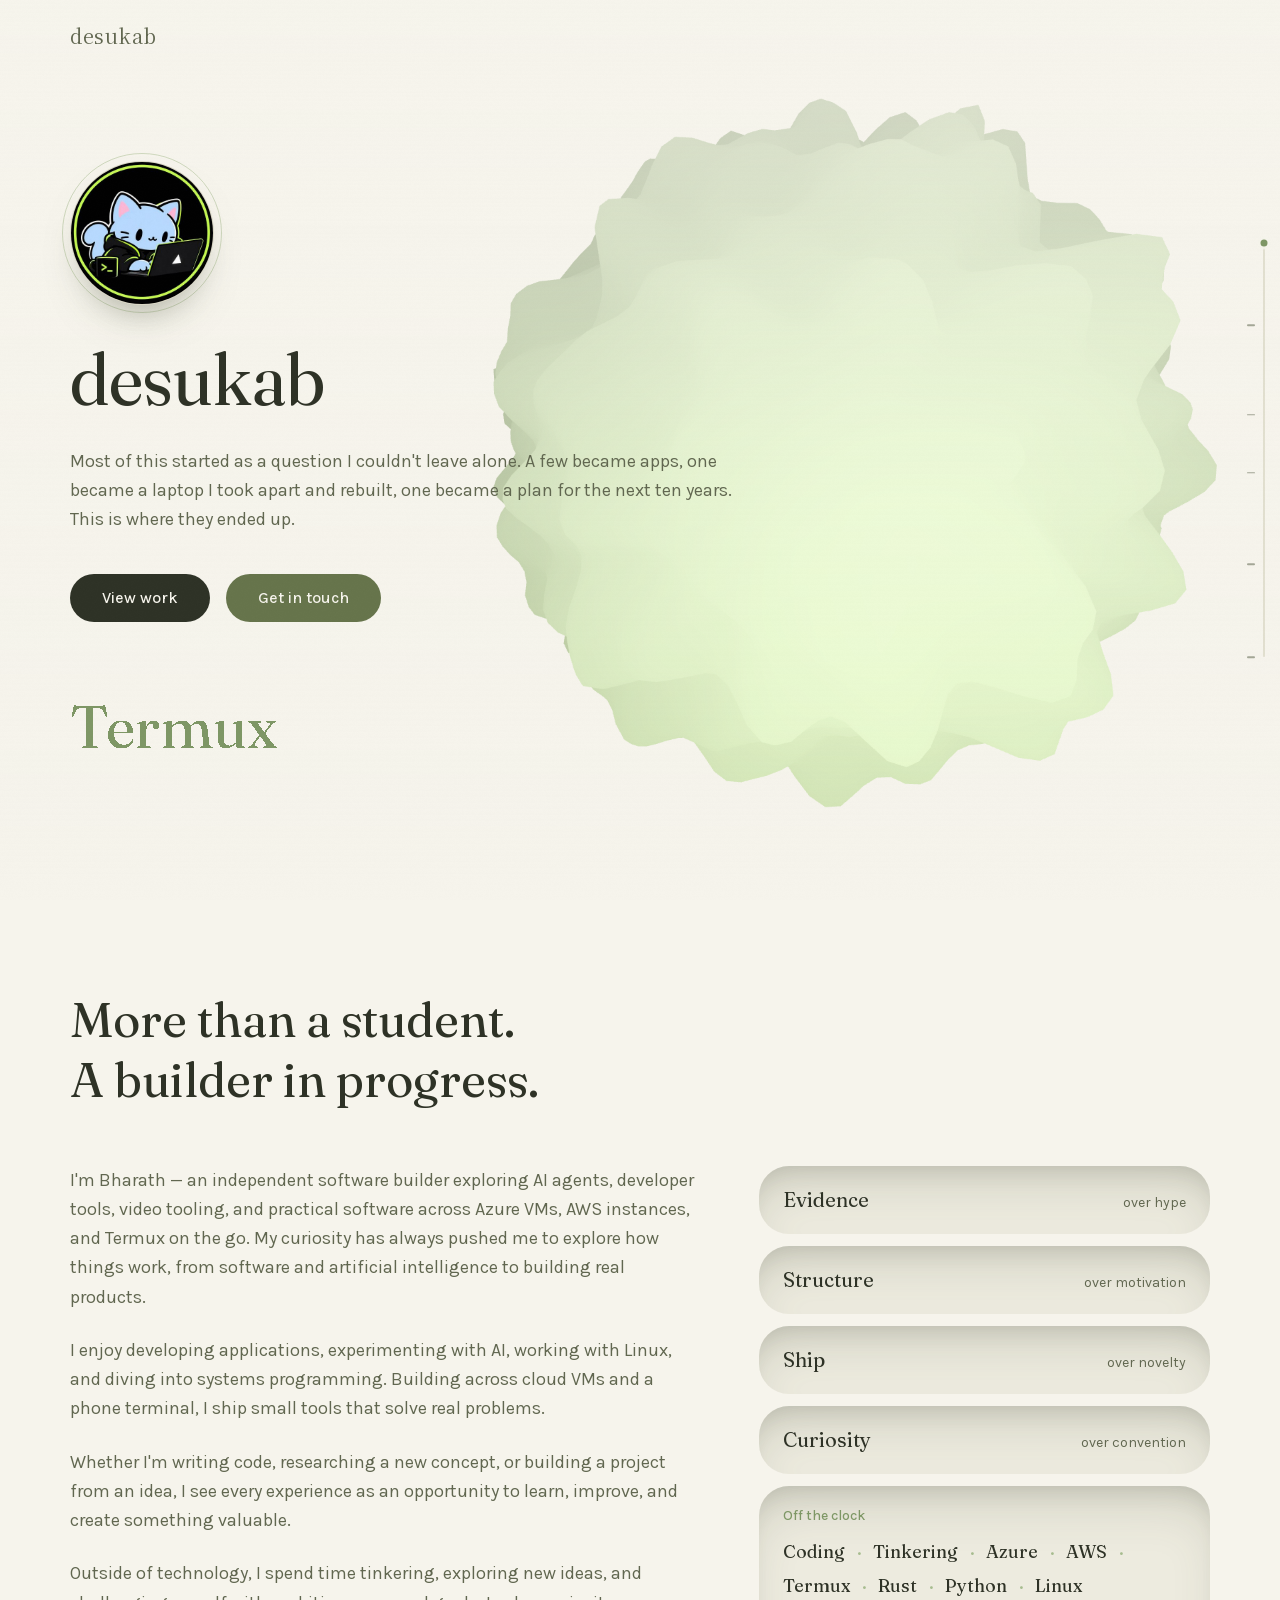
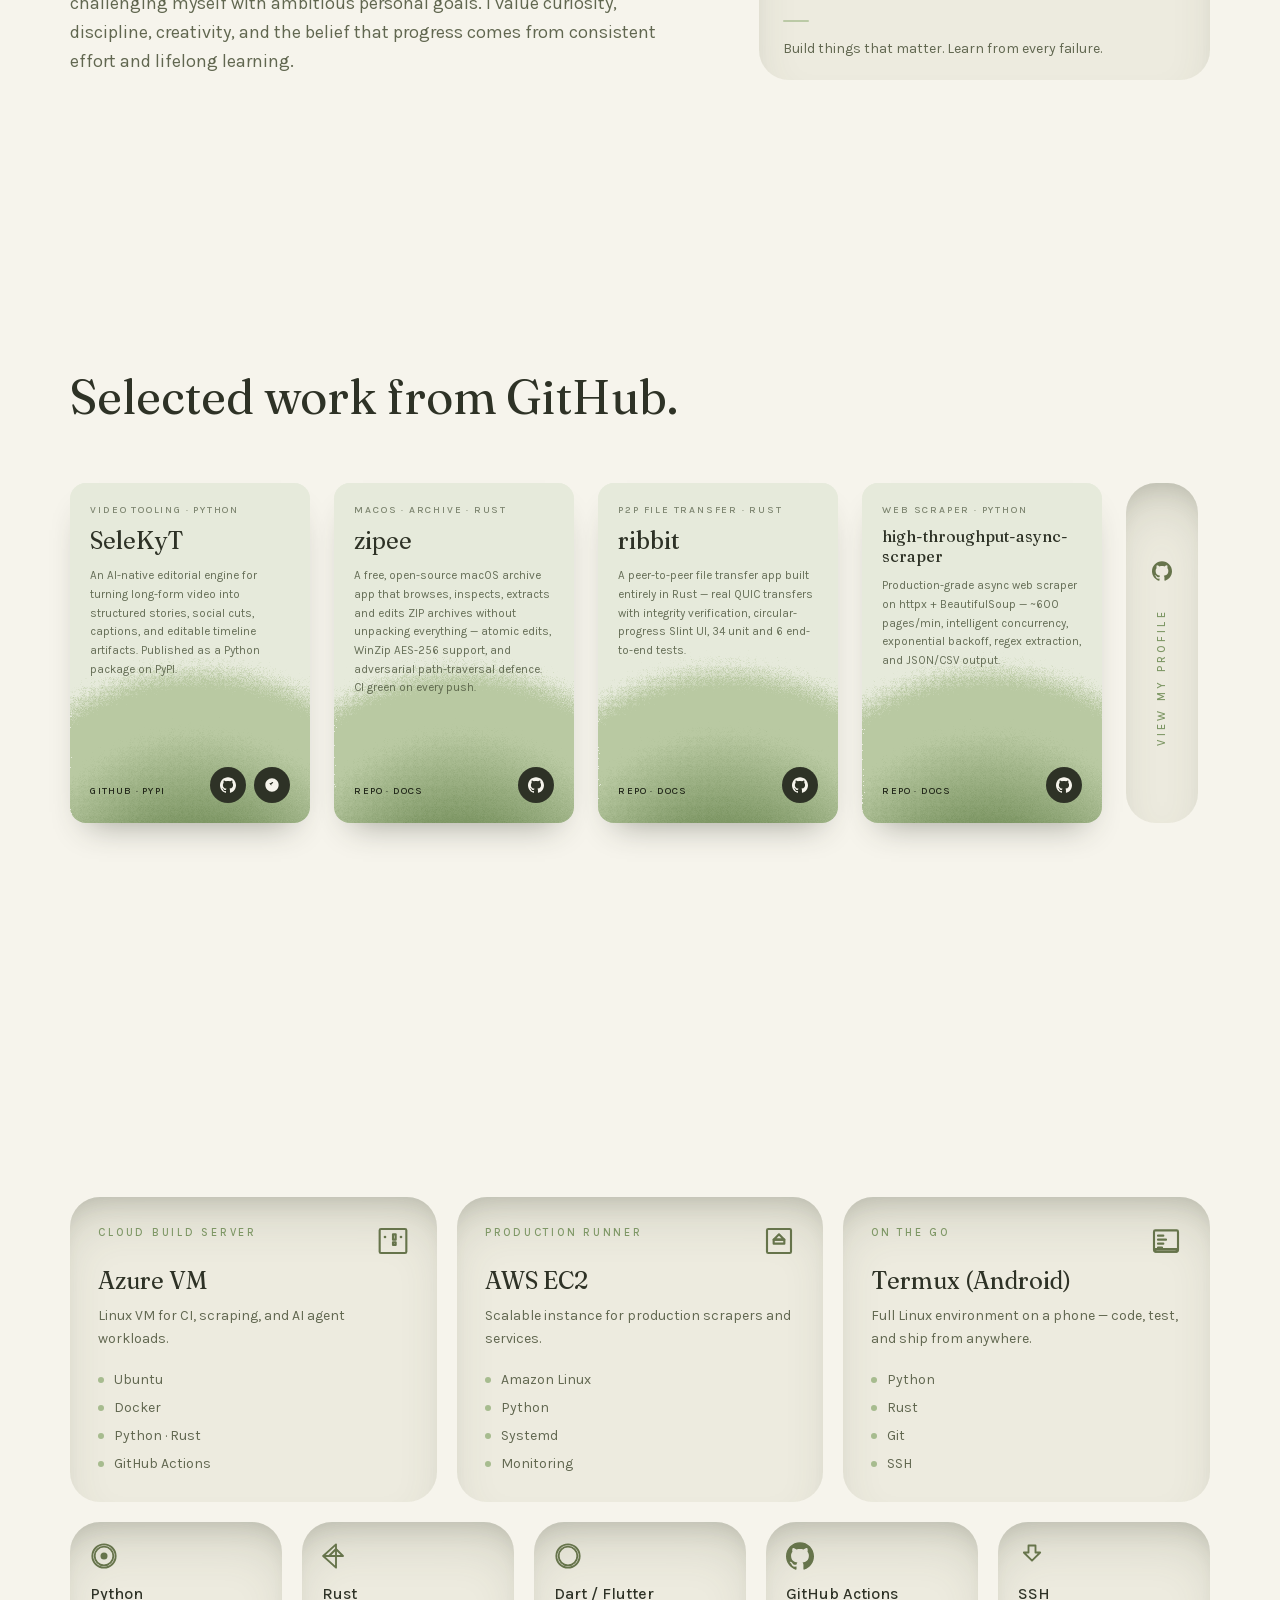
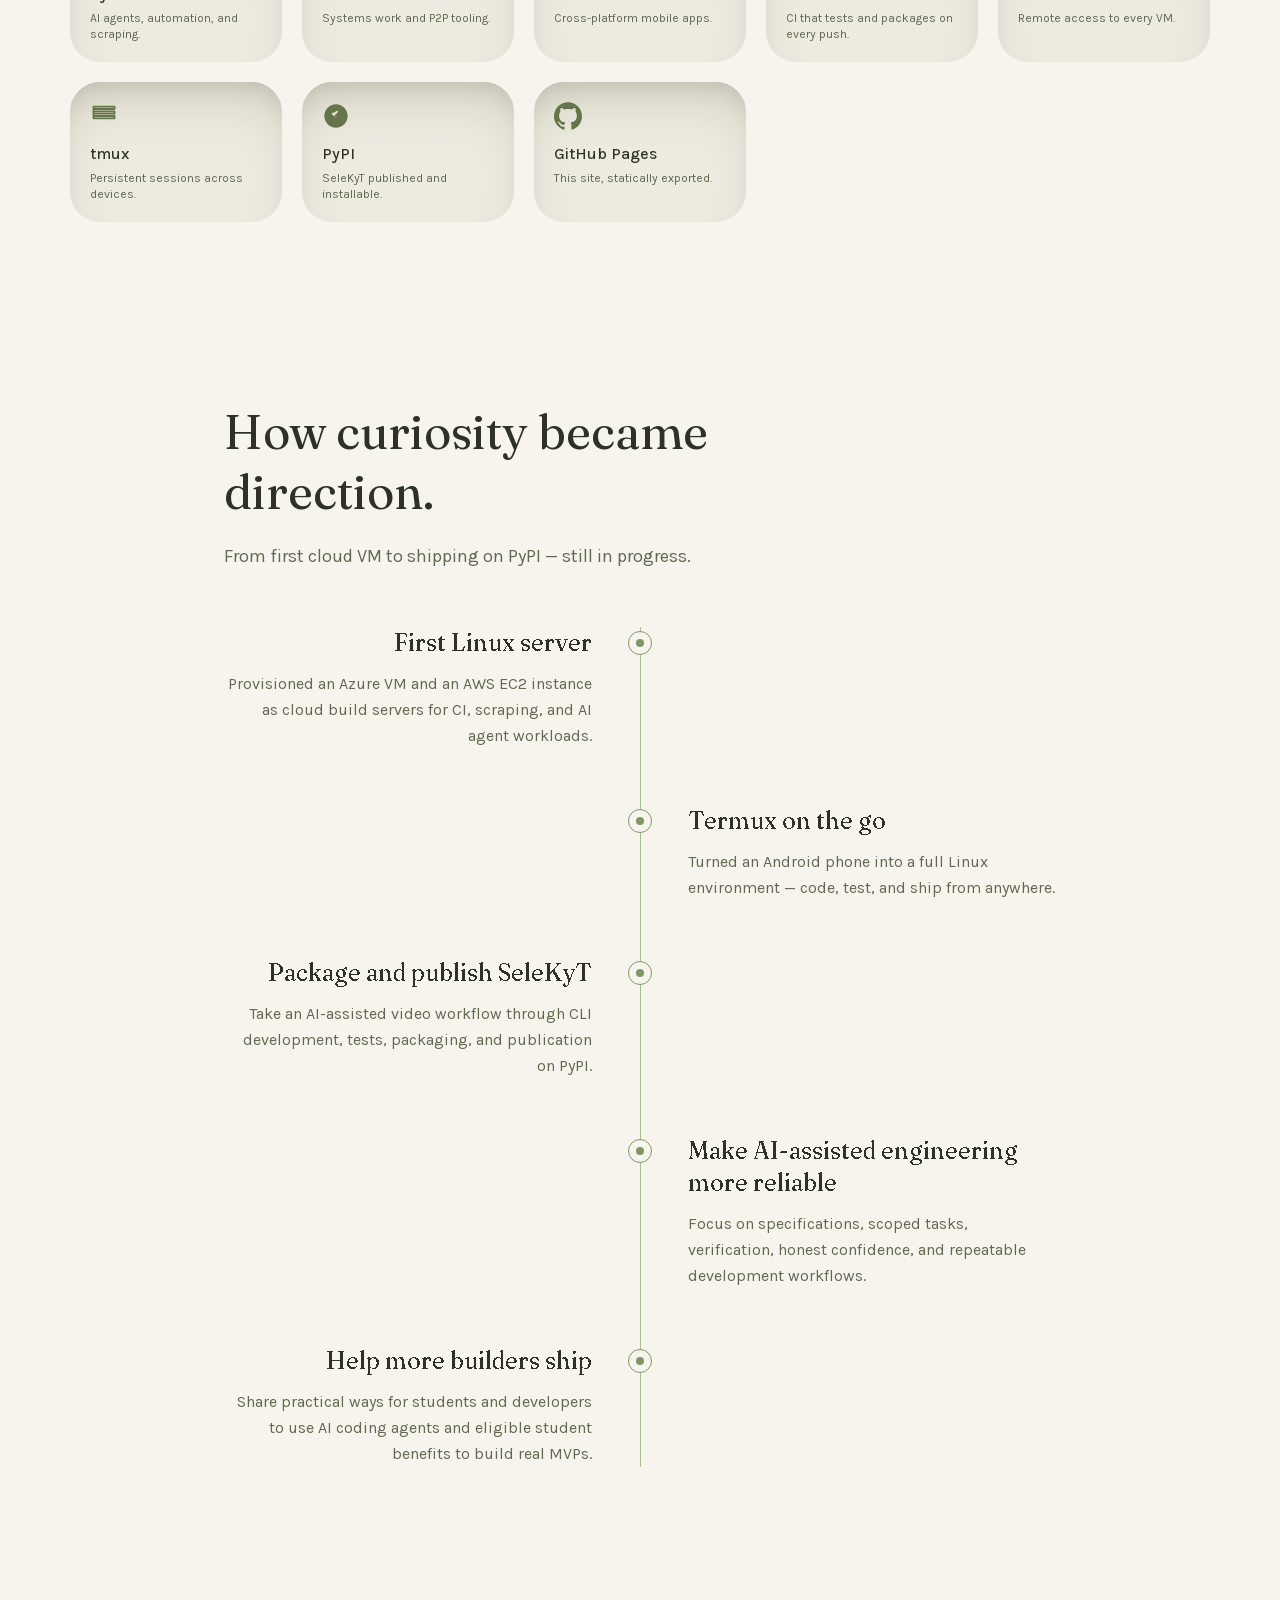
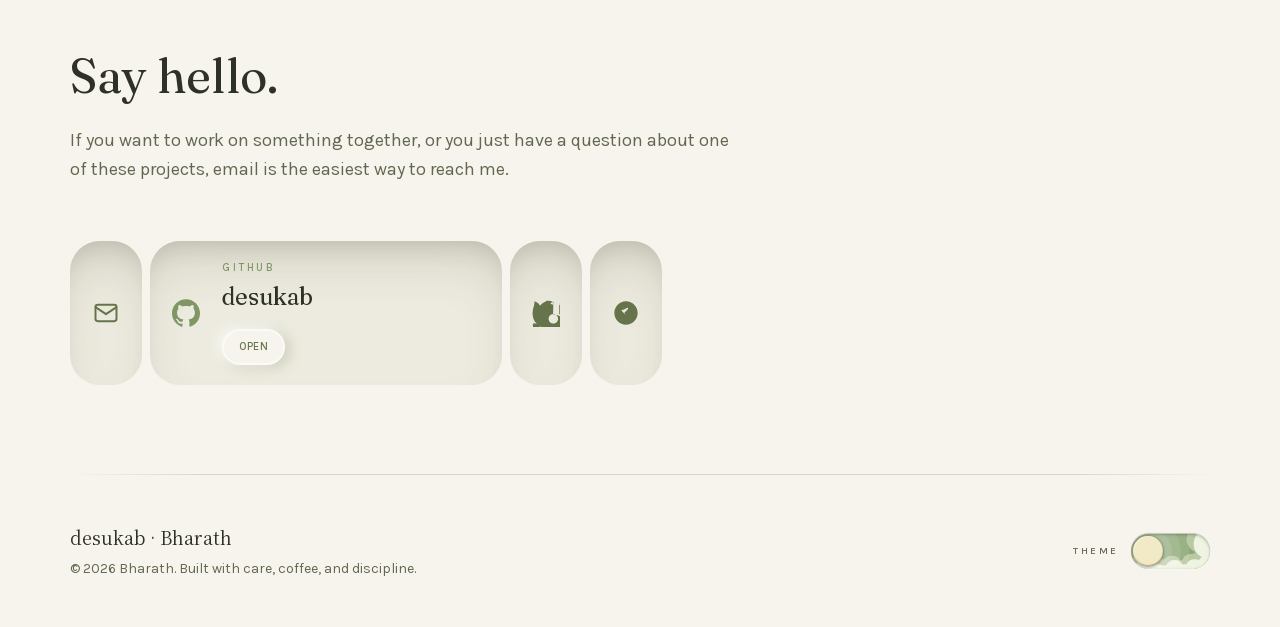
<file: index.html>
<!DOCTYPE html><html lang="en" class="fraunces_c5f41878-module__6OiOuW__variable karla_5684c44d-module__QXcO7a__variable noto_serif_kr_4eac183e-module__ISdCGG__variable h-full antialiased"><head><meta charSet="utf-8"/><meta name="viewport" content="width=device-width, initial-scale=1"/><link rel="preload" href="/_next/static/media/54fc36028e2bb174-s.p.20jfceqj9zyw9.woff2" as="font" crossorigin="" type="font/woff2"/><link rel="preload" href="/_next/static/media/680aa1e827d679d2-s.p.42ymt1gosxo71.woff2" as="font" crossorigin="" type="font/woff2"/><link rel="preload" as="image" href="/profile.png"/><link rel="stylesheet" href="/_next/static/chunks/3mpyci18k6r2_.css" data-precedence="next"/><link rel="stylesheet" href="/_next/static/chunks/0gbjmvq98qhu_.css" data-precedence="next"/><link rel="stylesheet" href="/_next/static/chunks/0ydrcgtsgv86a.css" data-precedence="next"/><link rel="preload" as="script" fetchPriority="low" href="/_next/static/chunks/0k9jd6b4-1_s2.js"/><script src="/_next/static/chunks/2kqrbujyxigm8.js" async=""></script><script src="/_next/static/chunks/0iec5q4ack_04.js" async=""></script><script src="/_next/static/chunks/0mr0fnckbkr54.js" async=""></script><script src="/_next/static/chunks/turbopack-0xpc7trhoi5d0.js" async=""></script><script src="/_next/static/chunks/05-c3ty_6dwfk.js" async=""></script><script src="/_next/static/chunks/14mrh2-p_w84d.js" async=""></script><script src="/_next/static/chunks/33t2ipm27gpvi.js" async=""></script><script src="/_next/static/chunks/3xyt402c62511.js" async=""></script><script src="/_next/static/chunks/146cjd8in403j.js" async=""></script><script src="/_next/static/chunks/12sl0jm5z3qfs.js" async=""></script><meta name="next-size-adjust" content=""/><meta name="theme-color" content="#f6f4ec" media="(prefers-color-scheme: light)"/><meta name="theme-color" content="#13160f" media="(prefers-color-scheme: dark)"/><title>desukab | Crafted to Create</title><meta name="description" content="Bharath — independent software builder working across Azure VMs, AWS instances, and Termux on the go, building AI agents, developer tools, and products in Rust and Python."/><meta name="application-name" content="desukab"/><link rel="author" href="https://desukab.github.io"/><meta name="author" content="Bharath"/><link rel="manifest" href="/manifest.webmanifest"/><meta name="creator" content="Bharath"/><link rel="canonical" href="https://desukab.github.io/"/><meta name="mobile-web-app-capable" content="yes"/><meta name="apple-mobile-web-app-title" content="desukab"/><meta name="apple-mobile-web-app-status-bar-style" content="default"/><meta property="og:title" content="desukab | Crafted to Create"/><meta property="og:description" content="Bharath — independent software builder working across Azure VMs, AWS instances, and Termux on the go, building AI agents, developer tools, and products in Rust and Python."/><meta property="og:url" content="https://desukab.github.io/"/><meta property="og:site_name" content="desukab"/><meta property="og:locale" content="en_US"/><meta property="og:image" content="https://desukab.github.io/profile.png"/><meta property="og:image:width" content="640"/><meta property="og:image:height" content="640"/><meta property="og:image:alt" content="Bharath"/><meta property="og:type" content="website"/><meta name="twitter:card" content="summary_large_image"/><meta name="twitter:title" content="desukab | Crafted to Create"/><meta name="twitter:description" content="Bharath — independent software builder working across Azure VMs, AWS instances, and Termux on the go, building AI agents, developer tools, and products in Rust and Python."/><meta name="twitter:image" content="https://desukab.github.io/profile.png"/><link rel="icon" href="/favicon.ico?favicon.1sx2uhuhaydni.ico" sizes="256x256" type="image/x-icon"/><link rel="icon" href="/icon.png?icon.3yalo1cvj3x86.png" sizes="512x512" type="image/png"/><link rel="apple-touch-icon" href="/apple-icon.png?apple-icon.25xsqagmfnhuf.png" sizes="180x180" type="image/png"/><script src="/_next/static/chunks/0cz1d0mv5g_q7.js" noModule=""></script></head><body class="min-h-full flex flex-col"><div hidden=""><!--$--><!--/$--></div><script>(function(){try{var t=localStorage.getItem('theme');if(t==='light'||t==='dark'){document.documentElement.setAttribute('data-theme',t)}}catch(e){}})();</script><script type="application/ld+json">{"@context":"https://schema.org","@graph":[{"@type":"Person","@id":"https://desukab.github.io/#person","name":"Bharath","alternateName":"desukab","url":"https://desukab.github.io","image":"https://desukab.github.io/profile.png","description":"Independent software builder based on Linux servers and mobile, at home across Azure VMs, AWS instances, and Termux on the go. Building AI agents, developer tools, video tooling, and practical software in Rust and Python.","jobTitle":"Independent software builder","homeLocation":{"@type":"Place","name":"Germany"},"knowsAbout":["AI agents","Developer tools","Python","Rust","Dart","Flutter","Linux","Arch Linux","TypeScript","Next.js","Azure","AWS","Termux"],"sameAs":["https://github.com/desukab","https://x.com/desukab","https://pypi.org/project/selekyt/"]},{"@type":"WebSite","@id":"https://desukab.github.io/#website","url":"https://desukab.github.io","name":"desukab","description":"Bharath — independent software builder working across Azure VMs, AWS instances, and Termux on the go, building AI agents, developer tools, and products in Rust and Python.","inLanguage":"en","about":{"@id":"https://desukab.github.io/#person"},"publisher":{"@id":"https://desukab.github.io/#person"}},{"@type":"ProfilePage","@id":"https://desukab.github.io/#profile","url":"https://desukab.github.io","name":"desukab | Crafted to Create","inLanguage":"en","dateModified":"2026-10-16","isPartOf":{"@id":"https://desukab.github.io/#website"},"about":{"@id":"https://desukab.github.io/#person"},"mainEntity":{"@id":"https://desukab.github.io/#person"}}]}</script><!--$?--><template id="B:0"></template><div class="flex min-h-screen flex-col items-center justify-center gap-6 bg-paper"><div class="relative" style="height:140px;width:140px" role="status" aria-label="Loading"><span class="blob-loader-fallback" aria-hidden="true"></span><!--$!--><template data-dgst="BAILOUT_TO_CLIENT_SIDE_RENDERING"></template><!--/$--></div><p class="font-label font-medium text-[11px] uppercase tracking-[0.35em] text-ink-soft">Loading</p></div><!--/$--><script>requestAnimationFrame(function(){$RT=performance.now()});</script><script src="/_next/static/chunks/0k9jd6b4-1_s2.js" id="_R_" async=""></script><div hidden id="S:0"><main><div class="pointer-events-none fixed inset-0 -z-10" aria-hidden="true"><!--$!--><template data-dgst="BAILOUT_TO_CLIENT_SIDE_RENDERING"></template><!--/$--></div><header class="pointer-events-none fixed inset-x-0 top-0 z-40" style="opacity:0;transform:translateY(-12px)"><div class="shell flex items-start justify-between gap-3 py-4"><div class="pointer-events-auto pt-1.5"><div class="relative"><a href="#home" class="relative inline-flex font-kr text-xl tracking-wide transition-colors duration-500 ease-out hover:text-matcha-deep text-ink-soft" style="text-shadow:none;transition:text-shadow 0.5s ease, color 0.5s ease"><span class="invisible font-semibold" aria-hidden="true">desukab</span><span class="absolute inset-0 font-semibold"><span aria-hidden="true" class="absolute inset-0 font-normal transition-opacity duration-500 ease-out" style="opacity:1">desukab</span><span class="transition-opacity duration-500 ease-out" style="opacity:0">desukab</span></span></a></div></div><div class="pointer-events-auto"><div class="sm:hidden"><button type="button" aria-expanded="false" aria-controls="phone-index" class="relative z-[2] flex h-11 items-center gap-2.5 text-[15px] font-medium text-ink" style="text-shadow:0 0 12px var(--paper), 0 0 4px var(--paper), 0 0 2px var(--paper)"><span class="relative"><span class="">Index</span><span class="absolute inset-0 invisible">Close</span></span><span class="block h-px bg-matcha-deep transition-[width] duration-500 ease-[cubic-bezier(0.22,1,0.36,1)] w-3.5" aria-hidden="true"></span></button></div></div></div></header><div class="scroll-rail" data-dragging="false" data-open="false"><div class="scroll-rail__track"><span class="scroll-rail__thumb" style="height:100%;transform:scaleY(0)"></span><span class="scroll-rail__bead" style="top:0%"></span><nav aria-label="Sections"></nav></div></div><section id="home" class="relative flex min-h-[100svh] w-full flex-col justify-center overflow-hidden"><div class="absolute inset-0 z-[1] bg-gradient-to-b from-paper/70 via-paper/30 to-paper/0"></div><div class="shell relative z-10 pt-[clamp(6rem,13vh,8.5rem)] pb-[clamp(3.5rem,10vh,8rem)]"><div class="mb-9" style="opacity:0;transform:scale(0.9)"><div class="relative h-32 w-32 sm:h-36 sm:w-36"><div class="absolute -inset-2 rounded-full border border-matcha/50"></div><div class="relative h-full w-full overflow-hidden rounded-full border border-line bg-paper-2 shadow-[0_22px_40px_-20px_rgba(69,77,51,0.55)]"><img alt="Bharath" width="288" height="288" decoding="async" data-nimg="1" class="h-full w-full object-cover" style="color:transparent" src="/profile.png"/></div></div></div><h1 class="max-w-4xl font-serif text-5xl leading-[1.08] text-ink sm:text-6xl lg:text-7xl"><span class="mr-[0.25em] inline-block last:mr-0" style="opacity:0;transform:translateY(34px)">desukab</span></h1><p class="mt-7 max-w-2xl text-lg leading-relaxed text-ink-soft" style="opacity:0;transform:translateY(24px)">Most of this started as a question I couldn&#x27;t leave alone. A few became apps, one became a laptop I took apart and rebuilt, one became a plan for the next ten years. This is where they ended up.</p><div class="mt-10 flex flex-wrap items-center gap-4" style="opacity:0"><a href="#work" class="btn-sweep font-medium"><span class="btn-sweep-content">View work</span></a><a href="#contact" class="btn-sweep btn-sweep--soft font-medium"><span class="btn-sweep-content">Get in touch</span></a></div><div class="mt-16" style="opacity:0"><div class="relative h-20"><svg class="absolute h-0 w-0" aria-hidden="true" focusable="false"><defs><filter id="threshold"><feColorMatrix in="SourceGraphic" type="matrix" values="1 0 0 0 0 0 1 0 0 0 0 0 1 0 0 0 0 0 255 -140"></feColorMatrix></filter></defs></svg><div class="flex h-full items-center justify-start" style="filter:url(#threshold)"><span class="absolute inline-block select-none left-0 text-left font-serif text-4xl text-matcha-deep sm:text-5xl md:text-6xl"></span><span class="absolute inline-block select-none left-0 text-left font-serif text-4xl text-matcha-deep sm:text-5xl md:text-6xl"></span></div></div></div></div></section><section id="about" class="shell shell-y scroll-mt-24"><div class="mb-14 max-w-2xl"><div style="opacity:0;transform:translateY(28px)"><h2 class="font-serif text-4xl leading-tight text-ink md:text-5xl">More than a student.<br/>A builder in progress.</h2></div></div><div class="grid gap-x-[clamp(2.5rem,4.5vw,5rem)] gap-y-16 lg:grid-cols-[minmax(0,1.4fr)_minmax(0,1fr)]"><div class="max-w-2xl space-y-6 text-lg leading-relaxed text-ink-soft"><div style="opacity:0;transform:translateY(28px)"><p>I&#x27;m Bharath — an independent software builder exploring AI agents, developer tools, video tooling, and practical software across Azure VMs, AWS instances, and Termux on the go. My curiosity has always pushed me to explore how things work, from software and artificial intelligence to building real products.</p></div><div style="opacity:0;transform:translateY(28px)"><p>I enjoy developing applications, experimenting with AI, working with Linux, and diving into systems programming. Building across cloud VMs and a phone terminal, I ship small tools that solve real problems.</p></div><div style="opacity:0;transform:translateY(28px)"><p>Whether I&#x27;m writing code, researching a new concept, or building a project from an idea, I see every experience as an opportunity to learn, improve, and create something valuable.</p></div><div style="opacity:0;transform:translateY(28px)"><p>Outside of technology, I spend time tinkering, exploring new ideas, and challenging myself with ambitious personal goals. I value curiosity, discipline, creativity, and the belief that progress comes from consistent effort and lifelong learning.</p></div><div style="opacity:0;transform:translateY(28px)"><p>I&#x27;m still at the beginning of my journey, but I&#x27;m focused on building things that matter, combining technology, science, and innovation to shape the future.</p></div></div><div class="lg:self-start"><div class="space-y-3"><div class="card-inset card-sweep group flex items-baseline gap-5 px-6 py-5" style="opacity:0;transform:translateY(28px)"><span class="font-serif text-xl text-ink">Evidence</span><span class="ml-auto text-sm text-ink-soft">over hype</span></div><div class="card-inset card-sweep group flex items-baseline gap-5 px-6 py-5" style="opacity:0;transform:translateY(28px)"><span class="font-serif text-xl text-ink">Structure</span><span class="ml-auto text-sm text-ink-soft">over motivation</span></div><div class="card-inset card-sweep group flex items-baseline gap-5 px-6 py-5" style="opacity:0;transform:translateY(28px)"><span class="font-serif text-xl text-ink">Ship</span><span class="ml-auto text-sm text-ink-soft">over novelty</span></div><div class="card-inset card-sweep group flex items-baseline gap-5 px-6 py-5" style="opacity:0;transform:translateY(28px)"><span class="font-serif text-xl text-ink">Curiosity</span><span class="ml-auto text-sm text-ink-soft">over convention</span></div><div class="card-inset card-sweep group px-6 py-5" style="opacity:0;transform:translateY(28px)"><h3 class="text-sm font-medium text-matcha-deep">Off the clock</h3><ul class="mt-3 flex flex-wrap items-baseline gap-x-3 gap-y-1.5 font-serif text-lg text-ink"><li class="flex items-baseline"><span class="whitespace-nowrap">Coding</span><span class="ml-3 text-matcha" aria-hidden="true">·</span></li><li class="flex items-baseline"><span class="whitespace-nowrap">Tinkering</span><span class="ml-3 text-matcha" aria-hidden="true">·</span></li><li class="flex items-baseline"><span class="whitespace-nowrap">Azure</span><span class="ml-3 text-matcha" aria-hidden="true">·</span></li><li class="flex items-baseline"><span class="whitespace-nowrap">AWS</span><span class="ml-3 text-matcha" aria-hidden="true">·</span></li><li class="flex items-baseline"><span class="whitespace-nowrap">Termux</span><span class="ml-3 text-matcha" aria-hidden="true">·</span></li><li class="flex items-baseline"><span class="whitespace-nowrap">Rust</span><span class="ml-3 text-matcha" aria-hidden="true">·</span></li><li class="flex items-baseline"><span class="whitespace-nowrap">Python</span><span class="ml-3 text-matcha" aria-hidden="true">·</span></li><li class="flex items-baseline"><span class="whitespace-nowrap">Linux</span></li></ul><hr class="rule-mark mt-5 text-matcha" aria-hidden="true"/><p class="mt-4 text-sm leading-relaxed text-ink-soft">Build things that matter. Learn from every failure.</p></div></div></div></div></section><section id="projects" class="shell shell-y scroll-mt-24"><div class="mb-14 max-w-2xl"><div style="opacity:0;transform:translateY(28px)"><h2 class="font-serif text-4xl leading-tight text-ink md:text-5xl">Selected work from GitHub.</h2></div></div><div class="flex flex-wrap justify-center gap-2 md:justify-start md:gap-6"><div style="opacity:0;transform:translateY(28px)"><div class="h-[210px] w-[148px] min-[384px]:h-[230px] min-[384px]:w-[162px] min-[430px]:h-[261px] min-[430px]:w-[184px] md:h-[340px] md:w-[240px]"><div class="origin-top-left scale-[0.6167] min-[384px]:scale-[0.675] min-[430px]:scale-[0.7667] md:scale-100"><div class="group/card relative h-[340px] w-[240px] overflow-hidden rounded-2xl bg-[var(--project-fill)] shadow-[0_18px_32px_-18px_rgba(46,50,38,0.45)]"><svg class="absolute h-0 w-0" aria-hidden="true" focusable="false"><filter id="project-noise-01"><feTurbulence type="turbulence" baseFrequency="0.9" numOctaves="2" seed="1" stitchTiles="stitch" result="turbulence"></feTurbulence><feDisplacementMap in="SourceGraphic" in2="turbulence" scale="30" xChannelSelector="R" yChannelSelector="G"></feDisplacementMap></filter></svg><div class="project-arc-glow absolute inset-0" aria-hidden="true"><div class="project-arc absolute -inset-[5%]" style="filter:url(#project-noise-01)"></div></div><div class="relative flex h-full flex-col p-5"><span class="text-[10px] font-medium uppercase tracking-[0.18em] text-[var(--project-fg-soft)]/70">Video tooling · Python</span><span class="mt-2 font-serif leading-tight break-words hyphens-auto text-[var(--project-fg)] transition-[letter-spacing] duration-700 ease-[cubic-bezier(0.22,1,0.36,1)] group-hover/card:tracking-[0.01em] text-2xl">SeleKyT</span><span class="mt-2.5 text-[11.5px] leading-relaxed text-[var(--project-fg-soft)]/85">An AI-native editorial engine for turning long-form video into structured stories, social cuts, captions, and editable timeline artifacts. Published as a Python package on PyPI.</span><div class="mt-auto flex items-end justify-between"><span class="pb-1 text-[10px] font-medium uppercase tracking-[0.12em] text-[var(--project-arc-ink)]">GitHub · PyPI</span><div class="flex gap-2"><a href="https://github.com/desukab/selektyt" target="_blank" rel="noopener noreferrer" aria-label="SeleKyT on GitHub" class="flex h-9 w-9 items-center justify-center rounded-full bg-[var(--project-btn-bg)] text-[var(--project-btn-fg)] transition-colors duration-300 hover:bg-[var(--project-arc-ink)]"><svg viewBox="0 0 24 24" class="h-4 w-4" fill="currentColor"><path d="M12 .297c-6.63 0-12 5.373-12 12 0 5.303 3.438 9.8 8.205 11.385.6.113.82-.258.82-.577 0-.285-.01-1.04-.015-2.04-3.338.724-4.042-1.61-4.042-1.61C4.422 18.07 3.633 17.7 3.633 17.7c-1.087-.744.084-.729.084-.729 1.205.084 1.838 1.236 1.838 1.236 1.07 1.835 2.809 1.305 3.495.998.108-.776.417-1.305.76-1.605-2.665-.3-5.466-1.332-5.466-5.93 0-1.31.465-2.38 1.235-3.22-.135-.303-.54-1.523.105-3.176 0 0 1.005-.322 3.3 1.23.96-.267 1.98-.399 3-.405 1.02.006 2.04.138 3 .405 2.28-1.552 3.285-1.23 3.285-1.23.645 1.653.24 2.873.12 3.176.765.84 1.23 1.91 1.23 3.22 0 4.61-2.805 5.625-5.475 5.92.42.36.81 1.096.81 2.22 0 1.606-.015 2.896-.015 3.286 0 .315.21.69.825.57C20.565 22.092 24 17.592 24 12.297c0-6.627-5.373-12-12-12"></path></svg></a><a href="https://pypi.org/project/selekyt/" target="_blank" rel="noopener noreferrer" aria-label="SeleKyT on PyPI" class="flex h-9 w-9 items-center justify-center rounded-full bg-[var(--project-btn-bg)] text-[var(--project-btn-fg)] transition-colors duration-300 hover:bg-[var(--project-arc-ink)]"><svg viewBox="0 0 24 24" class="h-4 w-4" fill="currentColor"><path d="M12 2c5.523 0 10 4.477 10 10s-4.477 10-10 10S2 17.523 2 12 6.477 2 12 2zm1.546 13.295L10.443 12l3.103-3.295a.667.667 0 0 0 .121-.938.674.674 0 0 0-.938-.12L9.408 9.336l-.001-.001c-.25-.276-.7-.282-.949-.023-.275.275-.028.7-.002.949l2.65 2.82a.68.68 0 0 0 .443.195c.168 0 .335-.063.466-.175z"></path></svg></a></div></div></div></div></div></div></div><div style="opacity:0;transform:translateY(28px)"><div class="h-[210px] w-[148px] min-[384px]:h-[230px] min-[384px]:w-[162px] min-[430px]:h-[261px] min-[430px]:w-[184px] md:h-[340px] md:w-[240px]"><div class="origin-top-left scale-[0.6167] min-[384px]:scale-[0.675] min-[430px]:scale-[0.7667] md:scale-100"><div class="group/card relative h-[340px] w-[240px] overflow-hidden rounded-2xl bg-[var(--project-fill)] shadow-[0_18px_32px_-18px_rgba(46,50,38,0.45)]"><svg class="absolute h-0 w-0" aria-hidden="true" focusable="false"><filter id="project-noise-02"><feTurbulence type="turbulence" baseFrequency="0.9" numOctaves="2" seed="2" stitchTiles="stitch" result="turbulence"></feTurbulence><feDisplacementMap in="SourceGraphic" in2="turbulence" scale="30" xChannelSelector="R" yChannelSelector="G"></feDisplacementMap></filter></svg><div class="project-arc-glow absolute inset-0" aria-hidden="true"><div class="project-arc absolute -inset-[5%]" style="filter:url(#project-noise-02)"></div></div><div class="relative flex h-full flex-col p-5"><span class="text-[10px] font-medium uppercase tracking-[0.18em] text-[var(--project-fg-soft)]/70">macOS · Archive · Rust</span><span class="mt-2 font-serif leading-tight break-words hyphens-auto text-[var(--project-fg)] transition-[letter-spacing] duration-700 ease-[cubic-bezier(0.22,1,0.36,1)] group-hover/card:tracking-[0.01em] text-2xl">zipee</span><span class="mt-2.5 text-[11.5px] leading-relaxed text-[var(--project-fg-soft)]/85">A free, open-source macOS archive app that browses, inspects, extracts and edits ZIP archives without unpacking everything — atomic edits, WinZip AES-256 support, and adversarial path-traversal defence. CI green on every push.</span><div class="mt-auto flex items-end justify-between"><span class="pb-1 text-[10px] font-medium uppercase tracking-[0.12em] text-[var(--project-arc-ink)]">Repo · Docs</span><div class="flex gap-2"><a href="https://github.com/desukab/zipee" target="_blank" rel="noopener noreferrer" aria-label="zipee on GitHub" class="flex h-9 w-9 items-center justify-center rounded-full bg-[var(--project-btn-bg)] text-[var(--project-btn-fg)] transition-colors duration-300 hover:bg-[var(--project-arc-ink)]"><svg viewBox="0 0 24 24" class="h-4 w-4" fill="currentColor"><path d="M12 .297c-6.63 0-12 5.373-12 12 0 5.303 3.438 9.8 8.205 11.385.6.113.82-.258.82-.577 0-.285-.01-1.04-.015-2.04-3.338.724-4.042-1.61-4.042-1.61C4.422 18.07 3.633 17.7 3.633 17.7c-1.087-.744.084-.729.084-.729 1.205.084 1.838 1.236 1.838 1.236 1.07 1.835 2.809 1.305 3.495.998.108-.776.417-1.305.76-1.605-2.665-.3-5.466-1.332-5.466-5.93 0-1.31.465-2.38 1.235-3.22-.135-.303-.54-1.523.105-3.176 0 0 1.005-.322 3.3 1.23.96-.267 1.98-.399 3-.405 1.02.006 2.04.138 3 .405 2.28-1.552 3.285-1.23 3.285-1.23.645 1.653.24 2.873.12 3.176.765.84 1.23 1.91 1.23 3.22 0 4.61-2.805 5.625-5.475 5.92.42.36.81 1.096.81 2.22 0 1.606-.015 2.896-.015 3.286 0 .315.21.69.825.57C20.565 22.092 24 17.592 24 12.297c0-6.627-5.373-12-12-12"></path></svg></a></div></div></div></div></div></div></div><div style="opacity:0;transform:translateY(28px)"><div class="h-[210px] w-[148px] min-[384px]:h-[230px] min-[384px]:w-[162px] min-[430px]:h-[261px] min-[430px]:w-[184px] md:h-[340px] md:w-[240px]"><div class="origin-top-left scale-[0.6167] min-[384px]:scale-[0.675] min-[430px]:scale-[0.7667] md:scale-100"><div class="group/card relative h-[340px] w-[240px] overflow-hidden rounded-2xl bg-[var(--project-fill)] shadow-[0_18px_32px_-18px_rgba(46,50,38,0.45)]"><svg class="absolute h-0 w-0" aria-hidden="true" focusable="false"><filter id="project-noise-03"><feTurbulence type="turbulence" baseFrequency="0.9" numOctaves="2" seed="3" stitchTiles="stitch" result="turbulence"></feTurbulence><feDisplacementMap in="SourceGraphic" in2="turbulence" scale="30" xChannelSelector="R" yChannelSelector="G"></feDisplacementMap></filter></svg><div class="project-arc-glow absolute inset-0" aria-hidden="true"><div class="project-arc absolute -inset-[5%]" style="filter:url(#project-noise-03)"></div></div><div class="relative flex h-full flex-col p-5"><span class="text-[10px] font-medium uppercase tracking-[0.18em] text-[var(--project-fg-soft)]/70">P2P file transfer · Rust</span><span class="mt-2 font-serif leading-tight break-words hyphens-auto text-[var(--project-fg)] transition-[letter-spacing] duration-700 ease-[cubic-bezier(0.22,1,0.36,1)] group-hover/card:tracking-[0.01em] text-2xl">ribbit</span><span class="mt-2.5 text-[11.5px] leading-relaxed text-[var(--project-fg-soft)]/85">A peer-to-peer file transfer app built entirely in Rust — real QUIC transfers with integrity verification, circular-progress Slint UI, 34 unit and 6 end-to-end tests.</span><div class="mt-auto flex items-end justify-between"><span class="pb-1 text-[10px] font-medium uppercase tracking-[0.12em] text-[var(--project-arc-ink)]">Repo · Docs</span><div class="flex gap-2"><a href="https://github.com/desukab/ribbit" target="_blank" rel="noopener noreferrer" aria-label="ribbit on GitHub" class="flex h-9 w-9 items-center justify-center rounded-full bg-[var(--project-btn-bg)] text-[var(--project-btn-fg)] transition-colors duration-300 hover:bg-[var(--project-arc-ink)]"><svg viewBox="0 0 24 24" class="h-4 w-4" fill="currentColor"><path d="M12 .297c-6.63 0-12 5.373-12 12 0 5.303 3.438 9.8 8.205 11.385.6.113.82-.258.82-.577 0-.285-.01-1.04-.015-2.04-3.338.724-4.042-1.61-4.042-1.61C4.422 18.07 3.633 17.7 3.633 17.7c-1.087-.744.084-.729.084-.729 1.205.084 1.838 1.236 1.838 1.236 1.07 1.835 2.809 1.305 3.495.998.108-.776.417-1.305.76-1.605-2.665-.3-5.466-1.332-5.466-5.93 0-1.31.465-2.38 1.235-3.22-.135-.303-.54-1.523.105-3.176 0 0 1.005-.322 3.3 1.23.96-.267 1.98-.399 3-.405 1.02.006 2.04.138 3 .405 2.28-1.552 3.285-1.23 3.285-1.23.645 1.653.24 2.873.12 3.176.765.84 1.23 1.91 1.23 3.22 0 4.61-2.805 5.625-5.475 5.92.42.36.81 1.096.81 2.22 0 1.606-.015 2.896-.015 3.286 0 .315.21.69.825.57C20.565 22.092 24 17.592 24 12.297c0-6.627-5.373-12-12-12"></path></svg></a></div></div></div></div></div></div></div><div class="flex w-full flex-col items-center gap-3 md:w-auto md:flex-row md:flex-wrap md:justify-start md:gap-6" style="opacity:0;transform:translateY(28px)"><div class="h-[210px] w-[148px] min-[384px]:h-[230px] min-[384px]:w-[162px] min-[430px]:h-[261px] min-[430px]:w-[184px] md:h-[340px] md:w-[240px]"><div class="origin-top-left scale-[0.6167] min-[384px]:scale-[0.675] min-[430px]:scale-[0.7667] md:scale-100"><div class="group/card relative h-[340px] w-[240px] overflow-hidden rounded-2xl bg-[var(--project-fill)] shadow-[0_18px_32px_-18px_rgba(46,50,38,0.45)]"><svg class="absolute h-0 w-0" aria-hidden="true" focusable="false"><filter id="project-noise-04"><feTurbulence type="turbulence" baseFrequency="0.9" numOctaves="2" seed="4" stitchTiles="stitch" result="turbulence"></feTurbulence><feDisplacementMap in="SourceGraphic" in2="turbulence" scale="30" xChannelSelector="R" yChannelSelector="G"></feDisplacementMap></filter></svg><div class="project-arc-glow absolute inset-0" aria-hidden="true"><div class="project-arc absolute -inset-[5%]" style="filter:url(#project-noise-04)"></div></div><div class="relative flex h-full flex-col p-5"><span class="text-[10px] font-medium uppercase tracking-[0.18em] text-[var(--project-fg-soft)]/70">Web scraper · Python</span><span class="mt-2 font-serif leading-tight break-words hyphens-auto text-[var(--project-fg)] transition-[letter-spacing] duration-700 ease-[cubic-bezier(0.22,1,0.36,1)] group-hover/card:tracking-[0.01em] text-base">high-throughput-async-scraper</span><span class="mt-2.5 text-[11.5px] leading-relaxed text-[var(--project-fg-soft)]/85">Production-grade async web scraper on httpx + BeautifulSoup — ~600 pages/min, intelligent concurrency, exponential backoff, regex extraction, and JSON/CSV output.</span><div class="mt-auto flex items-end justify-between"><span class="pb-1 text-[10px] font-medium uppercase tracking-[0.12em] text-[var(--project-arc-ink)]">Repo · Docs</span><div class="flex gap-2"><a href="https://github.com/desukab/high-throughput-async-scraper" target="_blank" rel="noopener noreferrer" aria-label="scraper on GitHub" class="flex h-9 w-9 items-center justify-center rounded-full bg-[var(--project-btn-bg)] text-[var(--project-btn-fg)] transition-colors duration-300 hover:bg-[var(--project-arc-ink)]"><svg viewBox="0 0 24 24" class="h-4 w-4" fill="currentColor"><path d="M12 .297c-6.63 0-12 5.373-12 12 0 5.303 3.438 9.8 8.205 11.385.6.113.82-.258.82-.577 0-.285-.01-1.04-.015-2.04-3.338.724-4.042-1.61-4.042-1.61C4.422 18.07 3.633 17.7 3.633 17.7c-1.087-.744.084-.729.084-.729 1.205.084 1.838 1.236 1.838 1.236 1.07 1.835 2.809 1.305 3.495.998.108-.776.417-1.305.76-1.605-2.665-.3-5.466-1.332-5.466-5.93 0-1.31.465-2.38 1.235-3.22-.135-.303-.54-1.523.105-3.176 0 0 1.005-.322 3.3 1.23.96-.267 1.98-.399 3-.405 1.02.006 2.04.138 3 .405 2.28-1.552 3.285-1.23 3.285-1.23.645 1.653.24 2.873.12 3.176.765.84 1.23 1.91 1.23 3.22 0 4.61-2.805 5.625-5.475 5.92.42.36.81 1.096.81 2.22 0 1.606-.015 2.896-.015 3.286 0 .315.21.69.825.57C20.565 22.092 24 17.592 24 12.297c0-6.627-5.373-12-12-12"></path></svg></a></div></div></div></div></div></div><a href="https://github.com/desukab" target="_blank" rel="noopener noreferrer" aria-label="View my GitHub profile" class="card-inset card-sweep group flex w-full flex-row items-center justify-center gap-4 py-5 md:h-[340px] md:w-[72px] md:flex-col md:gap-7"><span class="text-olive transition-colors duration-300 group-hover:text-matcha-deep"><svg viewBox="0 0 24 24" class="h-5 w-5" fill="currentColor"><path d="M12 .297c-6.63 0-12 5.373-12 12 0 5.303 3.438 9.8 8.205 11.385.6.113.82-.258.82-.577 0-.285-.01-1.04-.015-2.04-3.338.724-4.042-1.61-4.042-1.61C4.422 18.07 3.633 17.7 3.633 17.7c-1.087-.744.084-.729.084-.729 1.205.084 1.838 1.236 1.838 1.236 1.07 1.835 2.809 1.305 3.495.998.108-.776.417-1.305.76-1.605-2.665-.3-5.466-1.332-5.466-5.93 0-1.31.465-2.38 1.235-3.22-.135-.303-.54-1.523.105-3.176 0 0 1.005-.322 3.3 1.23.96-.267 1.98-.399 3-.405 1.02.006 2.04.138 3 .405 2.28-1.552 3.285-1.23 3.285-1.23.645 1.653.24 2.873.12 3.176.765.84 1.23 1.91 1.23 3.22 0 4.61-2.805 5.625-5.475 5.92.42.36.81 1.096.81 2.22 0 1.606-.015 2.896-.015 3.286 0 .315.21.69.825.57C20.565 22.092 24 17.592 24 12.297c0-6.627-5.373-12-12-12"></path></svg></span><span class="font-label font-medium text-[11px] uppercase tracking-[0.3em] text-matcha-deep md:[writing-mode:vertical-rl] md:rotate-180">View my profile</span></a></div></div></section><section id="stack" class="shell shell-y scroll-mt-24"><div class="mb-14 max-w-2xl"><div style="opacity:0;transform:translateY(28px)"><h2 class="font-serif text-4xl leading-tight text-ink md:text-5xl">The stack I build on.</h2></div><div style="opacity:0;transform:translateY(28px)"><p class="mt-5 text-lg leading-relaxed text-ink-soft">Tools, not magic. AI helps accelerate the work; tests and direct verification help keep it honest.</p></div></div><div class="grid gap-5 md:grid-cols-3"><div class="card-inset card-sweep group p-7" style="opacity:0;transform:translateY(28px)"><div class="flex items-start justify-between"><p class="font-label font-medium text-[11px] uppercase tracking-[0.25em] text-matcha-deep">Cloud build server</p><span class="h-8 w-8 text-olive transition-colors duration-300 group-hover:text-matcha-deep"><svg viewBox="0 0 24 24" fill="none" stroke="currentColor" stroke-width="1.6" stroke-linecap="round" stroke-linejoin="round"><rect x="2" y="3" width="20" height="18" rx="1"></rect><path d="M12 7h2v4h-2z"></path><path d="M12 13h2v2h-2z"></path><circle cx="6" cy="9" r="1" fill="currentColor" stroke="none"></circle><circle cx="18" cy="9" r="1" fill="currentColor" stroke="none"></circle></svg></span></div><h3 class="mt-2 font-serif text-2xl text-ink">Azure VM</h3><p class="mt-2 text-sm leading-relaxed text-ink-soft">Linux VM for CI, scraping, and AI agent workloads.</p><ul class="mt-5 space-y-2"><li class="flex items-center gap-2.5 text-sm text-ink-soft"><span class="h-1.5 w-1.5 rounded-full bg-matcha transition-colors duration-300 group-hover:bg-matcha-deep"></span>Ubuntu</li><li class="flex items-center gap-2.5 text-sm text-ink-soft"><span class="h-1.5 w-1.5 rounded-full bg-matcha transition-colors duration-300 group-hover:bg-matcha-deep"></span>Docker</li><li class="flex items-center gap-2.5 text-sm text-ink-soft"><span class="h-1.5 w-1.5 rounded-full bg-matcha transition-colors duration-300 group-hover:bg-matcha-deep"></span>Python · Rust</li><li class="flex items-center gap-2.5 text-sm text-ink-soft"><span class="h-1.5 w-1.5 rounded-full bg-matcha transition-colors duration-300 group-hover:bg-matcha-deep"></span>GitHub Actions</li></ul></div><div class="card-inset card-sweep group p-7" style="opacity:0;transform:translateY(28px)"><div class="flex items-start justify-between"><p class="font-label font-medium text-[11px] uppercase tracking-[0.25em] text-matcha-deep">Production runner</p><span class="h-8 w-8 text-olive transition-colors duration-300 group-hover:text-matcha-deep"><svg viewBox="0 0 24 24" fill="none" stroke="currentColor" stroke-width="1.6" stroke-linecap="round" stroke-linejoin="round"><rect x="3" y="3" width="18" height="18" rx="1"></rect><path d="M12 7l4 4h-8z"></path><path d="M8 11h8v3H8z"></path></svg></span></div><h3 class="mt-2 font-serif text-2xl text-ink">AWS EC2</h3><p class="mt-2 text-sm leading-relaxed text-ink-soft">Scalable instance for production scrapers and services.</p><ul class="mt-5 space-y-2"><li class="flex items-center gap-2.5 text-sm text-ink-soft"><span class="h-1.5 w-1.5 rounded-full bg-matcha transition-colors duration-300 group-hover:bg-matcha-deep"></span>Amazon Linux</li><li class="flex items-center gap-2.5 text-sm text-ink-soft"><span class="h-1.5 w-1.5 rounded-full bg-matcha transition-colors duration-300 group-hover:bg-matcha-deep"></span>Python</li><li class="flex items-center gap-2.5 text-sm text-ink-soft"><span class="h-1.5 w-1.5 rounded-full bg-matcha transition-colors duration-300 group-hover:bg-matcha-deep"></span>Systemd</li><li class="flex items-center gap-2.5 text-sm text-ink-soft"><span class="h-1.5 w-1.5 rounded-full bg-matcha transition-colors duration-300 group-hover:bg-matcha-deep"></span>Monitoring</li></ul></div><div class="card-inset card-sweep group p-7" style="opacity:0;transform:translateY(28px)"><div class="flex items-start justify-between"><p class="font-label font-medium text-[11px] uppercase tracking-[0.25em] text-matcha-deep">On the go</p><span class="h-8 w-8 text-olive transition-colors duration-300 group-hover:text-matcha-deep"><svg viewBox="0 0 24 24" fill="none" stroke="currentColor" stroke-width="1.6" stroke-linecap="round" stroke-linejoin="round"><rect x="3" y="4" width="18" height="16" rx="1"></rect><path d="M6 8h4"></path><path d="M6 11h6"></path><path d="M6 14h4"></path><path d="M6 17h3"></path><path d="M20 20h-16v-2h16v2z"></path></svg></span></div><h3 class="mt-2 font-serif text-2xl text-ink">Termux (Android)</h3><p class="mt-2 text-sm leading-relaxed text-ink-soft">Full Linux environment on a phone — code, test, and ship from anywhere.</p><ul class="mt-5 space-y-2"><li class="flex items-center gap-2.5 text-sm text-ink-soft"><span class="h-1.5 w-1.5 rounded-full bg-matcha transition-colors duration-300 group-hover:bg-matcha-deep"></span>Python</li><li class="flex items-center gap-2.5 text-sm text-ink-soft"><span class="h-1.5 w-1.5 rounded-full bg-matcha transition-colors duration-300 group-hover:bg-matcha-deep"></span>Rust</li><li class="flex items-center gap-2.5 text-sm text-ink-soft"><span class="h-1.5 w-1.5 rounded-full bg-matcha transition-colors duration-300 group-hover:bg-matcha-deep"></span>Git</li><li class="flex items-center gap-2.5 text-sm text-ink-soft"><span class="h-1.5 w-1.5 rounded-full bg-matcha transition-colors duration-300 group-hover:bg-matcha-deep"></span>SSH</li></ul></div></div><div class="mt-5 grid grid-cols-2 gap-5 sm:grid-cols-3 lg:grid-cols-5"><div class="card-inset card-sweep group p-5 " style="opacity:0;transform:translateY(28px)"><span class="mb-3 block h-7 w-7 text-olive transition-colors duration-300 group-hover:text-matcha-deep"><svg viewBox="0 0 24 24" fill="none" stroke="currentColor" stroke-width="1.6" stroke-linecap="round" stroke-linejoin="round"><path d="M12 2c5.523 0 10 4.477 10 10s-4.477 10-10 10S2 17.523 2 12 6.477 2 12 2zm0 18c-4.411 0-8-3.589-8-8s3.589-8 8-8 8 3.589 8 8-3.589 8-8 8z"></path><circle cx="12" cy="12" r="3" fill="currentColor" stroke="none"></circle></svg></span><p class="font-medium text-ink">Python</p><p class="mt-1 text-xs text-ink-soft">AI agents, automation, and scraping.</p></div><div class="card-inset card-sweep group p-5 " style="opacity:0;transform:translateY(28px)"><span class="mb-3 block h-7 w-7 text-olive transition-colors duration-300 group-hover:text-matcha-deep"><svg viewBox="0 0 24 24" fill="none" stroke="currentColor" stroke-width="1.6" stroke-linecap="round" stroke-linejoin="round"><path d="M12 2L1 12h11L12 2zM12 22L1 12h11L12 22z"></path><path d="M6 12h12L12 6z"></path></svg></span><p class="font-medium text-ink">Rust</p><p class="mt-1 text-xs text-ink-soft">Systems work and P2P tooling.</p></div><div class="card-inset card-sweep group p-5 " style="opacity:0;transform:translateY(28px)"><span class="mb-3 block h-7 w-7 text-olive transition-colors duration-300 group-hover:text-matcha-deep"><svg viewBox="0 0 24 24" fill="none" stroke="currentColor" stroke-width="1.6" stroke-linecap="round" stroke-linejoin="round"><path d="M12 2c5.523 0 10 4.477 10 10s-4.477 10-10 10S2 17.523 2 12 6.477 2 12 2zm0 18c-4.411 0-8-3.589-8-8s3.589-8 8-8 8 3.589 8 8-3.589 8-8 8z"></path></svg></span><p class="font-medium text-ink">Dart / Flutter</p><p class="mt-1 text-xs text-ink-soft">Cross-platform mobile apps.</p></div><div class="card-inset card-sweep group p-5 " style="opacity:0;transform:translateY(28px)"><span class="mb-3 block h-7 w-7 text-olive transition-colors duration-300 group-hover:text-matcha-deep"><svg viewBox="0 0 24 24" fill="currentColor"><path d="M12 .297c-6.63 0-12 5.373-12 12 0 5.303 3.438 9.8 8.205 11.385.6.113.82-.258.82-.577 0-.285-.01-1.04-.015-2.04-3.338.724-4.042-1.61-4.042-1.61C4.422 18.07 3.633 17.7 3.633 17.7c-1.087-.744.084-.729.084-.729 1.205.084 1.838 1.236 1.838 1.236 1.07 1.835 2.809 1.305 3.495.998.108-.776.417-1.305.76-1.605-2.665-.3-5.466-1.332-5.466-5.93 0-1.31.465-2.38 1.235-3.22-.135-.303-.54-1.523.105-3.176 0 0 1.005-.322 3.3 1.23.96-.267 1.98-.399 3-.405 1.02.006 2.04.138 3 .405 2.28-1.552 3.285-1.23 3.285-1.23.645 1.653.24 2.873.12 3.176.765.84 1.23 1.91 1.23 3.22 0 4.61-2.805 5.625-5.475 5.92.42.36.81 1.096.81 2.22 0 1.606-.015 2.896-.015 3.286 0 .315.21.69.825.57C20.565 22.092 24 17.592 24 12.297c0-6.627-5.373-12-12-12"></path></svg></span><p class="font-medium text-ink">GitHub Actions</p><p class="mt-1 text-xs text-ink-soft">CI that tests and packages on every push.</p></div><div class="card-inset card-sweep group p-5 " style="opacity:0;transform:translateY(28px)"><span class="mb-3 block h-7 w-7 text-olive transition-colors duration-300 group-hover:text-matcha-deep"><svg viewBox="0 0 24 24" fill="none" stroke="currentColor" stroke-width="1.6" stroke-linecap="round" stroke-linejoin="round"><path d="M19 9h-4V3H9v6H5l7 7 7-7z"></path></svg></span><p class="font-medium text-ink">SSH</p><p class="mt-1 text-xs text-ink-soft">Remote access to every VM.</p></div><div class="card-inset card-sweep group p-5 " style="opacity:0;transform:translateY(28px)"><span class="mb-3 block h-7 w-7 text-olive transition-colors duration-300 group-hover:text-matcha-deep"><svg viewBox="0 0 24 24" fill="none" stroke="currentColor" stroke-width="1.6" stroke-linecap="round" stroke-linejoin="round"><path d="M3 14h18v-2H3v2zm0-4h18V8H3v6zm0-4h18V4H3v6z"></path></svg></span><p class="font-medium text-ink">tmux</p><p class="mt-1 text-xs text-ink-soft">Persistent sessions across devices.</p></div><div class="card-inset card-sweep group p-5 " style="opacity:0;transform:translateY(28px)"><span class="mb-3 block h-7 w-7 text-olive transition-colors duration-300 group-hover:text-matcha-deep"><svg viewBox="0 0 24 24" class="h-full w-full" fill="currentColor"><path d="M12 2c5.523 0 10 4.477 10 10s-4.477 10-10 10S2 17.523 2 12 6.477 2 12 2zm1.546 13.295L10.443 12l3.103-3.295a.667.667 0 0 0 .121-.938.674.674 0 0 0-.938-.12L9.408 9.336l-.001-.001c-.25-.276-.7-.282-.949-.023-.275.275-.028.7-.002.949l2.65 2.82a.68.68 0 0 0 .443.195c.168 0 .335-.063.466-.175z"></path></svg></span><p class="font-medium text-ink">PyPI</p><p class="mt-1 text-xs text-ink-soft">SeleKyT published and installable.</p></div><div class="card-inset card-sweep group p-5 col-span-2 sm:col-span-1" style="opacity:0;transform:translateY(28px)"><span class="mb-3 block h-7 w-7 text-olive transition-colors duration-300 group-hover:text-matcha-deep"><svg viewBox="0 0 24 24" fill="currentColor"><path d="M12 .297c-6.63 0-12 5.373-12 12 0 5.303 3.438 9.8 8.205 11.385.6.113.82-.258.82-.577 0-.285-.01-1.04-.015-2.04-3.338.724-4.042-1.61-4.042-1.61C4.422 18.07 3.633 17.7 3.633 17.7c-1.087-.744.084-.729.084-.729 1.205.084 1.838 1.236 1.838 1.236 1.07 1.835 2.809 1.305 3.495.998.108-.776.417-1.305.76-1.605-2.665-.3-5.466-1.332-5.466-5.93 0-1.31.465-2.38 1.235-3.22-.135-.303-.54-1.523.105-3.176 0 0 1.005-.322 3.3 1.23.96-.267 1.98-.399 3-.405 1.02.006 2.04.138 3 .405 2.28-1.552 3.285-1.23 3.285-1.23.645 1.653.24 2.873.12 3.176.765.84 1.23 1.91 1.23 3.22 0 4.61-2.805 5.625-5.475 5.92.42.36.81 1.096.81 2.22 0 1.606-.015 2.896-.015 3.286 0 .315.21.69.825.57C20.565 22.092 24 17.592 24 12.297c0-6.627-5.373-12-12-12"></path></svg></span><p class="font-medium text-ink">GitHub Pages</p><p class="mt-1 text-xs text-ink-soft">This site, statically exported.</p></div></div></section><section id="timeline" class="shell shell-y scroll-mt-24 [--shell-cap:52rem]"><div class="mb-14 max-w-2xl"><div style="opacity:0;transform:translateY(28px)"><h2 class="font-serif text-4xl leading-tight text-ink md:text-5xl">How curiosity became direction.</h2></div><div style="opacity:0;transform:translateY(28px)"><p class="mt-5 text-lg leading-relaxed text-ink-soft">From first cloud VM to shipping on PyPI — still in progress.</p></div></div><svg class="absolute h-0 w-0" aria-hidden="true" focusable="false"><defs><filter id="gooey-threshold"><feColorMatrix in="SourceGraphic" type="matrix" values="1 0 0 0 0 0 1 0 0 0 0 0 1 0 0 0 0 0 255 -140"></feColorMatrix></filter></defs></svg><div class="relative"><div class="absolute top-0 bottom-0 left-[19px] w-px origin-top bg-matcha md:left-1/2" style="transform:scaleY(0)"></div><div class="space-y-14"><div class="relative flex gap-6 pl-12 md:w-1/2 md:pl-0 md:mr-auto md:pr-12 md:text-right" style="opacity:0;transform:translateY(32px)"><span class="absolute top-1 left-[8px] flex h-6 w-6 items-center justify-center rounded-full border border-matcha-deep bg-paper md:left-auto md:-right-3"><span class="h-2 w-2 rounded-full bg-matcha-deep"></span></span><div><h3 class="font-serif text-2xl text-ink"><span class="inline-block" style="filter:url(#gooey-threshold)"><span class="inline-block" style="filter:blur(7px);opacity:0">First Linux server</span></span></h3><p class="mt-3 leading-relaxed text-ink-soft">Provisioned an Azure VM and an AWS EC2 instance as cloud build servers for CI, scraping, and AI agent workloads.</p></div></div><div class="relative flex gap-6 pl-12 md:w-1/2 md:pl-0 md:ml-auto md:pl-12" style="opacity:0;transform:translateY(32px)"><span class="absolute top-1 left-[8px] flex h-6 w-6 items-center justify-center rounded-full border border-matcha-deep bg-paper md:-left-3"><span class="h-2 w-2 rounded-full bg-matcha-deep"></span></span><div><h3 class="font-serif text-2xl text-ink"><span class="inline-block" style="filter:url(#gooey-threshold)"><span class="inline-block" style="filter:blur(7px);opacity:0">Termux on the go</span></span></h3><p class="mt-3 leading-relaxed text-ink-soft">Turned an Android phone into a full Linux environment — code, test, and ship from anywhere.</p></div></div><div class="relative flex gap-6 pl-12 md:w-1/2 md:pl-0 md:mr-auto md:pr-12 md:text-right" style="opacity:0;transform:translateY(32px)"><span class="absolute top-1 left-[8px] flex h-6 w-6 items-center justify-center rounded-full border border-matcha-deep bg-paper md:left-auto md:-right-3"><span class="h-2 w-2 rounded-full bg-matcha-deep"></span></span><div><h3 class="font-serif text-2xl text-ink"><span class="inline-block" style="filter:url(#gooey-threshold)"><span class="inline-block" style="filter:blur(7px);opacity:0">Package and publish SeleKyT</span></span></h3><p class="mt-3 leading-relaxed text-ink-soft">Take an AI-assisted video workflow through CLI development, tests, packaging, and publication on PyPI.</p></div></div><div class="relative flex gap-6 pl-12 md:w-1/2 md:pl-0 md:ml-auto md:pl-12" style="opacity:0;transform:translateY(32px)"><span class="absolute top-1 left-[8px] flex h-6 w-6 items-center justify-center rounded-full border border-matcha-deep bg-paper md:-left-3"><span class="h-2 w-2 rounded-full bg-matcha-deep"></span></span><div><h3 class="font-serif text-2xl text-ink"><span class="inline-block" style="filter:url(#gooey-threshold)"><span class="inline-block" style="filter:blur(7px);opacity:0">Make AI-assisted engineering more reliable</span></span></h3><p class="mt-3 leading-relaxed text-ink-soft">Focus on specifications, scoped tasks, verification, honest confidence, and repeatable development workflows.</p></div></div><div class="relative flex gap-6 pl-12 md:w-1/2 md:pl-0 md:mr-auto md:pr-12 md:text-right" style="opacity:0;transform:translateY(32px)"><span class="absolute top-1 left-[8px] flex h-6 w-6 items-center justify-center rounded-full border border-matcha-deep bg-paper md:left-auto md:-right-3"><span class="h-2 w-2 rounded-full bg-matcha-deep"></span></span><div><h3 class="font-serif text-2xl text-ink"><span class="inline-block" style="filter:url(#gooey-threshold)"><span class="inline-block" style="filter:blur(7px);opacity:0">Help more builders ship</span></span></h3><p class="mt-3 leading-relaxed text-ink-soft">Share practical ways for students and developers to use AI coding agents and eligible student benefits to build real MVPs.</p></div></div></div></div></section><section id="contact" class="shell shell-y scroll-mt-24"><div class="mb-14 max-w-2xl"><div style="opacity:0;transform:translateY(28px)"><h2 class="font-serif text-4xl leading-tight text-ink md:text-5xl">Say hello.</h2></div><div style="opacity:0;transform:translateY(28px)"><p class="mt-5 text-lg leading-relaxed text-ink-soft">If you want to work on something together, or you just have a question about one of these projects, email is the easiest way to reach me.</p></div></div><div style="opacity:0;transform:translateY(28px)"><div class="hidden w-full items-center gap-2 [--panel-closed:4rem] [--panel-open:20rem] lg:flex xl:[--panel-closed:4.5rem] xl:[--panel-open:22rem]"><div class="card-inset relative flex h-36 cursor-pointer items-center overflow-hidden" style="width:var(--panel-closed);flex-shrink:0;transition:width 0.62s cubic-bezier(0.22, 1, 0.36, 1)"><span aria-hidden="true" class="flex h-full w-[var(--panel-closed)] shrink-0 items-center justify-center transition-colors duration-500 text-olive"><span class="h-7 w-7"><svg viewBox="0 0 24 24" fill="none" stroke="currentColor" stroke-width="1.7" stroke-linecap="round" stroke-linejoin="round"><rect x="3" y="5" width="18" height="14" rx="2"></rect><path d="m3 7 9 6 9-6"></path></svg></span></span><span class="min-w-0 pr-6 transition-[opacity,transform] duration-[450ms] ease-[cubic-bezier(0.22,1,0.36,1)] pointer-events-none -translate-x-4 opacity-0"><span class="block font-label font-medium text-[11px] uppercase tracking-[0.25em] text-matcha-deep">Email</span><span class="mt-1 block whitespace-nowrap font-serif text-2xl text-ink">Email me</span><a href="https://forms.gle/bsrh67bR46iqvXp96" target="_blank" rel="noopener noreferrer" aria-label="Open Email" class="btn-explore mt-4">Open</a></span></div><div class="card-inset relative flex h-36 cursor-pointer items-center overflow-hidden" style="width:var(--panel-open);flex-shrink:0;transition:width 0.62s cubic-bezier(0.22, 1, 0.36, 1)"><span aria-hidden="true" class="flex h-full w-[var(--panel-closed)] shrink-0 items-center justify-center transition-colors duration-500 text-matcha-deep"><span class="h-7 w-7"><svg viewBox="0 0 24 24" fill="currentColor"><path d="M12 .297c-6.63 0-12 5.373-12 12 0 5.303 3.438 9.8 8.205 11.385.6.113.82-.258.82-.577 0-.285-.01-1.04-.015-2.04-3.338.724-4.042-1.61-4.042-1.61C4.422 18.07 3.633 17.7 3.633 17.7c-1.087-.744.084-.729.084-.729 1.205.084 1.838 1.236 1.838 1.236 1.07 1.835 2.809 1.305 3.495.998.108-.776.417-1.305.76-1.605-2.665-.3-5.466-1.332-5.466-5.93 0-1.31.465-2.38 1.235-3.22-.135-.303-.54-1.523.105-3.176 0 0 1.005-.322 3.3 1.23.96-.267 1.98-.399 3-.405 1.02.006 2.04.138 3 .405 2.28-1.552 3.285-1.23 3.285-1.23.645 1.653.24 2.873.12 3.176.765.84 1.23 1.91 1.23 3.22 0 4.61-2.805 5.625-5.475 5.92.42.36.81 1.096.81 2.22 0 1.606-.015 2.896-.015 3.286 0 .315.21.69.825.57C20.565 22.092 24 17.592 24 12.297c0-6.627-5.373-12-12-12"></path></svg></span></span><span class="min-w-0 pr-6 transition-[opacity,transform] duration-[450ms] ease-[cubic-bezier(0.22,1,0.36,1)] pointer-events-auto translate-x-0 opacity-100 delay-[180ms]"><span class="block font-label font-medium text-[11px] uppercase tracking-[0.25em] text-matcha-deep">GitHub</span><span class="mt-1 block whitespace-nowrap font-serif text-2xl text-ink">desukab</span><a href="https://github.com/desukab" target="_blank" rel="noopener noreferrer" aria-label="Open GitHub" class="btn-explore mt-4">Open</a></span></div><div class="card-inset relative flex h-36 cursor-pointer items-center overflow-hidden" style="width:var(--panel-closed);flex-shrink:0;transition:width 0.62s cubic-bezier(0.22, 1, 0.36, 1)"><span aria-hidden="true" class="flex h-full w-[var(--panel-closed)] shrink-0 items-center justify-center transition-colors duration-500 text-olive"><span class="h-7 w-7"><svg viewBox="0 0 24 24" fill="currentColor"><path d="M18.344 2.833c-1.077-.726-2.278-1.224-3.573-1.439a11.33 11.33 0 00-7.916 4.322c-.964-2.19-3.049-3.627-5.426-3.627C3.462 2.767.478 7.424.478 12.322c0 5.525 3.451 10.186 8.135 11.645-.244-.064-.492-.094-.75-.094-.173 0-.346.02-.517.064C2.049 19.099.683 20.712.683 22.415c0 1.206.481 2.334 1.345 3.177-.454-.014-.896-.114-1.311-.28-.016.066-.025.133-.025.2v.234c0 3.938 3.07 7.146 7.004 7.146h15.62c3.862 0 7.003-3.208 7.003-7.146 0-6.863-5.486-12.446-12.283-12.446zm-.049 18.224c-2.24 0-4.061-1.84-4.061-4.111 0-2.27 1.82-4.112 4.06-4.112 2.239 0 4.06 1.841 4.06 4.112 0 2.271-1.821 4.112-4.06 4.112zm7.382-15.486c-.739-.318-1.507-.498-2.31-.552v8.37c1.019-.686 1.825-1.822 2.087-3.157h.033c.242-.948.16-1.994-.027-2.958-.331-1.688-1.45-3.081-2.808-3.755zm-7.522-.64c-.919-.064-1.842-.397-2.78-.973-.73-.45-1.206-1.21-1.477-2.125-.04-.133-.064-.266-.075-.4l-1.707-.003c-.044.201-.064.408-.054.613.021.387.179.759.426 1.093.457.635 1.188.999 2.042.999.979 0 1.885-.525 2.362-1.406l1.977-.002c-.044.25-.09.5-.148.749-.199.848-.645 1.554-1.298 2.025z"></path></svg></span></span><span class="min-w-0 pr-6 transition-[opacity,transform] duration-[450ms] ease-[cubic-bezier(0.22,1,0.36,1)] pointer-events-none -translate-x-4 opacity-0"><span class="block font-label font-medium text-[11px] uppercase tracking-[0.25em] text-matcha-deep">X / desukab</span><span class="mt-1 block whitespace-nowrap font-serif text-2xl text-ink">X / desukab</span><a href="https://x.com/desukab" target="_blank" rel="noopener noreferrer" aria-label="Open X / desukab" class="btn-explore mt-4">Open</a></span></div><div class="card-inset relative flex h-36 cursor-pointer items-center overflow-hidden" style="width:var(--panel-closed);flex-shrink:0;transition:width 0.62s cubic-bezier(0.22, 1, 0.36, 1)"><span aria-hidden="true" class="flex h-full w-[var(--panel-closed)] shrink-0 items-center justify-center transition-colors duration-500 text-olive"><span class="h-7 w-7"><svg viewBox="0 0 24 24" class="h-full w-full" fill="currentColor"><path d="M12 2c5.523 0 10 4.477 10 10s-4.477 10-10 10S2 17.523 2 12 6.477 2 12 2zm1.546 13.295L10.443 12l3.103-3.295a.667.667 0 0 0 .121-.938.674.674 0 0 0-.938-.12L9.408 9.336l-.001-.001c-.25-.276-.7-.282-.949-.023-.275.275-.028.7-.002.949l2.65 2.82a.68.68 0 0 0 .443.195c.168 0 .335-.063.466-.175z"></path></svg></span></span><span class="min-w-0 pr-6 transition-[opacity,transform] duration-[450ms] ease-[cubic-bezier(0.22,1,0.36,1)] pointer-events-none -translate-x-4 opacity-0"><span class="block font-label font-medium text-[11px] uppercase tracking-[0.25em] text-matcha-deep">SeleKyT on PyPI</span><span class="mt-1 block whitespace-nowrap font-serif text-2xl text-ink">SeleKyT on PyPI</span><a href="https://pypi.org/project/selekyt/" target="_blank" rel="noopener noreferrer" aria-label="Open SeleKyT on PyPI" class="btn-explore mt-4">Open</a></span></div></div></div><div class="flex flex-col gap-2 lg:hidden"><div class="card-inset relative flex w-full cursor-pointer flex-col overflow-hidden" style="height:4rem;transition:height 0.62s cubic-bezier(0.22, 1, 0.36, 1)"><span aria-hidden="true" class="flex h-16 shrink-0 items-center px-6 transition-colors duration-500 text-olive"><span class="h-7 w-7"><svg viewBox="0 0 24 24" fill="none" stroke="currentColor" stroke-width="1.7" stroke-linecap="round" stroke-linejoin="round"><rect x="3" y="5" width="18" height="14" rx="2"></rect><path d="m3 7 9 6 9-6"></path></svg></span></span><span class="min-w-0 px-6 transition-[opacity,transform] duration-[450ms] ease-[cubic-bezier(0.22,1,0.36,1)] pointer-events-none -translate-y-4 opacity-0"><span class="block font-label text-[11px] font-medium uppercase tracking-[0.25em] text-matcha-deep">Email</span><span class="mt-1 block whitespace-nowrap font-serif text-2xl text-ink">Email me</span><a href="https://forms.gle/bsrh67bR46iqvXp96" target="_blank" rel="noopener noreferrer" aria-label="Open Email" class="btn-explore mt-3">Open</a></span></div><div class="card-inset relative flex w-full cursor-pointer flex-col overflow-hidden" style="height:12rem;transition:height 0.62s cubic-bezier(0.22, 1, 0.36, 1)"><span aria-hidden="true" class="flex h-16 shrink-0 items-center px-6 transition-colors duration-500 text-matcha-deep"><span class="h-7 w-7"><svg viewBox="0 0 24 24" fill="currentColor"><path d="M12 .297c-6.63 0-12 5.373-12 12 0 5.303 3.438 9.8 8.205 11.385.6.113.82-.258.82-.577 0-.285-.01-1.04-.015-2.04-3.338.724-4.042-1.61-4.042-1.61C4.422 18.07 3.633 17.7 3.633 17.7c-1.087-.744.084-.729.084-.729 1.205.084 1.838 1.236 1.838 1.236 1.07 1.835 2.809 1.305 3.495.998.108-.776.417-1.305.76-1.605-2.665-.3-5.466-1.332-5.466-5.93 0-1.31.465-2.38 1.235-3.22-.135-.303-.54-1.523.105-3.176 0 0 1.005-.322 3.3 1.23.96-.267 1.98-.399 3-.405 1.02.006 2.04.138 3 .405 2.28-1.552 3.285-1.23 3.285-1.23.645 1.653.24 2.873.12 3.176.765.84 1.23 1.91 1.23 3.22 0 4.61-2.805 5.625-5.475 5.92.42.36.81 1.096.81 2.22 0 1.606-.015 2.896-.015 3.286 0 .315.21.69.825.57C20.565 22.092 24 17.592 24 12.297c0-6.627-5.373-12-12-12"></path></svg></span></span><span class="min-w-0 px-6 transition-[opacity,transform] duration-[450ms] ease-[cubic-bezier(0.22,1,0.36,1)] pointer-events-auto translate-y-0 opacity-100 delay-[180ms]"><span class="block font-label text-[11px] font-medium uppercase tracking-[0.25em] text-matcha-deep">GitHub</span><span class="mt-1 block whitespace-nowrap font-serif text-2xl text-ink">desukab</span><a href="https://github.com/desukab" target="_blank" rel="noopener noreferrer" aria-label="Open GitHub" class="btn-explore mt-3">Open</a></span></div><div class="card-inset relative flex w-full cursor-pointer flex-col overflow-hidden" style="height:4rem;transition:height 0.62s cubic-bezier(0.22, 1, 0.36, 1)"><span aria-hidden="true" class="flex h-16 shrink-0 items-center px-6 transition-colors duration-500 text-olive"><span class="h-7 w-7"><svg viewBox="0 0 24 24" fill="currentColor"><path d="M18.344 2.833c-1.077-.726-2.278-1.224-3.573-1.439a11.33 11.33 0 00-7.916 4.322c-.964-2.19-3.049-3.627-5.426-3.627C3.462 2.767.478 7.424.478 12.322c0 5.525 3.451 10.186 8.135 11.645-.244-.064-.492-.094-.75-.094-.173 0-.346.02-.517.064C2.049 19.099.683 20.712.683 22.415c0 1.206.481 2.334 1.345 3.177-.454-.014-.896-.114-1.311-.28-.016.066-.025.133-.025.2v.234c0 3.938 3.07 7.146 7.004 7.146h15.62c3.862 0 7.003-3.208 7.003-7.146 0-6.863-5.486-12.446-12.283-12.446zm-.049 18.224c-2.24 0-4.061-1.84-4.061-4.111 0-2.27 1.82-4.112 4.06-4.112 2.239 0 4.06 1.841 4.06 4.112 0 2.271-1.821 4.112-4.06 4.112zm7.382-15.486c-.739-.318-1.507-.498-2.31-.552v8.37c1.019-.686 1.825-1.822 2.087-3.157h.033c.242-.948.16-1.994-.027-2.958-.331-1.688-1.45-3.081-2.808-3.755zm-7.522-.64c-.919-.064-1.842-.397-2.78-.973-.73-.45-1.206-1.21-1.477-2.125-.04-.133-.064-.266-.075-.4l-1.707-.003c-.044.201-.064.408-.054.613.021.387.179.759.426 1.093.457.635 1.188.999 2.042.999.979 0 1.885-.525 2.362-1.406l1.977-.002c-.044.25-.09.5-.148.749-.199.848-.645 1.554-1.298 2.025z"></path></svg></span></span><span class="min-w-0 px-6 transition-[opacity,transform] duration-[450ms] ease-[cubic-bezier(0.22,1,0.36,1)] pointer-events-none -translate-y-4 opacity-0"><span class="block font-label text-[11px] font-medium uppercase tracking-[0.25em] text-matcha-deep">X / desukab</span><span class="mt-1 block whitespace-nowrap font-serif text-2xl text-ink">X / desukab</span><a href="https://x.com/desukab" target="_blank" rel="noopener noreferrer" aria-label="Open X / desukab" class="btn-explore mt-3">Open</a></span></div><div class="card-inset relative flex w-full cursor-pointer flex-col overflow-hidden" style="height:4rem;transition:height 0.62s cubic-bezier(0.22, 1, 0.36, 1)"><span aria-hidden="true" class="flex h-16 shrink-0 items-center px-6 transition-colors duration-500 text-olive"><span class="h-7 w-7"><svg viewBox="0 0 24 24" class="h-full w-full" fill="currentColor"><path d="M12 2c5.523 0 10 4.477 10 10s-4.477 10-10 10S2 17.523 2 12 6.477 2 12 2zm1.546 13.295L10.443 12l3.103-3.295a.667.667 0 0 0 .121-.938.674.674 0 0 0-.938-.12L9.408 9.336l-.001-.001c-.25-.276-.7-.282-.949-.023-.275.275-.028.7-.002.949l2.65 2.82a.68.68 0 0 0 .443.195c.168 0 .335-.063.466-.175z"></path></svg></span></span><span class="min-w-0 px-6 transition-[opacity,transform] duration-[450ms] ease-[cubic-bezier(0.22,1,0.36,1)] pointer-events-none -translate-y-4 opacity-0"><span class="block font-label text-[11px] font-medium uppercase tracking-[0.25em] text-matcha-deep">SeleKyT on PyPI</span><span class="mt-1 block whitespace-nowrap font-serif text-2xl text-ink">SeleKyT on PyPI</span><a href="https://pypi.org/project/selekyt/" target="_blank" rel="noopener noreferrer" aria-label="Open SeleKyT on PyPI" class="btn-explore mt-3">Open</a></span></div></div></section><footer class="pb-12"><div class="shell"><hr class="rule-fade" aria-hidden="true"/></div><div class="shell flex flex-col items-center gap-10 pt-12 md:flex-row md:items-center md:justify-between"><div class="text-center md:text-left"><p class="font-kr text-lg text-ink">desukab · Bharath</p><p class="mt-2 text-sm text-ink-soft">© <!-- -->2026<!-- --> Bharath. Built with care, coffee, and discipline.</p></div><div class="flex w-full items-center justify-center gap-3 sm:w-auto sm:gap-8"><div class="flex shrink-0 items-center gap-3"><span class="hidden font-label font-medium text-[10px] uppercase tracking-[0.25em] text-ink-soft sm:inline">Theme</span><button type="button" class="theme-switch" data-state="light" aria-label="Switch to dark mode" aria-pressed="false"><span class="theme-switch__container" aria-hidden="true"><span class="theme-switch__clouds"></span><span class="theme-switch__stars-container"><svg viewBox="0 0 144 55" fill="none"><path fill-rule="evenodd" clip-rule="evenodd" d="M135.831 3.00688C135.055 3.85027 134.111 4.29946 133 4.35447C134.111 4.40947 135.055 4.85867 135.831 5.71123C136.607 6.55462 136.996 7.56303 136.996 8.72727C136.996 7.95722 137.172 7.25134 137.525 6.59129C137.886 5.93124 138.372 5.39954 138.98 5.00535C139.598 4.60199 140.268 4.39114 141 4.35447C139.88 4.2903 138.936 3.85027 138.16 3.00688C137.384 2.16348 136.996 1.16425 136.996 0C136.996 1.16425 136.607 2.16348 135.831 3.00688ZM31 23.3545C32.1114 23.2995 33.0551 22.8503 33.8313 22.0069C34.6075 21.1635 34.9956 20.1642 34.9956 19C34.9956 20.1642 35.3837 21.1635 36.1599 22.0069C36.9361 22.8503 37.8798 23.2903 39 23.3545C38.2679 23.3911 37.5976 23.602 36.9802 24.0053C36.3716 24.3995 35.8864 24.9312 35.5248 25.5913C35.172 26.2513 34.9956 26.9572 34.9956 27.7273C34.9956 26.563 34.6075 25.5546 33.8313 24.7112C33.0551 23.8587 32.1114 23.4095 31 23.3545ZM0 36.3545C1.11136 36.2995 2.05513 35.8503 2.83131 35.0069C3.6075 34.1635 3.99559 33.1642 3.99559 32C3.99559 33.1642 4.38368 34.1635 5.15987 35.0069C5.93605 35.8503 6.87982 36.2903 8 36.3545C7.26792 36.3911 6.59757 36.602 5.98015 37.0053C5.37155 37.3995 4.88644 37.9312 4.52481 38.5913C4.172 39.2513 3.99559 39.9572 3.99559 40.7273C3.99559 39.563 3.6075 38.5546 2.83131 37.7112C2.05513 36.8587 1.11136 36.4095 0 36.3545ZM56.8313 24.0069C56.0551 24.8503 55.1114 25.2995 54 25.3545C55.1114 25.4095 56.0551 25.8587 56.8313 26.7112C57.6075 27.5546 57.9956 28.563 57.9956 29.7273C57.9956 28.9572 58.172 28.2513 58.5248 27.5913C58.8864 26.9312 59.3716 26.3995 59.9802 26.0053C60.5976 25.602 61.2679 25.3911 62 25.3545C60.8798 25.2903 59.9361 24.8503 59.1599 24.0069C58.3837 23.1635 57.9956 22.1642 57.9956 21C57.9956 22.1642 57.6075 23.1635 56.8313 24.0069ZM81 25.3545C82.1114 25.2995 83.0551 24.8503 83.8313 24.0069C84.6075 23.1635 84.9956 22.1642 84.9956 21C84.9956 22.1642 85.3837 23.1635 86.1599 24.0069C86.9361 24.8503 87.8798 25.2903 89 25.3545C88.2679 25.3911 87.5976 25.602 86.9802 26.0053C86.3716 26.3995 85.8864 26.9312 85.5248 27.5913C85.172 28.2513 84.9956 28.9572 84.9956 29.7273C84.9956 28.563 84.6075 27.5546 83.8313 26.7112C83.0551 25.8587 82.1114 25.4095 81 25.3545ZM136 36.3545C137.111 36.2995 138.055 35.8503 138.831 35.0069C139.607 34.1635 139.996 33.1642 139.996 32C139.996 33.1642 140.384 34.1635 141.16 35.0069C141.936 35.8503 142.88 36.2903 144 36.3545C143.268 36.3911 142.598 36.602 141.98 37.0053C141.372 37.3995 140.886 37.9312 140.525 38.5913C140.172 39.2513 139.996 39.9572 139.996 40.7273C139.996 39.563 139.607 38.5546 138.831 37.7112C138.055 36.8587 137.111 36.4095 136 36.3545ZM101.831 49.0069C101.055 49.8503 100.111 50.2995 99 50.3545C100.111 50.4095 101.055 50.8587 101.831 51.7112C102.607 52.5546 102.996 53.563 102.996 54.7273C102.996 53.9572 103.172 53.2513 103.525 52.5913C103.886 51.9312 104.372 51.3995 104.98 51.0053C105.598 50.602 106.268 50.3911 107 50.3545C105.88 50.2903 104.936 49.8503 104.16 49.0069C103.384 48.1635 102.996 47.1642 102.996 46C102.996 47.1642 102.607 48.1635 101.831 49.0069Z" fill="currentColor"></path></svg></span><span class="theme-switch__circle-container"><span class="theme-switch__sun-moon-container"><span class="theme-switch__moon"><span class="theme-switch__spot"></span><span class="theme-switch__spot"></span><span class="theme-switch__spot"></span></span></span></span></span></button></div></div></div></footer></main><!--$--><!--/$--></div><script>$RB=[];$RV=function(a){$RT=performance.now();for(var b=0;b<a.length;b+=2){var c=a[b],e=a[b+1];null!==e.parentNode&&e.parentNode.removeChild(e);var f=c.parentNode;if(f){var g=c.previousSibling,h=0;do{if(c&&8===c.nodeType){var d=c.data;if("/$"===d||"/&"===d)if(0===h)break;else h--;else"$"!==d&&"$?"!==d&&"$~"!==d&&"$!"!==d&&"&"!==d||h++}d=c.nextSibling;f.removeChild(c);c=d}while(c);for(;e.firstChild;)f.insertBefore(e.firstChild,c);g.data="$";g._reactRetry&&requestAnimationFrame(g._reactRetry)}}a.length=0};
$RC=function(a,b){if(b=document.getElementById(b))(a=document.getElementById(a))?(a.previousSibling.data="$~",$RB.push(a,b),2===$RB.length&&("number"!==typeof $RT?requestAnimationFrame($RV.bind(null,$RB)):(a=performance.now(),setTimeout($RV.bind(null,$RB),2300>a&&2E3<a?2300-a:$RT+300-a)))):b.parentNode.removeChild(b)};$RC("B:0","S:0")</script><script>(self.__next_f=self.__next_f||[]).push([0])</script><script>self.__next_f.push([1,"1:I[39756,[\"/_next/static/chunks/05-c3ty_6dwfk.js\",\"/_next/static/chunks/14mrh2-p_w84d.js\"],\"LoadingBoundaryProvider\"]\n2:I[61897,[\"/_next/static/chunks/05-c3ty_6dwfk.js\",\"/_next/static/chunks/14mrh2-p_w84d.js\",\"/_next/static/chunks/33t2ipm27gpvi.js\"],\"default\"]\n3:\"$Sreact.fragment\"\n5:I[39756,[\"/_next/static/chunks/05-c3ty_6dwfk.js\",\"/_next/static/chunks/14mrh2-p_w84d.js\"],\"default\"]\n6:I[37457,[\"/_next/static/chunks/05-c3ty_6dwfk.js\",\"/_next/static/chunks/14mrh2-p_w84d.js\"],\"default\"]\n10:I[68027,[\"/_next/static/chunks/05-c3ty_6dwfk.js\",\"/_next/static/chunks/14mrh2-p_w84d.js\"],\"default\",1]\n:HL[\"/_next/static/chunks/3mpyci18k6r2_.css\",\"style\"]\n:HL[\"/_next/static/chunks/0gbjmvq98qhu_.css\",\"style\"]\n:HL[\"/_next/static/chunks/0ydrcgtsgv86a.css\",\"style\"]\n:HL[\"/_next/static/media/54fc36028e2bb174-s.p.20jfceqj9zyw9.woff2\",\"font\",{\"crossOrigin\":\"\",\"type\":\"font/woff2\"}]\n:HL[\"/_next/static/media/680aa1e827d679d2-s.p.42ymt1gosxo71.woff2\",\"font\",{\"crossOrigin\":\"\",\"type\":\"font/woff2\"}]\n4:T630,"])</script><script>self.__next_f.push([1,"{\"@context\":\"https://schema.org\",\"@graph\":[{\"@type\":\"Person\",\"@id\":\"https://desukab.github.io/#person\",\"name\":\"Bharath\",\"alternateName\":\"desukab\",\"url\":\"https://desukab.github.io\",\"image\":\"https://desukab.github.io/profile.png\",\"description\":\"Independent software builder based on Linux servers and mobile, at home across Azure VMs, AWS instances, and Termux on the go. Building AI agents, developer tools, video tooling, and practical software in Rust and Python.\",\"jobTitle\":\"Independent software builder\",\"homeLocation\":{\"@type\":\"Place\",\"name\":\"Germany\"},\"knowsAbout\":[\"AI agents\",\"Developer tools\",\"Python\",\"Rust\",\"Dart\",\"Flutter\",\"Linux\",\"Arch Linux\",\"TypeScript\",\"Next.js\",\"Azure\",\"AWS\",\"Termux\"],\"sameAs\":[\"https://github.com/desukab\",\"https://x.com/desukab\",\"https://pypi.org/project/selekyt/\"]},{\"@type\":\"WebSite\",\"@id\":\"https://desukab.github.io/#website\",\"url\":\"https://desukab.github.io\",\"name\":\"desukab\",\"description\":\"Bharath — independent software builder working across Azure VMs, AWS instances, and Termux on the go, building AI agents, developer tools, and products in Rust and Python.\",\"inLanguage\":\"en\",\"about\":{\"@id\":\"https://desukab.github.io/#person\"},\"publisher\":{\"@id\":\"https://desukab.github.io/#person\"}},{\"@type\":\"ProfilePage\",\"@id\":\"https://desukab.github.io/#profile\",\"url\":\"https://desukab.github.io\",\"name\":\"desukab | Crafted to Create\",\"inLanguage\":\"en\",\"dateModified\":\"2026-10-16\",\"isPartOf\":{\"@id\":\"https://desukab.github.io/#website\"},\"about\":{\"@id\":\"https://desukab.github.io/#person\"},\"mainEntity\":{\"@id\":\"https://desukab.github.io/#person\"}}]}"])</script><script>self.__next_f.push([1,"0:{\"P\":null,\"c\":[\"\",\"\"],\"q\":\"\",\"i\":false,\"f\":[[[\"\",{\"children\":[\"__PAGE__\",{}]},\"$undefined\",\"$undefined\",20],[[\"$\",\"$L1\",null,{\"loading\":[[\"$\",\"div\",\"l\",{\"className\":\"flex min-h-screen flex-col items-center justify-center gap-6 bg-paper\",\"children\":[[\"$\",\"$L2\",null,{\"size\":140}],[\"$\",\"p\",null,{\"className\":\"font-label font-medium text-[11px] uppercase tracking-[0.35em] text-ink-soft\",\"children\":\"Loading\"}]]}],[],[[\"$\",\"script\",\"script-0\",{\"src\":\"/_next/static/chunks/33t2ipm27gpvi.js\",\"async\":true}]]],\"children\":[\"$\",\"$3\",\"c\",{\"children\":[[[\"$\",\"link\",\"0\",{\"rel\":\"stylesheet\",\"href\":\"/_next/static/chunks/3mpyci18k6r2_.css\",\"precedence\":\"next\",\"crossOrigin\":\"$undefined\",\"nonce\":\"$undefined\"}],[\"$\",\"link\",\"1\",{\"rel\":\"stylesheet\",\"href\":\"/_next/static/chunks/0gbjmvq98qhu_.css\",\"precedence\":\"next\",\"crossOrigin\":\"$undefined\",\"nonce\":\"$undefined\"}],[\"$\",\"link\",\"2\",{\"rel\":\"stylesheet\",\"href\":\"/_next/static/chunks/0ydrcgtsgv86a.css\",\"precedence\":\"next\",\"crossOrigin\":\"$undefined\",\"nonce\":\"$undefined\"}],[\"$\",\"script\",\"script-0\",{\"src\":\"/_next/static/chunks/05-c3ty_6dwfk.js\",\"async\":true,\"nonce\":\"$undefined\"}],[\"$\",\"script\",\"script-1\",{\"src\":\"/_next/static/chunks/14mrh2-p_w84d.js\",\"async\":true,\"nonce\":\"$undefined\"}]],[\"$\",\"html\",null,{\"lang\":\"en\",\"suppressHydrationWarning\":true,\"className\":\"fraunces_c5f41878-module__6OiOuW__variable karla_5684c44d-module__QXcO7a__variable noto_serif_kr_4eac183e-module__ISdCGG__variable h-full antialiased\",\"children\":[\"$\",\"body\",null,{\"className\":\"min-h-full flex flex-col\",\"suppressHydrationWarning\":true,\"children\":[[\"$\",\"script\",null,{\"dangerouslySetInnerHTML\":{\"__html\":\"(function(){try{var t=localStorage.getItem('theme');if(t==='light'||t==='dark'){document.documentElement.setAttribute('data-theme',t)}}catch(e){}})();\"}}],[\"$\",\"script\",null,{\"type\":\"application/ld+json\",\"dangerouslySetInnerHTML\":{\"__html\":\"$4\"}}],[\"$\",\"$L5\",null,{\"parallelRouterKey\":\"children\",\"error\":\"$undefined\",\"errorStyles\":\"$undefined\",\"errorScripts\":\"$undefined\",\"template\":[\"$\",\"$L6\",null,{}],\"templateStyles\":\"$undefined\",\"templateScripts\":\"$undefined\",\"notFound\":[[\"$\",\"div\",null,{\"className\":\"flex min-h-screen flex-col items-center justify-center bg-paper px-6 text-center\",\"children\":[[\"$\",\"main\",null,{\"className\":\"my-custom-face-container\",\"children\":[\"$\",\"svg\",null,{\"className\":\"face\",\"viewBox\":\"0 0 320 380\",\"children\":[\"$\",\"g\",null,{\"fill\":\"none\",\"stroke\":\"currentColor\",\"strokeLinecap\":\"round\",\"strokeLinejoin\":\"round\",\"strokeWidth\":\"25\",\"children\":[\"$L7\",\"$L8\",\"$L9\"]}]}]}],\"$La\",\"$Lb\",\"$Lc\",\"$Ld\"]}],[]],\"forbidden\":\"$undefined\",\"unauthorized\":\"$undefined\"}]]}]}]]}]}],{\"children\":[\"$Le\",{},null,false,null]},null,false,null],\"$Lf\",false]],\"m\":\"$undefined\",\"G\":[\"$10\",[\"$L11\",\"$L12\",\"$L13\"]],\"S\":true,\"h\":null,\"s\":\"$undefined\",\"l\":\"$undefined\",\"p\":\"$undefined\",\"d\":\"$undefined\",\"b\":\"frSfIrCRTyqKQWrXQYyV2\"}\n"])</script><script>self.__next_f.push([1,"14:I[22016,[\"/_next/static/chunks/05-c3ty_6dwfk.js\",\"/_next/static/chunks/14mrh2-p_w84d.js\",\"/_next/static/chunks/3xyt402c62511.js\"],\"\"]\n15:I[76345,[\"/_next/static/chunks/05-c3ty_6dwfk.js\",\"/_next/static/chunks/14mrh2-p_w84d.js\",\"/_next/static/chunks/146cjd8in403j.js\",\"/_next/static/chunks/12sl0jm5z3qfs.js\"],\"default\"]\n16:I[81455,[\"/_next/static/chunks/05-c3ty_6dwfk.js\",\"/_next/static/chunks/14mrh2-p_w84d.js\",\"/_next/static/chunks/146cjd8in403j.js\",\"/_next/static/chunks/12sl0jm5z3qfs.js\"],\"default\"]\n17:I[84834,[\"/_next/static/chunks/05-c3ty_6dwfk.js\",\"/_next/static/chunks/14mrh2-p_w84d.js\",\"/_next/static/chunks/146cjd8in403j.js\",\"/_next/static/chunks/12sl0jm5z3qfs.js\"],\"default\"]\n18:I[90554,[\"/_next/static/chunks/05-c3ty_6dwfk.js\",\"/_next/static/chunks/14mrh2-p_w84d.js\",\"/_next/static/chunks/146cjd8in403j.js\",\"/_next/static/chunks/12sl0jm5z3qfs.js\"],\"default\"]\n19:I[32177,[\"/_next/static/chunks/05-c3ty_6dwfk.js\",\"/_next/static/chunks/14mrh2-p_w84d.js\",\"/_next/static/chunks/146cjd8in403j.js\",\"/_next/static/chunks/12sl0jm5z3qfs.js\"],\"default\"]\n1a:I[55786,[\"/_next/static/chunks/05-c3ty_6dwfk.js\",\"/_next/static/chunks/14mrh2-p_w84d.js\",\"/_next/static/chunks/146cjd8in403j.js\",\"/_next/static/chunks/12sl0jm5z3qfs.js\"],\"default\"]\n1b:I[96199,[\"/_next/static/chunks/05-c3ty_6dwfk.js\",\"/_next/static/chunks/14mrh2-p_w84d.js\",\"/_next/static/chunks/146cjd8in403j.js\",\"/_next/static/chunks/12sl0jm5z3qfs.js\"],\"SectionHeading\"]\n1c:I[96199,[\"/_next/static/chunks/05-c3ty_6dwfk.js\",\"/_next/static/chunks/14mrh2-p_w84d.js\",\"/_next/static/chunks/146cjd8in403j.js\",\"/_next/static/chunks/12sl0jm5z3qfs.js\"],\"Stagger\"]\n1d:I[96199,[\"/_next/static/chunks/05-c3ty_6dwfk.js\",\"/_next/static/chunks/14mrh2-p_w84d.js\",\"/_next/static/chunks/146cjd8in403j.js\",\"/_next/static/chunks/12sl0jm5z3qfs.js\"],\"StaggerItem\"]\n29:I[97367,[\"/_next/static/chunks/05-c3ty_6dwfk.js\",\"/_next/static/chunks/14mrh2-p_w84d.js\"],\"ViewportBoundary\"]\n2b:I[97367,[\"/_next/static/chunks/05-c3ty_6dwfk.js\",\"/_next/static/chunks/14mrh2-p_w84d.js\"],\"MetadataBoundary\"]\n2c:\"$Sreact.suspense\"\n7:[\"$\",\"g\",null,{\"className\":\"face__eyes\",\"transform\":\"translate(0,112.5)\",\"children\":[[\"$\",\"g\",null,{\"transform\":\"translate(15,0)\",\"children\":[[\"$\",\"polyline\",null,{\"className\":\"face__eye-lid\",\"points\":\"37,0 0,120 75,120\"}],[\"$\",\"polyline\",null,{\"className\":\"face__pupil\",\"points\":\"55,120 55,155\",\"strokeDasharray\":\"35 35\"}]]}],[\"$\",\"g\",null,{\"transform\":\"translate(230,0)\",\"children\":[[\"$\",\"polyline\",null,{\"className\":\"face__eye-lid\",\"points\":\"37,0 0,120 75,120\"}],[\"$\",\"polyline\",null,{\"className\":\"face__pupil\",\"points\":\"55,120 55,155\",\"strokeDasharray\":\"35 35\"}]]}]]}]\n8:[\"$\",\"rect\",null,{\"className\":\"face__nose\",\"x\":\"132.5\",\"y\":\"112.5\",\"width\":\"55\",\"height\":\"155\",\"rx\":\"4\",\"ry\":\"4\"}]\n9:[\"$\",\"g\",null,{\"transform\":\"translate(65,334)\",\"strokeDasharray\":\"102 102\",\"children\":[[\"$\",\"path\",null,{\"className\":\"face__mouth-left\",\"d\":\"M 0 30 C 0 30 40 0 95 0\"}],[\"$\",\"path\",null,{\"className\":\"face__mouth-right\",\"d\":\"M 95 0 C 150 0 190 30 190 30\"}]]}]\na:[\"$\",\"p\",null,{\"className\":\"font-label font-medium text-xs uppercase tracking-[0.35em] text-matcha-deep\",\"children\":\"404 — page not found\"}]\nb:[\"$\",\"h1\",null,{\"className\":\"mt-4 font-serif text-4xl text-ink md:text-5xl\",\"children\":\"This page wandered off.\"}]\nc:[\"$\",\"p\",null,{\"className\":\"mt-4 max-w-md text-ink-soft\",\"children\":\"Whatever you were looking for isn't here. Let's get you back to solid ground.\"}]\nd:[\"$\",\"$L14\",null,{\"href\":\"/\",\"className\":\"btn-sweep mt-8 font-medium\",\"children\":[\"$\",\"span\",null,{\"className\":\"btn-sweep-content\",\"children\":\"Back home\"}]}]\n"])</script><script>self.__next_f.push([1,"e:[\"$\",\"$3\",\"c\",{\"children\":[[\"$\",\"main\",null,{\"children\":[[\"$\",\"$L15\",null,{}],[\"$\",\"$L16\",null,{}],[\"$\",\"$L17\",null,{}],[\"$\",\"$L18\",null,{}],[\"$\",\"$L19\",null,{}],[\"$\",\"$L1a\",null,{}],[\"$\",\"section\",null,{\"id\":\"projects\",\"className\":\"shell shell-y scroll-mt-24\",\"children\":[[\"$\",\"$L1b\",null,{\"title\":\"Selected work from GitHub.\"}],[\"$\",\"$L1c\",null,{\"className\":\"flex flex-wrap justify-center gap-2 md:justify-start md:gap-6\",\"children\":[[[\"$\",\"$L1d\",\"01\",{\"children\":[\"$\",\"div\",null,{\"className\":\"h-[210px] w-[148px] min-[384px]:h-[230px] min-[384px]:w-[162px] min-[430px]:h-[261px] min-[430px]:w-[184px] md:h-[340px] md:w-[240px]\",\"children\":[\"$\",\"div\",null,{\"className\":\"origin-top-left scale-[0.6167] min-[384px]:scale-[0.675] min-[430px]:scale-[0.7667] md:scale-100\",\"children\":[\"$\",\"div\",null,{\"className\":\"group/card relative h-[340px] w-[240px] overflow-hidden rounded-2xl bg-[var(--project-fill)] shadow-[0_18px_32px_-18px_rgba(46,50,38,0.45)]\",\"children\":[[\"$\",\"svg\",null,{\"className\":\"absolute h-0 w-0\",\"aria-hidden\":\"true\",\"focusable\":\"false\",\"children\":[\"$\",\"filter\",null,{\"id\":\"project-noise-01\",\"children\":[[\"$\",\"feTurbulence\",null,{\"type\":\"turbulence\",\"baseFrequency\":\"0.9\",\"numOctaves\":\"2\",\"seed\":1,\"stitchTiles\":\"stitch\",\"result\":\"turbulence\"}],[\"$\",\"feDisplacementMap\",null,{\"in\":\"SourceGraphic\",\"in2\":\"turbulence\",\"scale\":\"30\",\"xChannelSelector\":\"R\",\"yChannelSelector\":\"G\"}]]}]}],[\"$\",\"div\",null,{\"className\":\"project-arc-glow absolute inset-0\",\"aria-hidden\":\"true\",\"children\":[\"$\",\"div\",null,{\"className\":\"project-arc absolute -inset-[5%]\",\"style\":{\"filter\":\"url(#project-noise-01)\"}}]}],[\"$\",\"div\",null,{\"className\":\"relative flex h-full flex-col p-5\",\"children\":[[\"$\",\"span\",null,{\"className\":\"text-[10px] font-medium uppercase tracking-[0.18em] text-[var(--project-fg-soft)]/70\",\"children\":\"Video tooling · Python\"}],[\"$\",\"span\",null,{\"className\":\"mt-2 font-serif leading-tight break-words hyphens-auto text-[var(--project-fg)] transition-[letter-spacing] duration-700 ease-[cubic-bezier(0.22,1,0.36,1)] group-hover/card:tracking-[0.01em] text-2xl\",\"children\":\"SeleKyT\"}],[\"$\",\"span\",null,{\"className\":\"mt-2.5 text-[11.5px] leading-relaxed text-[var(--project-fg-soft)]/85\",\"children\":\"An AI-native editorial engine for turning long-form video into structured stories, social cuts, captions, and editable timeline artifacts. Published as a Python package on PyPI.\"}],[\"$\",\"div\",null,{\"className\":\"mt-auto flex items-end justify-between\",\"children\":[[\"$\",\"span\",null,{\"className\":\"pb-1 text-[10px] font-medium uppercase tracking-[0.12em] text-[var(--project-arc-ink)]\",\"children\":\"GitHub · PyPI\"}],[\"$\",\"div\",null,{\"className\":\"flex gap-2\",\"children\":[[\"$\",\"a\",\"github\",{\"href\":\"https://github.com/desukab/selektyt\",\"target\":\"_blank\",\"rel\":\"noopener noreferrer\",\"aria-label\":\"SeleKyT on GitHub\",\"className\":\"flex h-9 w-9 items-center justify-center rounded-full bg-[var(--project-btn-bg)] text-[var(--project-btn-fg)] transition-colors duration-300 hover:bg-[var(--project-arc-ink)]\",\"children\":[\"$\",\"svg\",null,{\"viewBox\":\"0 0 24 24\",\"className\":\"h-4 w-4\",\"fill\":\"currentColor\",\"children\":[\"$\",\"path\",null,{\"d\":\"M12 .297c-6.63 0-12 5.373-12 12 0 5.303 3.438 9.8 8.205 11.385.6.113.82-.258.82-.577 0-.285-.01-1.04-.015-2.04-3.338.724-4.042-1.61-4.042-1.61C4.422 18.07 3.633 17.7 3.633 17.7c-1.087-.744.084-.729.084-.729 1.205.084 1.838 1.236 1.838 1.236 1.07 1.835 2.809 1.305 3.495.998.108-.776.417-1.305.76-1.605-2.665-.3-5.466-1.332-5.466-5.93 0-1.31.465-2.38 1.235-3.22-.135-.303-.54-1.523.105-3.176 0 0 1.005-.322 3.3 1.23.96-.267 1.98-.399 3-.405 1.02.006 2.04.138 3 .405 2.28-1.552 3.285-1.23 3.285-1.23.645 1.653.24 2.873.12 3.176.765.84 1.23 1.91 1.23 3.22 0 4.61-2.805 5.625-5.475 5.92.42.36.81 1.096.81 2.22 0 1.606-.015 2.896-.015 3.286 0 .315.21.69.825.57C20.565 22.092 24 17.592 24 12.297c0-6.627-5.373-12-12-12\"}]}]}],[\"$\",\"a\",\"pypi\",{\"href\":\"https://pypi.org/project/selekyt/\",\"target\":\"_blank\",\"rel\":\"noopener noreferrer\",\"aria-label\":\"SeleKyT on PyPI\",\"className\":\"flex h-9 w-9 items-center justify-center rounded-full bg-[var(--project-btn-bg)] text-[var(--project-btn-fg)] transition-colors duration-300 hover:bg-[var(--project-arc-ink)]\",\"children\":\"$L1e\"}]]}]]}]]}]]}]}]}]}],\"$L1f\",\"$L20\"],\"$L21\"]}]]}],\"$L22\",\"$L23\",\"$L24\",\"$L25\"]}],[\"$L26\",\"$L27\"],\"$L28\"]}]\n"])</script><script>self.__next_f.push([1,"f:[\"$\",\"$3\",\"h\",{\"children\":[null,[\"$\",\"$L29\",null,{\"children\":\"$L2a\"}],[\"$\",\"div\",null,{\"hidden\":true,\"children\":[\"$\",\"$L2b\",null,{\"children\":[\"$\",\"$2c\",null,{\"name\":\"Next.Metadata\",\"children\":\"$L2d\"}]}]}],[\"$\",\"meta\",null,{\"name\":\"next-size-adjust\",\"content\":\"\"}]]}]\n11:[\"$\",\"link\",\"0\",{\"rel\":\"stylesheet\",\"href\":\"/_next/static/chunks/3mpyci18k6r2_.css\",\"precedence\":\"next\",\"crossOrigin\":\"$undefined\",\"nonce\":\"$undefined\"}]\n12:[\"$\",\"link\",\"1\",{\"rel\":\"stylesheet\",\"href\":\"/_next/static/chunks/0gbjmvq98qhu_.css\",\"precedence\":\"next\",\"crossOrigin\":\"$undefined\",\"nonce\":\"$undefined\"}]\n13:[\"$\",\"link\",\"2\",{\"rel\":\"stylesheet\",\"href\":\"/_next/static/chunks/0ydrcgtsgv86a.css\",\"precedence\":\"next\",\"crossOrigin\":\"$undefined\",\"nonce\":\"$undefined\"}]\n"])</script><script>self.__next_f.push([1,"32:I[17993,[\"/_next/static/chunks/05-c3ty_6dwfk.js\",\"/_next/static/chunks/14mrh2-p_w84d.js\",\"/_next/static/chunks/146cjd8in403j.js\",\"/_next/static/chunks/12sl0jm5z3qfs.js\"],\"default\"]\n33:I[75854,[\"/_next/static/chunks/05-c3ty_6dwfk.js\",\"/_next/static/chunks/14mrh2-p_w84d.js\",\"/_next/static/chunks/146cjd8in403j.js\",\"/_next/static/chunks/12sl0jm5z3qfs.js\"],\"default\"]\n34:I[22530,[\"/_next/static/chunks/05-c3ty_6dwfk.js\",\"/_next/static/chunks/14mrh2-p_w84d.js\",\"/_next/static/chunks/146cjd8in403j.js\",\"/_next/static/chunks/12sl0jm5z3qfs.js\"],\"default\"]\n35:I[97367,[\"/_next/static/chunks/05-c3ty_6dwfk.js\",\"/_next/static/chunks/14mrh2-p_w84d.js\"],\"OutletBoundary\"]\n1e:[\"$\",\"svg\",null,{\"viewBox\":\"0 0 24 24\",\"className\":\"h-4 w-4\",\"fill\":\"currentColor\",\"children\":[\"$\",\"path\",null,{\"d\":\"M12 2c5.523 0 10 4.477 10 10s-4.477 10-10 10S2 17.523 2 12 6.477 2 12 2zm1.546 13.295L10.443 12l3.103-3.295a.667.667 0 0 0 .121-.938.674.674 0 0 0-.938-.12L9.408 9.336l-.001-.001c-.25-.276-.7-.282-.949-.023-.275.275-.028.7-.002.949l2.65 2.82a.68.68 0 0 0 .443.195c.168 0 .335-.063.466-.175z\"}]}]\n"])</script><script>self.__next_f.push([1,"1f:[\"$\",\"$L1d\",\"02\",{\"children\":[\"$\",\"div\",null,{\"className\":\"h-[210px] w-[148px] min-[384px]:h-[230px] min-[384px]:w-[162px] min-[430px]:h-[261px] min-[430px]:w-[184px] md:h-[340px] md:w-[240px]\",\"children\":[\"$\",\"div\",null,{\"className\":\"origin-top-left scale-[0.6167] min-[384px]:scale-[0.675] min-[430px]:scale-[0.7667] md:scale-100\",\"children\":[\"$\",\"div\",null,{\"className\":\"group/card relative h-[340px] w-[240px] overflow-hidden rounded-2xl bg-[var(--project-fill)] shadow-[0_18px_32px_-18px_rgba(46,50,38,0.45)]\",\"children\":[[\"$\",\"svg\",null,{\"className\":\"absolute h-0 w-0\",\"aria-hidden\":\"true\",\"focusable\":\"false\",\"children\":[\"$\",\"filter\",null,{\"id\":\"project-noise-02\",\"children\":[[\"$\",\"feTurbulence\",null,{\"type\":\"turbulence\",\"baseFrequency\":\"0.9\",\"numOctaves\":\"2\",\"seed\":2,\"stitchTiles\":\"stitch\",\"result\":\"turbulence\"}],[\"$\",\"feDisplacementMap\",null,{\"in\":\"SourceGraphic\",\"in2\":\"turbulence\",\"scale\":\"30\",\"xChannelSelector\":\"R\",\"yChannelSelector\":\"G\"}]]}]}],[\"$\",\"div\",null,{\"className\":\"project-arc-glow absolute inset-0\",\"aria-hidden\":\"true\",\"children\":[\"$\",\"div\",null,{\"className\":\"project-arc absolute -inset-[5%]\",\"style\":{\"filter\":\"url(#project-noise-02)\"}}]}],[\"$\",\"div\",null,{\"className\":\"relative flex h-full flex-col p-5\",\"children\":[[\"$\",\"span\",null,{\"className\":\"text-[10px] font-medium uppercase tracking-[0.18em] text-[var(--project-fg-soft)]/70\",\"children\":\"macOS · Archive · Rust\"}],[\"$\",\"span\",null,{\"className\":\"mt-2 font-serif leading-tight break-words hyphens-auto text-[var(--project-fg)] transition-[letter-spacing] duration-700 ease-[cubic-bezier(0.22,1,0.36,1)] group-hover/card:tracking-[0.01em] text-2xl\",\"children\":\"zipee\"}],[\"$\",\"span\",null,{\"className\":\"mt-2.5 text-[11.5px] leading-relaxed text-[var(--project-fg-soft)]/85\",\"children\":\"A free, open-source macOS archive app that browses, inspects, extracts and edits ZIP archives without unpacking everything — atomic edits, WinZip AES-256 support, and adversarial path-traversal defence. CI green on every push.\"}],[\"$\",\"div\",null,{\"className\":\"mt-auto flex items-end justify-between\",\"children\":[[\"$\",\"span\",null,{\"className\":\"pb-1 text-[10px] font-medium uppercase tracking-[0.12em] text-[var(--project-arc-ink)]\",\"children\":\"Repo · Docs\"}],[\"$\",\"div\",null,{\"className\":\"flex gap-2\",\"children\":[[\"$\",\"a\",\"github\",{\"href\":\"https://github.com/desukab/zipee\",\"target\":\"_blank\",\"rel\":\"noopener noreferrer\",\"aria-label\":\"zipee on GitHub\",\"className\":\"flex h-9 w-9 items-center justify-center rounded-full bg-[var(--project-btn-bg)] text-[var(--project-btn-fg)] transition-colors duration-300 hover:bg-[var(--project-arc-ink)]\",\"children\":\"$e:props:children:0:props:children:6:props:children:1:props:children:0:0:props:children:props:children:props:children:props:children:2:props:children:3:props:children:1:props:children:0:props:children\"}]]}]]}]]}]]}]}]}]}]\n"])</script><script>self.__next_f.push([1,"20:[\"$\",\"$L1d\",\"03\",{\"children\":[\"$\",\"div\",null,{\"className\":\"h-[210px] w-[148px] min-[384px]:h-[230px] min-[384px]:w-[162px] min-[430px]:h-[261px] min-[430px]:w-[184px] md:h-[340px] md:w-[240px]\",\"children\":[\"$\",\"div\",null,{\"className\":\"origin-top-left scale-[0.6167] min-[384px]:scale-[0.675] min-[430px]:scale-[0.7667] md:scale-100\",\"children\":[\"$\",\"div\",null,{\"className\":\"group/card relative h-[340px] w-[240px] overflow-hidden rounded-2xl bg-[var(--project-fill)] shadow-[0_18px_32px_-18px_rgba(46,50,38,0.45)]\",\"children\":[[\"$\",\"svg\",null,{\"className\":\"absolute h-0 w-0\",\"aria-hidden\":\"true\",\"focusable\":\"false\",\"children\":[\"$\",\"filter\",null,{\"id\":\"project-noise-03\",\"children\":[[\"$\",\"feTurbulence\",null,{\"type\":\"turbulence\",\"baseFrequency\":\"0.9\",\"numOctaves\":\"2\",\"seed\":3,\"stitchTiles\":\"stitch\",\"result\":\"turbulence\"}],[\"$\",\"feDisplacementMap\",null,{\"in\":\"SourceGraphic\",\"in2\":\"turbulence\",\"scale\":\"30\",\"xChannelSelector\":\"R\",\"yChannelSelector\":\"G\"}]]}]}],[\"$\",\"div\",null,{\"className\":\"project-arc-glow absolute inset-0\",\"aria-hidden\":\"true\",\"children\":[\"$\",\"div\",null,{\"className\":\"project-arc absolute -inset-[5%]\",\"style\":{\"filter\":\"url(#project-noise-03)\"}}]}],[\"$\",\"div\",null,{\"className\":\"relative flex h-full flex-col p-5\",\"children\":[[\"$\",\"span\",null,{\"className\":\"text-[10px] font-medium uppercase tracking-[0.18em] text-[var(--project-fg-soft)]/70\",\"children\":\"P2P file transfer · Rust\"}],[\"$\",\"span\",null,{\"className\":\"mt-2 font-serif leading-tight break-words hyphens-auto text-[var(--project-fg)] transition-[letter-spacing] duration-700 ease-[cubic-bezier(0.22,1,0.36,1)] group-hover/card:tracking-[0.01em] text-2xl\",\"children\":\"ribbit\"}],[\"$\",\"span\",null,{\"className\":\"mt-2.5 text-[11.5px] leading-relaxed text-[var(--project-fg-soft)]/85\",\"children\":\"A peer-to-peer file transfer app built entirely in Rust — real QUIC transfers with integrity verification, circular-progress Slint UI, 34 unit and 6 end-to-end tests.\"}],[\"$\",\"div\",null,{\"className\":\"mt-auto flex items-end justify-between\",\"children\":[[\"$\",\"span\",null,{\"className\":\"pb-1 text-[10px] font-medium uppercase tracking-[0.12em] text-[var(--project-arc-ink)]\",\"children\":\"Repo · Docs\"}],[\"$\",\"div\",null,{\"className\":\"flex gap-2\",\"children\":[[\"$\",\"a\",\"github\",{\"href\":\"https://github.com/desukab/ribbit\",\"target\":\"_blank\",\"rel\":\"noopener noreferrer\",\"aria-label\":\"ribbit on GitHub\",\"className\":\"flex h-9 w-9 items-center justify-center rounded-full bg-[var(--project-btn-bg)] text-[var(--project-btn-fg)] transition-colors duration-300 hover:bg-[var(--project-arc-ink)]\",\"children\":\"$e:props:children:0:props:children:6:props:children:1:props:children:0:0:props:children:props:children:props:children:props:children:2:props:children:3:props:children:1:props:children:0:props:children\"}]]}]]}]]}]]}]}]}]}]\n"])</script><script>self.__next_f.push([1,"21:[\"$\",\"$L1d\",null,{\"className\":\"flex w-full flex-col items-center gap-3 md:w-auto md:flex-row md:flex-wrap md:justify-start md:gap-6\",\"children\":[[\"$\",\"div\",null,{\"className\":\"h-[210px] w-[148px] min-[384px]:h-[230px] min-[384px]:w-[162px] min-[430px]:h-[261px] min-[430px]:w-[184px] md:h-[340px] md:w-[240px]\",\"children\":[\"$\",\"div\",null,{\"className\":\"origin-top-left scale-[0.6167] min-[384px]:scale-[0.675] min-[430px]:scale-[0.7667] md:scale-100\",\"children\":[\"$\",\"div\",null,{\"className\":\"group/card relative h-[340px] w-[240px] overflow-hidden rounded-2xl bg-[var(--project-fill)] shadow-[0_18px_32px_-18px_rgba(46,50,38,0.45)]\",\"children\":[[\"$\",\"svg\",null,{\"className\":\"absolute h-0 w-0\",\"aria-hidden\":\"true\",\"focusable\":\"false\",\"children\":[\"$\",\"filter\",null,{\"id\":\"project-noise-04\",\"children\":[[\"$\",\"feTurbulence\",null,{\"type\":\"turbulence\",\"baseFrequency\":\"0.9\",\"numOctaves\":\"2\",\"seed\":4,\"stitchTiles\":\"stitch\",\"result\":\"turbulence\"}],[\"$\",\"feDisplacementMap\",null,{\"in\":\"SourceGraphic\",\"in2\":\"turbulence\",\"scale\":\"30\",\"xChannelSelector\":\"R\",\"yChannelSelector\":\"G\"}]]}]}],[\"$\",\"div\",null,{\"className\":\"project-arc-glow absolute inset-0\",\"aria-hidden\":\"true\",\"children\":[\"$\",\"div\",null,{\"className\":\"project-arc absolute -inset-[5%]\",\"style\":{\"filter\":\"url(#project-noise-04)\"}}]}],[\"$\",\"div\",null,{\"className\":\"relative flex h-full flex-col p-5\",\"children\":[[\"$\",\"span\",null,{\"className\":\"text-[10px] font-medium uppercase tracking-[0.18em] text-[var(--project-fg-soft)]/70\",\"children\":\"Web scraper · Python\"}],[\"$\",\"span\",null,{\"className\":\"mt-2 font-serif leading-tight break-words hyphens-auto text-[var(--project-fg)] transition-[letter-spacing] duration-700 ease-[cubic-bezier(0.22,1,0.36,1)] group-hover/card:tracking-[0.01em] text-base\",\"children\":\"high-throughput-async-scraper\"}],[\"$\",\"span\",null,{\"className\":\"mt-2.5 text-[11.5px] leading-relaxed text-[var(--project-fg-soft)]/85\",\"children\":\"Production-grade async web scraper on httpx + BeautifulSoup — ~600 pages/min, intelligent concurrency, exponential backoff, regex extraction, and JSON/CSV output.\"}],[\"$\",\"div\",null,{\"className\":\"mt-auto flex items-end justify-between\",\"children\":[[\"$\",\"span\",null,{\"className\":\"pb-1 text-[10px] font-medium uppercase tracking-[0.12em] text-[var(--project-arc-ink)]\",\"children\":\"Repo · Docs\"}],[\"$\",\"div\",null,{\"className\":\"flex gap-2\",\"children\":[[\"$\",\"a\",\"github\",{\"href\":\"https://github.com/desukab/high-throughput-async-scraper\",\"target\":\"_blank\",\"rel\":\"noopener noreferrer\",\"aria-label\":\"scraper on GitHub\",\"className\":\"flex h-9 w-9 items-center justify-center rounded-full bg-[var(--project-btn-bg)] text-[var(--project-btn-fg)] transition-colors duration-300 hover:bg-[var(--project-arc-ink)]\",\"children\":\"$e:props:children:0:props:children:6:props:children:1:props:children:0:0:props:children:props:children:props:children:props:children:2:props:children:3:props:children:1:props:children:0:props:children\"}]]}]]}]]}]]}]}]}],[\"$\",\"a\",null,{\"href\":\"https://github.com/desukab\",\"target\":\"_blank\",\"rel\":\"noopener noreferrer\",\"aria-label\":\"View my GitHub profile\",\"className\":\"card-inset card-sweep group flex w-full flex-row items-center justify-center gap-4 py-5 md:h-[340px] md:w-[72px] md:flex-col md:gap-7\",\"children\":[[\"$\",\"span\",null,{\"className\":\"text-olive transition-colors duration-300 group-hover:text-matcha-deep\",\"children\":[\"$\",\"svg\",null,{\"viewBox\":\"0 0 24 24\",\"className\":\"h-5 w-5\",\"fill\":\"currentColor\",\"children\":[\"$\",\"path\",null,{\"d\":\"M12 .297c-6.63 0-12 5.373-12 12 0 5.303 3.438 9.8 8.205 11.385.6.113.82-.258.82-.577 0-.285-.01-1.04-.015-2.04-3.338.724-4.042-1.61-4.042-1.61C4.422 18.07 3.633 17.7 3.633 17.7c-1.087-.744.084-.729.084-.729 1.205.084 1.838 1.236 1.838 1.236 1.07 1.835 2.809 1.305 3.495.998.108-.776.417-1.305.76-1.605-2.665-.3-5.466-1.332-5.466-5.93 0-1.31.465-2.38 1.235-3.22-.135-.303-.54-1.523.105-3.176 0 0 1.005-.322 3.3 1.23.96-.267 1.98-.399 3-.405 1.02.006 2.04.138 3 .405 2.28-1.552 3.285-1.23 3.285-1.23.645 1.653.24 2.873.12 3.176.765.84 1.23 1.91 1.23 3.22 0 4.61-2.805 5.625-5.475 5.92.42.36.81 1.096.81 2.22 0 1.606-.015 2.896-.015 3.286 0 .315.21.69.825.57C20.565 22.092 24 17.592 24 12.297c0-6.627-5.373-12-12-12\"}]}]}],\"$L2e\"]}]]}]\n"])</script><script>self.__next_f.push([1,"22:[\"$\",\"section\",null,{\"id\":\"stack\",\"className\":\"shell shell-y scroll-mt-24\",\"children\":[[\"$\",\"$L1b\",null,{\"title\":\"The stack I build on.\",\"intro\":\"Tools, not magic. AI helps accelerate the work; tests and direct verification help keep it honest.\"}],[\"$\",\"$L1c\",null,{\"className\":\"grid gap-5 md:grid-cols-3\",\"children\":[[\"$\",\"$L1d\",\"Azure VM\",{\"className\":\"card-inset card-sweep group p-7\",\"children\":[[\"$\",\"div\",null,{\"className\":\"flex items-start justify-between\",\"children\":[[\"$\",\"p\",null,{\"className\":\"font-label font-medium text-[11px] uppercase tracking-[0.25em] text-matcha-deep\",\"children\":\"Cloud build server\"}],[\"$\",\"span\",null,{\"className\":\"h-8 w-8 text-olive transition-colors duration-300 group-hover:text-matcha-deep\",\"children\":[\"$\",\"svg\",null,{\"viewBox\":\"0 0 24 24\",\"fill\":\"none\",\"stroke\":\"currentColor\",\"strokeWidth\":1.6,\"strokeLinecap\":\"round\",\"strokeLinejoin\":\"round\",\"children\":[[\"$\",\"rect\",null,{\"x\":\"2\",\"y\":\"3\",\"width\":\"20\",\"height\":\"18\",\"rx\":\"1\"}],[\"$\",\"path\",null,{\"d\":\"M12 7h2v4h-2z\"}],[\"$\",\"path\",null,{\"d\":\"M12 13h2v2h-2z\"}],[\"$\",\"circle\",null,{\"cx\":\"6\",\"cy\":\"9\",\"r\":\"1\",\"fill\":\"currentColor\",\"stroke\":\"none\"}],[\"$\",\"circle\",null,{\"cx\":\"18\",\"cy\":\"9\",\"r\":\"1\",\"fill\":\"currentColor\",\"stroke\":\"none\"}]]}]}]]}],[\"$\",\"h3\",null,{\"className\":\"mt-2 font-serif text-2xl text-ink\",\"children\":\"Azure VM\"}],[\"$\",\"p\",null,{\"className\":\"mt-2 text-sm leading-relaxed text-ink-soft\",\"children\":\"Linux VM for CI, scraping, and AI agent workloads.\"}],[\"$\",\"ul\",null,{\"className\":\"mt-5 space-y-2\",\"children\":[[\"$\",\"li\",\"Ubuntu\",{\"className\":\"flex items-center gap-2.5 text-sm text-ink-soft\",\"children\":[[\"$\",\"span\",null,{\"className\":\"h-1.5 w-1.5 rounded-full bg-matcha transition-colors duration-300 group-hover:bg-matcha-deep\"}],\"Ubuntu\"]}],[\"$\",\"li\",\"Docker\",{\"className\":\"flex items-center gap-2.5 text-sm text-ink-soft\",\"children\":[[\"$\",\"span\",null,{\"className\":\"h-1.5 w-1.5 rounded-full bg-matcha transition-colors duration-300 group-hover:bg-matcha-deep\"}],\"Docker\"]}],[\"$\",\"li\",\"Python · Rust\",{\"className\":\"flex items-center gap-2.5 text-sm text-ink-soft\",\"children\":[[\"$\",\"span\",null,{\"className\":\"h-1.5 w-1.5 rounded-full bg-matcha transition-colors duration-300 group-hover:bg-matcha-deep\"}],\"Python · Rust\"]}],[\"$\",\"li\",\"GitHub Actions\",{\"className\":\"flex items-center gap-2.5 text-sm text-ink-soft\",\"children\":[[\"$\",\"span\",null,{\"className\":\"h-1.5 w-1.5 rounded-full bg-matcha transition-colors duration-300 group-hover:bg-matcha-deep\"}],\"GitHub Actions\"]}]]}]]}],[\"$\",\"$L1d\",\"AWS EC2\",{\"className\":\"card-inset card-sweep group p-7\",\"children\":[[\"$\",\"div\",null,{\"className\":\"flex items-start justify-between\",\"children\":[[\"$\",\"p\",null,{\"className\":\"font-label font-medium text-[11px] uppercase tracking-[0.25em] text-matcha-deep\",\"children\":\"Production runner\"}],[\"$\",\"span\",null,{\"className\":\"h-8 w-8 text-olive transition-colors duration-300 group-hover:text-matcha-deep\",\"children\":[\"$\",\"svg\",null,{\"viewBox\":\"0 0 24 24\",\"fill\":\"none\",\"stroke\":\"currentColor\",\"strokeWidth\":1.6,\"strokeLinecap\":\"round\",\"strokeLinejoin\":\"round\",\"children\":[[\"$\",\"rect\",null,{\"x\":\"3\",\"y\":\"3\",\"width\":\"18\",\"height\":\"18\",\"rx\":\"1\"}],[\"$\",\"path\",null,{\"d\":\"M12 7l4 4h-8z\"}],[\"$\",\"path\",null,{\"d\":\"M8 11h8v3H8z\"}]]}]}]]}],[\"$\",\"h3\",null,{\"className\":\"mt-2 font-serif text-2xl text-ink\",\"children\":\"AWS EC2\"}],[\"$\",\"p\",null,{\"className\":\"mt-2 text-sm leading-relaxed text-ink-soft\",\"children\":\"Scalable instance for production scrapers and services.\"}],[\"$\",\"ul\",null,{\"className\":\"mt-5 space-y-2\",\"children\":[[\"$\",\"li\",\"Amazon Linux\",{\"className\":\"flex items-center gap-2.5 text-sm text-ink-soft\",\"children\":[[\"$\",\"span\",null,{\"className\":\"h-1.5 w-1.5 rounded-full bg-matcha transition-colors duration-300 group-hover:bg-matcha-deep\"}],\"Amazon Linux\"]}],[\"$\",\"li\",\"Python\",{\"className\":\"flex items-center gap-2.5 text-sm text-ink-soft\",\"children\":[[\"$\",\"span\",null,{\"className\":\"h-1.5 w-1.5 rounded-full bg-matcha transition-colors duration-300 group-hover:bg-matcha-deep\"}],\"Python\"]}],[\"$\",\"li\",\"Systemd\",{\"className\":\"flex items-center gap-2.5 text-sm text-ink-soft\",\"children\":[[\"$\",\"span\",null,{\"className\":\"h-1.5 w-1.5 rounded-full bg-matcha transition-colors duration-300 group-hover:bg-matcha-deep\"}],\"Systemd\"]}],\"$L2f\"]}]]}],\"$L30\"]}],\"$L31\"]}]\n"])</script><script>self.__next_f.push([1,"23:[\"$\",\"$L32\",null,{}]\n24:[\"$\",\"$L33\",null,{}]\n25:[\"$\",\"footer\",null,{\"className\":\"pb-12\",\"children\":[[\"$\",\"div\",null,{\"className\":\"shell\",\"children\":[\"$\",\"hr\",null,{\"className\":\"rule-fade\",\"aria-hidden\":\"true\"}]}],[\"$\",\"div\",null,{\"className\":\"shell flex flex-col items-center gap-10 pt-12 md:flex-row md:items-center md:justify-between\",\"children\":[[\"$\",\"div\",null,{\"className\":\"text-center md:text-left\",\"children\":[[\"$\",\"p\",null,{\"className\":\"font-kr text-lg text-ink\",\"children\":\"desukab · Bharath\"}],[\"$\",\"p\",null,{\"className\":\"mt-2 text-sm text-ink-soft\",\"children\":[\"© \",2026,\" Bharath. Built with care, coffee, and discipline.\"]}]]}],[\"$\",\"div\",null,{\"className\":\"flex w-full items-center justify-center gap-3 sm:w-auto sm:gap-8\",\"children\":[\"$\",\"div\",null,{\"className\":\"flex shrink-0 items-center gap-3\",\"children\":[[\"$\",\"span\",null,{\"className\":\"hidden font-label font-medium text-[10px] uppercase tracking-[0.25em] text-ink-soft sm:inline\",\"children\":\"Theme\"}],[\"$\",\"$L34\",null,{}]]}]}]]}]]}]\n26:[\"$\",\"script\",\"script-0\",{\"src\":\"/_next/static/chunks/146cjd8in403j.js\",\"async\":true,\"nonce\":\"$undefined\"}]\n27:[\"$\",\"script\",\"script-1\",{\"src\":\"/_next/static/chunks/12sl0jm5z3qfs.js\",\"async\":true,\"nonce\":\"$undefined\"}]\n28:[\"$\",\"$L35\",null,{\"children\":[\"$\",\"$2c\",null,{\"name\":\"Next.MetadataOutlet\",\"children\":\"$@36\"}]}]\n"])</script><script>self.__next_f.push([1,"2e:[\"$\",\"span\",null,{\"className\":\"font-label font-medium text-[11px] uppercase tracking-[0.3em] text-matcha-deep md:[writing-mode:vertical-rl] md:rotate-180\",\"children\":\"View my profile\"}]\n2f:[\"$\",\"li\",\"Monitoring\",{\"className\":\"flex items-center gap-2.5 text-sm text-ink-soft\",\"children\":[[\"$\",\"span\",null,{\"className\":\"h-1.5 w-1.5 rounded-full bg-matcha transition-colors duration-300 group-hover:bg-matcha-deep\"}],\"Monitoring\"]}]\n"])</script><script>self.__next_f.push([1,"30:[\"$\",\"$L1d\",\"Termux (Android)\",{\"className\":\"card-inset card-sweep group p-7\",\"children\":[[\"$\",\"div\",null,{\"className\":\"flex items-start justify-between\",\"children\":[[\"$\",\"p\",null,{\"className\":\"font-label font-medium text-[11px] uppercase tracking-[0.25em] text-matcha-deep\",\"children\":\"On the go\"}],[\"$\",\"span\",null,{\"className\":\"h-8 w-8 text-olive transition-colors duration-300 group-hover:text-matcha-deep\",\"children\":[\"$\",\"svg\",null,{\"viewBox\":\"0 0 24 24\",\"fill\":\"none\",\"stroke\":\"currentColor\",\"strokeWidth\":1.6,\"strokeLinecap\":\"round\",\"strokeLinejoin\":\"round\",\"children\":[[\"$\",\"rect\",null,{\"x\":\"3\",\"y\":\"4\",\"width\":\"18\",\"height\":\"16\",\"rx\":\"1\"}],[\"$\",\"path\",null,{\"d\":\"M6 8h4\"}],[\"$\",\"path\",null,{\"d\":\"M6 11h6\"}],[\"$\",\"path\",null,{\"d\":\"M6 14h4\"}],[\"$\",\"path\",null,{\"d\":\"M6 17h3\"}],[\"$\",\"path\",null,{\"d\":\"M20 20h-16v-2h16v2z\"}]]}]}]]}],[\"$\",\"h3\",null,{\"className\":\"mt-2 font-serif text-2xl text-ink\",\"children\":\"Termux (Android)\"}],[\"$\",\"p\",null,{\"className\":\"mt-2 text-sm leading-relaxed text-ink-soft\",\"children\":\"Full Linux environment on a phone — code, test, and ship from anywhere.\"}],[\"$\",\"ul\",null,{\"className\":\"mt-5 space-y-2\",\"children\":[[\"$\",\"li\",\"Python\",{\"className\":\"flex items-center gap-2.5 text-sm text-ink-soft\",\"children\":[[\"$\",\"span\",null,{\"className\":\"h-1.5 w-1.5 rounded-full bg-matcha transition-colors duration-300 group-hover:bg-matcha-deep\"}],\"Python\"]}],[\"$\",\"li\",\"Rust\",{\"className\":\"flex items-center gap-2.5 text-sm text-ink-soft\",\"children\":[[\"$\",\"span\",null,{\"className\":\"h-1.5 w-1.5 rounded-full bg-matcha transition-colors duration-300 group-hover:bg-matcha-deep\"}],\"Rust\"]}],[\"$\",\"li\",\"Git\",{\"className\":\"flex items-center gap-2.5 text-sm text-ink-soft\",\"children\":[[\"$\",\"span\",null,{\"className\":\"h-1.5 w-1.5 rounded-full bg-matcha transition-colors duration-300 group-hover:bg-matcha-deep\"}],\"Git\"]}],[\"$\",\"li\",\"SSH\",{\"className\":\"flex items-center gap-2.5 text-sm text-ink-soft\",\"children\":[[\"$\",\"span\",null,{\"className\":\"h-1.5 w-1.5 rounded-full bg-matcha transition-colors duration-300 group-hover:bg-matcha-deep\"}],\"SSH\"]}]]}]]}]\n"])</script><script>self.__next_f.push([1,"31:[\"$\",\"$L1c\",null,{\"className\":\"mt-5 grid grid-cols-2 gap-5 sm:grid-cols-3 lg:grid-cols-5\",\"children\":[[\"$\",\"$L1d\",\"Python\",{\"className\":\"card-inset card-sweep group p-5 \",\"children\":[[\"$\",\"span\",null,{\"className\":\"mb-3 block h-7 w-7 text-olive transition-colors duration-300 group-hover:text-matcha-deep\",\"children\":[\"$\",\"svg\",null,{\"viewBox\":\"0 0 24 24\",\"fill\":\"none\",\"stroke\":\"currentColor\",\"strokeWidth\":1.6,\"strokeLinecap\":\"round\",\"strokeLinejoin\":\"round\",\"children\":[[\"$\",\"path\",null,{\"d\":\"M12 2c5.523 0 10 4.477 10 10s-4.477 10-10 10S2 17.523 2 12 6.477 2 12 2zm0 18c-4.411 0-8-3.589-8-8s3.589-8 8-8 8 3.589 8 8-3.589 8-8 8z\"}],[\"$\",\"circle\",null,{\"cx\":\"12\",\"cy\":\"12\",\"r\":\"3\",\"fill\":\"currentColor\",\"stroke\":\"none\"}]]}]}],[\"$\",\"p\",null,{\"className\":\"font-medium text-ink\",\"children\":\"Python\"}],[\"$\",\"p\",null,{\"className\":\"mt-1 text-xs text-ink-soft\",\"children\":\"AI agents, automation, and scraping.\"}],null]}],[\"$\",\"$L1d\",\"Rust\",{\"className\":\"card-inset card-sweep group p-5 \",\"children\":[[\"$\",\"span\",null,{\"className\":\"mb-3 block h-7 w-7 text-olive transition-colors duration-300 group-hover:text-matcha-deep\",\"children\":[\"$\",\"svg\",null,{\"viewBox\":\"0 0 24 24\",\"fill\":\"none\",\"stroke\":\"currentColor\",\"strokeWidth\":1.6,\"strokeLinecap\":\"round\",\"strokeLinejoin\":\"round\",\"children\":[[\"$\",\"path\",null,{\"d\":\"M12 2L1 12h11L12 2zM12 22L1 12h11L12 22z\"}],[\"$\",\"path\",null,{\"d\":\"M6 12h12L12 6z\"}]]}]}],[\"$\",\"p\",null,{\"className\":\"font-medium text-ink\",\"children\":\"Rust\"}],[\"$\",\"p\",null,{\"className\":\"mt-1 text-xs text-ink-soft\",\"children\":\"Systems work and P2P tooling.\"}],null]}],[\"$\",\"$L1d\",\"Dart / Flutter\",{\"className\":\"card-inset card-sweep group p-5 \",\"children\":[[\"$\",\"span\",null,{\"className\":\"mb-3 block h-7 w-7 text-olive transition-colors duration-300 group-hover:text-matcha-deep\",\"children\":[\"$\",\"svg\",null,{\"viewBox\":\"0 0 24 24\",\"fill\":\"none\",\"stroke\":\"currentColor\",\"strokeWidth\":1.6,\"strokeLinecap\":\"round\",\"strokeLinejoin\":\"round\",\"children\":[\"$\",\"path\",null,{\"d\":\"M12 2c5.523 0 10 4.477 10 10s-4.477 10-10 10S2 17.523 2 12 6.477 2 12 2zm0 18c-4.411 0-8-3.589-8-8s3.589-8 8-8 8 3.589 8 8-3.589 8-8 8z\"}]}]}],[\"$\",\"p\",null,{\"className\":\"font-medium text-ink\",\"children\":\"Dart / Flutter\"}],[\"$\",\"p\",null,{\"className\":\"mt-1 text-xs text-ink-soft\",\"children\":\"Cross-platform mobile apps.\"}],null]}],[\"$\",\"$L1d\",\"GitHub Actions\",{\"className\":\"card-inset card-sweep group p-5 \",\"children\":[[\"$\",\"span\",null,{\"className\":\"mb-3 block h-7 w-7 text-olive transition-colors duration-300 group-hover:text-matcha-deep\",\"children\":[\"$\",\"svg\",null,{\"viewBox\":\"0 0 24 24\",\"fill\":\"currentColor\",\"children\":[\"$\",\"path\",null,{\"d\":\"M12 .297c-6.63 0-12 5.373-12 12 0 5.303 3.438 9.8 8.205 11.385.6.113.82-.258.82-.577 0-.285-.01-1.04-.015-2.04-3.338.724-4.042-1.61-4.042-1.61C4.422 18.07 3.633 17.7 3.633 17.7c-1.087-.744.084-.729.084-.729 1.205.084 1.838 1.236 1.838 1.236 1.07 1.835 2.809 1.305 3.495.998.108-.776.417-1.305.76-1.605-2.665-.3-5.466-1.332-5.466-5.93 0-1.31.465-2.38 1.235-3.22-.135-.303-.54-1.523.105-3.176 0 0 1.005-.322 3.3 1.23.96-.267 1.98-.399 3-.405 1.02.006 2.04.138 3 .405 2.28-1.552 3.285-1.23 3.285-1.23.645 1.653.24 2.873.12 3.176.765.84 1.23 1.91 1.23 3.22 0 4.61-2.805 5.625-5.475 5.92.42.36.81 1.096.81 2.22 0 1.606-.015 2.896-.015 3.286 0 .315.21.69.825.57C20.565 22.092 24 17.592 24 12.297c0-6.627-5.373-12-12-12\"}]}]}],[\"$\",\"p\",null,{\"className\":\"font-medium text-ink\",\"children\":\"GitHub Actions\"}],[\"$\",\"p\",null,{\"className\":\"mt-1 text-xs text-ink-soft\",\"children\":\"CI that tests and packages on every push.\"}],null]}],[\"$\",\"$L1d\",\"SSH\",{\"className\":\"card-inset card-sweep group p-5 \",\"children\":[[\"$\",\"span\",null,{\"className\":\"mb-3 block h-7 w-7 text-olive transition-colors duration-300 group-hover:text-matcha-deep\",\"children\":[\"$\",\"svg\",null,{\"viewBox\":\"0 0 24 24\",\"fill\":\"none\",\"stroke\":\"currentColor\",\"strokeWidth\":1.6,\"strokeLinecap\":\"round\",\"strokeLinejoin\":\"round\",\"children\":[\"$\",\"path\",null,{\"d\":\"M19 9h-4V3H9v6H5l7 7 7-7z\"}]}]}],[\"$\",\"p\",null,{\"className\":\"font-medium text-ink\",\"children\":\"SSH\"}],[\"$\",\"p\",null,{\"className\":\"mt-1 text-xs text-ink-soft\",\"children\":\"Remote access to every VM.\"}],null]}],\"$L37\",\"$L38\",\"$L39\"]}]\n"])</script><script>self.__next_f.push([1,"37:[\"$\",\"$L1d\",\"tmux\",{\"className\":\"card-inset card-sweep group p-5 \",\"children\":[[\"$\",\"span\",null,{\"className\":\"mb-3 block h-7 w-7 text-olive transition-colors duration-300 group-hover:text-matcha-deep\",\"children\":[\"$\",\"svg\",null,{\"viewBox\":\"0 0 24 24\",\"fill\":\"none\",\"stroke\":\"currentColor\",\"strokeWidth\":1.6,\"strokeLinecap\":\"round\",\"strokeLinejoin\":\"round\",\"children\":[\"$\",\"path\",null,{\"d\":\"M3 14h18v-2H3v2zm0-4h18V8H3v6zm0-4h18V4H3v6z\"}]}]}],[\"$\",\"p\",null,{\"className\":\"font-medium text-ink\",\"children\":\"tmux\"}],[\"$\",\"p\",null,{\"className\":\"mt-1 text-xs text-ink-soft\",\"children\":\"Persistent sessions across devices.\"}],null]}]\n38:[\"$\",\"$L1d\",\"PyPI\",{\"className\":\"card-inset card-sweep group p-5 \",\"children\":[[\"$\",\"span\",null,{\"className\":\"mb-3 block h-7 w-7 text-olive transition-colors duration-300 group-hover:text-matcha-deep\",\"children\":[\"$\",\"svg\",null,{\"viewBox\":\"0 0 24 24\",\"className\":\"h-full w-full\",\"fill\":\"currentColor\",\"children\":[\"$\",\"path\",null,{\"d\":\"M12 2c5.523 0 10 4.477 10 10s-4.477 10-10 10S2 17.523 2 12 6.477 2 12 2zm1.546 13.295L10.443 12l3.103-3.295a.667.667 0 0 0 .121-.938.674.674 0 0 0-.938-.12L9.408 9.336l-.001-.001c-.25-.276-.7-.282-.949-.023-.275.275-.028.7-.002.949l2.65 2.82a.68.68 0 0 0 .443.195c.168 0 .335-.063.466-.175z\"}]}]}],[\"$\",\"p\",null,{\"className\":\"font-medium text-ink\",\"children\":\"PyPI\"}],[\"$\",\"p\",null,{\"className\":\"mt-1 text-xs text-ink-soft\",\"children\":\"SeleKyT published and installable.\"}],null]}]\n39:[\"$\",\"$L1d\",\"GitHub Pages\",{\"className\":\"card-inset card-sweep group p-5 col-span-2 sm:col-span-1\",\"children\":[[\"$\",\"span\",null,{\"className\":\"mb-3 block h-7 w-7 text-olive transition-colors duration-300 group-hover:text-matcha-deep\",\"children\":[\"$\",\"svg\",null,{\"viewBox\":\"0 0 24 24\",\"fill\":\"currentColor\",\"children\":[\"$\",\"path\",null,{\"d\":\"M12 .297c-6.63 0-12 5.373-12 12 0 5.303 3.438 9.8 8.205 11.385.6.113.82-.258.82-.577 0-.285-.01-1.04-.015-2.04-3.338.724-4.042-1.61-4.042-1.61C4.422 18.07 3.633 17.7 3.633 17.7c-1.087-.744.084-.729.084-.729 1.205.084 1.838 1.236 1.838 1.236 1.07 1.835 2.809 1.305 3.495.998.108-.776.417-1.305.76-1.605-2.665-.3-5.466-1.332-5.466-5.93 0-1.31.465-2.38 1.235-3.22-.135-.303-.54-1.523.105-3.176 0 0 1.005-.322 3.3 1.23.96-.267 1.98-.399 3-.405 1.02.006 2.04.138 3 .405 2.28-1.552 3.285-1.23 3.285-1.23.645 1.653.24 2.873.12 3.176.765.84 1.23 1.91 1.23 3.22 0 4.61-2.805 5.625-5.475 5.92.42.36.81 1.096.81 2.22 0 1.606-.015 2.896-.015 3.286 0 .315.21.69.825.57C20.565 22.092 24 17.592 24 12.297c0-6.627-5.373-12-12-12\"}]}]}],[\"$\",\"p\",null,{\"className\":\"font-medium text-ink\",\"children\":\"GitHub Pages\"}],[\"$\",\"p\",null,{\"className\":\"mt-1 text-xs text-ink-soft\",\"children\":\"This site, statically exported.\"}],null]}]\n"])</script><script>self.__next_f.push([1,"2a:[[\"$\",\"meta\",\"0\",{\"charSet\":\"utf-8\"}],[\"$\",\"meta\",\"1\",{\"name\":\"viewport\",\"content\":\"width=device-width, initial-scale=1\"}],[\"$\",\"meta\",\"2\",{\"name\":\"theme-color\",\"content\":\"#f6f4ec\",\"media\":\"(prefers-color-scheme: light)\"}],[\"$\",\"meta\",\"3\",{\"name\":\"theme-color\",\"content\":\"#13160f\",\"media\":\"(prefers-color-scheme: dark)\"}]]\n"])</script><script>self.__next_f.push([1,"3a:I[27201,[\"/_next/static/chunks/05-c3ty_6dwfk.js\",\"/_next/static/chunks/14mrh2-p_w84d.js\"],\"IconMark\"]\n"])</script><script>self.__next_f.push([1,"2d:[[\"$\",\"title\",\"0\",{\"children\":\"desukab | Crafted to Create\"}],[\"$\",\"meta\",\"1\",{\"name\":\"description\",\"content\":\"Bharath — independent software builder working across Azure VMs, AWS instances, and Termux on the go, building AI agents, developer tools, and products in Rust and Python.\"}],[\"$\",\"meta\",\"2\",{\"name\":\"application-name\",\"content\":\"desukab\"}],[\"$\",\"link\",\"3\",{\"rel\":\"author\",\"href\":\"https://desukab.github.io\"}],[\"$\",\"meta\",\"4\",{\"name\":\"author\",\"content\":\"Bharath\"}],[\"$\",\"link\",\"5\",{\"rel\":\"manifest\",\"href\":\"/manifest.webmanifest\",\"crossOrigin\":\"$undefined\"}],[\"$\",\"meta\",\"6\",{\"name\":\"creator\",\"content\":\"Bharath\"}],[\"$\",\"link\",\"7\",{\"rel\":\"canonical\",\"href\":\"https://desukab.github.io/\"}],[\"$\",\"meta\",\"8\",{\"name\":\"mobile-web-app-capable\",\"content\":\"yes\"}],[\"$\",\"meta\",\"9\",{\"name\":\"apple-mobile-web-app-title\",\"content\":\"desukab\"}],[\"$\",\"meta\",\"10\",{\"name\":\"apple-mobile-web-app-status-bar-style\",\"content\":\"default\"}],[\"$\",\"meta\",\"11\",{\"property\":\"og:title\",\"content\":\"desukab | Crafted to Create\"}],[\"$\",\"meta\",\"12\",{\"property\":\"og:description\",\"content\":\"Bharath — independent software builder working across Azure VMs, AWS instances, and Termux on the go, building AI agents, developer tools, and products in Rust and Python.\"}],[\"$\",\"meta\",\"13\",{\"property\":\"og:url\",\"content\":\"https://desukab.github.io/\"}],[\"$\",\"meta\",\"14\",{\"property\":\"og:site_name\",\"content\":\"desukab\"}],[\"$\",\"meta\",\"15\",{\"property\":\"og:locale\",\"content\":\"en_US\"}],[\"$\",\"meta\",\"16\",{\"property\":\"og:image\",\"content\":\"https://desukab.github.io/profile.png\"}],[\"$\",\"meta\",\"17\",{\"property\":\"og:image:width\",\"content\":\"640\"}],[\"$\",\"meta\",\"18\",{\"property\":\"og:image:height\",\"content\":\"640\"}],[\"$\",\"meta\",\"19\",{\"property\":\"og:image:alt\",\"content\":\"Bharath\"}],[\"$\",\"meta\",\"20\",{\"property\":\"og:type\",\"content\":\"website\"}],[\"$\",\"meta\",\"21\",{\"name\":\"twitter:card\",\"content\":\"summary_large_image\"}],[\"$\",\"meta\",\"22\",{\"name\":\"twitter:title\",\"content\":\"desukab | Crafted to Create\"}],[\"$\",\"meta\",\"23\",{\"name\":\"twitter:description\",\"content\":\"Bharath — independent software builder working across Azure VMs, AWS instances, and Termux on the go, building AI agents, developer tools, and products in Rust and Python.\"}],[\"$\",\"meta\",\"24\",{\"name\":\"twitter:image\",\"content\":\"https://desukab.github.io/profile.png\"}],[\"$\",\"link\",\"25\",{\"rel\":\"icon\",\"href\":\"/favicon.ico?favicon.1sx2uhuhaydni.ico\",\"sizes\":\"256x256\",\"type\":\"image/x-icon\"}],[\"$\",\"link\",\"26\",{\"rel\":\"icon\",\"href\":\"/icon.png?icon.3yalo1cvj3x86.png\",\"sizes\":\"512x512\",\"type\":\"image/png\"}],[\"$\",\"link\",\"27\",{\"rel\":\"apple-touch-icon\",\"href\":\"/apple-icon.png?apple-icon.25xsqagmfnhuf.png\",\"sizes\":\"180x180\",\"type\":\"image/png\"}],[\"$\",\"$L3a\",\"28\",{}]]\n"])</script><script>self.__next_f.push([1,"36:null\n"])</script></body></html>
</file>
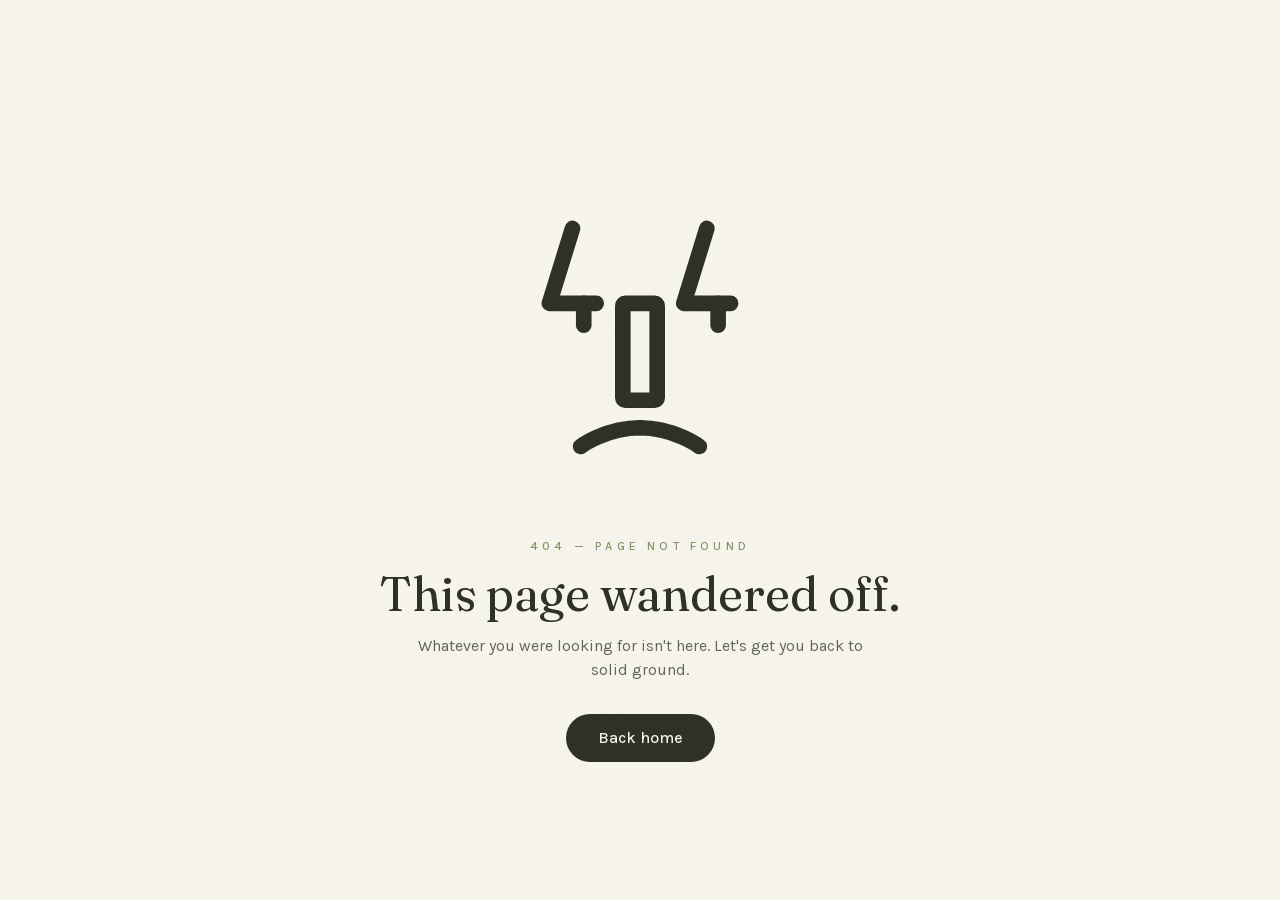
<file: 404/index.html>
<!DOCTYPE html><html lang="en" class="fraunces_c5f41878-module__6OiOuW__variable karla_5684c44d-module__QXcO7a__variable noto_serif_kr_4eac183e-module__ISdCGG__variable h-full antialiased"><head><meta charSet="utf-8"/><meta name="viewport" content="width=device-width, initial-scale=1"/><link rel="stylesheet" href="/_next/static/chunks/3mpyci18k6r2_.css" data-precedence="next"/><link rel="stylesheet" href="/_next/static/chunks/0gbjmvq98qhu_.css" data-precedence="next"/><link rel="stylesheet" href="/_next/static/chunks/0ydrcgtsgv86a.css" data-precedence="next"/><link rel="preload" as="script" fetchPriority="low" href="/_next/static/chunks/0k9jd6b4-1_s2.js"/><script src="/_next/static/chunks/2kqrbujyxigm8.js" async=""></script><script src="/_next/static/chunks/0iec5q4ack_04.js" async=""></script><script src="/_next/static/chunks/0mr0fnckbkr54.js" async=""></script><script src="/_next/static/chunks/turbopack-0xpc7trhoi5d0.js" async=""></script><script src="/_next/static/chunks/05-c3ty_6dwfk.js" async=""></script><script src="/_next/static/chunks/14mrh2-p_w84d.js" async=""></script><script src="/_next/static/chunks/33t2ipm27gpvi.js" async=""></script><script src="/_next/static/chunks/3xyt402c62511.js" async=""></script><meta name="robots" content="noindex"/><meta name="next-size-adjust" content=""/><meta name="theme-color" content="#f6f4ec" media="(prefers-color-scheme: light)"/><meta name="theme-color" content="#13160f" media="(prefers-color-scheme: dark)"/><title>desukab | Crafted to Create</title><meta name="description" content="Bharath — independent software builder working across Azure VMs, AWS instances, and Termux on the go, building AI agents, developer tools, and products in Rust and Python."/><meta name="application-name" content="desukab"/><link rel="author" href="https://desukab.github.io"/><meta name="author" content="Bharath"/><link rel="manifest" href="/manifest.webmanifest"/><meta name="creator" content="Bharath"/><link rel="canonical" href="https://desukab.github.io/"/><meta name="mobile-web-app-capable" content="yes"/><meta name="apple-mobile-web-app-title" content="desukab"/><meta name="apple-mobile-web-app-status-bar-style" content="default"/><meta property="og:title" content="desukab | Crafted to Create"/><meta property="og:description" content="Bharath — independent software builder working across Azure VMs, AWS instances, and Termux on the go, building AI agents, developer tools, and products in Rust and Python."/><meta property="og:url" content="https://desukab.github.io/"/><meta property="og:site_name" content="desukab"/><meta property="og:locale" content="en_US"/><meta property="og:image" content="https://desukab.github.io/profile.png"/><meta property="og:image:width" content="640"/><meta property="og:image:height" content="640"/><meta property="og:image:alt" content="Bharath"/><meta property="og:type" content="website"/><meta name="twitter:card" content="summary_large_image"/><meta name="twitter:title" content="desukab | Crafted to Create"/><meta name="twitter:description" content="Bharath — independent software builder working across Azure VMs, AWS instances, and Termux on the go, building AI agents, developer tools, and products in Rust and Python."/><meta name="twitter:image" content="https://desukab.github.io/profile.png"/><link rel="icon" href="/favicon.ico?favicon.1sx2uhuhaydni.ico" sizes="256x256" type="image/x-icon"/><link rel="icon" href="/icon.png?icon.3yalo1cvj3x86.png" sizes="512x512" type="image/png"/><link rel="apple-touch-icon" href="/apple-icon.png?apple-icon.25xsqagmfnhuf.png" sizes="180x180" type="image/png"/><script src="/_next/static/chunks/0cz1d0mv5g_q7.js" noModule=""></script></head><body class="min-h-full flex flex-col"><div hidden=""><!--$--><!--/$--></div><script>(function(){try{var t=localStorage.getItem('theme');if(t==='light'||t==='dark'){document.documentElement.setAttribute('data-theme',t)}}catch(e){}})();</script><script type="application/ld+json">{"@context":"https://schema.org","@graph":[{"@type":"Person","@id":"https://desukab.github.io/#person","name":"Bharath","alternateName":"desukab","url":"https://desukab.github.io","image":"https://desukab.github.io/profile.png","description":"Independent software builder based on Linux servers and mobile, at home across Azure VMs, AWS instances, and Termux on the go. Building AI agents, developer tools, video tooling, and practical software in Rust and Python.","jobTitle":"Independent software builder","homeLocation":{"@type":"Place","name":"Germany"},"knowsAbout":["AI agents","Developer tools","Python","Rust","Dart","Flutter","Linux","Arch Linux","TypeScript","Next.js","Azure","AWS","Termux"],"sameAs":["https://github.com/desukab","https://x.com/desukab","https://pypi.org/project/selekyt/"]},{"@type":"WebSite","@id":"https://desukab.github.io/#website","url":"https://desukab.github.io","name":"desukab","description":"Bharath — independent software builder working across Azure VMs, AWS instances, and Termux on the go, building AI agents, developer tools, and products in Rust and Python.","inLanguage":"en","about":{"@id":"https://desukab.github.io/#person"},"publisher":{"@id":"https://desukab.github.io/#person"}},{"@type":"ProfilePage","@id":"https://desukab.github.io/#profile","url":"https://desukab.github.io","name":"desukab | Crafted to Create","inLanguage":"en","dateModified":"2026-10-16","isPartOf":{"@id":"https://desukab.github.io/#website"},"about":{"@id":"https://desukab.github.io/#person"},"mainEntity":{"@id":"https://desukab.github.io/#person"}}]}</script><!--$--><div class="flex min-h-screen flex-col items-center justify-center bg-paper px-6 text-center"><main class="my-custom-face-container"><svg class="face" viewBox="0 0 320 380"><g fill="none" stroke="currentColor" stroke-linecap="round" stroke-linejoin="round" stroke-width="25"><g class="face__eyes" transform="translate(0,112.5)"><g transform="translate(15,0)"><polyline class="face__eye-lid" points="37,0 0,120 75,120"></polyline><polyline class="face__pupil" points="55,120 55,155" stroke-dasharray="35 35"></polyline></g><g transform="translate(230,0)"><polyline class="face__eye-lid" points="37,0 0,120 75,120"></polyline><polyline class="face__pupil" points="55,120 55,155" stroke-dasharray="35 35"></polyline></g></g><rect class="face__nose" x="132.5" y="112.5" width="55" height="155" rx="4" ry="4"></rect><g transform="translate(65,334)" stroke-dasharray="102 102"><path class="face__mouth-left" d="M 0 30 C 0 30 40 0 95 0"></path><path class="face__mouth-right" d="M 95 0 C 150 0 190 30 190 30"></path></g></g></svg></main><p class="font-label font-medium text-xs uppercase tracking-[0.35em] text-matcha-deep">404 — page not found</p><h1 class="mt-4 font-serif text-4xl text-ink md:text-5xl">This page wandered off.</h1><p class="mt-4 max-w-md text-ink-soft">Whatever you were looking for isn&#x27;t here. Let&#x27;s get you back to solid ground.</p><a class="btn-sweep mt-8 font-medium" href="/"><span class="btn-sweep-content">Back home</span></a></div><!--$--><!--/$--><!--/$--><script src="/_next/static/chunks/0k9jd6b4-1_s2.js" id="_R_" async=""></script><script>(self.__next_f=self.__next_f||[]).push([0])</script><script>self.__next_f.push([1,"1:I[39756,[\"/_next/static/chunks/05-c3ty_6dwfk.js\",\"/_next/static/chunks/14mrh2-p_w84d.js\"],\"LoadingBoundaryProvider\"]\n2:I[61897,[\"/_next/static/chunks/05-c3ty_6dwfk.js\",\"/_next/static/chunks/14mrh2-p_w84d.js\",\"/_next/static/chunks/33t2ipm27gpvi.js\"],\"default\"]\n3:\"$Sreact.fragment\"\n5:I[39756,[\"/_next/static/chunks/05-c3ty_6dwfk.js\",\"/_next/static/chunks/14mrh2-p_w84d.js\"],\"default\"]\n6:I[37457,[\"/_next/static/chunks/05-c3ty_6dwfk.js\",\"/_next/static/chunks/14mrh2-p_w84d.js\"],\"default\"]\n10:I[68027,[\"/_next/static/chunks/05-c3ty_6dwfk.js\",\"/_next/static/chunks/14mrh2-p_w84d.js\"],\"default\",1]\n:HL[\"/_next/static/chunks/3mpyci18k6r2_.css\",\"style\"]\n:HL[\"/_next/static/chunks/0gbjmvq98qhu_.css\",\"style\"]\n:HL[\"/_next/static/chunks/0ydrcgtsgv86a.css\",\"style\"]\n4:T630,"])</script><script>self.__next_f.push([1,"{\"@context\":\"https://schema.org\",\"@graph\":[{\"@type\":\"Person\",\"@id\":\"https://desukab.github.io/#person\",\"name\":\"Bharath\",\"alternateName\":\"desukab\",\"url\":\"https://desukab.github.io\",\"image\":\"https://desukab.github.io/profile.png\",\"description\":\"Independent software builder based on Linux servers and mobile, at home across Azure VMs, AWS instances, and Termux on the go. Building AI agents, developer tools, video tooling, and practical software in Rust and Python.\",\"jobTitle\":\"Independent software builder\",\"homeLocation\":{\"@type\":\"Place\",\"name\":\"Germany\"},\"knowsAbout\":[\"AI agents\",\"Developer tools\",\"Python\",\"Rust\",\"Dart\",\"Flutter\",\"Linux\",\"Arch Linux\",\"TypeScript\",\"Next.js\",\"Azure\",\"AWS\",\"Termux\"],\"sameAs\":[\"https://github.com/desukab\",\"https://x.com/desukab\",\"https://pypi.org/project/selekyt/\"]},{\"@type\":\"WebSite\",\"@id\":\"https://desukab.github.io/#website\",\"url\":\"https://desukab.github.io\",\"name\":\"desukab\",\"description\":\"Bharath — independent software builder working across Azure VMs, AWS instances, and Termux on the go, building AI agents, developer tools, and products in Rust and Python.\",\"inLanguage\":\"en\",\"about\":{\"@id\":\"https://desukab.github.io/#person\"},\"publisher\":{\"@id\":\"https://desukab.github.io/#person\"}},{\"@type\":\"ProfilePage\",\"@id\":\"https://desukab.github.io/#profile\",\"url\":\"https://desukab.github.io\",\"name\":\"desukab | Crafted to Create\",\"inLanguage\":\"en\",\"dateModified\":\"2026-10-16\",\"isPartOf\":{\"@id\":\"https://desukab.github.io/#website\"},\"about\":{\"@id\":\"https://desukab.github.io/#person\"},\"mainEntity\":{\"@id\":\"https://desukab.github.io/#person\"}}]}"])</script><script>self.__next_f.push([1,"0:{\"P\":null,\"c\":[\"\",\"_not-found\",\"\"],\"q\":\"\",\"i\":false,\"f\":[[[\"\",{\"children\":[\"/_not-found\",{\"children\":[\"__PAGE__\",{}]}]},\"$undefined\",\"$undefined\",20],[[\"$\",\"$L1\",null,{\"loading\":[[\"$\",\"div\",\"l\",{\"className\":\"flex min-h-screen flex-col items-center justify-center gap-6 bg-paper\",\"children\":[[\"$\",\"$L2\",null,{\"size\":140}],[\"$\",\"p\",null,{\"className\":\"font-label font-medium text-[11px] uppercase tracking-[0.35em] text-ink-soft\",\"children\":\"Loading\"}]]}],[],[[\"$\",\"script\",\"script-0\",{\"src\":\"/_next/static/chunks/33t2ipm27gpvi.js\",\"async\":true}]]],\"children\":[\"$\",\"$3\",\"c\",{\"children\":[[[\"$\",\"link\",\"0\",{\"rel\":\"stylesheet\",\"href\":\"/_next/static/chunks/3mpyci18k6r2_.css\",\"precedence\":\"next\",\"crossOrigin\":\"$undefined\",\"nonce\":\"$undefined\"}],[\"$\",\"link\",\"1\",{\"rel\":\"stylesheet\",\"href\":\"/_next/static/chunks/0gbjmvq98qhu_.css\",\"precedence\":\"next\",\"crossOrigin\":\"$undefined\",\"nonce\":\"$undefined\"}],[\"$\",\"link\",\"2\",{\"rel\":\"stylesheet\",\"href\":\"/_next/static/chunks/0ydrcgtsgv86a.css\",\"precedence\":\"next\",\"crossOrigin\":\"$undefined\",\"nonce\":\"$undefined\"}],[\"$\",\"script\",\"script-0\",{\"src\":\"/_next/static/chunks/05-c3ty_6dwfk.js\",\"async\":true,\"nonce\":\"$undefined\"}],[\"$\",\"script\",\"script-1\",{\"src\":\"/_next/static/chunks/14mrh2-p_w84d.js\",\"async\":true,\"nonce\":\"$undefined\"}]],[\"$\",\"html\",null,{\"lang\":\"en\",\"suppressHydrationWarning\":true,\"className\":\"fraunces_c5f41878-module__6OiOuW__variable karla_5684c44d-module__QXcO7a__variable noto_serif_kr_4eac183e-module__ISdCGG__variable h-full antialiased\",\"children\":[\"$\",\"body\",null,{\"className\":\"min-h-full flex flex-col\",\"suppressHydrationWarning\":true,\"children\":[[\"$\",\"script\",null,{\"dangerouslySetInnerHTML\":{\"__html\":\"(function(){try{var t=localStorage.getItem('theme');if(t==='light'||t==='dark'){document.documentElement.setAttribute('data-theme',t)}}catch(e){}})();\"}}],[\"$\",\"script\",null,{\"type\":\"application/ld+json\",\"dangerouslySetInnerHTML\":{\"__html\":\"$4\"}}],[\"$\",\"$L5\",null,{\"parallelRouterKey\":\"children\",\"error\":\"$undefined\",\"errorStyles\":\"$undefined\",\"errorScripts\":\"$undefined\",\"template\":[\"$\",\"$L6\",null,{}],\"templateStyles\":\"$undefined\",\"templateScripts\":\"$undefined\",\"notFound\":[[\"$\",\"div\",null,{\"className\":\"flex min-h-screen flex-col items-center justify-center bg-paper px-6 text-center\",\"children\":[[\"$\",\"main\",null,{\"className\":\"my-custom-face-container\",\"children\":[\"$\",\"svg\",null,{\"className\":\"face\",\"viewBox\":\"0 0 320 380\",\"children\":\"$L7\"}]}],\"$L8\",\"$L9\",\"$La\",\"$Lb\"]}],[]],\"forbidden\":\"$undefined\",\"unauthorized\":\"$undefined\"}]]}]}]]}]}],{\"children\":[\"$Lc\",{\"children\":[\"$Ld\",{},null,false,null]},null,false,\"$@e\"]},null,false,null],\"$Lf\",false]],\"m\":\"$undefined\",\"G\":[\"$10\",[\"$L11\",\"$L12\",\"$L13\"]],\"S\":true,\"h\":null,\"s\":\"$undefined\",\"l\":\"$undefined\",\"p\":\"$undefined\",\"d\":\"$undefined\",\"b\":\"frSfIrCRTyqKQWrXQYyV2\"}\n"])</script><script>self.__next_f.push([1,"14:I[22016,[\"/_next/static/chunks/05-c3ty_6dwfk.js\",\"/_next/static/chunks/14mrh2-p_w84d.js\",\"/_next/static/chunks/3xyt402c62511.js\"],\"\"]\n15:I[97367,[\"/_next/static/chunks/05-c3ty_6dwfk.js\",\"/_next/static/chunks/14mrh2-p_w84d.js\"],\"OutletBoundary\"]\n16:\"$Sreact.suspense\"\n19:I[97367,[\"/_next/static/chunks/05-c3ty_6dwfk.js\",\"/_next/static/chunks/14mrh2-p_w84d.js\"],\"ViewportBoundary\"]\n1b:I[97367,[\"/_next/static/chunks/05-c3ty_6dwfk.js\",\"/_next/static/chunks/14mrh2-p_w84d.js\"],\"MetadataBoundary\"]\n7:[\"$\",\"g\",null,{\"fill\":\"none\",\"stroke\":\"currentColor\",\"strokeLinecap\":\"round\",\"strokeLinejoin\":\"round\",\"strokeWidth\":\"25\",\"children\":[[\"$\",\"g\",null,{\"className\":\"face__eyes\",\"transform\":\"translate(0,112.5)\",\"children\":[[\"$\",\"g\",null,{\"transform\":\"translate(15,0)\",\"children\":[[\"$\",\"polyline\",null,{\"className\":\"face__eye-lid\",\"points\":\"37,0 0,120 75,120\"}],[\"$\",\"polyline\",null,{\"className\":\"face__pupil\",\"points\":\"55,120 55,155\",\"strokeDasharray\":\"35 35\"}]]}],[\"$\",\"g\",null,{\"transform\":\"translate(230,0)\",\"children\":[[\"$\",\"polyline\",null,{\"className\":\"face__eye-lid\",\"points\":\"37,0 0,120 75,120\"}],[\"$\",\"polyline\",null,{\"className\":\"face__pupil\",\"points\":\"55,120 55,155\",\"strokeDasharray\":\"35 35\"}]]}]]}],[\"$\",\"rect\",null,{\"className\":\"face__nose\",\"x\":\"132.5\",\"y\":\"112.5\",\"width\":\"55\",\"height\":\"155\",\"rx\":\"4\",\"ry\":\"4\"}],[\"$\",\"g\",null,{\"transform\":\"translate(65,334)\",\"strokeDasharray\":\"102 102\",\"children\":[[\"$\",\"path\",null,{\"className\":\"face__mouth-left\",\"d\":\"M 0 30 C 0 30 40 0 95 0\"}],[\"$\",\"path\",null,{\"className\":\"face__mouth-right\",\"d\":\"M 95 0 C 150 0 190 30 190 30\"}]]}]]}]\n8:[\"$\",\"p\",null,{\"className\":\"font-label font-medium text-xs uppercase tracking-[0.35em] text-matcha-deep\",\"children\":\"404 — page not found\"}]\n9:[\"$\",\"h1\",null,{\"className\":\"mt-4 font-serif text-4xl text-ink md:text-5xl\",\"children\":\"This page wandered off.\"}]\na:[\"$\",\"p\",null,{\"className\":\"mt-4 max-w-md text-ink-soft\",\"children\":\"Whatever you were looking for isn't here. Let's get you back to solid ground.\"}]\nb:[\"$\",\"$L14\",null,{\"href\":\"/\",\"className\":\"btn-sweep mt-8 font-medium\",\"children\":[\"$\",\"span\",null,{\"className\":\"btn-sweep-content\",\"children\":\"Back home\"}]}]\nc:[\"$\",\"$3\",\"c\",{\"children\":[null,[\"$\",\"$L5\",null,{\"parallelRouterKey\":\"children\",\"error\":\"$undefined\",\"errorStyles\":\"$undefined\",\"errorScripts\":\"$undefined\",\"template\":[\"$\",\"$L6\",null,{}],\"templateStyles\":\"$undefined\",\"templateScripts\":\"$undefined\",\"notFound\":\"$undefined\",\"forbidden\":\"$undefined\",\"unauthorized\":\"$undefined\"}]]}]\n"])</script><script>self.__next_f.push([1,"d:[\"$\",\"$3\",\"c\",{\"children\":[[\"$\",\"div\",null,{\"className\":\"flex min-h-screen flex-col items-center justify-center bg-paper px-6 text-center\",\"children\":[[\"$\",\"main\",null,{\"className\":\"my-custom-face-container\",\"children\":[\"$\",\"svg\",null,{\"className\":\"face\",\"viewBox\":\"0 0 320 380\",\"children\":[\"$\",\"g\",null,{\"fill\":\"none\",\"stroke\":\"currentColor\",\"strokeLinecap\":\"round\",\"strokeLinejoin\":\"round\",\"strokeWidth\":\"25\",\"children\":[[\"$\",\"g\",null,{\"className\":\"face__eyes\",\"transform\":\"translate(0,112.5)\",\"children\":[[\"$\",\"g\",null,{\"transform\":\"translate(15,0)\",\"children\":[[\"$\",\"polyline\",null,{\"className\":\"face__eye-lid\",\"points\":\"37,0 0,120 75,120\"}],[\"$\",\"polyline\",null,{\"className\":\"face__pupil\",\"points\":\"55,120 55,155\",\"strokeDasharray\":\"35 35\"}]]}],[\"$\",\"g\",null,{\"transform\":\"translate(230,0)\",\"children\":[[\"$\",\"polyline\",null,{\"className\":\"face__eye-lid\",\"points\":\"37,0 0,120 75,120\"}],[\"$\",\"polyline\",null,{\"className\":\"face__pupil\",\"points\":\"55,120 55,155\",\"strokeDasharray\":\"35 35\"}]]}]]}],[\"$\",\"rect\",null,{\"className\":\"face__nose\",\"x\":\"132.5\",\"y\":\"112.5\",\"width\":\"55\",\"height\":\"155\",\"rx\":\"4\",\"ry\":\"4\"}],[\"$\",\"g\",null,{\"transform\":\"translate(65,334)\",\"strokeDasharray\":\"102 102\",\"children\":[[\"$\",\"path\",null,{\"className\":\"face__mouth-left\",\"d\":\"M 0 30 C 0 30 40 0 95 0\"}],[\"$\",\"path\",null,{\"className\":\"face__mouth-right\",\"d\":\"M 95 0 C 150 0 190 30 190 30\"}]]}]]}]}]}],[\"$\",\"p\",null,{\"className\":\"font-label font-medium text-xs uppercase tracking-[0.35em] text-matcha-deep\",\"children\":\"404 — page not found\"}],[\"$\",\"h1\",null,{\"className\":\"mt-4 font-serif text-4xl text-ink md:text-5xl\",\"children\":\"This page wandered off.\"}],[\"$\",\"p\",null,{\"className\":\"mt-4 max-w-md text-ink-soft\",\"children\":\"Whatever you were looking for isn't here. Let's get you back to solid ground.\"}],[\"$\",\"$L14\",null,{\"href\":\"/\",\"className\":\"btn-sweep mt-8 font-medium\",\"children\":[\"$\",\"span\",null,{\"className\":\"btn-sweep-content\",\"children\":\"Back home\"}]}]]}],[[\"$\",\"script\",\"script-0\",{\"src\":\"/_next/static/chunks/3xyt402c62511.js\",\"async\":true,\"nonce\":\"$undefined\"}]],[\"$\",\"$L15\",null,{\"children\":[\"$\",\"$16\",null,{\"name\":\"Next.MetadataOutlet\",\"children\":\"$@17\"}]}]]}]\n"])</script><script>self.__next_f.push([1,"18:[]\ne:\"$W18\"\nf:[\"$\",\"$3\",\"h\",{\"children\":[[\"$\",\"meta\",null,{\"name\":\"robots\",\"content\":\"noindex\"}],[\"$\",\"$L19\",null,{\"children\":\"$L1a\"}],[\"$\",\"div\",null,{\"hidden\":true,\"children\":[\"$\",\"$L1b\",null,{\"children\":[\"$\",\"$16\",null,{\"name\":\"Next.Metadata\",\"children\":\"$L1c\"}]}]}],[\"$\",\"meta\",null,{\"name\":\"next-size-adjust\",\"content\":\"\"}]]}]\n11:[\"$\",\"link\",\"0\",{\"rel\":\"stylesheet\",\"href\":\"/_next/static/chunks/3mpyci18k6r2_.css\",\"precedence\":\"next\",\"crossOrigin\":\"$undefined\",\"nonce\":\"$undefined\"}]\n12:[\"$\",\"link\",\"1\",{\"rel\":\"stylesheet\",\"href\":\"/_next/static/chunks/0gbjmvq98qhu_.css\",\"precedence\":\"next\",\"crossOrigin\":\"$undefined\",\"nonce\":\"$undefined\"}]\n13:[\"$\",\"link\",\"2\",{\"rel\":\"stylesheet\",\"href\":\"/_next/static/chunks/0ydrcgtsgv86a.css\",\"precedence\":\"next\",\"crossOrigin\":\"$undefined\",\"nonce\":\"$undefined\"}]\n"])</script><script>self.__next_f.push([1,"1a:[[\"$\",\"meta\",\"0\",{\"charSet\":\"utf-8\"}],[\"$\",\"meta\",\"1\",{\"name\":\"viewport\",\"content\":\"width=device-width, initial-scale=1\"}],[\"$\",\"meta\",\"2\",{\"name\":\"theme-color\",\"content\":\"#f6f4ec\",\"media\":\"(prefers-color-scheme: light)\"}],[\"$\",\"meta\",\"3\",{\"name\":\"theme-color\",\"content\":\"#13160f\",\"media\":\"(prefers-color-scheme: dark)\"}]]\n"])</script><script>self.__next_f.push([1,"1d:I[27201,[\"/_next/static/chunks/05-c3ty_6dwfk.js\",\"/_next/static/chunks/14mrh2-p_w84d.js\"],\"IconMark\"]\n17:null\n"])</script><script>self.__next_f.push([1,"1c:[[\"$\",\"title\",\"0\",{\"children\":\"desukab | Crafted to Create\"}],[\"$\",\"meta\",\"1\",{\"name\":\"description\",\"content\":\"Bharath — independent software builder working across Azure VMs, AWS instances, and Termux on the go, building AI agents, developer tools, and products in Rust and Python.\"}],[\"$\",\"meta\",\"2\",{\"name\":\"application-name\",\"content\":\"desukab\"}],[\"$\",\"link\",\"3\",{\"rel\":\"author\",\"href\":\"https://desukab.github.io\"}],[\"$\",\"meta\",\"4\",{\"name\":\"author\",\"content\":\"Bharath\"}],[\"$\",\"link\",\"5\",{\"rel\":\"manifest\",\"href\":\"/manifest.webmanifest\",\"crossOrigin\":\"$undefined\"}],[\"$\",\"meta\",\"6\",{\"name\":\"creator\",\"content\":\"Bharath\"}],[\"$\",\"link\",\"7\",{\"rel\":\"canonical\",\"href\":\"https://desukab.github.io/\"}],[\"$\",\"meta\",\"8\",{\"name\":\"mobile-web-app-capable\",\"content\":\"yes\"}],[\"$\",\"meta\",\"9\",{\"name\":\"apple-mobile-web-app-title\",\"content\":\"desukab\"}],[\"$\",\"meta\",\"10\",{\"name\":\"apple-mobile-web-app-status-bar-style\",\"content\":\"default\"}],[\"$\",\"meta\",\"11\",{\"property\":\"og:title\",\"content\":\"desukab | Crafted to Create\"}],[\"$\",\"meta\",\"12\",{\"property\":\"og:description\",\"content\":\"Bharath — independent software builder working across Azure VMs, AWS instances, and Termux on the go, building AI agents, developer tools, and products in Rust and Python.\"}],[\"$\",\"meta\",\"13\",{\"property\":\"og:url\",\"content\":\"https://desukab.github.io/\"}],[\"$\",\"meta\",\"14\",{\"property\":\"og:site_name\",\"content\":\"desukab\"}],[\"$\",\"meta\",\"15\",{\"property\":\"og:locale\",\"content\":\"en_US\"}],[\"$\",\"meta\",\"16\",{\"property\":\"og:image\",\"content\":\"https://desukab.github.io/profile.png\"}],[\"$\",\"meta\",\"17\",{\"property\":\"og:image:width\",\"content\":\"640\"}],[\"$\",\"meta\",\"18\",{\"property\":\"og:image:height\",\"content\":\"640\"}],[\"$\",\"meta\",\"19\",{\"property\":\"og:image:alt\",\"content\":\"Bharath\"}],[\"$\",\"meta\",\"20\",{\"property\":\"og:type\",\"content\":\"website\"}],[\"$\",\"meta\",\"21\",{\"name\":\"twitter:card\",\"content\":\"summary_large_image\"}],[\"$\",\"meta\",\"22\",{\"name\":\"twitter:title\",\"content\":\"desukab | Crafted to Create\"}],[\"$\",\"meta\",\"23\",{\"name\":\"twitter:description\",\"content\":\"Bharath — independent software builder working across Azure VMs, AWS instances, and Termux on the go, building AI agents, developer tools, and products in Rust and Python.\"}],[\"$\",\"meta\",\"24\",{\"name\":\"twitter:image\",\"content\":\"https://desukab.github.io/profile.png\"}],[\"$\",\"link\",\"25\",{\"rel\":\"icon\",\"href\":\"/favicon.ico?favicon.1sx2uhuhaydni.ico\",\"sizes\":\"256x256\",\"type\":\"image/x-icon\"}],[\"$\",\"link\",\"26\",{\"rel\":\"icon\",\"href\":\"/icon.png?icon.3yalo1cvj3x86.png\",\"sizes\":\"512x512\",\"type\":\"image/png\"}],[\"$\",\"link\",\"27\",{\"rel\":\"apple-touch-icon\",\"href\":\"/apple-icon.png?apple-icon.25xsqagmfnhuf.png\",\"sizes\":\"180x180\",\"type\":\"image/png\"}],[\"$\",\"$L1d\",\"28\",{}]]\n"])</script></body></html>
</file>
<file: _next/static/chunks/3mpyci18k6r2_.css>
@font-face{font-family:Fraunces;font-style:normal;font-weight:100 900;font-display:swap;src:url(../media/a5a3076f5a3c2968-s.09mqwf_zjnrdf.woff2)format("woff2");unicode-range:U+102-103,U+110-111,U+128-129,U+168-169,U+1A0-1A1,U+1AF-1B0,U+300-301,U+303-304,U+308-309,U+323,U+329,U+1EA0-1EF9,U+20AB}@font-face{font-family:Fraunces;font-style:normal;font-weight:100 900;font-display:swap;src:url(../media/23f1a98b08006014-s.0s5mkn35-hrc5.woff2)format("woff2");unicode-range:U+100-2BA,U+2BD-2C5,U+2C7-2CC,U+2CE-2D7,U+2DD-2FF,U+304,U+308,U+329,U+1D00-1DBF,U+1E00-1E9F,U+1EF2-1EFF,U+2020,U+20A0-20AB,U+20AD-20C4,U+2113,U+2C60-2C7F,U+A720-A7FF}@font-face{font-family:Fraunces;font-style:normal;font-weight:100 900;font-display:swap;src:url(../media/54fc36028e2bb174-s.p.20jfceqj9zyw9.woff2)format("woff2");unicode-range:U+??,U+131,U+152-153,U+2BB-2BC,U+2C6,U+2DA,U+2DC,U+304,U+308,U+329,U+2000-206F,U+20AC,U+2122,U+2191,U+2193,U+2212,U+2215,U+FEFF,U+FFFD}@font-face{font-family:Fraunces Fallback;src:local(Times New Roman);ascent-override:84.71%;descent-override:22.09%;line-gap-override:0.0%;size-adjust:115.45%}.fraunces_c5f41878-module__6OiOuW__className{font-family:Fraunces,Fraunces Fallback;font-style:normal}.fraunces_c5f41878-module__6OiOuW__variable{--font-fraunces:"Fraunces", "Fraunces Fallback"}
@font-face{font-family:Karla;font-style:normal;font-weight:200 800;font-display:swap;src:url(../media/ba35eb811246f14c-s.365lh8fyufn44.woff2)format("woff2");unicode-range:U+100-2BA,U+2BD-2C5,U+2C7-2CC,U+2CE-2D7,U+2DD-2FF,U+304,U+308,U+329,U+1D00-1DBF,U+1E00-1E9F,U+1EF2-1EFF,U+2020,U+20A0-20AB,U+20AD-20C4,U+2113,U+2C60-2C7F,U+A720-A7FF}@font-face{font-family:Karla;font-style:normal;font-weight:200 800;font-display:swap;src:url(../media/680aa1e827d679d2-s.p.42ymt1gosxo71.woff2)format("woff2");unicode-range:U+??,U+131,U+152-153,U+2BB-2BC,U+2C6,U+2DA,U+2DC,U+304,U+308,U+329,U+2000-206F,U+20AC,U+2122,U+2191,U+2193,U+2212,U+2215,U+FEFF,U+FFFD}@font-face{font-family:Karla Fallback;src:local(Arial);ascent-override:89.55%;descent-override:24.61%;line-gap-override:0.0%;size-adjust:102.4%}.karla_5684c44d-module__QXcO7a__className{font-family:Karla,Karla Fallback;font-style:normal}.karla_5684c44d-module__QXcO7a__variable{--font-karla:"Karla", "Karla Fallback"}
</file>
<file: _next/static/chunks/0gbjmvq98qhu_.css>
@font-face{font-family:Noto Serif KR;font-style:normal;font-weight:400;font-display:swap;src:url(../media/fc6abacd82dc672b-s.2myvadm0b_8ar.woff2)format("woff2");unicode-range:U+F9CA-FA0B,U+FF03-FF05,U+FF07,U+FF0A-FF0B,U+FF0D-FF19,U+FF1B,U+FF1D,U+FF20-FF5B,U+FF5D,U+FFE0-FFE3,U+FFE5-FFE6}@font-face{font-family:Noto Serif KR;font-style:normal;font-weight:400;font-display:swap;src:url(../media/36a2407eb88b2958-s.1s7kv0lvxo-nc.woff2)format("woff2");unicode-range:U+F92F-F980,U+F982-F9C9}@font-face{font-family:Noto Serif KR;font-style:normal;font-weight:400;font-display:swap;src:url(../media/939426f8fad910fe-s.0nwyk-mn5ub1p.woff2)format("woff2");unicode-range:U+D723-D728,U+D72A-D733,U+D735-D748,U+D74A-D74F,U+D752-D753,U+D755-D757,U+D75A-D75F,U+D762-D764,U+D766-D768,U+D76A-D76B,U+D76D-D76F,U+D771-D787,U+D789-D78B,U+D78D-D78F,U+D791-D797,U+D79A,U+D79C,U+D79E-D7A3,U+F900-F909,U+F90B-F92E}@font-face{font-family:Noto Serif KR;font-style:normal;font-weight:400;font-display:swap;src:url(../media/ff5892dd9c8e8bdb-s.1r93ck7ds0hce.woff2)format("woff2");unicode-range:U+D679-D68B,U+D68E-D69E,U+D6A0,U+D6A2-D6A7,U+D6A9-D6C3,U+D6C6-D6C7,U+D6C9-D6CB,U+D6CD-D6D3,U+D6D5-D6D6,U+D6D8-D6E3,U+D6E5-D6E7,U+D6E9-D6FB,U+D6FD-D717,U+D719-D71F,U+D721-D722}@font-face{font-family:Noto Serif KR;font-style:normal;font-weight:400;font-display:swap;src:url(../media/a3c2e37326615e2c-s.3mv39n4gh16_f.woff2)format("woff2");unicode-range:U+D5BC-D5C7,U+D5CA-D5CB,U+D5CD-D5CF,U+D5D1-D5D7,U+D5D9-D5DA,U+D5DC,U+D5DE-D5E3,U+D5E6-D5E7,U+D5E9-D5EB,U+D5ED-D5F6,U+D5F8,U+D5FA-D5FF,U+D602-D603,U+D605-D607,U+D609-D60F,U+D612-D613,U+D616-D61B,U+D61D-D637,U+D63A-D63B,U+D63D-D63F,U+D641-D647,U+D64A-D64C,U+D64E-D653,U+D656-D657,U+D659-D65B,U+D65D-D666,U+D668,U+D66A-D678}@font-face{font-family:Noto Serif KR;font-style:normal;font-weight:400;font-display:swap;src:url(../media/81ff06ade3c8bd32-s.240_zt5xo0fja.woff2)format("woff2");unicode-range:U+D507,U+D509-D50B,U+D50D-D513,U+D515-D53B,U+D53E-D53F,U+D541-D543,U+D545-D54C,U+D54E,U+D550,U+D552-D557,U+D55A-D55B,U+D55D-D55F,U+D561-D564,U+D566-D567,U+D56A,U+D56C,U+D56E-D573,U+D576-D577,U+D579-D583,U+D585-D586,U+D58A-D5A4,U+D5A6-D5BB}@font-face{font-family:Noto Serif KR;font-style:normal;font-weight:400;font-display:swap;src:url(../media/0796d15b144f71e4-s.26gnkixi-sana.woff2)format("woff2");unicode-range:U+D464-D477,U+D47A-D47B,U+D47D-D47F,U+D481-D487,U+D489-D48A,U+D48C,U+D48E-D4E7,U+D4E9-D503,U+D505-D506}@font-face{font-family:Noto Serif KR;font-style:normal;font-weight:400;font-display:swap;src:url(../media/c75392aa8a804195-s.3d-srpbzi3mzx.woff2)format("woff2");unicode-range:U+D3BF-D3C7,U+D3CA-D3CF,U+D3D1-D3EB,U+D3EE-D3EF,U+D3F1-D3F3,U+D3F5-D3FB,U+D3FD-D400,U+D402-D45B,U+D45D-D463}@font-face{font-family:Noto Serif KR;font-style:normal;font-weight:400;font-display:swap;src:url(../media/85a5a9079befc84f-s.3vfav-4nbixe9.woff2)format("woff2");unicode-range:U+D2FF,U+D302-D304,U+D306-D30B,U+D30F,U+D311-D313,U+D315-D31B,U+D31E,U+D322-D324,U+D326-D327,U+D32A-D32B,U+D32D-D32F,U+D331-D337,U+D339-D33C,U+D33E-D37B,U+D37E-D37F,U+D381-D383,U+D385-D38B,U+D38E-D390,U+D392-D397,U+D39A-D39B,U+D39D-D39F,U+D3A1-D3A7,U+D3A9-D3AA,U+D3AC,U+D3AE-D3B3,U+D3B5-D3B7,U+D3B9-D3BB,U+D3BD-D3BE}@font-face{font-family:Noto Serif KR;font-style:normal;font-weight:400;font-display:swap;src:url(../media/020d5983773a771b-s.40-qjhg9_7vm-.woff2)format("woff2");unicode-range:U+D257-D27F,U+D281-D29B,U+D29D-D29F,U+D2A1-D2AB,U+D2AD-D2B7,U+D2BA-D2BB,U+D2BD-D2BF,U+D2C1-D2C7,U+D2C9-D2EF,U+D2F2-D2F3,U+D2F5-D2F7,U+D2F9-D2FE}@font-face{font-family:Noto Serif KR;font-style:normal;font-weight:400;font-display:swap;src:url(../media/e12762d3f67d01d4-s.3a7kfbg-uulva.woff2)format("woff2");unicode-range:U+D1B4,U+D1B6-D1F3,U+D1F5-D22B,U+D22E-D22F,U+D231-D233,U+D235-D23B,U+D23D-D240,U+D242-D256}@font-face{font-family:Noto Serif KR;font-style:normal;font-weight:400;font-display:swap;src:url(../media/47e61670e57599e3-s.05612cxqbt8d6.woff2)format("woff2");unicode-range:U+D105-D12F,U+D132-D133,U+D135-D137,U+D139-D13F,U+D141-D142,U+D144,U+D146-D14B,U+D14E-D14F,U+D151-D153,U+D155-D15B,U+D15E-D187,U+D189-D19F,U+D1A2-D1A3,U+D1A5-D1A7,U+D1A9-D1AF,U+D1B2-D1B3}@font-face{font-family:Noto Serif KR;font-style:normal;font-weight:400;font-display:swap;src:url(../media/8f806ea0597f0efe-s.3ytoy1c-tuhhp.woff2)format("woff2");unicode-range:U+D04B-D04F,U+D051-D057,U+D059-D06B,U+D06D-D06F,U+D071-D073,U+D075-D07B,U+D07E-D0A3,U+D0A6-D0A7,U+D0A9-D0AB,U+D0AD-D0B3,U+D0B6,U+D0B8,U+D0BA-D0BF,U+D0C2-D0C3,U+D0C5-D0C7,U+D0C9-D0CF,U+D0D2,U+D0D6-D0DB,U+D0DE-D0DF,U+D0E1-D0E3,U+D0E5-D0EB,U+D0EE-D0F0,U+D0F2-D104}@font-face{font-family:Noto Serif KR;font-style:normal;font-weight:400;font-display:swap;src:url(../media/414fbd06db00aff3-s.1uwght4ybykbz.woff2)format("woff2");unicode-range:U+CFA2-CFC3,U+CFC5-CFDF,U+CFE2-CFE3,U+CFE5-CFE7,U+CFE9-CFF4,U+CFF6-CFFB,U+CFFD-CFFF,U+D001-D003,U+D005-D017,U+D019-D033,U+D036-D037,U+D039-D03B,U+D03D-D04A}@font-face{font-family:Noto Serif KR;font-style:normal;font-weight:400;font-display:swap;src:url(../media/bfefb73a9da666e3-s.2zjw3qti9-j13.woff2)format("woff2");unicode-range:U+CEF0-CEF3,U+CEF6,U+CEF9-CEFF,U+CF01-CF03,U+CF05-CF07,U+CF09-CF0F,U+CF11-CF12,U+CF14-CF1B,U+CF1D-CF1F,U+CF21-CF2F,U+CF31-CF53,U+CF56-CF57,U+CF59-CF5B,U+CF5D-CF63,U+CF66,U+CF68,U+CF6A-CF6F,U+CF71-CF84,U+CF86-CF8B,U+CF8D-CFA1}@font-face{font-family:Noto Serif KR;font-style:normal;font-weight:400;font-display:swap;src:url(../media/f0f70e541e4159e2-s.39kmy0v1r6sgy.woff2)format("woff2");unicode-range:U+CE3C-CE57,U+CE5A-CE5B,U+CE5D-CE5F,U+CE61-CE67,U+CE6A,U+CE6C,U+CE6E-CE73,U+CE76-CE77,U+CE79-CE7B,U+CE7D-CE83,U+CE85-CE88,U+CE8A-CE8F,U+CE91-CE93,U+CE95-CE97,U+CE99-CE9F,U+CEA2,U+CEA4-CEAB,U+CEAD-CEE3,U+CEE6-CEE7,U+CEE9-CEEB,U+CEED-CEEF}@font-face{font-family:Noto Serif KR;font-style:normal;font-weight:400;font-display:swap;src:url(../media/b3d29b69a0621cd5-s.13s74-my1mym5.woff2)format("woff2");unicode-range:U+CD92-CD93,U+CD96-CD97,U+CD99-CD9B,U+CD9D-CDA3,U+CDA6-CDA8,U+CDAA-CDAF,U+CDB1-CDC3,U+CDC5-CDCB,U+CDCD-CDE7,U+CDE9-CE03,U+CE05-CE1F,U+CE22-CE34,U+CE36-CE3B}@font-face{font-family:Noto Serif KR;font-style:normal;font-weight:400;font-display:swap;src:url(../media/c7021439ccf1419e-s.2q_ias7ofs2kp.woff2)format("woff2");unicode-range:U+CCEF-CD07,U+CD0A-CD0B,U+CD0D-CD1A,U+CD1C,U+CD1E-CD2B,U+CD2D-CD5B,U+CD5D-CD77,U+CD79-CD91}@font-face{font-family:Noto Serif KR;font-style:normal;font-weight:400;font-display:swap;src:url(../media/92f6df0d2a45f897-s.1aob5e8-j1ygv.woff2)format("woff2");unicode-range:U+CC3F-CC43,U+CC46-CC47,U+CC49-CC4B,U+CC4D-CC53,U+CC55-CC58,U+CC5A-CC5F,U+CC61-CC97,U+CC9A-CC9B,U+CC9D-CC9F,U+CCA1-CCA7,U+CCAA,U+CCAC,U+CCAE-CCB3,U+CCB6-CCB7,U+CCB9-CCBB,U+CCBD-CCCF,U+CCD1-CCE3,U+CCE5-CCEE}@font-face{font-family:Noto Serif KR;font-style:normal;font-weight:400;font-display:swap;src:url(../media/cd68a962887649c6-s.3vn84d_v_dos3.woff2)format("woff2");unicode-range:U+CB91-CBD3,U+CBD5-CBE3,U+CBE5-CC0B,U+CC0E-CC0F,U+CC11-CC13,U+CC15-CC1B,U+CC1D-CC20,U+CC23-CC27,U+CC2A-CC2B,U+CC2D,U+CC2F,U+CC31-CC37,U+CC3A,U+CC3C}@font-face{font-family:Noto Serif KR;font-style:normal;font-weight:400;font-display:swap;src:url(../media/a28ef2a8f1c7c618-s.2g_08yx9u0jyv.woff2)format("woff2");unicode-range:U+CAF4-CB47,U+CB4A-CB90}@font-face{font-family:Noto Serif KR;font-style:normal;font-weight:400;font-display:swap;src:url(../media/ee5891c8ad864853-s.2p0kt_opgccqb.woff2)format("woff2");unicode-range:U+CA4A-CA4B,U+CA4E-CA4F,U+CA51-CA53,U+CA55-CA5B,U+CA5D-CA60,U+CA62-CA83,U+CA85-CABB,U+CABE-CABF,U+CAC1-CAC3,U+CAC5-CACB,U+CACD-CAD0,U+CAD2,U+CAD4-CAD8,U+CADA-CAF3}@font-face{font-family:Noto Serif KR;font-style:normal;font-weight:400;font-display:swap;src:url(../media/c366bdccbead7f4a-s.289-vgr4lya1h.woff2)format("woff2");unicode-range:U+C996-C997,U+C99A-C99C,U+C99E-C9BF,U+C9C2-C9C3,U+C9C5-C9C7,U+C9C9-C9CF,U+C9D2,U+C9D4,U+C9D7-C9D8,U+C9DB,U+C9DE-C9DF,U+C9E1-C9E3,U+C9E5-C9E6,U+C9E8-C9EB,U+C9EE-C9F0,U+C9F2-C9F7,U+C9F9-CA0B,U+CA0D-CA28,U+CA2A-CA49}@font-face{font-family:Noto Serif KR;font-style:normal;font-weight:400;font-display:swap;src:url(../media/802c8d0edd08be66-s.32-jy4hyf4ixu.woff2)format("woff2");unicode-range:U+C8E9-C8F4,U+C8F6-C8FB,U+C8FE-C8FF,U+C901-C903,U+C905-C90B,U+C90E-C910,U+C912-C917,U+C919-C92B,U+C92D-C94F,U+C951-C953,U+C955-C96B,U+C96D-C973,U+C975-C987,U+C98A-C98B,U+C98D-C98F,U+C991-C995}@font-face{font-family:Noto Serif KR;font-style:normal;font-weight:400;font-display:swap;src:url(../media/69fd795a9cc93eef-s.3yvywv_zhu06l.woff2)format("woff2");unicode-range:U+C841-C84B,U+C84D-C86F,U+C872-C873,U+C875-C877,U+C879-C87F,U+C882-C884,U+C887-C88A,U+C88D-C8C3,U+C8C5-C8DF,U+C8E1-C8E8}@font-face{font-family:Noto Serif KR;font-style:normal;font-weight:400;font-display:swap;src:url(../media/bbd4b9914217bdcc-s.2ltvp9x6f9gor.woff2)format("woff2");unicode-range:U+C779-C77B,U+C77E-C782,U+C786,U+C78B,U+C78D,U+C78F,U+C792-C793,U+C795,U+C797,U+C799-C79F,U+C7A2,U+C7A7-C7AB,U+C7AE-C7BB,U+C7BD-C7C0,U+C7C2-C7C7,U+C7C9-C7DC,U+C7DE-C7FF,U+C802-C803,U+C805-C807,U+C809,U+C80B-C80F,U+C812,U+C814,U+C817-C81B,U+C81E-C81F,U+C821-C823,U+C825-C82E,U+C830-C837,U+C839-C83B,U+C83D-C840}@font-face{font-family:Noto Serif KR;font-style:normal;font-weight:400;font-display:swap;src:url(../media/18d537817965eb01-s.0xway440jenu5.woff2)format("woff2");unicode-range:U+C6BB-C6BF,U+C6C2,U+C6C4,U+C6C6-C6CB,U+C6CE-C6CF,U+C6D1-C6D3,U+C6D5-C6DB,U+C6DD-C6DF,U+C6E1-C6E7,U+C6E9-C6EB,U+C6ED-C6EF,U+C6F1-C6F8,U+C6FA-C703,U+C705-C707,U+C709-C70B,U+C70D-C716,U+C718,U+C71A-C71F,U+C722-C723,U+C725-C727,U+C729-C734,U+C736-C73B,U+C73E-C73F,U+C741-C743,U+C745-C74B,U+C74E-C750,U+C752-C757,U+C759-C773,U+C776-C777}@font-face{font-family:Noto Serif KR;font-style:normal;font-weight:400;font-display:swap;src:url(../media/3d53c6bed63c2ad9-s.3_qtriphuj9vl.woff2)format("woff2");unicode-range:U+C5F5-C5FB,U+C5FE,U+C602-C605,U+C607,U+C609-C60F,U+C611-C61A,U+C61C-C623,U+C626-C627,U+C629-C62B,U+C62D,U+C62F-C632,U+C636,U+C638,U+C63A-C63F,U+C642-C643,U+C645-C647,U+C649-C652,U+C656-C65B,U+C65D-C65F,U+C661-C663,U+C665-C677,U+C679-C67B,U+C67D-C693,U+C696-C697,U+C699-C69B,U+C69D-C6A3,U+C6A6,U+C6A8,U+C6AA-C6AF,U+C6B2-C6B3,U+C6B5-C6B7,U+C6B9-C6BA}@font-face{font-family:Noto Serif KR;font-style:normal;font-weight:400;font-display:swap;src:url(../media/06ac55d13851ac22-s.19ecdbn5_c-gk.woff2)format("woff2");unicode-range:U+C517-C527,U+C52A-C52B,U+C52D-C52F,U+C531-C538,U+C53A,U+C53C,U+C53E-C543,U+C546-C547,U+C54B,U+C54D-C552,U+C556,U+C55A-C55B,U+C55D,U+C55F,U+C562-C563,U+C565-C567,U+C569-C56F,U+C572,U+C574,U+C576-C57B,U+C57E-C57F,U+C581-C583,U+C585-C586,U+C588-C58B,U+C58E,U+C590,U+C592-C596,U+C599-C5B3,U+C5B6-C5B7,U+C5BA,U+C5BE-C5C3,U+C5CA-C5CB,U+C5CD,U+C5CF,U+C5D2-C5D3,U+C5D5-C5D7,U+C5D9-C5DF,U+C5E1-C5E2,U+C5E4,U+C5E6-C5EB,U+C5EF,U+C5F1-C5F3}@font-face{font-family:Noto Serif KR;font-style:normal;font-weight:400;font-display:swap;src:url(../media/1cdbde62183c0d6a-s.1-1-fvy2i91zi.woff2)format("woff2");unicode-range:U+C475-C4EF,U+C4F2-C4F3,U+C4F5-C4F7,U+C4F9-C4FF,U+C502-C50B,U+C50D-C516}@font-face{font-family:Noto Serif KR;font-style:normal;font-weight:400;font-display:swap;src:url(../media/cb4da1b85814b7f3-s.0z6_plhj5m-6r.woff2)format("woff2");unicode-range:U+C3D0-C3D7,U+C3DA-C3DB,U+C3DD-C3DE,U+C3E1-C3EC,U+C3EE-C3F3,U+C3F5-C42B,U+C42D-C463,U+C466-C474}@font-face{font-family:Noto Serif KR;font-style:normal;font-weight:400;font-display:swap;src:url(../media/67d6d09e095ee491-s.1b8byuag_xyf9.woff2)format("woff2");unicode-range:U+C32B-C367,U+C36A-C36B,U+C36D-C36F,U+C371-C377,U+C37A-C37B,U+C37E-C383,U+C385-C387,U+C389-C3CF}@font-face{font-family:Noto Serif KR;font-style:normal;font-weight:400;font-display:swap;src:url(../media/cf9d16414f306e05-s.0wktg7ny17s2h.woff2)format("woff2");unicode-range:U+C26A-C26B,U+C26D-C26F,U+C271-C273,U+C275-C27B,U+C27E-C287,U+C289-C28F,U+C291-C297,U+C299-C29A,U+C29C-C2A3,U+C2A5-C2A7,U+C2A9-C2AB,U+C2AD-C2B3,U+C2B6,U+C2B8,U+C2BA-C2BB,U+C2BD-C2DB,U+C2DE-C2DF,U+C2E1-C2E2,U+C2E5-C2EA,U+C2EE,U+C2F0,U+C2F2-C2F5,U+C2F7,U+C2FA-C2FB,U+C2FD-C2FF,U+C301-C307,U+C309-C30C,U+C30E-C312,U+C315-C323,U+C325-C328,U+C32A}@font-face{font-family:Noto Serif KR;font-style:normal;font-weight:400;font-display:swap;src:url(../media/5ed2c03f6f85b11e-s.2q329azlxklu0.woff2)format("woff2");unicode-range:U+C1BC-C1C3,U+C1C5-C1DF,U+C1E1-C1FB,U+C1FD-C203,U+C205-C20C,U+C20E,U+C210-C217,U+C21A-C21B,U+C21D-C21E,U+C221-C227,U+C229-C22A,U+C22C,U+C22E,U+C230,U+C233-C24F,U+C251-C257,U+C259-C269}@font-face{font-family:Noto Serif KR;font-style:normal;font-weight:400;font-display:swap;src:url(../media/77e02095bdf43cd4-s.0kw5y_gyyw707.woff2)format("woff2");unicode-range:U+C101-C11B,U+C11F,U+C121-C123,U+C125-C12B,U+C12E,U+C132-C137,U+C13A-C13B,U+C13D-C13F,U+C141-C147,U+C14A,U+C14C-C153,U+C155-C157,U+C159-C15B,U+C15D-C166,U+C169-C16F,U+C171-C177,U+C179-C18B,U+C18E-C18F,U+C191-C193,U+C195-C19B,U+C19D-C19E,U+C1A0,U+C1A2-C1A4,U+C1A6-C1BB}@font-face{font-family:Noto Serif KR;font-style:normal;font-weight:400;font-display:swap;src:url(../media/22b2c3aa32a88fce-s.2x8zog6zgfxlj.woff2)format("woff2");unicode-range:U+C049-C057,U+C059-C05B,U+C05D-C05F,U+C061-C067,U+C069-C08F,U+C091-C0AB,U+C0AE-C0AF,U+C0B1-C0B3,U+C0B5,U+C0B7-C0BB,U+C0BE,U+C0C2-C0C7,U+C0CA-C0CB,U+C0CD-C0CF,U+C0D1-C0D7,U+C0D9-C0DA,U+C0DC,U+C0DE-C0E3,U+C0E5-C0EB,U+C0ED-C0F3,U+C0F6,U+C0F8,U+C0FA-C0FF}@font-face{font-family:Noto Serif KR;font-style:normal;font-weight:400;font-display:swap;src:url(../media/10aea5360d3cca19-s.2kpv9xck8v8pm.woff2)format("woff2");unicode-range:U+BFA7-BFAF,U+BFB1-BFC4,U+BFC6-BFCB,U+BFCE-BFCF,U+BFD1-BFD3,U+BFD5-BFDB,U+BFDD-C048}@font-face{font-family:Noto Serif KR;font-style:normal;font-weight:400;font-display:swap;src:url(../media/439093b3c120c3f8-s.0zp025us6qzti.woff2)format("woff2");unicode-range:U+BF07,U+BF09-BF3F,U+BF41-BF4F,U+BF52-BF54,U+BF56-BFA6}@font-face{font-family:Noto Serif KR;font-style:normal;font-weight:400;font-display:swap;src:url(../media/a3a1ac6e372f1c12-s.395fn3yan8z2p.woff2)format("woff2");unicode-range:U+BE56,U+BE58,U+BE5C-BE5F,U+BE62-BE63,U+BE65-BE67,U+BE69-BE74,U+BE76-BE7B,U+BE7E-BE7F,U+BE81-BE8E,U+BE90,U+BE92-BEA7,U+BEA9-BECF,U+BED2-BED3,U+BED5-BED6,U+BED9-BEE3,U+BEE6-BF06}@font-face{font-family:Noto Serif KR;font-style:normal;font-weight:400;font-display:swap;src:url(../media/bb50a6eb2177a5f9-s.29ji44ik4fkbp.woff2)format("woff2");unicode-range:U+BDB0-BDD3,U+BDD5-BDEF,U+BDF1-BE0B,U+BE0D-BE0F,U+BE11-BE13,U+BE15-BE43,U+BE46-BE47,U+BE49-BE4B,U+BE4D-BE53}@font-face{font-family:Noto Serif KR;font-style:normal;font-weight:400;font-display:swap;src:url(../media/241c83dcd5223db6-s.18l4guqr9ql1z.woff2)format("woff2");unicode-range:U+BD03,U+BD06,U+BD08,U+BD0A-BD0F,U+BD11-BD22,U+BD25-BD47,U+BD49-BD58,U+BD5A-BD7F,U+BD82-BD83,U+BD85-BD87,U+BD8A-BD8F,U+BD91-BD92,U+BD94,U+BD96-BD98,U+BD9A-BDAF}@font-face{font-family:Noto Serif KR;font-style:normal;font-weight:400;font-display:swap;src:url(../media/798b8b33e99f61e4-s.371z_fk_6dxql.woff2)format("woff2");unicode-range:U+BC4E-BC83,U+BC86-BC87,U+BC89-BC8B,U+BC8D-BC93,U+BC96,U+BC98,U+BC9B-BC9F,U+BCA2-BCA3,U+BCA5-BCA7,U+BCA9-BCB2,U+BCB4-BCBB,U+BCBE-BCBF,U+BCC1-BCC3,U+BCC5-BCCC,U+BCCE-BCD0,U+BCD2-BCD4,U+BCD6-BCF3,U+BCF7,U+BCF9-BCFB,U+BCFD-BD02}@font-face{font-family:Noto Serif KR;font-style:normal;font-weight:400;font-display:swap;src:url(../media/03d0ffa475c09b04-s.02mqk47ki_j84.woff2)format("woff2");unicode-range:U+BB90-BBA3,U+BBA5-BBAB,U+BBAD-BBBF,U+BBC1-BBF7,U+BBFA-BBFB,U+BBFD-BBFE,U+BC01-BC07,U+BC09-BC0A,U+BC0E,U+BC10,U+BC12-BC13,U+BC17,U+BC19-BC1A,U+BC1E,U+BC20-BC23,U+BC26,U+BC28,U+BC2A-BC2C,U+BC2E-BC2F,U+BC32-BC33,U+BC35-BC37,U+BC39-BC3F,U+BC41-BC42,U+BC44,U+BC46-BC48,U+BC4A-BC4D}@font-face{font-family:Noto Serif KR;font-style:normal;font-weight:400;font-display:swap;src:url(../media/6c82572c4573b07a-s.39-o81u7wxuvp.woff2)format("woff2");unicode-range:U+BAE6-BAFB,U+BAFD-BB17,U+BB19-BB33,U+BB37,U+BB39-BB3A,U+BB3D-BB43,U+BB45-BB46,U+BB48,U+BB4A-BB4F,U+BB51-BB53,U+BB55-BB57,U+BB59-BB62,U+BB64-BB8F}@font-face{font-family:Noto Serif KR;font-style:normal;font-weight:400;font-display:swap;src:url(../media/d8859ad2132fe1f7-s.17t9lec7ass3_.woff2)format("woff2");unicode-range:U+BA30-BA37,U+BA3A-BA3B,U+BA3D-BA3F,U+BA41-BA47,U+BA49-BA4A,U+BA4C,U+BA4E-BA53,U+BA56-BA57,U+BA59-BA5B,U+BA5D-BA63,U+BA65-BA66,U+BA68-BA6F,U+BA71-BA73,U+BA75-BA77,U+BA79-BA84,U+BA86,U+BA88-BAA7,U+BAAA,U+BAAD-BAAF,U+BAB1-BAB7,U+BABA,U+BABC,U+BABE-BAE5}@font-face{font-family:Noto Serif KR;font-style:normal;font-weight:400;font-display:swap;src:url(../media/dc129ad3654fe422-s.3xkc7t-aiqq8z.woff2)format("woff2");unicode-range:U+B96E-B973,U+B976-B977,U+B979-B97B,U+B97D-B983,U+B986,U+B988,U+B98A-B98D,U+B98F-B9AB,U+B9AE-B9AF,U+B9B1-B9B3,U+B9B5-B9BB,U+B9BE,U+B9C0,U+B9C2-B9C7,U+B9CA-B9CB,U+B9CD,U+B9D2-B9D7,U+B9DA,U+B9DC,U+B9DF-B9E0,U+B9E2,U+B9E6-B9E7,U+B9E9-B9F3,U+B9F6,U+B9F8,U+B9FB-BA2F}@font-face{font-family:Noto Serif KR;font-style:normal;font-weight:400;font-display:swap;src:url(../media/0dc4d90b774e2d2d-s.17065bin0b9j8.woff2)format("woff2");unicode-range:U+B8BF-B8CB,U+B8CD-B8E0,U+B8E2-B8E7,U+B8EA-B8EB,U+B8ED-B8EF,U+B8F1-B8F7,U+B8FA,U+B8FC,U+B8FE-B903,U+B905-B917,U+B919-B91F,U+B921-B93B,U+B93D-B957,U+B95A-B95B,U+B95D-B95F,U+B961-B967,U+B969-B96C}@font-face{font-family:Noto Serif KR;font-style:normal;font-weight:400;font-display:swap;src:url(../media/1b492b09af731732-s.33zxwjx7vze6m.woff2)format("woff2");unicode-range:U+B80D-B80F,U+B811-B817,U+B81A,U+B81C-B823,U+B826-B827,U+B829-B82B,U+B82D-B833,U+B836,U+B83A-B83F,U+B841-B85B,U+B85E-B85F,U+B861-B863,U+B865-B86B,U+B86E,U+B870,U+B872-B8AF,U+B8B1-B8BE}@font-face{font-family:Noto Serif KR;font-style:normal;font-weight:400;font-display:swap;src:url(../media/d8396ce17fe428b6-s.423_8xl-rspeh.woff2)format("woff2");unicode-range:U+B74D-B75F,U+B761-B763,U+B765-B774,U+B776-B77B,U+B77E-B77F,U+B781-B783,U+B785-B78B,U+B78E,U+B792-B796,U+B79A-B79B,U+B79D-B7A7,U+B7AA,U+B7AE-B7B3,U+B7B6-B7C8,U+B7CA-B7EB,U+B7EE-B7EF,U+B7F1-B7F3,U+B7F5-B7FB,U+B7FE,U+B802-B806,U+B80A-B80B}@font-face{font-family:Noto Serif KR;font-style:normal;font-weight:400;font-display:swap;src:url(../media/8ceb45cc925d061e-s.1d55f18oem3yb.woff2)format("woff2");unicode-range:U+B6A7-B6AA,U+B6AC-B6B0,U+B6B2-B6EF,U+B6F1-B727,U+B72A-B72B,U+B72D-B72E,U+B731-B737,U+B739-B73A,U+B73C-B743,U+B745-B74C}@font-face{font-family:Noto Serif KR;font-style:normal;font-weight:400;font-display:swap;src:url(../media/bf45f4ba6e774582-s.2v75lyitduktr.woff2)format("woff2");unicode-range:U+B605-B60F,U+B612-B617,U+B619-B624,U+B626-B69B,U+B69E-B6A3,U+B6A5-B6A6}@font-face{font-family:Noto Serif KR;font-style:normal;font-weight:400;font-display:swap;src:url(../media/5f4e7ce4d7321261-s.2wtk3r_hebh1y.woff2)format("woff2");unicode-range:U+B55F,U+B562-B583,U+B585-B59F,U+B5A2-B5A3,U+B5A5-B5A7,U+B5A9-B5B2,U+B5B5-B5BA,U+B5BD-B604}@font-face{font-family:Noto Serif KR;font-style:normal;font-weight:400;font-display:swap;src:url(../media/5e2c31065c13f983-s.3gquof5vf8azw.woff2)format("woff2");unicode-range:U+B4A5-B4B6,U+B4B8-B4BF,U+B4C1-B4C7,U+B4C9-B4DB,U+B4DE-B4DF,U+B4E1-B4E2,U+B4E5-B4EB,U+B4EE,U+B4F0,U+B4F2-B513,U+B516-B517,U+B519-B51A,U+B51D-B523,U+B526,U+B528,U+B52B-B52F,U+B532-B533,U+B535-B537,U+B539-B53F,U+B541-B544,U+B546-B54B,U+B54D-B54F,U+B551-B55B,U+B55D-B55E}@font-face{font-family:Noto Serif KR;font-style:normal;font-weight:400;font-display:swap;src:url(../media/28495e941e793914-s.22azo3vryaz8-.woff2)format("woff2");unicode-range:U+B3F8-B3FB,U+B3FD-B40F,U+B411-B417,U+B419-B41B,U+B41D-B41F,U+B421-B427,U+B42A-B42B,U+B42D-B44F,U+B452-B453,U+B455-B457,U+B459-B45F,U+B462-B464,U+B466-B46B,U+B46D-B47F,U+B481-B4A3}@font-face{font-family:Noto Serif KR;font-style:normal;font-weight:400;font-display:swap;src:url(../media/5f0cc80a20a8eed8-s.3icz67jyzdq3o.woff2)format("woff2");unicode-range:U+B342-B353,U+B356-B357,U+B359-B35B,U+B35D-B35E,U+B360-B363,U+B366,U+B368,U+B36A-B36D,U+B36F,U+B372-B373,U+B375-B377,U+B379-B37F,U+B381-B382,U+B384,U+B386-B38B,U+B38D-B3C3,U+B3C6-B3C7,U+B3C9-B3CA,U+B3CD-B3D3,U+B3D6,U+B3D8,U+B3DA-B3F7}@font-face{font-family:Noto Serif KR;font-style:normal;font-weight:400;font-display:swap;src:url(../media/4a1a2880c67ddef7-s.2dxja1mw3fy4x.woff2)format("woff2");unicode-range:U+B27C-B283,U+B285-B28F,U+B292-B293,U+B295-B297,U+B29A-B29F,U+B2A1-B2A4,U+B2A7-B2A9,U+B2AB,U+B2AD-B2C7,U+B2CA-B2CB,U+B2CD-B2CF,U+B2D1-B2D7,U+B2DA,U+B2DC,U+B2DE-B2E3,U+B2E7,U+B2E9-B2EA,U+B2EF-B2F3,U+B2F6,U+B2F8,U+B2FA-B2FB,U+B2FD-B2FE,U+B302-B303,U+B305-B307,U+B309-B30F,U+B312,U+B316-B31B,U+B31D-B341}@font-face{font-family:Noto Serif KR;font-style:normal;font-weight:400;font-display:swap;src:url(../media/62a0691e0b93b726-s.1fqzso71_xdgf.woff2)format("woff2");unicode-range:U+B1D6-B1E7,U+B1E9-B1FC,U+B1FE-B203,U+B206-B207,U+B209-B20B,U+B20D-B213,U+B216-B21F,U+B221-B257,U+B259-B273,U+B275-B27B}@font-face{font-family:Noto Serif KR;font-style:normal;font-weight:400;font-display:swap;src:url(../media/679d3b205686ee06-s.3wtezh88wdrmg.woff2)format("woff2");unicode-range:U+B120-B122,U+B126-B127,U+B129-B12B,U+B12D-B133,U+B136,U+B138,U+B13A-B13F,U+B142-B143,U+B145-B14F,U+B151-B153,U+B156-B157,U+B159-B177,U+B17A-B17B,U+B17D-B17F,U+B181-B187,U+B189-B18C,U+B18E-B191,U+B195-B1A7,U+B1A9-B1CB,U+B1CD-B1D5}@font-face{font-family:Noto Serif KR;font-style:normal;font-weight:400;font-display:swap;src:url(../media/81d3b596611bc453-s.11b5zw8y726nn.woff2)format("woff2");unicode-range:U+B05F-B07B,U+B07E-B07F,U+B081-B083,U+B085-B08B,U+B08D-B097,U+B09B,U+B09D-B09F,U+B0A2-B0A7,U+B0AA,U+B0B0,U+B0B2,U+B0B6-B0B7,U+B0B9-B0BB,U+B0BD-B0C3,U+B0C6-B0C7,U+B0CA-B0CF,U+B0D1-B0DF,U+B0E1-B0E4,U+B0E6-B107,U+B10A-B10B,U+B10D-B10F,U+B111-B112,U+B114-B117,U+B119-B11A,U+B11C-B11F}@font-face{font-family:Noto Serif KR;font-style:normal;font-weight:400;font-display:swap;src:url(../media/41b1f16554d932ec-s.01cqg10ymf-x7.woff2)format("woff2");unicode-range:U+AFAC-AFB7,U+AFBA-AFBB,U+AFBD-AFBF,U+AFC1-AFC6,U+AFCA-AFCC,U+AFCE-AFD3,U+AFD5-AFE7,U+AFE9-AFEF,U+AFF1-B00B,U+B00D-B00F,U+B011-B013,U+B015-B01B,U+B01D-B027,U+B029-B043,U+B045-B047,U+B049,U+B04B,U+B04D-B052,U+B055-B056,U+B058-B05C,U+B05E}@font-face{font-family:Noto Serif KR;font-style:normal;font-weight:400;font-display:swap;src:url(../media/a848a9388ac7c69c-s.1a1b3ubleky44.woff2)format("woff2");unicode-range:U+AF03-AF07,U+AF09-AF2B,U+AF2E-AF33,U+AF35-AF3B,U+AF3E-AF40,U+AF44-AF47,U+AF4A-AF5C,U+AF5E-AF63,U+AF65-AF7F,U+AF81-AFAB}@font-face{font-family:Noto Serif KR;font-style:normal;font-weight:400;font-display:swap;src:url(../media/71f0464b1d0fe1a8-s.0kluj6kxg3hfr.woff2)format("woff2");unicode-range:U+AE56-AE5B,U+AE5E-AE60,U+AE62-AE64,U+AE66-AE67,U+AE69-AE6B,U+AE6D-AE83,U+AE85-AEBB,U+AEBF,U+AEC1-AEC3,U+AEC5-AECB,U+AECE,U+AED0,U+AED2-AED7,U+AED9-AEF3,U+AEF5-AF02}@font-face{font-family:Noto Serif KR;font-style:normal;font-weight:400;font-display:swap;src:url(../media/fcfe80708ea7b96e-s.1g44jfl6_ru2u.woff2)format("woff2");unicode-range:U+AD9C-ADA3,U+ADA5-ADBF,U+ADC1-ADC3,U+ADC5-ADC7,U+ADC9-ADD2,U+ADD4-ADDB,U+ADDD-ADDF,U+ADE1-ADE3,U+ADE5-ADF7,U+ADFA-ADFB,U+ADFD-ADFF,U+AE02-AE07,U+AE0A,U+AE0C,U+AE0E-AE13,U+AE15-AE2F,U+AE31-AE33,U+AE35-AE37,U+AE39-AE3F,U+AE42,U+AE44,U+AE46-AE49,U+AE4B,U+AE4F,U+AE51-AE53,U+AE55}@font-face{font-family:Noto Serif KR;font-style:normal;font-weight:400;font-display:swap;src:url(../media/6f435e7a241a0f6e-s.3iqf9ot7uj5i8.woff2)format("woff2");unicode-range:U+ACE2-ACE3,U+ACE5-ACE6,U+ACE9-ACEF,U+ACF2,U+ACF4,U+ACF7-ACFB,U+ACFE-ACFF,U+AD01-AD03,U+AD05-AD0B,U+AD0D-AD10,U+AD12-AD1B,U+AD1D-AD33,U+AD35-AD48,U+AD4A-AD4F,U+AD51-AD6B,U+AD6E-AD6F,U+AD71-AD72,U+AD77-AD7C,U+AD7E,U+AD80,U+AD82-AD87,U+AD89-AD8B,U+AD8D-AD8F,U+AD91-AD9B}@font-face{font-family:Noto Serif KR;font-style:normal;font-weight:400;font-display:swap;src:url(../media/17b3acdefc7fcff7-s.0rs7cn4egb_fg.woff2)format("woff2");unicode-range:U+AC25-AC2C,U+AC2E,U+AC30,U+AC32-AC37,U+AC39-AC3F,U+AC41-AC4C,U+AC4E-AC6F,U+AC72-AC73,U+AC75-AC76,U+AC79-AC7F,U+AC82,U+AC84-AC88,U+AC8A-AC8B,U+AC8D-AC8F,U+AC91-AC93,U+AC95-AC9B,U+AC9D-AC9E,U+ACA1-ACA7,U+ACAB,U+ACAD-ACAF,U+ACB1-ACB7,U+ACBA-ACBB,U+ACBE-ACC0,U+ACC2-ACC3,U+ACC5-ACDF}@font-face{font-family:Noto Serif KR;font-style:normal;font-weight:400;font-display:swap;src:url(../media/9974b0e5d74c423b-s.3-yhfh23bkjeu.woff2)format("woff2");unicode-range:U+99DF,U+99ED,U+99F1,U+99FF,U+9A01,U+9A08,U+9A0E-9A0F,U+9A19,U+9A2B,U+9A30,U+9A36-9A37,U+9A40,U+9A43,U+9A45,U+9A4D,U+9A55,U+9A57,U+9A5A-9A5B,U+9A5F,U+9A62,U+9A65,U+9A69-9A6A,U+9AA8,U+9AB8,U+9AD3,U+9AE5,U+9AEE,U+9B1A,U+9B27,U+9B2A,U+9B31,U+9B3C,U+9B41-9B45,U+9B4F,U+9B54,U+9B5A,U+9B6F,U+9B8E,U+9B91,U+9B9F,U+9BAB,U+9BAE,U+9BC9,U+9BD6,U+9BE4,U+9BE8,U+9C0D,U+9C10,U+9C12,U+9C15,U+9C25,U+9C32,U+9C3B,U+9C47,U+9C49,U+9C57,U+9CE5,U+9CE7,U+9CE9,U+9CF3-9CF4,U+9CF6,U+9D09,U+9D1B,U+9D26,U+9D28,U+9D3B,U+9D51,U+9D5D,U+9D60-9D61,U+9D6C,U+9D72,U+9DA9,U+9DAF,U+9DB4,U+9DC4,U+9DD7,U+9DF2,U+9DF8-9DFA,U+9E1A,U+9E1E,U+9E75,U+9E79,U+9E7D,U+9E7F,U+9E92-9E93,U+9E97,U+9E9D,U+9E9F,U+9EA5,U+9EB4-9EB5,U+9EBB,U+9EBE,U+9EC3,U+9ECD-9ECE,U+9ED4,U+9ED8,U+9EDB-9EDC,U+9EDE,U+9EE8,U+9EF4,U+9F07-9F08,U+9F0E,U+9F13,U+9F20,U+9F3B,U+9F4A-9F4B,U+9F4E,U+9F52,U+9F5F,U+9F61,U+9F67,U+9F6A,U+9F6C,U+9F77,U+9F8D,U+9F90,U+9F95,U+9F9C,U+AC02-AC03,U+AC05-AC06,U+AC09-AC0F,U+AC17-AC18,U+AC1B,U+AC1E-AC1F,U+AC21-AC23}@font-face{font-family:Noto Serif KR;font-style:normal;font-weight:400;font-display:swap;src:url(../media/988ce4d2e633d13e-s.1yj15z_cs1pg5.woff2)format("woff2");unicode-range:U+96A7-96A8,U+96AA,U+96B1,U+96B7,U+96BB,U+96C0-96C1,U+96C4-96C5,U+96C7,U+96C9,U+96CB-96CE,U+96D5-96D6,U+96D9,U+96DB-96DC,U+96E2-96E3,U+96E8-96EA,U+96EF-96F0,U+96F2,U+96F6-96F7,U+96F9,U+96FB,U+9700,U+9706-9707,U+9711,U+9713,U+9716,U+9719,U+971C,U+971E,U+9727,U+9730,U+9732,U+9739,U+973D,U+9742,U+9744,U+9748,U+9756,U+975C,U+9761,U+9769,U+976D,U+9774,U+9777,U+977A,U+978B,U+978D,U+978F,U+97A0,U+97A8,U+97AB,U+97AD,U+97C6,U+97CB,U+97DC,U+97F6,U+97FB,U+97FF-9803,U+9805-9806,U+9808,U+980A,U+980C,U+9810-9813,U+9817-9818,U+982D,U+9830,U+9838-9839,U+983B,U+9846,U+984C-984E,U+9854,U+9858,U+985A,U+985E,U+9865,U+9867,U+986B,U+986F,U+98AF,U+98B1,U+98C4,U+98C7,U+98DB-98DC,U+98E1-98E2,U+98ED-98EF,U+98F4,U+98FC-98FE,U+9903,U+9909-990A,U+990C,U+9910,U+9913,U+9918,U+991E,U+9920,U+9928,U+9945,U+9949,U+994B-994D,U+9951-9952,U+9954,U+9957,U+9996,U+999D,U+99A5,U+99A8,U+99AC-99AE,U+99B1,U+99B3-99B4,U+99B9,U+99C1,U+99D0-99D2,U+99D5,U+99D9,U+99DD}@font-face{font-family:Noto Serif KR;font-style:normal;font-weight:400;font-display:swap;src:url(../media/a1f24cb73f096db8-s.30e3xx4n_eeay.woff2)format("woff2");unicode-range:U+920D,U+9210-9212,U+9217,U+921E,U+9234,U+923A,U+923F-9240,U+9245,U+9249,U+9257,U+925B,U+925E,U+9262,U+9264-9266,U+9283,U+9285,U+9291,U+9293,U+9296,U+9298,U+929C,U+92B3,U+92B6-92B7,U+92B9,U+92CC,U+92CF,U+92D2,U+92E4,U+92EA,U+92F8,U+92FC,U+9304,U+9310,U+9318,U+931A,U+931E-9322,U+9324,U+9326,U+9328,U+932B,U+932E-932F,U+9348,U+934A-934B,U+934D,U+9354,U+935B,U+936E,U+9375,U+937C,U+937E,U+938C,U+9394,U+9396,U+939A,U+93A3,U+93A7,U+93AC-93AD,U+93B0,U+93C3,U+93D1,U+93DE,U+93E1,U+93E4,U+93F6,U+9404,U+9418,U+9425,U+942B,U+9435,U+9438,U+9444,U+9451-9452,U+945B,U+947D,U+947F,U+9583,U+9589,U+958F,U+9591-9592,U+9594,U+9598,U+95A3-95A5,U+95A8,U+95AD,U+95B1,U+95BB-95BC,U+95C7,U+95CA,U+95D4-95D6,U+95DC,U+95E1-95E2,U+961C,U+9621,U+962A,U+962E,U+9632,U+963B,U+963F-9640,U+9642,U+9644,U+964B-964D,U+9650,U+965B-965F,U+9662-9664,U+966A,U+9670,U+9673,U+9675-9678,U+967D,U+9685-9686,U+968A-968B,U+968D-968E,U+9694-9695,U+9698-9699,U+969B-969C,U+96A3}@font-face{font-family:Noto Serif KR;font-style:normal;font-weight:400;font-display:swap;src:url(../media/7d81eed51125f996-s.0g5qphpwugk_l.woff2)format("woff2");unicode-range:U+8FA8,U+8FAD,U+8FAF-8FB2,U+8FC2,U+8FC5,U+8FCE,U+8FD4,U+8FE6,U+8FEA-8FEB,U+8FED,U+8FF0,U+8FF2,U+8FF7,U+8FF9,U+8FFD,U+9000-9003,U+9005-9006,U+9008,U+900B,U+900D,U+900F-9011,U+9014-9015,U+9017,U+9019,U+901D-9023,U+902E,U+9031-9032,U+9035,U+9038,U+903C,U+903E,U+9041-9042,U+9047,U+904A-904B,U+904D-904E,U+9050-9051,U+9054-9055,U+9059,U+905C-905E,U+9060-9061,U+9063,U+9069,U+906D-906F,U+9072,U+9075,U+9077-9078,U+907A,U+907C-907D,U+907F-9084,U+9087-9088,U+908A,U+908F,U+9091,U+9095,U+9099,U+90A2-90A3,U+90A6,U+90A8,U+90AA,U+90AF-90B1,U+90B5,U+90B8,U+90C1,U+90CA,U+90DE,U+90E1,U+90ED,U+90F5,U+9102,U+9112,U+9115,U+9119,U+9127,U+912D,U+9132,U+9149-914E,U+9152,U+9162,U+9169-916A,U+916C,U+9175,U+9177-9178,U+9187,U+9189,U+918B,U+918D,U+9192,U+919C,U+91AB-91AC,U+91AE-91AF,U+91B1,U+91B4-91B5,U+91C0,U+91C7,U+91C9,U+91CB,U+91CF-91D0,U+91D7-91D8,U+91DC-91DD,U+91E3,U+91E7,U+91EA,U+91F5}@font-face{font-family:Noto Serif KR;font-style:normal;font-weight:400;font-display:swap;src:url(../media/97aea7754bbab8d9-s.0ihcw4gh9kp40.woff2)format("woff2");unicode-range:U+8C6A-8C6B,U+8C79-8C7A,U+8C82,U+8C8A,U+8C8C,U+8C9D-8C9E,U+8CA0-8CA2,U+8CA7-8CAC,U+8CAF-8CB0,U+8CB3-8CB4,U+8CB6-8CB8,U+8CBB-8CBD,U+8CBF-8CC4,U+8CC7-8CC8,U+8CCA,U+8CD1,U+8CD3,U+8CDA,U+8CDC,U+8CDE,U+8CE0,U+8CE2-8CE4,U+8CE6,U+8CEA,U+8CED,U+8CF4,U+8CFB-8CFD,U+8D04-8D05,U+8D07-8D08,U+8D0A,U+8D0D,U+8D13,U+8D16,U+8D64,U+8D66,U+8D6B,U+8D70,U+8D73-8D74,U+8D77,U+8D85,U+8D8A,U+8D99,U+8DA3,U+8DA8,U+8DB3,U+8DBA,U+8DBE,U+8DC6,U+8DCB-8DCC,U+8DCF,U+8DDB,U+8DDD,U+8DE1,U+8DE3,U+8DE8,U+8DF3,U+8E0A,U+8E0F-8E10,U+8E1E,U+8E2A,U+8E30,U+8E35,U+8E42,U+8E44,U+8E47-8E4A,U+8E59,U+8E5F-8E60,U+8E74,U+8E76,U+8E81,U+8E87,U+8E8A,U+8E8D,U+8EAA-8EAC,U+8EC0,U+8ECB-8ECC,U+8ED2,U+8EDF,U+8EEB,U+8EF8,U+8EFB,U+8EFE,U+8F03,U+8F05,U+8F09,U+8F12-8F15,U+8F1B-8F1F,U+8F26-8F27,U+8F29-8F2A,U+8F2F,U+8F33,U+8F38-8F39,U+8F3B,U+8F3E-8F3F,U+8F44-8F45,U+8F49,U+8F4D-8F4E,U+8F5D,U+8F5F,U+8F62,U+8F9B-8F9C,U+8FA3,U+8FA6}@font-face{font-family:Noto Serif KR;font-style:normal;font-weight:400;font-display:swap;src:url(../media/f0244ed9c934fe8b-s.31rtb14zl61u0.woff2)format("woff2");unicode-range:U+8941,U+8944,U+895F,U+8964,U+896A,U+8972,U+8981,U+8983,U+8986-8987,U+898F,U+8993,U+8996,U+89A1,U+89A9-89AA,U+89B2,U+89BA,U+89BD,U+89C0,U+89D2,U+89E3,U+89F4,U+89F8,U+8A02-8A03,U+8A08,U+8A0A,U+8A0C,U+8A0E,U+8A13,U+8A16-8A17,U+8A1B,U+8A1D,U+8A1F,U+8A23,U+8A25,U+8A2A,U+8A2D,U+8A31,U+8A34,U+8A36,U+8A3A-8A3B,U+8A50,U+8A54-8A55,U+8A5B,U+8A5E,U+8A60,U+8A62-8A63,U+8A66,U+8A6D-8A6E,U+8A70,U+8A72-8A73,U+8A75,U+8A79,U+8A85,U+8A87,U+8A8C-8A8D,U+8A93,U+8A95,U+8A98,U+8AA0-8AA1,U+8AA3-8AA6,U+8AA8,U+8AAA,U+8AB0,U+8AB2,U+8AB9,U+8ABC,U+8ABE-8ABF,U+8AC2,U+8AC4,U+8AC7,U+8ACB,U+8ACD,U+8ACF,U+8AD2,U+8AD6,U+8ADB-8ADC,U+8AE1,U+8AE6-8AE7,U+8AEA-8AEB,U+8AED-8AEE,U+8AF1,U+8AF6-8AF8,U+8AFA,U+8AFE,U+8B00-8B02,U+8B04,U+8B0E,U+8B10,U+8B14,U+8B16-8B17,U+8B19-8B1B,U+8B1D,U+8B20,U+8B28,U+8B2B-8B2C,U+8B33,U+8B39,U+8B41,U+8B49,U+8B4E-8B4F,U+8B58,U+8B5A,U+8B5C,U+8B66,U+8B6C,U+8B6F-8B70,U+8B74,U+8B77,U+8B7D,U+8B80,U+8B8A,U+8B90,U+8B92-8B93,U+8B96,U+8B9A,U+8C37,U+8C3F,U+8C41,U+8C46,U+8C48,U+8C4A,U+8C4C,U+8C55,U+8C5A,U+8C61}@font-face{font-family:Noto Serif KR;font-style:normal;font-weight:400;font-display:swap;src:url(../media/9fb02baa4fd97897-s.2r-qtame6tk-_.woff2)format("woff2");unicode-range:U+858F,U+8591,U+8594,U+859B,U+85A6,U+85A8-85AA,U+85AF-85B0,U+85BA,U+85C1,U+85C9,U+85CD-85CF,U+85D5,U+85DC-85DD,U+85E4-85E5,U+85E9-85EA,U+85F7,U+85FA-85FB,U+85FF,U+8602,U+8606-8607,U+860A,U+8616-8617,U+861A,U+862D,U+863F,U+864E,U+8650,U+8654-8655,U+865B-865C,U+865E-865F,U+8667,U+8679,U+868A,U+868C,U+8693,U+86A3-86A4,U+86A9,U+86C7,U+86CB,U+86D4,U+86D9,U+86DB,U+86DF,U+86E4,U+86ED,U+86FE,U+8700,U+8702-8703,U+8708,U+8718,U+871A,U+871C,U+874E,U+8755,U+8757,U+875F,U+8766,U+8768,U+8774,U+8776,U+8778,U+8782,U+878D,U+879F,U+87A2,U+87B3,U+87BA,U+87C4,U+87E0,U+87EC,U+87EF,U+87F2,U+87F9,U+87FB,U+87FE,U+8805,U+881F,U+8822-8823,U+8831,U+8836,U+883B,U+8840,U+8846,U+884D,U+8852-8853,U+8857,U+8859,U+885B,U+885D,U+8861-8863,U+8868,U+886B,U+8870,U+8872,U+8877,U+887E-887F,U+8881-8882,U+8888,U+888B,U+888D,U+8892,U+8896-8897,U+889E,U+88AB,U+88B4,U+88C1-88C2,U+88CF,U+88D4-88D5,U+88D9,U+88DC-88DD,U+88DF,U+88E1,U+88E8,U+88F3-88F5,U+88F8,U+88FD,U+8907,U+8910,U+8912-8913,U+8918-8919,U+8925,U+892A,U+8936,U+8938,U+893B}@font-face{font-family:Noto Serif KR;font-style:normal;font-weight:400;font-display:swap;src:url(../media/772a5e58c87edce9-s.2fng4nnkpz0nl.woff2)format("woff2");unicode-range:U+82A6,U+82A9,U+82AC-82AF,U+82B3,U+82B7-82B9,U+82BB-82BD,U+82BF,U+82D1-82D2,U+82D4-82D5,U+82D7,U+82DB,U+82DE-82DF,U+82E1,U+82E5-82E7,U+82FD-82FE,U+8301-8305,U+8309,U+8317,U+8328,U+832B,U+832F,U+8331,U+8334-8336,U+8338-8339,U+8340,U+8347,U+8349-834A,U+834F,U+8351-8352,U+8373,U+8377,U+837B,U+8389-838A,U+838E,U+8396,U+8398,U+839E,U+83A2,U+83A9-83AB,U+83BD,U+83C1,U+83C5,U+83C9-83CA,U+83CC,U+83D3,U+83D6,U+83DC,U+83E9,U+83EB,U+83EF-83F2,U+83F4,U+83F9,U+83FD,U+8403-8404,U+840A,U+840C-840E,U+8429,U+842C,U+8431,U+8438,U+843D,U+8449,U+8457,U+845B,U+8461,U+8463,U+8466,U+846B-846C,U+846F,U+8475,U+847A,U+8490,U+8494,U+8499,U+849C,U+84A1,U+84B2,U+84B8,U+84BB-84BC,U+84BF-84C0,U+84C2,U+84C4,U+84C6,U+84C9,U+84CB,U+84CD,U+84D1,U+84DA,U+84EC,U+84EE,U+84F4,U+84FC,U+8511,U+8513-8514,U+8517-8518,U+851A,U+851E,U+8521,U+8523,U+8525,U+852C-852D,U+852F,U+853D,U+853F,U+8541,U+8543,U+8549,U+854E,U+8553,U+8559,U+8563,U+8568-856A,U+856D,U+8584,U+8587}@font-face{font-family:Noto Serif KR;font-style:normal;font-weight:400;font-display:swap;src:url(../media/747311ed3d39b3f7-s.12sz2ordtdkwg.woff2)format("woff2");unicode-range:U+8033,U+8036,U+803D,U+803F,U+8043,U+8046,U+804A,U+8056,U+8058,U+805A,U+805E,U+806F-8070,U+8072-8073,U+8077,U+807D-807F,U+8084-8087,U+8089,U+808B-808C,U+8096,U+809B,U+809D,U+80A1-80A2,U+80A5,U+80A9-80AA,U+80AF,U+80B1-80B2,U+80B4,U+80BA,U+80C3-80C4,U+80CC,U+80CE,U+80DA-80DB,U+80DE,U+80E1,U+80E4-80E5,U+80F1,U+80F4,U+80F8,U+80FD,U+8102,U+8105-8108,U+810A,U+8118,U+811A-811B,U+8123,U+8129,U+812B,U+812F,U+8139,U+813E,U+814B,U+814E,U+8150-8151,U+8154-8155,U+8165-8166,U+816B,U+8170-8171,U+8178-817A,U+817F-8180,U+8188,U+818A,U+818F,U+819A,U+819C-819D,U+81A0,U+81A3,U+81A8,U+81B3,U+81B5,U+81BA,U+81BD-81C0,U+81C2,U+81C6,U+81CD,U+81D8,U+81DF,U+81E3,U+81E5,U+81E7-81E8,U+81ED,U+81F3-81F4,U+81FA-81FC,U+81FE,U+8205,U+8208,U+820A,U+820C-820D,U+8212,U+821B-821C,U+821E-821F,U+8221,U+822A-822C,U+8235-8237,U+8239,U+8240,U+8245,U+8247,U+8259,U+8264,U+8266,U+826E-826F,U+8271,U+8276,U+8278,U+827E,U+828B,U+828D-828E,U+8292,U+8299-829A,U+829D,U+829F,U+82A5}@font-face{font-family:Noto Serif KR;font-style:normal;font-weight:400;font-display:swap;src:url(../media/f7383edfe40b900b-s.21qhunkrg_pez.woff2)format("woff2");unicode-range:U+7D2F-7D30,U+7D33,U+7D35,U+7D39-7D3A,U+7D42-7D46,U+7D50,U+7D5E,U+7D61-7D62,U+7D66,U+7D68,U+7D6A,U+7D6E,U+7D71-7D73,U+7D76,U+7D79,U+7D7F,U+7D8E-7D8F,U+7D93,U+7D9C,U+7DA0,U+7DA2,U+7DAC-7DAD,U+7DB1-7DB2,U+7DB4-7DB5,U+7DB8,U+7DBA-7DBB,U+7DBD-7DBF,U+7DC7,U+7DCA-7DCB,U+7DD6,U+7DD8,U+7DDA,U+7DDD-7DDE,U+7DE0-7DE1,U+7DE3,U+7DE8-7DE9,U+7DEC,U+7DEF,U+7DF4,U+7DFB,U+7E09-7E0A,U+7E15,U+7E1B,U+7E1D-7E1F,U+7E21,U+7E23,U+7E2B,U+7E2E-7E2F,U+7E31,U+7E37,U+7E3D-7E3E,U+7E43,U+7E46-7E47,U+7E52,U+7E54-7E55,U+7E5E,U+7E61,U+7E69-7E6B,U+7E6D,U+7E70,U+7E79,U+7E7C,U+7E82,U+7E8C,U+7E8F,U+7E93,U+7E96,U+7E98,U+7E9B-7E9C,U+7F36,U+7F38,U+7F3A,U+7F4C,U+7F50,U+7F54-7F55,U+7F6A-7F6B,U+7F6E,U+7F70,U+7F72,U+7F75,U+7F77,U+7F79,U+7F85,U+7F88,U+7F8A,U+7F8C,U+7F94,U+7F9A,U+7F9E,U+7FA4,U+7FA8-7FA9,U+7FB2,U+7FB8-7FB9,U+7FBD,U+7FC1,U+7FC5,U+7FCA,U+7FCC,U+7FCE,U+7FD2,U+7FD4-7FD5,U+7FDF-7FE1,U+7FE9,U+7FEB,U+7FF0,U+7FF9,U+7FFC,U+8000-8001,U+8003,U+8006,U+8009,U+800C,U+8010,U+8015,U+8017-8018,U+802D}@font-face{font-family:Noto Serif KR;font-style:normal;font-weight:400;font-display:swap;src:url(../media/76f603c7a6ed241c-s.3oizhfl-h7uq7.woff2)format("woff2");unicode-range:U+7A49,U+7A4D-7A4E,U+7A57,U+7A61-7A62,U+7A69,U+7A6B,U+7A70,U+7A74,U+7A76,U+7A79,U+7A7D,U+7A7F,U+7A81,U+7A84,U+7A88,U+7A92-7A93,U+7A95,U+7A98,U+7A9F,U+7AA9-7AAA,U+7AAE-7AAF,U+7ABA,U+7AC4-7AC5,U+7AC7,U+7ACA,U+7AD7,U+7AD9,U+7ADD,U+7ADF-7AE0,U+7AE3,U+7AE5,U+7AEA,U+7AED,U+7AEF,U+7AF6,U+7AF9-7AFA,U+7AFF,U+7B0F,U+7B11,U+7B19,U+7B1B,U+7B1E,U+7B20,U+7B26,U+7B2D,U+7B39,U+7B46,U+7B49,U+7B4B-7B4D,U+7B4F-7B52,U+7B54,U+7B56,U+7B60,U+7B6C,U+7B6E,U+7B75,U+7B7D,U+7B87,U+7B8B,U+7B8F,U+7B94-7B95,U+7B97,U+7B9A,U+7B9D,U+7BA1,U+7BAD,U+7BB1,U+7BB4,U+7BB8,U+7BC0-7BC1,U+7BC4,U+7BC6-7BC7,U+7BC9,U+7BD2,U+7BE0,U+7BE4,U+7BE9,U+7C07,U+7C12,U+7C1E,U+7C21,U+7C27,U+7C2A-7C2B,U+7C3D-7C3F,U+7C43,U+7C4C-7C4D,U+7C60,U+7C64,U+7C6C,U+7C73,U+7C83,U+7C89,U+7C92,U+7C95,U+7C97-7C98,U+7C9F,U+7CA5,U+7CA7,U+7CAE,U+7CB1-7CB3,U+7CB9,U+7CBE,U+7CCA,U+7CD6,U+7CDE-7CE0,U+7CE7,U+7CFB,U+7CFE,U+7D00,U+7D02,U+7D04-7D08,U+7D0A-7D0B,U+7D0D,U+7D10,U+7D14,U+7D17-7D1B,U+7D20-7D21,U+7D2B-7D2C,U+7D2E}@font-face{font-family:Noto Serif KR;font-style:normal;font-weight:400;font-display:swap;src:url(../media/ab00f3742ab36d8a-s.2r68dd8t4m9fu.woff2)format("woff2");unicode-range:U+7704,U+7708-7709,U+770B,U+771E,U+7720,U+7729,U+7737-7738,U+773A,U+773C,U+7740,U+774D,U+775B,U+7761,U+7763,U+7766,U+776B,U+7779,U+777E-777F,U+778B,U+7791,U+779E,U+77A5,U+77AC-77AD,U+77B0,U+77B3,U+77BB-77BC,U+77BF,U+77D7,U+77DB-77DC,U+77E2-77E3,U+77E9,U+77ED-77EF,U+7802,U+7812,U+7825-7827,U+782C,U+7832,U+7834,U+7845,U+784F,U+785D,U+786B-786C,U+786F,U+787C,U+7881,U+7887,U+788C-788E,U+7891,U+7897,U+78A3,U+78A7,U+78A9,U+78BA-78BC,U+78C1,U+78C5,U+78CA-78CB,U+78CE,U+78D0,U+78E8,U+78EC,U+78EF,U+78F5,U+78FB,U+7901,U+790E,U+7916,U+792A-792C,U+793A,U+7940-7941,U+7947-7949,U+7950,U+7956-7957,U+795A-795D,U+7960,U+7965,U+7968,U+796D,U+797A,U+797F,U+7981,U+798D-798E,U+7991,U+79A6-79A7,U+79AA,U+79AE,U+79B1,U+79B3,U+79B9,U+79BD-79C1,U+79C9-79CB,U+79D2,U+79D5,U+79D8,U+79DF,U+79E4,U+79E6-79E7,U+79E9,U+79FB,U+7A00,U+7A05,U+7A08,U+7A0B,U+7A0D,U+7A14,U+7A17,U+7A19-7A1A,U+7A1C,U+7A1F-7A20,U+7A2E,U+7A31,U+7A36-7A37,U+7A3B-7A3D,U+7A3F-7A40,U+7A46}@font-face{font-family:Noto Serif KR;font-style:normal;font-weight:400;font-display:swap;src:url(../media/291e92dc176a32a8-s.1ddtk5qt7p2t7.woff2)format("woff2");unicode-range:U+7482-7483,U+7487,U+7489,U+748B,U+7498,U+749C,U+749E-749F,U+74A1,U+74A3,U+74A5,U+74A7-74A8,U+74AA,U+74B0,U+74B2,U+74B5,U+74B9,U+74BD,U+74BF,U+74C6,U+74CA,U+74CF,U+74D4,U+74D8,U+74DA,U+74DC,U+74E0,U+74E2-74E3,U+74E6,U+74EE,U+74F7,U+7501,U+7504,U+7511,U+7515,U+7518,U+751A-751B,U+7523,U+7525-7526,U+752B-752C,U+7531,U+7533,U+7538,U+753A,U+7547,U+754C,U+754F,U+7551,U+7553-7554,U+7559,U+755B-755D,U+7562,U+7565-7566,U+756A,U+756F-7570,U+7575-7576,U+7578,U+757A,U+757F,U+7586-7587,U+758A-758B,U+758E-758F,U+7591,U+759D,U+75A5,U+75AB,U+75B1-75B3,U+75B5,U+75B8-75B9,U+75BC-75BE,U+75C2,U+75C5,U+75C7,U+75CD,U+75D2,U+75D4-75D5,U+75D8-75D9,U+75DB,U+75E2,U+75F0,U+75F2,U+75F4,U+75FA,U+75FC,U+7600,U+760D,U+7619,U+761F-7622,U+7624,U+7626,U+763B,U+7642,U+764C,U+764E,U+7652,U+7656,U+7661,U+7664,U+7669,U+766C,U+7670,U+7672,U+7678,U+7686-7687,U+768E,U+7690,U+7693,U+76AE,U+76BA,U+76BF,U+76C2-76C3,U+76C6,U+76C8,U+76CA,U+76D2,U+76D6,U+76DB-76DC,U+76DE-76DF,U+76E1,U+76E3-76E4,U+76E7,U+76F2,U+76FC,U+76FE,U+7701}@font-face{font-family:Noto Serif KR;font-style:normal;font-weight:400;font-display:swap;src:url(../media/3378cb94b3f67ec5-s.2f2-kqvmc1nm2.woff2)format("woff2");unicode-range:U+7230,U+7232,U+7235,U+723A-723B,U+723D-723E,U+7240,U+7246-7248,U+724C,U+7252,U+7258-7259,U+725B,U+725D,U+725F,U+7261-7262,U+7267,U+7272,U+727D,U+7280-7281,U+72A2,U+72A7,U+72AC,U+72AF,U+72C0,U+72C2,U+72C4,U+72CE,U+72D0,U+72D7,U+72D9,U+72E1,U+72E9,U+72F8-72F9,U+72FC-72FD,U+730A,U+7316,U+731B-731D,U+7325,U+7329-732B,U+7336-7337,U+733E-733F,U+7344-7345,U+7350,U+7352,U+7357,U+7368,U+736A,U+7370,U+7372,U+7375,U+7378,U+737A-737B,U+7384,U+7386-7387,U+7389,U+738E,U+7394,U+7396-7398,U+739F,U+73A7,U+73A9,U+73AD,U+73B2-73B3,U+73B9,U+73C0,U+73C2,U+73C9-73CA,U+73CC-73CD,U+73CF,U+73D6,U+73D9,U+73DD-73DE,U+73E0,U+73E3-73E6,U+73E9-73EA,U+73ED,U+73F7,U+73F9,U+73FD-73FE,U+7401,U+7403,U+7405,U+7407,U+7409,U+7413,U+741B,U+7420-7422,U+7425-7426,U+7428,U+742A-742C,U+742E-7430,U+7433-7436,U+7438,U+743A,U+743F-7441,U+7443-7444,U+744B,U+7455,U+7457,U+7459-745C,U+745E-7460,U+7462,U+7464-7465,U+7468-746A,U+746F,U+747E}@font-face{font-family:Noto Serif KR;font-style:normal;font-weight:400;font-display:swap;src:url(../media/ffad15877b525519-s.0nldp9ml-zcus.woff2)format("woff2");unicode-range:U+6F8D-6F8E,U+6F90,U+6F94,U+6F97,U+6FA3-6FA4,U+6FA7,U+6FAE-6FAF,U+6FB1,U+6FB3,U+6FB9,U+6FBE,U+6FC0-6FC3,U+6FCA,U+6FD5,U+6FDA,U+6FDF-6FE1,U+6FE4,U+6FE9,U+6FEB-6FEC,U+6FEF,U+6FF1,U+6FFE,U+7001,U+7005-7006,U+7009,U+700B,U+700F,U+7011,U+7015,U+7018,U+701A-701F,U+7023,U+7027-7028,U+702F,U+7037,U+703E,U+704C,U+7050-7051,U+7058,U+705D,U+7070,U+7078,U+707C-707D,U+7085,U+708A,U+708E,U+7092,U+7098-709A,U+70A1,U+70A4,U+70AB-70AD,U+70AF,U+70B3,U+70B7-70B9,U+70C8,U+70CB,U+70CF,U+70D8-70D9,U+70DD,U+70DF,U+70F1,U+70F9,U+70FD,U+7104,U+7109,U+710C,U+7119-711A,U+711E,U+7126,U+7130,U+7136,U+7147,U+7149-714A,U+714C,U+714E,U+7150,U+7156,U+7159,U+715C,U+715E,U+7164-7167,U+7169,U+716C,U+716E,U+717D,U+7184,U+7189-718A,U+718F,U+7192,U+7194,U+7199,U+719F,U+71A2,U+71AC,U+71B1,U+71B9-71BA,U+71BE,U+71C1,U+71C3,U+71C8-71C9,U+71CE,U+71D0,U+71D2,U+71D4-71D5,U+71DF,U+71E5-71E7,U+71ED-71EE,U+71FB-71FC,U+71FE-7200,U+7206,U+7210,U+721B,U+722A,U+722C-722D}@font-face{font-family:Noto Serif KR;font-style:normal;font-weight:400;font-display:swap;src:url(../media/0c0710df83d24a4d-s.250426p1zfp25.woff2)format("woff2");unicode-range:U+6D5A,U+6D5C,U+6D63,U+6D66,U+6D69-6D6A,U+6D6C,U+6D6E,U+6D74,U+6D78-6D79,U+6D7F,U+6D85,U+6D87-6D89,U+6D8C-6D8E,U+6D91,U+6D93,U+6D95,U+6DAF,U+6DB2,U+6DB5,U+6DC0,U+6DC3-6DC7,U+6DCB,U+6DCF,U+6DD1,U+6DD8-6DDA,U+6DDE,U+6DE1,U+6DE8,U+6DEA-6DEB,U+6DEE,U+6DF1,U+6DF3,U+6DF5,U+6DF7-6DFB,U+6E17,U+6E19-6E1B,U+6E1F-6E21,U+6E23-6E26,U+6E2B-6E2D,U+6E32,U+6E34,U+6E36,U+6E38,U+6E3A,U+6E3C-6E3E,U+6E43-6E44,U+6E4A,U+6E4D,U+6E56,U+6E58,U+6E5B-6E5C,U+6E5E-6E5F,U+6E67,U+6E6B,U+6E6E-6E6F,U+6E72-6E73,U+6E7A,U+6E90,U+6E96,U+6E9C-6E9D,U+6E9F,U+6EA2,U+6EA5,U+6EAA-6EAB,U+6EAF,U+6EB1,U+6EB6,U+6EBA,U+6EC2,U+6EC4-6EC5,U+6EC9,U+6ECB-6ECC,U+6ECE,U+6ED1,U+6ED3-6ED4,U+6EEF,U+6EF4,U+6EF8,U+6EFE-6EFF,U+6F01-6F02,U+6F06,U+6F0F,U+6F11,U+6F14-6F15,U+6F20,U+6F22-6F23,U+6F2B-6F2C,U+6F31-6F32,U+6F38,U+6F3F,U+6F41,U+6F51,U+6F54,U+6F57-6F58,U+6F5A-6F5B,U+6F5E-6F5F,U+6F62,U+6F64,U+6F6D-6F6E,U+6F70,U+6F7A,U+6F7C-6F7E,U+6F81,U+6F84,U+6F88}@font-face{font-family:Noto Serif KR;font-style:normal;font-weight:400;font-display:swap;src:url(../media/0dc91985633ca6d5-s.26vccxibrna--.woff2)format("woff2");unicode-range:U+6ADA-6ADB,U+6AF6,U+6AFB,U+6B04,U+6B0A,U+6B0C,U+6B12,U+6B16,U+6B20-6B21,U+6B23,U+6B32,U+6B3A,U+6B3D-6B3E,U+6B46-6B47,U+6B4E,U+6B50,U+6B5F,U+6B61-6B62,U+6B64-6B66,U+6B6A,U+6B72,U+6B77-6B78,U+6B7B,U+6B7F,U+6B83-6B84,U+6B86,U+6B89-6B8A,U+6B96,U+6B98,U+6B9E,U+6BAE-6BAF,U+6BB2,U+6BB5,U+6BB7,U+6BBA,U+6BBC,U+6BBF,U+6BC1,U+6BC5-6BC6,U+6BCB,U+6BCF,U+6BD2-6BD3,U+6BD6-6BD8,U+6BDB,U+6BEB-6BEC,U+6C08,U+6C0F,U+6C13,U+6C23,U+6C37-6C38,U+6C3E,U+6C40-6C42,U+6C4E,U+6C50,U+6C55,U+6C57,U+6C5A,U+6C5D-6C60,U+6C68,U+6C6A,U+6C6D,U+6C70,U+6C72,U+6C76,U+6C7A,U+6C7D-6C7E,U+6C81-6C83,U+6C85-6C88,U+6C8C,U+6C90,U+6C92-6C96,U+6C99-6C9B,U+6CAB,U+6CAE,U+6CB3,U+6CB8-6CB9,U+6CBB-6CBF,U+6CC1-6CC2,U+6CC4,U+6CC9-6CCA,U+6CCC,U+6CD3,U+6CD7,U+6CDB,U+6CE1-6CE3,U+6CE5,U+6CE8,U+6CEB,U+6CEE-6CF0,U+6CF3,U+6D0B-6D0C,U+6D11,U+6D17,U+6D19,U+6D1B,U+6D1E,U+6D25,U+6D27,U+6D29,U+6D32,U+6D35-6D36,U+6D38-6D39,U+6D3B,U+6D3D-6D3E,U+6D41,U+6D59}@font-face{font-family:Noto Serif KR;font-style:normal;font-weight:400;font-display:swap;src:url(../media/e6c4dfc60a29e0fd-s.1o-1tw1l2z9x1.woff2)format("woff2");unicode-range:U+67F0-67F1,U+67F3-67F6,U+67FB,U+67FE,U+6812-6813,U+6816-6817,U+6821-6822,U+682F,U+6838-6839,U+683D,U+6840-6843,U+6848,U+684E,U+6850-6851,U+6853-6854,U+686D,U+6876,U+687F,U+6881,U+6885,U+688F,U+6893-6894,U+6897,U+689D,U+689F,U+68A1-68A2,U+68A7-68A8,U+68AD,U+68AF-68B1,U+68B3,U+68B5-68B6,U+68C4-68C5,U+68C9,U+68CB,U+68CD,U+68D2,U+68D5,U+68D7-68D8,U+68DA,U+68DF-68E0,U+68E7-68E8,U+68EE,U+68F2,U+68F9-68FA,U+6900,U+6905,U+690D-690E,U+6912,U+6927,U+6930,U+693D,U+693F,U+694A,U+6953-6955,U+6957,U+6959-695A,U+695E,U+6960-6963,U+6968,U+696B,U+696D-696F,U+6975,U+6977-6979,U+6995,U+699B-699C,U+69A5,U+69A7,U+69AE,U+69B4,U+69BB,U+69C1,U+69C3,U+69CB-69CD,U+69D0,U+69E8,U+69EA,U+69FB,U+69FD,U+69FF,U+6A02,U+6A0A,U+6A11,U+6A13,U+6A17,U+6A19,U+6A1E-6A1F,U+6A21,U+6A23,U+6A35,U+6A38-6A3A,U+6A3D,U+6A44,U+6A48,U+6A4B,U+6A52-6A53,U+6A58-6A59,U+6A5F,U+6A61,U+6A6B,U+6A80,U+6A84,U+6A89,U+6A8D-6A8E,U+6A97,U+6A9C,U+6AA3,U+6AB3,U+6ABB,U+6AC2-6AC3,U+6AD3}@font-face{font-family:Noto Serif KR;font-style:normal;font-weight:400;font-display:swap;src:url(../media/ed4b9d686b7aef86-s.40vhr1xu_gk_h.woff2)format("woff2");unicode-range:U+6607,U+6609-660A,U+660C,U+660F-6611,U+6613-6615,U+661E,U+6620,U+6627-6628,U+662D,U+6630-6631,U+6634,U+6636,U+663A-663B,U+6641,U+6643-6644,U+6649,U+664B,U+664F,U+6659,U+665B,U+665D-665F,U+6664-6669,U+666B,U+666E-666F,U+6673-6674,U+6676-6678,U+6684,U+6687-6689,U+668E,U+6690-6691,U+6696-6698,U+669D,U+66A0,U+66A2,U+66AB,U+66AE,U+66B2-66B4,U+66B9,U+66BB,U+66BE,U+66C4,U+66C6-66C7,U+66C9,U+66D6,U+66D9,U+66DC-66DD,U+66E0,U+66E6,U+66F0,U+66F2-66F4,U+66F7,U+66F9-66FA,U+66FC,U+66FE-66FF,U+6703,U+670B,U+670D,U+6714-6715,U+6717,U+671B,U+671D-671F,U+6726-6727,U+672A-672B,U+672D-672E,U+6731,U+6736,U+673A,U+673D,U+6746,U+6749,U+674E-6751,U+6753,U+6756,U+675C,U+675E-675F,U+676D,U+676F-6770,U+6773,U+6775,U+6777,U+677B,U+677E-677F,U+6787,U+6789,U+678B,U+678F-6790,U+6793,U+6795,U+679A,U+679D,U+67AF-67B0,U+67B3,U+67B6-67B8,U+67BE,U+67C4,U+67CF-67D4,U+67DA,U+67DD,U+67E9,U+67EC,U+67EF}@font-face{font-family:Noto Serif KR;font-style:normal;font-weight:400;font-display:swap;src:url(../media/f611c1ff48593c17-s.32-2aav3576pr.woff2)format("woff2");unicode-range:U+6392,U+6396,U+6398,U+639B,U+63A0-63A2,U+63A5,U+63A7-63AA,U+63C0,U+63C4,U+63C6,U+63CF,U+63D6,U+63DA-63DB,U+63E1,U+63ED-63EE,U+63F4,U+63F6-63F7,U+640D,U+640F,U+6414,U+6416-6417,U+641C,U+6422,U+642C-642D,U+643A,U+643E,U+6458,U+6460,U+6469,U+646F,U+6478-647A,U+6488,U+6491-6493,U+649A,U+649E,U+64A4-64A5,U+64AB,U+64AD-64AE,U+64B0,U+64B2,U+64BB,U+64C1,U+64C4-64C5,U+64C7,U+64CA,U+64CD-64CE,U+64D2,U+64D4,U+64D8,U+64DA,U+64E1-64E2,U+64E5-64E7,U+64EC,U+64F2,U+64F4,U+64FA,U+64FE,U+6500,U+6504,U+6518,U+651D,U+6523,U+652A-652C,U+652F,U+6536-6539,U+653B,U+653E,U+6548,U+654D-654F,U+6551,U+6556-6557,U+655E,U+6562-6563,U+6566,U+656C-656D,U+6572,U+6574-6575,U+6577-6578,U+657E,U+6582-6583,U+6585,U+658C,U+6590-6591,U+6597,U+6599,U+659B-659C,U+659F,U+65A1,U+65A4-65A5,U+65A7,U+65AB-65AC,U+65AF,U+65B7,U+65BC-65BD,U+65C1,U+65C5,U+65CB-65CC,U+65CF,U+65D2,U+65D7,U+65E0,U+65E3,U+65E6,U+65E8-65E9,U+65EC-65ED,U+65F1,U+65F4,U+65FA-65FD,U+65FF,U+6606}@font-face{font-family:Noto Serif KR;font-style:normal;font-weight:400;font-display:swap;src:url(../media/153b2f36ab67faeb-s.1zrxpwrrj5xa8.woff2)format("woff2");unicode-range:U+614C,U+6153,U+6155,U+6158-6159,U+615D,U+615F,U+6162-6164,U+6167-6168,U+616B,U+616E,U+6170,U+6176-6177,U+617D-617E,U+6181-6182,U+618A,U+618E,U+6190-6191,U+6194,U+6198-619A,U+61A4,U+61A7,U+61A9,U+61AB-61AC,U+61AE,U+61B2,U+61B6,U+61BA,U+61BE,U+61C3,U+61C7-61CB,U+61E6,U+61F2,U+61F6-61F8,U+61FA,U+61FC,U+61FF-6200,U+6207-6208,U+620A,U+620C-620E,U+6212,U+6216,U+621A,U+621F,U+6221,U+622A,U+622E,U+6230-6231,U+6234,U+6236,U+623E-623F,U+6241,U+6247-6249,U+624D,U+6253,U+6258,U+626E,U+6271,U+6276,U+6279,U+627C,U+627F-6280,U+6284,U+6289-628A,U+6291-6292,U+6295,U+6297-6298,U+629B,U+62AB,U+62B1,U+62B5,U+62B9,U+62BC-62BD,U+62C2,U+62C7-62C9,U+62CC-62CD,U+62CF-62D0,U+62D2-62D4,U+62D6-62D9,U+62DB-62DC,U+62EC-62EF,U+62F1,U+62F3,U+62F7,U+62FE-62FF,U+6301,U+6307,U+6309,U+6311,U+632B,U+632F,U+633A-633B,U+633D-633E,U+6349,U+634C,U+634F-6350,U+6355,U+6367-6368,U+636E,U+6372,U+6377,U+637A-637B,U+637F,U+6383,U+6388-6389,U+638C}@font-face{font-family:Noto Serif KR;font-style:normal;font-weight:400;font-display:swap;src:url(../media/17dbe4bbabafd4b5-s.1qm08zb71grdu.woff2)format("woff2");unicode-range:U+5F11,U+5F13-5F15,U+5F17-5F18,U+5F1B,U+5F1F,U+5F26-5F27,U+5F29,U+5F31,U+5F35,U+5F3A,U+5F3C,U+5F48,U+5F4A,U+5F4C,U+5F4E,U+5F56-5F57,U+5F59,U+5F5B,U+5F62,U+5F66-5F67,U+5F69-5F6D,U+5F70-5F71,U+5F77,U+5F79,U+5F7C,U+5F7F-5F81,U+5F85,U+5F87,U+5F8A-5F8B,U+5F90-5F92,U+5F98-5F99,U+5F9E,U+5FA0-5FA1,U+5FA8-5FAA,U+5FAE,U+5FB5,U+5FB9,U+5FBD,U+5FC5,U+5FCC-5FCD,U+5FD6-5FD9,U+5FE0,U+5FEB,U+5FF5,U+5FFD,U+5FFF,U+600F,U+6012,U+6016,U+601C,U+6020-6021,U+6025,U+6028,U+602A,U+602F,U+6041-6043,U+604D,U+6050,U+6052,U+6055,U+6059,U+605D,U+6062-6065,U+6068-606A,U+606C-606D,U+606F-6070,U+6085,U+6089,U+608C-608D,U+6094,U+6096,U+609A-609B,U+609F-60A0,U+60A3-60A4,U+60A7,U+60B0,U+60B2-60B4,U+60B6,U+60B8,U+60BC-60BD,U+60C7,U+60D1,U+60DA,U+60DC,U+60DF-60E1,U+60F0-60F1,U+60F6,U+60F9-60FB,U+6101,U+6106,U+6108-6109,U+610D-610E,U+6115,U+611A,U+6127,U+6130,U+6134,U+6137,U+613C,U+613E-613F,U+6142,U+6144,U+6147-6148,U+614A-614B}@font-face{font-family:Noto Serif KR;font-style:normal;font-weight:400;font-display:swap;src:url(../media/38b37cde9a671e3e-s.2gywui0cqet-7.woff2)format("woff2");unicode-range:U+5C40,U+5C45-5C46,U+5C48,U+5C4B,U+5C4D-5C4E,U+5C51,U+5C5B,U+5C60,U+5C62,U+5C64-5C65,U+5C6C,U+5C6F,U+5C79,U+5C90-5C91,U+5CA1,U+5CA9,U+5CAB-5CAC,U+5CB1,U+5CB3,U+5CB5,U+5CB7-5CB8,U+5CBA,U+5CBE,U+5CC0,U+5CD9,U+5CE0,U+5CE8,U+5CEF-5CF0,U+5CF4,U+5CF6,U+5CFB,U+5CFD,U+5D07,U+5D0D-5D0E,U+5D11,U+5D14,U+5D16-5D17,U+5D19,U+5D27,U+5D29,U+5D4B-5D4C,U+5D50,U+5D69,U+5D6C,U+5D6F,U+5D87,U+5D8B,U+5D9D,U+5DA0,U+5DA2,U+5DAA,U+5DB8,U+5DBA,U+5DBC-5DBD,U+5DCD,U+5DD2,U+5DD6,U+5DE1-5DE2,U+5DE5-5DE8,U+5DEB,U+5DEE,U+5DF1-5DF4,U+5DF7,U+5DFD-5DFE,U+5E03,U+5E06,U+5E11,U+5E16,U+5E19,U+5E1B,U+5E1D,U+5E25,U+5E2B,U+5E2D,U+5E33,U+5E36,U+5E38,U+5E3D,U+5E3F-5E40,U+5E44-5E45,U+5E47,U+5E4C,U+5E55,U+5E5F,U+5E61-5E63,U+5E72,U+5E77-5E79,U+5E7B-5E7E,U+5E84,U+5E87,U+5E8A,U+5E8F,U+5E95,U+5E97,U+5E9A,U+5E9C,U+5EA0,U+5EA7,U+5EAB,U+5EAD,U+5EB5-5EB8,U+5EBE,U+5EC2,U+5EC8-5ECA,U+5ED0,U+5ED3,U+5ED6,U+5EDA-5EDB,U+5EDF-5EE0,U+5EE2-5EE3,U+5EEC,U+5EF3,U+5EF6-5EF7,U+5EFA-5EFB,U+5F01,U+5F04,U+5F0A}@font-face{font-family:Noto Serif KR;font-style:normal;font-weight:400;font-display:swap;src:url(../media/f625fa976a31a038-s.342qy_pscau9j.woff2)format("woff2");unicode-range:U+59BE,U+59C3,U+59C6,U+59C9,U+59CB,U+59D0-59D1,U+59D3-59D4,U+59D9-59DA,U+59DC-59DD,U+59E6,U+59E8,U+59EA,U+59EC,U+59EE,U+59F8,U+59FB,U+59FF,U+5A01,U+5A03,U+5A11,U+5A18,U+5A1B-5A1C,U+5A1F-5A20,U+5A25,U+5A29,U+5A36,U+5A3C,U+5A41,U+5A46,U+5A49,U+5A5A,U+5A62,U+5A66,U+5A92,U+5A9A-5A9B,U+5AA4,U+5AC1-5AC2,U+5AC4,U+5AC9,U+5ACC,U+5AE1,U+5AE6,U+5AE9,U+5B05,U+5B09,U+5B0B-5B0C,U+5B16,U+5B2A,U+5B40,U+5B43,U+5B51,U+5B54-5B55,U+5B58,U+5B5A,U+5B5C-5B5D,U+5B5F,U+5B63-5B64,U+5B69,U+5B6B,U+5B70-5B71,U+5B75,U+5B7A,U+5B7C,U+5B85,U+5B87-5B88,U+5B8B,U+5B8F,U+5B93,U+5B95-5B99,U+5B9B-5B9C,U+5BA2-5BA6,U+5BAC,U+5BAE,U+5BB0,U+5BB3-5BB5,U+5BB8-5BB9,U+5BBF-5BC0,U+5BC2-5BC7,U+5BCC,U+5BD0,U+5BD2-5BD4,U+5BD7,U+5BDE-5BDF,U+5BE1-5BE2,U+5BE4-5BE9,U+5BEB-5BEC,U+5BEE-5BEF,U+5BF5-5BF6,U+5BF8,U+5BFA,U+5C01,U+5C04,U+5C07-5C0B,U+5C0D-5C0E,U+5C16,U+5C19,U+5C24,U+5C28,U+5C31,U+5C38-5C3C,U+5C3E-5C3F}@font-face{font-family:Noto Serif KR;font-style:normal;font-weight:400;font-display:swap;src:url(../media/c8912d8d60bfc6ae-s.15kx5l9l-gb5y.woff2)format("woff2");unicode-range:U+5703-5704,U+5708,U+570D,U+5712-5713,U+5716,U+5718,U+572D,U+573B,U+5740,U+5742,U+5747,U+574A,U+574D-574E,U+5750-5751,U+5761,U+5764,U+5766,U+576A,U+576E,U+5770,U+5775,U+577C,U+5782,U+5788,U+578B,U+5793,U+57A0,U+57A2-57A3,U+57C3,U+57C7-57C8,U+57CB,U+57DF-57E0,U+57F0,U+57F4,U+57F7,U+57F9-57FA,U+57FC,U+5800,U+5802,U+5805-5806,U+5808-580A,U+581E,U+5821,U+5824,U+5827,U+582A,U+582F-5831,U+5835,U+583A,U+584A-584B,U+584F,U+5851,U+5854,U+5857-5858,U+585A,U+585E,U+5861-5862,U+5864,U+5875,U+5879,U+587C,U+587E,U+5883,U+5885,U+5889,U+5893,U+589C,U+589E-589F,U+58A8-58A9,U+58AE,U+58B3,U+58BA-58BB,U+58BE,U+58C1,U+58C5,U+58C7,U+58CE,U+58D1,U+58D3,U+58D5,U+58D8-58D9,U+58DE-58DF,U+58E4,U+58EC,U+58EF,U+58F9-58FB,U+58FD,U+590F,U+5914-5915,U+5919,U+5922,U+592D-592E,U+5931,U+5937,U+593E,U+5944,U+5947-5949,U+594E-5951,U+5954-5955,U+5957,U+595A,U+5960,U+5962,U+5967,U+596A-596E,U+5974,U+5978,U+5982-5984,U+598A,U+5993,U+5996-5997,U+5999,U+59A5,U+59A8,U+59AC,U+59B9,U+59BB}@font-face{font-family:Noto Serif KR;font-style:normal;font-weight:400;font-display:swap;src:url(../media/49c3b7995a909277-s.3lkf55urk7spr.woff2)format("woff2");unicode-range:U+539A,U+53A0,U+53A5-53A6,U+53AD,U+53BB,U+53C3,U+53C8-53CB,U+53CD,U+53D4,U+53D6-53D7,U+53DB,U+53E1-53E3,U+53E5,U+53E9-53ED,U+53F1,U+53F3,U+53F8,U+5403-5404,U+540A,U+540E-5411,U+541B,U+541D,U+541F-5420,U+5426,U+5429,U+542B,U+5433,U+5438-5439,U+543B-543C,U+543E,U+5442,U+5448,U+544A,U+5451,U+5468,U+546A,U+5471,U+5473,U+5475,U+547B-547D,U+5480,U+5486,U+548E,U+5490,U+54A4,U+54A8,U+54AB-54AC,U+54B3,U+54B8,U+54BD,U+54C0,U+54C4,U+54C8-54C9,U+54E1,U+54E5,U+54E8,U+54ED-54EE,U+54F2,U+54FA,U+5504,U+5506-5507,U+550E,U+5510,U+551C,U+552F,U+5531,U+5535,U+553E,U+5544,U+5546,U+554F,U+5553,U+5556,U+555E,U+5563,U+557C,U+5580,U+5584,U+5586-5587,U+5589-558A,U+5598-559A,U+559C-559D,U+55A7,U+55A9-55AC,U+55AE,U+55C5,U+55C7,U+55D4,U+55DA,U+55DC,U+55DF,U+55E3-55E4,U+55FD-55FE,U+5606,U+5609,U+5614,U+5617,U+562F,U+5632,U+5634,U+5636,U+5653,U+5668,U+566B,U+5674,U+5686,U+56A5,U+56AC,U+56AE,U+56B4,U+56BC,U+56CA,U+56CD,U+56D1,U+56DA-56DB,U+56DE,U+56E0,U+56F0,U+56F9-56FA}@font-face{font-family:Noto Serif KR;font-style:normal;font-weight:400;font-display:swap;src:url(../media/cfac625057b708cd-s.2jy6nx053oe94.woff2)format("woff2");unicode-range:U+516E,U+5175-5178,U+517C,U+5180,U+5186,U+518A,U+518D,U+5192,U+5195,U+5197,U+51A0,U+51A5,U+51AA,U+51AC,U+51B6-51B7,U+51BD,U+51C4,U+51C6,U+51C9,U+51CB-51CD,U+51DC-51DE,U+51E1,U+51F0-51F1,U+51F6,U+51F8-51F9,U+51FD,U+5200,U+5203,U+5207-5208,U+520A,U+520E,U+5211,U+5217,U+521D,U+5224-5225,U+522A,U+522E,U+5230,U+5236-523B,U+5243,U+5247,U+524A-524C,U+5254,U+5256,U+525B,U+525D,U+5261,U+5269-526A,U+526F,U+5272,U+5275,U+527D,U+527F,U+5283,U+5287-5289,U+528D,U+5291-5292,U+529F,U+52A3-52A4,U+52A9-52AB,U+52BE,U+52C1,U+52C3,U+52C5,U+52C7,U+52C9,U+52CD,U+52D2,U+52D6,U+52D8-52D9,U+52DB,U+52DD-52DF,U+52E2-52E4,U+52F3,U+52F5,U+52F8,U+52FA-52FB,U+52FE-52FF,U+5305,U+5308,U+530D,U+530F-5310,U+5315,U+5319,U+5320-5321,U+5323,U+532A,U+532F,U+5339,U+533F-5341,U+5343-5344,U+5347-534A,U+534D,U+5351-5354,U+535A,U+535C,U+535E,U+5360,U+5366,U+5368,U+536F-5371,U+5374-5375,U+5377,U+537D,U+537F,U+5384,U+5393,U+5398}@font-face{font-family:Noto Serif KR;font-style:normal;font-weight:400;font-display:swap;src:url(../media/8c865bc3a2e45703-s.3611hqau18mzm.woff2)format("woff2");unicode-range:U+4F43,U+4F46-4F48,U+4F4D-4F51,U+4F55,U+4F59-4F5A,U+4F69,U+4F6F-4F70,U+4F73,U+4F76,U+4F7A,U+4F7E-4F7F,U+4F81,U+4F83-4F84,U+4F86,U+4F88,U+4F8A-4F8B,U+4F8D,U+4F8F,U+4F91,U+4F96,U+4F98,U+4F9B,U+4F9D,U+4FAE-4FAF,U+4FB5-4FB6,U+4FBF,U+4FC2-4FC4,U+4FC9-4FCA,U+4FCE,U+4FD1,U+4FD3-4FD4,U+4FD7,U+4FDA,U+4FDF-4FE0,U+4FEE-4FEF,U+4FF1,U+4FF3,U+4FF5,U+4FF8,U+4FFA,U+5002,U+5006,U+5009,U+500B,U+500D,U+5011-5012,U+5016,U+5019-501A,U+501C,U+501E-501F,U+5021,U+5023-5024,U+5026-5028,U+502A-502D,U+503B,U+5043,U+5047-5049,U+504F,U+5055,U+505A,U+505C,U+5065,U+5074-5076,U+5078,U+5080,U+5085,U+508D,U+5091,U+5098-5099,U+50AC-50AD,U+50B2-50B3,U+50B5,U+50B7,U+50BE,U+50C5,U+50C9-50CA,U+50D1,U+50D5-50D6,U+50DA,U+50DE,U+50E5,U+50E7,U+50ED,U+50F9,U+50FB,U+50FF-5101,U+5104,U+5106,U+5109,U+5112,U+511F,U+5121,U+512A,U+5132,U+5137,U+513A,U+513C,U+5140-5141,U+5143-5148,U+514B-514E,U+5152,U+515C,U+5162,U+5169-516B,U+516D}@font-face{font-family:Noto Serif KR;font-style:normal;font-weight:400;font-display:swap;src:url(../media/fb3e19f241cfe3dc-s.3r-feraq8n83s.woff2)format("woff2");unicode-range:U+338C-339C,U+339F-33A0,U+33A2-33CB,U+33CF-33D0,U+33D3,U+33D6,U+33D8,U+33DB-33DD,U+4E01,U+4E03,U+4E07-4E08,U+4E11,U+4E14-4E15,U+4E18-4E19,U+4E1E,U+4E32,U+4E38-4E39,U+4E42-4E43,U+4E45,U+4E4D-4E4F,U+4E56,U+4E58-4E59,U+4E5D-4E5E,U+4E6B,U+4E6D,U+4E73,U+4E76-4E77,U+4E7E,U+4E82,U+4E86,U+4E88,U+4E8E,U+4E90-4E92,U+4E94-4E95,U+4E98,U+4E9B,U+4E9E,U+4EA1-4EA2,U+4EA4-4EA6,U+4EA8,U+4EAB,U+4EAD-4EAE,U+4EB6,U+4EC0-4EC1,U+4EC4,U+4EC7,U+4ECB,U+4ECD,U+4ED4-4ED5,U+4ED7-4ED9,U+4EDD,U+4EDF,U+4EE4,U+4EF0,U+4EF2,U+4EF6-4EF7,U+4EFB,U+4F01,U+4F09,U+4F0B,U+4F0D-4F11,U+4F2F,U+4F34,U+4F36,U+4F38,U+4F3A,U+4F3C-4F3D}@font-face{font-family:Noto Serif KR;font-style:normal;font-weight:400;font-display:swap;src:url(../media/f4f9ee00b2f2fbb3-s.29yf-qgmvqo99.woff2)format("woff2");unicode-range:U+3136,U+3138,U+313A-3140,U+3143-3144,U+3150,U+3152,U+3154-3156,U+3158-315B,U+315D-315F,U+3162,U+3164-318C,U+318E,U+3200-321B,U+3231,U+3239,U+3251-325A,U+3260-327B,U+327E-327F,U+328A-3290,U+3294,U+329E,U+32A5,U+3380-3384,U+3388-338B}@font-face{font-family:Noto Serif KR;font-style:normal;font-weight:400;font-display:swap;src:url(../media/c9ed1399d953dbc6-s.3_ovunvt_5y2e.woff2)format("woff2");unicode-range:U+2F7D,U+2F7F-2F8B,U+2F8E-2F90,U+2F92-2F97,U+2F99-2FA0,U+2FA2-2FA3,U+2FA5-2FA9,U+2FAC-2FB1,U+2FB3-2FBC,U+2FC1-2FCA,U+2FCD-2FD4,U+3003,U+3012-3019,U+301C,U+301E-3020,U+3036,U+3041,U+3043,U+3045,U+3047,U+3049,U+304E,U+3050,U+3052,U+3056,U+305A,U+305C,U+305E,U+3062,U+3065,U+306C,U+3070-307D,U+3080,U+3085,U+3087,U+308E,U+3090-3091,U+30A1,U+30A5,U+30A9,U+30AE,U+30B1-30B2,U+30B4,U+30B6,U+30BC-30BE,U+30C2,U+30C5,U+30CC,U+30D2,U+30D4,U+30D8-30DD,U+30E4,U+30E6,U+30E8,U+30EE,U+30F0-30F2,U+30F4-30F6,U+3133,U+3135}@font-face{font-family:Noto Serif KR;font-style:normal;font-weight:400;font-display:swap;src:url(../media/e7985e97d00a8e4d-s.05fh3frszi-rw.woff2)format("woff2");unicode-range:U+2541-254B,U+25A4-25A9,U+25B1,U+25B5,U+25B9,U+25BF,U+25C1,U+25C3,U+25C9-25CA,U+25CC,U+25CE,U+25D0-25D1,U+25E6,U+25EF,U+260F,U+261D,U+261F,U+262F,U+2660,U+2664,U+2667-2669,U+266D,U+266F,U+2716,U+271A,U+273D,U+2756,U+2776-277F,U+278A-2793,U+2963,U+2965,U+2AC5-2AC6,U+2ACB-2ACC,U+2F00,U+2F04,U+2F06,U+2F08,U+2F0A-2F0B,U+2F11-2F12,U+2F14,U+2F17-2F18,U+2F1C-2F1D,U+2F1F-2F20,U+2F23-2F26,U+2F28-2F29,U+2F2B,U+2F2D,U+2F2F-2F32,U+2F38,U+2F3C-2F40,U+2F42-2F4C,U+2F4F-2F52,U+2F54-2F58,U+2F5A-2F66,U+2F69-2F70,U+2F72-2F76,U+2F78,U+2F7A-2F7C}@font-face{font-family:Noto Serif KR;font-style:normal;font-weight:400;font-display:swap;src:url(../media/b20d2fa31137b3f6-s.09pkb9r1cyhwf.woff2)format("woff2");unicode-range:U+2479-2487,U+249C-24D1,U+24D3-24D7,U+24D9-24E9,U+24EB-24F4,U+2500-2501,U+2503,U+250C-2513,U+2515-2516,U+2518-2540}@font-face{font-family:Noto Serif KR;font-style:normal;font-weight:400;font-display:swap;src:url(../media/83ee1e076f524dbe-s.2asbou5ygfnbg.woff2)format("woff2");unicode-range:U+215B-215E,U+2162-2169,U+2170-2179,U+2195-2199,U+21B0-21B4,U+21BC,U+21C0,U+21C4-21C5,U+21CD,U+21CF-21D4,U+21E0-21E3,U+21E6-21E9,U+2200,U+2202-2203,U+2206-2209,U+220B-220C,U+220F,U+2211,U+2213,U+221A,U+221D-2220,U+2222,U+2225-2227,U+2229-222C,U+222E,U+2234-2237,U+223D,U+2243,U+2245,U+2248,U+2250-2253,U+225A,U+2260-2262,U+2264-2267,U+226A-226B,U+226E-2273,U+2276-2277,U+2279-227B,U+2280-2287,U+228A-228B,U+2295-2297,U+22A3-22A5,U+22BB-22BC,U+22CE-22CF,U+22DA-22DB,U+22EE-22EF,U+2306,U+2312,U+2314,U+2467-2478}@font-face{font-family:Noto Serif KR;font-style:normal;font-weight:400;font-display:swap;src:url(../media/de847dbd61ff4a0f-s.27uu6tkoe15qs.woff2)format("woff2");unicode-range:U+81-82,U+84,U+A2-A5,U+A7-A8,U+AA,U+AC-AD,U+B1-B3,U+B6,U+B8-BA,U+BC-BE,U+C0,U+C2,U+C6-CB,U+CE-D0,U+D4,U+D8-D9,U+DB-DC,U+DE-DF,U+E6,U+EB,U+EE-F0,U+F4,U+F7-F9,U+FB,U+FE-FF,U+111,U+126-127,U+132-133,U+138,U+13F-142,U+149-14B,U+152-153,U+166-167,U+2BC,U+2C7,U+2D0,U+2D8-2D9,U+2DB-2DD,U+391-394,U+396-3A1,U+3A3-3A9,U+3B2-3B6,U+3B8,U+3BC,U+3BE-3C1,U+3C3-3C9,U+2010,U+2015-2016,U+2018-2019,U+201B,U+201F-2021,U+2025,U+2030,U+2033-2036,U+203C,U+203E,U+2042,U+2074,U+207A-207F,U+2081-2084,U+2109,U+2113,U+2116,U+2121,U+2126,U+212B,U+2153-2154}@font-face{font-family:Noto Serif KR;font-style:normal;font-weight:400;font-display:swap;src:url(../media/b6a2fbe5d83f04a3-s.077rtrhg1k2-c.woff2)format("woff2");unicode-range:U+E8,U+2DA,U+2160,U+2194,U+3054,U+3058,U+306D,U+3086,U+308D,U+30AC,U+30BB,U+30C4,U+30CD-30CE,U+30E2,U+3132,U+3146,U+3149,U+339D,U+4E3B,U+4F0A,U+4FDD,U+4FE1,U+5409,U+540C,U+5834,U+592A-592B,U+5B9A,U+5DDE,U+5E0C,U+5E73,U+5F0F,U+60F3,U+653F,U+661F,U+662F,U+667A,U+683C,U+6B4C,U+6C11,U+767C,U+76EE,U+76F4,U+77F3,U+79D1,U+7A7A,U+7B2C,U+7D22,U+8207,U+8A00,U+8A71,U+9280,U+9580,U+958B,U+96C6,U+9762,U+98DF,U+9ED1,U+AC2D,U+ADC8,U+ADD3,U+AF48,U+B014,U+B134-B135,U+B158,U+B2AA,U+B35F,U+B6A4,U+B9CF,U+BB63,U+BD23,U+BE91,U+C29B,U+C3F4,U+C42C,U+C55C,U+C573,U+C58F,U+C78C,U+C7DD,U+C8F5,U+CAD1,U+CC48,U+CF10,U+CF20,U+D03C,U+D07D,U+D2A0,U+D30E,U+D38D,U+D3A8,U+D3C8,U+D5E5,U+D5F9,U+D6E4,U+F90A,U+FF02,U+FF1C}@font-face{font-family:Noto Serif KR;font-style:normal;font-weight:400;font-display:swap;src:url(../media/a6e657c4279b7c26-s.1nnswxje1lkkb.woff2)format("woff2");unicode-range:U+3B1,U+2466,U+25A1,U+25A3,U+261C,U+3008-3009,U+305B,U+305D,U+3069,U+30A7,U+30BA,U+30CF,U+30EF,U+3151,U+3157,U+4E4B,U+4E5F,U+4E8C,U+4ECA,U+4ED6,U+4F5B,U+50CF,U+5149,U+5165,U+5171,U+5229,U+529B,U+5316,U+539F,U+53F2,U+571F,U+5728,U+58EB,U+591C,U+5B78,U+5C11,U+5C55,U+5DDD,U+5E02,U+5FB7,U+60C5,U+610F,U+611F,U+6625,U+66F8,U+6797,U+679C,U+682A,U+6D2A,U+706B,U+7406,U+767B,U+76F8,U+77E5,U+7ACB,U+898B,U+8A69,U+8DEF,U+8FD1,U+901A,U+90E8,U+91CD,U+975E,U+AE14,U+AE6C,U+AEC0,U+AFC7,U+AFC9,U+B01C,U+B028,U+B308,U+B311,U+B314,U+B31C,U+B524,U+B560,U+B764,U+B920,U+B9E3,U+BD48,U+BE7D,U+C0DB,U+C231,U+C270,U+C2E3,U+C37D,U+C3ED,U+C530,U+C6A5,U+C6DC,U+C7A4,U+C954,U+C974,U+D000,U+D565,U+D667,U+D6C5,U+D79D,U+FF1E}@font-face{font-family:Noto Serif KR;font-style:normal;font-weight:400;font-display:swap;src:url(../media/4d004bcd250b51c4-s.0fjv05qy90xx7.woff2)format("woff2");unicode-range:U+131,U+2032,U+2465,U+2642,U+3048,U+3051,U+3083-3084,U+308F,U+30C0,U+30D1,U+30D3,U+30D6,U+30DF,U+30E7,U+3153,U+4E16,U+4E8B,U+4EE5,U+5206,U+52A0,U+52D5,U+53E4,U+53EF,U+54C1,U+57CE,U+597D,U+5B8C,U+5EA6,U+5F8C,U+5F97,U+6210,U+6240,U+624B,U+6728,U+6BD4,U+7236,U+7269,U+7279,U+738B,U+7528,U+7530,U+767E,U+798F,U+8005,U+8A18,U+90FD,U+91CC,U+9577,U+9593,U+98A8,U+AC20,U+ACF6,U+AD90,U+AF5D,U+AF80,U+AFCD,U+AFF0,U+B0A1,U+B0B5,U+B1FD,U+B2FC,U+B380,U+B51B,U+B584,U+B5B3,U+B8FD,U+B93C,U+B9F4,U+BB44,U+BC08,U+BC27,U+BC49,U+BE55,U+BE64,U+BFB0,U+BFC5,U+C178,U+C21F,U+C314,U+C4F1,U+C58D,U+C664,U+C698,U+C6A7,U+C6C1,U+C9ED,U+CAC0,U+CACC,U+CAD9,U+CCB5,U+CDCC,U+D0E4,U+D143,U+D320,U+D330,U+D54D,U+FF06,U+FF1F,U+FF5E}@font-face{font-family:Noto Serif KR;font-style:normal;font-weight:400;font-display:swap;src:url(../media/ecb6252de6819673-s.1dyqt0gdllt7f.woff2)format("woff2");unicode-range:U+B4,U+20A9,U+20AC,U+2190,U+24D8,U+2502,U+2514,U+2592,U+25C7-25C8,U+2663,U+3060,U+3064,U+3081,U+3088,U+30A3,U+30A6,U+30AA,U+30B5,U+30C7,U+30CA-30CB,U+30D0,U+30E3,U+30E5,U+339E,U+4E09,U+4EAC,U+4F5C,U+5167-5168,U+516C,U+51FA,U+5408,U+540D,U+591A,U+5B57,U+6211,U+65B9,U+660E,U+6642,U+6700,U+6B63,U+6E2F,U+7063,U+7532,U+793E,U+81EA,U+8272,U+82B1,U+897F,U+8ECA,U+91CE,U+AC38,U+AD76,U+AE84,U+AECC,U+B07D,U+B0B1,U+B215,U+B2A0,U+B310,U+B3D7,U+B52A,U+B618,U+B775,U+B797,U+BCD5,U+BD59,U+BE80,U+BEA8,U+BED1,U+BEE4-BEE5,U+C060,U+C2EF,U+C329,U+C3DC,U+C597,U+C5BD,U+C5E5,U+C69C,U+C9D6,U+CA29,U+CA5C,U+CA84,U+CC39,U+CC3B,U+CE89,U+CEE5,U+CF65,U+CF85,U+D058,U+D145,U+D22D,U+D325,U+D37D,U+D3AD,U+D769,U+FF0C}@font-face{font-family:Noto Serif KR;font-style:normal;font-weight:400;font-display:swap;src:url(../media/7d12c1be0ac2d25d-s.1t6x07cewwy06.woff2)format("woff2");unicode-range:U+2161,U+2228,U+2299,U+2464,U+2517,U+2640,U+3042,U+304A,U+3053,U+3061,U+307F,U+3082,U+308C,U+3092,U+30A8,U+30AB,U+30AD,U+30B0,U+30B3,U+30B7,U+30C1,U+30C6,U+30C9,U+30D5,U+30D7,U+30DE,U+30E0-30E1,U+30EC-30ED,U+4E0B,U+4E0D,U+4EE3,U+53F0,U+548C,U+5B89,U+5BB6,U+5C0F,U+611B,U+6771,U+6AA2,U+6BCD,U+6C34,U+6CD5,U+6D77,U+767D,U+795E,U+8ECD,U+9999,U+9AD8,U+AC07,U+AC1A,U+AC40,U+AD0C,U+AD88,U+ADA4,U+AE01,U+AE65,U+AEBD,U+AEC4,U+AFE8,U+B139,U+B205,U+B383,U+B38C,U+B42C,U+B461,U+B55C,U+B78F,U+B8FB,U+B9F7,U+BAFC,U+BC99,U+BED8,U+BFCD,U+C0BF,U+C0F9,U+C167,U+C204,U+C20F,U+C22F,U+C258,U+C298,U+C2BC,U+C388,U+C501,U+C50C,U+C5B9,U+C5CE,U+C641,U+C648,U+C73D,U+CA50,U+CA61,U+CC4C,U+CEAC,U+D0D4,U+D5F7,U+D6D7,U+FF1A}@font-face{font-family:Noto Serif KR;font-style:normal;font-weight:400;font-display:swap;src:url(../media/fa12cce6cf85a6a9-s.1_5mnevhfy-pp.woff2)format("woff2");unicode-range:U+2103,U+2463,U+25C6,U+25CB,U+266C,U+3001,U+300A,U+3046,U+304C-304D,U+304F,U+3055,U+3059,U+3063,U+3066-3068,U+306F,U+3089,U+30B8,U+30BF,U+314F,U+4E0A,U+570B,U+5730,U+5916,U+5929,U+5C71,U+5E74,U+5FC3,U+601D,U+6027,U+63D0,U+6709,U+6734,U+751F,U+7684,U+82F1,U+9053,U+91D1,U+97F3,U+AC2F,U+AC4D,U+ADC4,U+ADE4,U+AE41,U+AE4D-AE4E,U+AED1,U+AFB9,U+B0E0,U+B299,U+B365,U+B46C,U+B480,U+B4C8,U+B7B4,U+B819,U+B918,U+BAAB,U+BAB9,U+BE8F,U+BED7,U+C0EC,U+C19F,U+C1A5,U+C3D9,U+C464,U+C53D,U+C553,U+C570,U+C5CC,U+C633,U+C6A4,U+C7A3,U+C7A6,U+C886,U+C9D9-C9DA,U+C9EC,U+CA0C,U+CC21,U+CD1B,U+CD78,U+CDC4,U+CEF8,U+CFE4,U+D0A5,U+D0B5,U+D0EC,U+D15D,U+D188,U+D23C,U+D2AC,U+D729,U+D79B,U+FF01,U+FF08-FF09,U+FF5C}@font-face{font-family:Noto Serif KR;font-style:normal;font-weight:400;font-display:swap;src:url(../media/8551a865400f1c44-s.0qnsg0p5i0xk7.woff2)format("woff2");unicode-range:U+2039-203A,U+223C,U+25B3,U+25B7,U+25BD,U+25CF,U+266A,U+3002,U+300B,U+304B,U+3057,U+305F,U+306A-306B,U+307E,U+308A-308B,U+3093,U+30A2,U+30AF,U+30B9,U+30C3,U+30C8,U+30E9-30EB,U+33A1,U+4E00,U+524D,U+5357,U+5B50,U+7121,U+884C,U+9751,U+AC94,U+AEBE,U+AECD,U+AF08,U+AF41,U+AF49,U+B010,U+B053,U+B109,U+B11B,U+B128,U+B154,U+B291,U+B2E6,U+B301,U+B385,U+B525,U+B5B4,U+B729,U+B72F,U+B738,U+B7FF,U+B837,U+B975,U+BA67,U+BB47,U+BC1F,U+BD90,U+BFD4,U+C27C,U+C324,U+C379,U+C3E0,U+C465,U+C53B,U+C58C,U+C610,U+C653,U+C6CD,U+C813,U+C82F,U+C999,U+C9E0,U+CAC4,U+CAD3,U+CBD4,U+CC10,U+CC22,U+CCB8,U+CCBC,U+CDA5,U+CE84,U+CEA3,U+CF67,U+CFE1,U+D241,U+D30D,U+D31C,U+D391,U+D401,U+D479,U+D5C9,U+D5DB,U+D649,U+D6D4}@font-face{font-family:Noto Serif KR;font-style:normal;font-weight:400;font-display:swap;src:url(../media/5cca0c9830a67f55-s.0i1o37kp4v1a6.woff2)format("woff2");unicode-range:U+B0,U+E9,U+2193,U+2462,U+260E,U+261E,U+300E-300F,U+3044,U+30A4,U+30FB-30FC,U+314D,U+5973,U+6545,U+6708,U+7537,U+AC89,U+AC9C,U+ACC1,U+AD04,U+AD75,U+AD7D,U+AE45,U+AE61,U+AF42,U+B0AB,U+B0AF,U+B0B3,U+B12C,U+B194,U+B1A8,U+B220,U+B258,U+B284,U+B2FF,U+B315,U+B371,U+B3D4-B3D5,U+B460,U+B527,U+B534,U+B810,U+B818,U+B98E,U+BA55,U+BBAC,U+BC0B,U+BC40,U+BCA1,U+BCCD,U+BD93,U+BE54,U+BE5A,U+BF08,U+BF50,U+BF55,U+BFDC,U+C0C0,U+C0D0,U+C0F4,U+C100,U+C11E,U+C170,U+C20D,U+C274,U+C290,U+C308,U+C369,U+C539,U+C587,U+C5FF,U+C6EC,U+C70C,U+C7AD,U+C7C8,U+C83C,U+C881,U+CB48,U+CC60,U+CE69,U+CE6B,U+CE75,U+CF04,U+CF08,U+CF55,U+CF70,U+CFFC,U+D0B7,U+D1A8,U+D2C8,U+D384,U+D47C,U+D48B,U+D5DD,U+D5E8,U+D720,U+D759,U+F981}@font-face{font-family:Noto Serif KR;font-style:normal;font-weight:400;font-display:swap;src:url(../media/0cef264a007a55da-s.3u06_4khe8uw0.woff2)format("woff2");unicode-range:U+E0,U+E2,U+395,U+3B7,U+3BA,U+2460-2461,U+25A0,U+3010-3011,U+306E,U+30F3,U+314A,U+314C,U+5927,U+65B0,U+7E41,U+97D3,U+9AD4,U+AD49,U+AE0B,U+AE0D,U+AE43,U+AE5D,U+AECF,U+AF3C,U+AF64,U+AFD4,U+B080,U+B084,U+B0C5,U+B10C,U+B1E8,U+B2AC,U+B36E,U+B451,U+B515,U+B540,U+B561,U+B6AB,U+B6B1,U+B72C,U+B730,U+B744,U+B800,U+B8EC,U+B8F0,U+B904,U+B968,U+B96D,U+B987,U+B9D9,U+BB36,U+BB49,U+BC2D,U+BC43,U+BCF6,U+BD89,U+BE57,U+BE61,U+BED4,U+C090,U+C130,U+C148,U+C19C,U+C2F9,U+C36C,U+C37C,U+C384,U+C3DF,U+C575,U+C584,U+C660,U+C719,U+C816,U+CA4D,U+CA54,U+CABC,U+CB49,U+CC14,U+CFF5,U+D004,U+D038,U+D0B4,U+D0D3,U+D0E0,U+D0ED,U+D131,U+D1B0,U+D31F,U+D33D,U+D3A0,U+D3AB,U+D514,U+D584,U+D6A1,U+D6CC,U+D749,U+D760,U+D799}@font-face{font-family:Noto Serif KR;font-style:normal;font-weight:400;font-display:swap;src:url(../media/7a130f12df72c95e-s.1homcjenee26c.woff2)format("woff2");unicode-range:U+24,U+60,U+3B9,U+3BB,U+3BD,U+2191,U+2606,U+300C-300D,U+3131,U+3134,U+3139,U+3141-3142,U+3148,U+3161,U+3163,U+321C,U+4EBA,U+5317,U+AC31,U+AC77,U+AC9F,U+ACB9,U+ACF0-ACF1,U+ACFD,U+AD73,U+AF3D,U+B00C,U+B04A,U+B057,U+B0C4,U+B188,U+B1CC,U+B214,U+B2DB,U+B2EE,U+B304,U+B4ED,U+B518,U+B5BC,U+B625,U+B69C-B69D,U+B7AC,U+B801,U+B86C,U+B959,U+B95C,U+B985,U+BA48,U+BB58,U+BC0C,U+BC38,U+BC85,U+BC9A,U+BF40,U+C068,U+C0BD,U+C0CC,U+C12F,U+C149,U+C1E0,U+C22B,U+C22D,U+C250,U+C2FC,U+C300,U+C313,U+C370,U+C3D8,U+C557,U+C580,U+C5E3,U+C62E,U+C634,U+C6F0,U+C74D,U+C783,U+C78E,U+C796,U+C7BC,U+C92C,U+CA4C,U+CC1C,U+CC54,U+CC59,U+CE04,U+CF30,U+CFC4,U+D140,U+D321,U+D38C,U+D399,U+D54F,U+D587,U+D5D0,U+D6E8,U+D770}@font-face{font-family:Noto Serif KR;font-style:normal;font-weight:400;font-display:swap;src:url(../media/14ac8ef6aaba926f-s.38_5focc8m6vq.woff2)format("woff2");unicode-range:U+D7,U+EA,U+FC,U+2192,U+25BC,U+3000,U+3137,U+3145,U+315C,U+7F8E,U+AC13,U+AC71,U+AC90,U+ACB8,U+ACE7,U+AD7F,U+AE50,U+AEF4,U+AF34,U+AFBC,U+B048,U+B09A,U+B0AD,U+B0BC,U+B113,U+B125,U+B141,U+B20C,U+B2D9,U+B2ED,U+B367,U+B369,U+B374,U+B3CB,U+B4EC,U+B611,U+B760,U+B81B,U+B834,U+B8B0,U+B8E1,U+B989,U+B9D1,U+B9E1,U+B9FA,U+BA4D,U+BA78,U+BB35,U+BB54,U+BBF9,U+BC11,U+BCB3,U+BD05,U+BD95,U+BDD4,U+BE10,U+BED0,U+BF51,U+C0D8,U+C232,U+C2B7,U+C2EB,U+C378,U+C500,U+C52C,U+C549,U+C568,U+C598,U+C5C9,U+C61B,U+C639,U+C67C,U+C717,U+C78A,U+C80A,U+C90C-C90D,U+C950,U+C9E7,U+CBE4,U+CCA9,U+CCE4,U+CDB0,U+CE78,U+CE94,U+CE98,U+CF8C,U+D018,U+D034,U+D0F1,U+D1B1,U+D280,U+D2F8,U+D338,U+D380,U+D3B4,U+D610,U+D69F,U+D6FC,U+D758}@font-face{font-family:Noto Serif KR;font-style:normal;font-weight:400;font-display:swap;src:url(../media/9261f5fd1b658996-s.3wa9rprhnrgw6.woff2)format("woff2");unicode-range:U+E7,U+2022,U+203B,U+25C0,U+2605,U+2661,U+3147,U+318D,U+672C,U+8A9E,U+ACAA,U+ACBC,U+AD1C,U+AE4A,U+AE5C,U+B044,U+B054,U+B0C8-B0C9,U+B2A6,U+B2D0,U+B35C,U+B364,U+B428,U+B454,U+B465,U+B4B7,U+B4E3,U+B51C,U+B5A1,U+B784,U+B790,U+B7AB,U+B7F4,U+B82C,U+B835,U+B8E9,U+B8F8,U+B9D8,U+B9F9,U+BA5C,U+BA64,U+BABD,U+BB18,U+BB3B,U+BBFF,U+BC0D,U+BC45,U+BC97,U+BCBC,U+BE45,U+BE75,U+BE7C,U+BFCC,U+C0B6,U+C0F7,U+C14B,U+C2B4,U+C30D,U+C4F8,U+C5BB,U+C5D1,U+C5E0,U+C5EE,U+C5FD,U+C606,U+C6C5,U+C6E0,U+C708,U+C81D,U+C820,U+C824,U+C878,U+C918,U+C96C,U+C9E4,U+C9F1,U+CC2E,U+CD09,U+CEA1,U+CEF5,U+CEF7,U+CF64,U+CF69,U+CFE8,U+D035,U+D0AC,U+D230,U+D234,U+D2F4,U+D31D,U+D575,U+D578,U+D608,U+D614,U+D718,U+D751,U+D761,U+D78C,U+D790}@font-face{font-family:Noto Serif KR;font-style:normal;font-weight:400;font-display:swap;src:url(../media/114cae703f88a047-s.1k1y_ro7csb9i.woff2)format("woff2");unicode-range:U+2665,U+3160,U+4E2D,U+6587,U+65E5,U+AC12,U+AC14,U+AC16,U+AC81,U+AD34,U+ADE0,U+AE54,U+AEBC,U+AF2C,U+AFC0,U+AFC8,U+B04C,U+B08C,U+B099,U+B0A9,U+B0AC,U+B0AE,U+B0B8,U+B123,U+B179,U+B2E5,U+B2F7,U+B4C0,U+B531,U+B538,U+B545,U+B550,U+B5A8,U+B6F0,U+B728,U+B73B,U+B7AD,U+B7ED,U+B809,U+B864,U+B86D,U+B871,U+B9BF,U+B9F5,U+BA40,U+BA4B,U+BA58,U+BA87,U+BAAC,U+BBC0,U+BC16,U+BC34,U+BD07,U+BD99,U+BE59,U+BFD0,U+C058,U+C0E4,U+C0F5,U+C12D,U+C139,U+C228,U+C529,U+C5C7,U+C635,U+C637,U+C735,U+C77D,U+C787,U+C789,U+C8C4,U+C989,U+C98C,U+C9D0,U+C9D3,U+CC0C,U+CC99,U+CD0C,U+CD2C,U+CD98,U+CDA4,U+CE59,U+CE60,U+CE6D,U+CEA0,U+D0D0-D0D1,U+D0D5,U+D14D,U+D1A4,U+D29C,U+D2F1,U+D301,U+D39C,U+D3BC,U+D4E8,U+D540,U+D5EC,U+D640,U+D750}@font-face{font-family:Noto Serif KR;font-style:normal;font-weight:400;font-display:swap;src:url(../media/a8ffa25660b901dc-s.392dfec5diq5r.woff2)format("woff2");unicode-range:U+5E,U+25B2,U+25B6,U+314E,U+AC24,U+ACE1,U+ACE4,U+AE68,U+AF2D,U+B0D0,U+B0E5,U+B150,U+B155,U+B193,U+B2C9,U+B2DD,U+B3C8,U+B3FC,U+B410,U+B458,U+B4DD,U+B5A0,U+B5A4,U+B5BB,U+B7B5,U+B838,U+B840,U+B86F,U+B8F9,U+B960,U+B9E5,U+BAB8,U+BB50,U+BC1D,U+BC24-BC25,U+BCA8,U+BCBD,U+BD04,U+BD10,U+BD24,U+BE48,U+BE5B,U+BE68,U+C05C,U+C12C,U+C140,U+C15C,U+C168,U+C194,U+C219,U+C27D,U+C2A8,U+C2F1,U+C2F8,U+C368,U+C554-C555,U+C559,U+C564,U+C5D8,U+C5FC,U+C625,U+C65C,U+C6B1,U+C728,U+C794,U+C84C,U+C88C,U+C8E0,U+C8FD,U+C998,U+C9DD,U+CC0D,U+CC30,U+CEEC,U+CF13,U+CF1C,U+CF5C,U+D050,U+D07C,U+D0A8,U+D134,U+D138,U+D154,U+D1F4,U+D2BC,U+D329,U+D32C,U+D3D0,U+D3F4,U+D3FC,U+D56B,U+D5CC,U+D600-D601,U+D639,U+D6C8,U+D754,U+D765}@font-face{font-family:Noto Serif KR;font-style:normal;font-weight:400;font-display:swap;src:url(../media/29dccbbc8e91d77a-s.2r5b_py7oxmf-.woff2)format("woff2");unicode-range:U+3C-3D,U+2026,U+24D2,U+314B,U+AC11,U+ACF3,U+AD74,U+AD81,U+ADF9,U+AE34,U+AF43,U+AFB8,U+B05D,U+B07C,U+B110,U+B118,U+B17C,U+B180,U+B18D,U+B192,U+B2CC,U+B355,U+B378,U+B4A4,U+B4EF,U+B78D,U+B799,U+B7A9,U+B7FD,U+B807,U+B80C,U+B839,U+B9B4,U+B9DB,U+BA3C,U+BAB0,U+BBA4,U+BC94,U+BE4C,U+C154,U+C1C4,U+C26C,U+C2AC,U+C2ED,U+C4F4,U+C55E,U+C561,U+C571,U+C5B5,U+C5C4,U+C654-C655,U+C695,U+C6E8,U+C6F9,U+C724,U+C751,U+C775,U+C7A0,U+C7C1,U+C874,U+C880,U+C9D5,U+C9F8,U+CABD,U+CC29,U+CC2C,U+CCA8,U+CCAB,U+CCD0,U+CE21,U+CE35,U+CE7C,U+CE90,U+CEE8,U+CEF4,U+CFE0,U+D070,U+D0B9,U+D0C1,U+D0C4,U+D0C8,U+D15C,U+D1A1,U+D2C0,U+D300,U+D314,U+D3ED,U+D478,U+D480,U+D48D,U+D508,U+D53D,U+D5E4,U+D611,U+D61C,U+D68D,U+D6A8,U+D798}@font-face{font-family:Noto Serif KR;font-style:normal;font-weight:400;font-display:swap;src:url(../media/14bc40de73a076a0-s.0-5afljqh50k1.woff2)format("woff2");unicode-range:U+23,U+25,U+5F,U+A9,U+AC08,U+AC78,U+ACA8,U+ACAC,U+ACE8,U+AD70,U+ADC0,U+ADDC,U+B137,U+B140,U+B208,U+B290,U+B2F5,U+B3C5,U+B3CC,U+B420,U+B429,U+B529,U+B530,U+B77D,U+B79C,U+B7A8,U+B7C9,U+B7F0,U+B7FC,U+B828,U+B860,U+B9AD,U+B9C1,U+B9C9,U+B9DD-B9DE,U+B9E8,U+BA38-BA39,U+BABB,U+BC00,U+BC8C,U+BCA0,U+BCA4,U+BCD1,U+BCFC,U+BD09,U+BDF0,U+BE60,U+C0AD,U+C0B4,U+C0BC,U+C190,U+C1FC,U+C220,U+C288,U+C2B9,U+C2F6,U+C528,U+C545,U+C558,U+C5BC,U+C5D4,U+C600,U+C644,U+C6C0,U+C6C3,U+C721,U+C798,U+C7A1,U+C811,U+C838,U+C871,U+C904,U+C990,U+C9DC,U+CC38,U+CC44,U+CCA0,U+CD1D,U+CD95,U+CDA9,U+CE5C,U+CF00,U+CF58,U+D150,U+D22C,U+D305,U+D328,U+D37C,U+D3F0,U+D551,U+D5A5,U+D5C8,U+D5D8,U+D63C,U+D64D,U+D669,U+D734,U+D76C}@font-face{font-family:Noto Serif KR;font-style:normal;font-weight:400;font-display:swap;src:url(../media/eef7f318fe2b91aa-s.2bvqkkyi2k75f.woff2)format("woff2");unicode-range:U+26,U+2B,U+3E,U+40,U+7E,U+AC01,U+AC19,U+AC1D,U+ACA0,U+ACA9,U+ACB0,U+AD8C,U+AE09,U+AE38,U+AE40,U+AED8,U+B09C,U+B0A0,U+B108,U+B204,U+B298,U+B2D8,U+B2EB-B2EC,U+B2F4,U+B313,U+B358,U+B450,U+B4E0,U+B54C,U+B610,U+B780,U+B78C,U+B791,U+B8E8,U+B958,U+B974,U+B984,U+B9B0,U+B9BC-B9BD,U+B9CE,U+BA70,U+BBFC,U+BC0F,U+BC15,U+BC1B,U+BC31,U+BC95,U+BCC0,U+BCC4,U+BD81,U+BD88,U+C0C8,U+C11D,U+C13C,U+C158,U+C18D,U+C1A1,U+C21C,U+C4F0,U+C54A,U+C560,U+C5B8,U+C5C8,U+C5F4,U+C628,U+C62C,U+C678,U+C6CC,U+C808,U+C810,U+C885,U+C88B,U+C900,U+C988,U+C99D,U+C9C8,U+CC3D-CC3E,U+CC45,U+CD08,U+CE20,U+CEE4,U+D074,U+D0A4,U+D0DD,U+D2B9,U+D3B8,U+D3C9,U+D488,U+D544,U+D559,U+D56D,U+D588,U+D615,U+D648,U+D655,U+D658,U+D65C}@font-face{font-family:Noto Serif KR;font-style:normal;font-weight:400;font-display:swap;src:url(../media/8b1fc554cb63b03b-s.34w02-agdp65i.woff2)format("woff2");unicode-range:U+D,U+48,U+7C,U+AC10,U+AC15,U+AC74,U+AC80,U+AC83,U+ACC4,U+AD11,U+AD50,U+AD6D,U+ADFC,U+AE00,U+AE08,U+AE4C,U+B0A8,U+B124,U+B144,U+B178,U+B274,U+B2A5,U+B2E8,U+B2F9,U+B354,U+B370,U+B418,U+B41C,U+B4F1,U+B514,U+B798,U+B808,U+B824-B825,U+B8CC,U+B978,U+B9D0,U+B9E4,U+BAA9,U+BB3C,U+BC18,U+BC1C,U+BC30,U+BC84,U+BCF5,U+BCF8,U+BD84,U+BE0C,U+BE14,U+C0B0,U+C0C9,U+C0DD,U+C124,U+C2DD,U+C2E4,U+C2EC,U+C54C,U+C57C-C57D,U+C591,U+C5C5-C5C6,U+C5ED,U+C608,U+C640,U+C6B8,U+C6D4,U+C784,U+C7AC,U+C800-C801,U+C9C1,U+C9D1,U+CC28,U+CC98,U+CC9C,U+CCAD,U+CD5C,U+CD94,U+CD9C,U+CDE8,U+CE68,U+CF54,U+D0DC,U+D14C,U+D1A0,U+D1B5,U+D2F0,U+D30C,U+D310,U+D398,U+D45C,U+D50C,U+D53C,U+D560,U+D568,U+D589,U+D604,U+D6C4,U+D788}@font-face{font-family:Noto Serif KR;font-style:normal;font-weight:400;font-display:swap;src:url(../media/43404f001e9e4c3a-s.1x1vaapk0vgqg.woff2)format("woff2");unicode-range:U+39,U+49,U+4D-4E,U+A0,U+AC04,U+AC1C,U+AC70,U+AC8C,U+ACBD,U+ACF5,U+ACFC,U+AD00,U+AD6C,U+ADF8,U+B098,U+B0B4,U+B294,U+B2C8,U+B300,U+B3C4,U+B3D9,U+B4DC,U+B4E4,U+B77C,U+B7EC,U+B85D,U+B97C,U+B9C8,U+B9CC,U+BA54,U+BA74,U+BA85,U+BAA8,U+BB34,U+BB38,U+BBF8,U+BC14,U+BC29,U+BC88,U+BCF4,U+BD80,U+BE44,U+C0C1,U+C11C,U+C120,U+C131,U+C138,U+C18C,U+C218,U+C2B5,U+C2E0,U+C544,U+C548,U+C5B4,U+C5D0,U+C5EC,U+C5F0,U+C601,U+C624,U+C694,U+C6A9,U+C6B0,U+C6B4,U+C6D0,U+C704,U+C720,U+C73C,U+C740,U+C744,U+C74C,U+C758,U+C77C,U+C785,U+C788,U+C790-C791,U+C7A5,U+C804,U+C815,U+C81C,U+C870,U+C8FC,U+C911,U+C9C4,U+CCB4,U+CE58,U+CE74,U+D06C,U+D0C0,U+D130,U+D2B8,U+D3EC,U+D504,U+D55C,U+D569,U+D574,U+D638,U+D654,U+D68C}@font-face{font-family:Noto Serif KR;font-style:normal;font-weight:400;font-display:swap;src:url(../media/68adae8a30b6011b-s.0gw34mbbyqlh_.woff2)format("woff2");unicode-range:U+20-22,U+27-2A,U+2C-38,U+3A-3B,U+3F,U+41-47,U+4A-4C,U+4F-5D,U+61-7B,U+7D,U+A1,U+AB,U+AE,U+B7,U+BB,U+BF,U+2013-2014,U+201C-201D,U+2122,U+AC00,U+ACE0,U+AE30,U+B2E4,U+B85C,U+B9AC,U+C0AC,U+C2A4,U+C2DC,U+C774,U+C778,U+C9C0,U+D558}@font-face{font-family:Noto Serif KR;font-style:normal;font-weight:400;font-display:swap;src:url(../media/827f026a0a669206-s.41k3jwuye7lzs.woff2)format("woff2");unicode-range:U+301,U+400-45F,U+490-491,U+4B0-4B1,U+2116}@font-face{font-family:Noto Serif KR;font-style:normal;font-weight:400;font-display:swap;src:url(../media/4c4664ab387213ad-s.281yiokiy70xt.woff2)format("woff2");unicode-range:U+102-103,U+110-111,U+128-129,U+168-169,U+1A0-1A1,U+1AF-1B0,U+300-301,U+303-304,U+308-309,U+323,U+329,U+1EA0-1EF9,U+20AB}@font-face{font-family:Noto Serif KR;font-style:normal;font-weight:400;font-display:swap;src:url(../media/a533bfd8f2df20a1-s.38vnpgsz6kz8b.woff2)format("woff2");unicode-range:U+100-2BA,U+2BD-2C5,U+2C7-2CC,U+2CE-2D7,U+2DD-2FF,U+304,U+308,U+329,U+1D00-1DBF,U+1E00-1E9F,U+1EF2-1EFF,U+2020,U+20A0-20AB,U+20AD-20C4,U+2113,U+2C60-2C7F,U+A720-A7FF}@font-face{font-family:Noto Serif KR;font-style:normal;font-weight:400;font-display:swap;src:url(../media/7fc9c92292d32c4a-s.0ljf6knlnfjjl.woff2)format("woff2");unicode-range:U+??,U+131,U+152-153,U+2BB-2BC,U+2C6,U+2DA,U+2DC,U+304,U+308,U+329,U+2000-206F,U+20AC,U+2122,U+2191,U+2193,U+2212,U+2215,U+FEFF,U+FFFD}@font-face{font-family:Noto Serif KR;font-style:normal;font-weight:600;font-display:swap;src:url(../media/fc6abacd82dc672b-s.2myvadm0b_8ar.woff2)format("woff2");unicode-range:U+F9CA-FA0B,U+FF03-FF05,U+FF07,U+FF0A-FF0B,U+FF0D-FF19,U+FF1B,U+FF1D,U+FF20-FF5B,U+FF5D,U+FFE0-FFE3,U+FFE5-FFE6}@font-face{font-family:Noto Serif KR;font-style:normal;font-weight:600;font-display:swap;src:url(../media/36a2407eb88b2958-s.1s7kv0lvxo-nc.woff2)format("woff2");unicode-range:U+F92F-F980,U+F982-F9C9}@font-face{font-family:Noto Serif KR;font-style:normal;font-weight:600;font-display:swap;src:url(../media/939426f8fad910fe-s.0nwyk-mn5ub1p.woff2)format("woff2");unicode-range:U+D723-D728,U+D72A-D733,U+D735-D748,U+D74A-D74F,U+D752-D753,U+D755-D757,U+D75A-D75F,U+D762-D764,U+D766-D768,U+D76A-D76B,U+D76D-D76F,U+D771-D787,U+D789-D78B,U+D78D-D78F,U+D791-D797,U+D79A,U+D79C,U+D79E-D7A3,U+F900-F909,U+F90B-F92E}@font-face{font-family:Noto Serif KR;font-style:normal;font-weight:600;font-display:swap;src:url(../media/ff5892dd9c8e8bdb-s.1r93ck7ds0hce.woff2)format("woff2");unicode-range:U+D679-D68B,U+D68E-D69E,U+D6A0,U+D6A2-D6A7,U+D6A9-D6C3,U+D6C6-D6C7,U+D6C9-D6CB,U+D6CD-D6D3,U+D6D5-D6D6,U+D6D8-D6E3,U+D6E5-D6E7,U+D6E9-D6FB,U+D6FD-D717,U+D719-D71F,U+D721-D722}@font-face{font-family:Noto Serif KR;font-style:normal;font-weight:600;font-display:swap;src:url(../media/a3c2e37326615e2c-s.3mv39n4gh16_f.woff2)format("woff2");unicode-range:U+D5BC-D5C7,U+D5CA-D5CB,U+D5CD-D5CF,U+D5D1-D5D7,U+D5D9-D5DA,U+D5DC,U+D5DE-D5E3,U+D5E6-D5E7,U+D5E9-D5EB,U+D5ED-D5F6,U+D5F8,U+D5FA-D5FF,U+D602-D603,U+D605-D607,U+D609-D60F,U+D612-D613,U+D616-D61B,U+D61D-D637,U+D63A-D63B,U+D63D-D63F,U+D641-D647,U+D64A-D64C,U+D64E-D653,U+D656-D657,U+D659-D65B,U+D65D-D666,U+D668,U+D66A-D678}@font-face{font-family:Noto Serif KR;font-style:normal;font-weight:600;font-display:swap;src:url(../media/81ff06ade3c8bd32-s.240_zt5xo0fja.woff2)format("woff2");unicode-range:U+D507,U+D509-D50B,U+D50D-D513,U+D515-D53B,U+D53E-D53F,U+D541-D543,U+D545-D54C,U+D54E,U+D550,U+D552-D557,U+D55A-D55B,U+D55D-D55F,U+D561-D564,U+D566-D567,U+D56A,U+D56C,U+D56E-D573,U+D576-D577,U+D579-D583,U+D585-D586,U+D58A-D5A4,U+D5A6-D5BB}@font-face{font-family:Noto Serif KR;font-style:normal;font-weight:600;font-display:swap;src:url(../media/0796d15b144f71e4-s.26gnkixi-sana.woff2)format("woff2");unicode-range:U+D464-D477,U+D47A-D47B,U+D47D-D47F,U+D481-D487,U+D489-D48A,U+D48C,U+D48E-D4E7,U+D4E9-D503,U+D505-D506}@font-face{font-family:Noto Serif KR;font-style:normal;font-weight:600;font-display:swap;src:url(../media/c75392aa8a804195-s.3d-srpbzi3mzx.woff2)format("woff2");unicode-range:U+D3BF-D3C7,U+D3CA-D3CF,U+D3D1-D3EB,U+D3EE-D3EF,U+D3F1-D3F3,U+D3F5-D3FB,U+D3FD-D400,U+D402-D45B,U+D45D-D463}@font-face{font-family:Noto Serif KR;font-style:normal;font-weight:600;font-display:swap;src:url(../media/85a5a9079befc84f-s.3vfav-4nbixe9.woff2)format("woff2");unicode-range:U+D2FF,U+D302-D304,U+D306-D30B,U+D30F,U+D311-D313,U+D315-D31B,U+D31E,U+D322-D324,U+D326-D327,U+D32A-D32B,U+D32D-D32F,U+D331-D337,U+D339-D33C,U+D33E-D37B,U+D37E-D37F,U+D381-D383,U+D385-D38B,U+D38E-D390,U+D392-D397,U+D39A-D39B,U+D39D-D39F,U+D3A1-D3A7,U+D3A9-D3AA,U+D3AC,U+D3AE-D3B3,U+D3B5-D3B7,U+D3B9-D3BB,U+D3BD-D3BE}@font-face{font-family:Noto Serif KR;font-style:normal;font-weight:600;font-display:swap;src:url(../media/020d5983773a771b-s.40-qjhg9_7vm-.woff2)format("woff2");unicode-range:U+D257-D27F,U+D281-D29B,U+D29D-D29F,U+D2A1-D2AB,U+D2AD-D2B7,U+D2BA-D2BB,U+D2BD-D2BF,U+D2C1-D2C7,U+D2C9-D2EF,U+D2F2-D2F3,U+D2F5-D2F7,U+D2F9-D2FE}@font-face{font-family:Noto Serif KR;font-style:normal;font-weight:600;font-display:swap;src:url(../media/e12762d3f67d01d4-s.3a7kfbg-uulva.woff2)format("woff2");unicode-range:U+D1B4,U+D1B6-D1F3,U+D1F5-D22B,U+D22E-D22F,U+D231-D233,U+D235-D23B,U+D23D-D240,U+D242-D256}@font-face{font-family:Noto Serif KR;font-style:normal;font-weight:600;font-display:swap;src:url(../media/47e61670e57599e3-s.05612cxqbt8d6.woff2)format("woff2");unicode-range:U+D105-D12F,U+D132-D133,U+D135-D137,U+D139-D13F,U+D141-D142,U+D144,U+D146-D14B,U+D14E-D14F,U+D151-D153,U+D155-D15B,U+D15E-D187,U+D189-D19F,U+D1A2-D1A3,U+D1A5-D1A7,U+D1A9-D1AF,U+D1B2-D1B3}@font-face{font-family:Noto Serif KR;font-style:normal;font-weight:600;font-display:swap;src:url(../media/8f806ea0597f0efe-s.3ytoy1c-tuhhp.woff2)format("woff2");unicode-range:U+D04B-D04F,U+D051-D057,U+D059-D06B,U+D06D-D06F,U+D071-D073,U+D075-D07B,U+D07E-D0A3,U+D0A6-D0A7,U+D0A9-D0AB,U+D0AD-D0B3,U+D0B6,U+D0B8,U+D0BA-D0BF,U+D0C2-D0C3,U+D0C5-D0C7,U+D0C9-D0CF,U+D0D2,U+D0D6-D0DB,U+D0DE-D0DF,U+D0E1-D0E3,U+D0E5-D0EB,U+D0EE-D0F0,U+D0F2-D104}@font-face{font-family:Noto Serif KR;font-style:normal;font-weight:600;font-display:swap;src:url(../media/414fbd06db00aff3-s.1uwght4ybykbz.woff2)format("woff2");unicode-range:U+CFA2-CFC3,U+CFC5-CFDF,U+CFE2-CFE3,U+CFE5-CFE7,U+CFE9-CFF4,U+CFF6-CFFB,U+CFFD-CFFF,U+D001-D003,U+D005-D017,U+D019-D033,U+D036-D037,U+D039-D03B,U+D03D-D04A}@font-face{font-family:Noto Serif KR;font-style:normal;font-weight:600;font-display:swap;src:url(../media/bfefb73a9da666e3-s.2zjw3qti9-j13.woff2)format("woff2");unicode-range:U+CEF0-CEF3,U+CEF6,U+CEF9-CEFF,U+CF01-CF03,U+CF05-CF07,U+CF09-CF0F,U+CF11-CF12,U+CF14-CF1B,U+CF1D-CF1F,U+CF21-CF2F,U+CF31-CF53,U+CF56-CF57,U+CF59-CF5B,U+CF5D-CF63,U+CF66,U+CF68,U+CF6A-CF6F,U+CF71-CF84,U+CF86-CF8B,U+CF8D-CFA1}@font-face{font-family:Noto Serif KR;font-style:normal;font-weight:600;font-display:swap;src:url(../media/f0f70e541e4159e2-s.39kmy0v1r6sgy.woff2)format("woff2");unicode-range:U+CE3C-CE57,U+CE5A-CE5B,U+CE5D-CE5F,U+CE61-CE67,U+CE6A,U+CE6C,U+CE6E-CE73,U+CE76-CE77,U+CE79-CE7B,U+CE7D-CE83,U+CE85-CE88,U+CE8A-CE8F,U+CE91-CE93,U+CE95-CE97,U+CE99-CE9F,U+CEA2,U+CEA4-CEAB,U+CEAD-CEE3,U+CEE6-CEE7,U+CEE9-CEEB,U+CEED-CEEF}@font-face{font-family:Noto Serif KR;font-style:normal;font-weight:600;font-display:swap;src:url(../media/b3d29b69a0621cd5-s.13s74-my1mym5.woff2)format("woff2");unicode-range:U+CD92-CD93,U+CD96-CD97,U+CD99-CD9B,U+CD9D-CDA3,U+CDA6-CDA8,U+CDAA-CDAF,U+CDB1-CDC3,U+CDC5-CDCB,U+CDCD-CDE7,U+CDE9-CE03,U+CE05-CE1F,U+CE22-CE34,U+CE36-CE3B}@font-face{font-family:Noto Serif KR;font-style:normal;font-weight:600;font-display:swap;src:url(../media/c7021439ccf1419e-s.2q_ias7ofs2kp.woff2)format("woff2");unicode-range:U+CCEF-CD07,U+CD0A-CD0B,U+CD0D-CD1A,U+CD1C,U+CD1E-CD2B,U+CD2D-CD5B,U+CD5D-CD77,U+CD79-CD91}@font-face{font-family:Noto Serif KR;font-style:normal;font-weight:600;font-display:swap;src:url(../media/92f6df0d2a45f897-s.1aob5e8-j1ygv.woff2)format("woff2");unicode-range:U+CC3F-CC43,U+CC46-CC47,U+CC49-CC4B,U+CC4D-CC53,U+CC55-CC58,U+CC5A-CC5F,U+CC61-CC97,U+CC9A-CC9B,U+CC9D-CC9F,U+CCA1-CCA7,U+CCAA,U+CCAC,U+CCAE-CCB3,U+CCB6-CCB7,U+CCB9-CCBB,U+CCBD-CCCF,U+CCD1-CCE3,U+CCE5-CCEE}@font-face{font-family:Noto Serif KR;font-style:normal;font-weight:600;font-display:swap;src:url(../media/cd68a962887649c6-s.3vn84d_v_dos3.woff2)format("woff2");unicode-range:U+CB91-CBD3,U+CBD5-CBE3,U+CBE5-CC0B,U+CC0E-CC0F,U+CC11-CC13,U+CC15-CC1B,U+CC1D-CC20,U+CC23-CC27,U+CC2A-CC2B,U+CC2D,U+CC2F,U+CC31-CC37,U+CC3A,U+CC3C}@font-face{font-family:Noto Serif KR;font-style:normal;font-weight:600;font-display:swap;src:url(../media/a28ef2a8f1c7c618-s.2g_08yx9u0jyv.woff2)format("woff2");unicode-range:U+CAF4-CB47,U+CB4A-CB90}@font-face{font-family:Noto Serif KR;font-style:normal;font-weight:600;font-display:swap;src:url(../media/ee5891c8ad864853-s.2p0kt_opgccqb.woff2)format("woff2");unicode-range:U+CA4A-CA4B,U+CA4E-CA4F,U+CA51-CA53,U+CA55-CA5B,U+CA5D-CA60,U+CA62-CA83,U+CA85-CABB,U+CABE-CABF,U+CAC1-CAC3,U+CAC5-CACB,U+CACD-CAD0,U+CAD2,U+CAD4-CAD8,U+CADA-CAF3}@font-face{font-family:Noto Serif KR;font-style:normal;font-weight:600;font-display:swap;src:url(../media/c366bdccbead7f4a-s.289-vgr4lya1h.woff2)format("woff2");unicode-range:U+C996-C997,U+C99A-C99C,U+C99E-C9BF,U+C9C2-C9C3,U+C9C5-C9C7,U+C9C9-C9CF,U+C9D2,U+C9D4,U+C9D7-C9D8,U+C9DB,U+C9DE-C9DF,U+C9E1-C9E3,U+C9E5-C9E6,U+C9E8-C9EB,U+C9EE-C9F0,U+C9F2-C9F7,U+C9F9-CA0B,U+CA0D-CA28,U+CA2A-CA49}@font-face{font-family:Noto Serif KR;font-style:normal;font-weight:600;font-display:swap;src:url(../media/802c8d0edd08be66-s.32-jy4hyf4ixu.woff2)format("woff2");unicode-range:U+C8E9-C8F4,U+C8F6-C8FB,U+C8FE-C8FF,U+C901-C903,U+C905-C90B,U+C90E-C910,U+C912-C917,U+C919-C92B,U+C92D-C94F,U+C951-C953,U+C955-C96B,U+C96D-C973,U+C975-C987,U+C98A-C98B,U+C98D-C98F,U+C991-C995}@font-face{font-family:Noto Serif KR;font-style:normal;font-weight:600;font-display:swap;src:url(../media/69fd795a9cc93eef-s.3yvywv_zhu06l.woff2)format("woff2");unicode-range:U+C841-C84B,U+C84D-C86F,U+C872-C873,U+C875-C877,U+C879-C87F,U+C882-C884,U+C887-C88A,U+C88D-C8C3,U+C8C5-C8DF,U+C8E1-C8E8}@font-face{font-family:Noto Serif KR;font-style:normal;font-weight:600;font-display:swap;src:url(../media/bbd4b9914217bdcc-s.2ltvp9x6f9gor.woff2)format("woff2");unicode-range:U+C779-C77B,U+C77E-C782,U+C786,U+C78B,U+C78D,U+C78F,U+C792-C793,U+C795,U+C797,U+C799-C79F,U+C7A2,U+C7A7-C7AB,U+C7AE-C7BB,U+C7BD-C7C0,U+C7C2-C7C7,U+C7C9-C7DC,U+C7DE-C7FF,U+C802-C803,U+C805-C807,U+C809,U+C80B-C80F,U+C812,U+C814,U+C817-C81B,U+C81E-C81F,U+C821-C823,U+C825-C82E,U+C830-C837,U+C839-C83B,U+C83D-C840}@font-face{font-family:Noto Serif KR;font-style:normal;font-weight:600;font-display:swap;src:url(../media/18d537817965eb01-s.0xway440jenu5.woff2)format("woff2");unicode-range:U+C6BB-C6BF,U+C6C2,U+C6C4,U+C6C6-C6CB,U+C6CE-C6CF,U+C6D1-C6D3,U+C6D5-C6DB,U+C6DD-C6DF,U+C6E1-C6E7,U+C6E9-C6EB,U+C6ED-C6EF,U+C6F1-C6F8,U+C6FA-C703,U+C705-C707,U+C709-C70B,U+C70D-C716,U+C718,U+C71A-C71F,U+C722-C723,U+C725-C727,U+C729-C734,U+C736-C73B,U+C73E-C73F,U+C741-C743,U+C745-C74B,U+C74E-C750,U+C752-C757,U+C759-C773,U+C776-C777}@font-face{font-family:Noto Serif KR;font-style:normal;font-weight:600;font-display:swap;src:url(../media/3d53c6bed63c2ad9-s.3_qtriphuj9vl.woff2)format("woff2");unicode-range:U+C5F5-C5FB,U+C5FE,U+C602-C605,U+C607,U+C609-C60F,U+C611-C61A,U+C61C-C623,U+C626-C627,U+C629-C62B,U+C62D,U+C62F-C632,U+C636,U+C638,U+C63A-C63F,U+C642-C643,U+C645-C647,U+C649-C652,U+C656-C65B,U+C65D-C65F,U+C661-C663,U+C665-C677,U+C679-C67B,U+C67D-C693,U+C696-C697,U+C699-C69B,U+C69D-C6A3,U+C6A6,U+C6A8,U+C6AA-C6AF,U+C6B2-C6B3,U+C6B5-C6B7,U+C6B9-C6BA}@font-face{font-family:Noto Serif KR;font-style:normal;font-weight:600;font-display:swap;src:url(../media/06ac55d13851ac22-s.19ecdbn5_c-gk.woff2)format("woff2");unicode-range:U+C517-C527,U+C52A-C52B,U+C52D-C52F,U+C531-C538,U+C53A,U+C53C,U+C53E-C543,U+C546-C547,U+C54B,U+C54D-C552,U+C556,U+C55A-C55B,U+C55D,U+C55F,U+C562-C563,U+C565-C567,U+C569-C56F,U+C572,U+C574,U+C576-C57B,U+C57E-C57F,U+C581-C583,U+C585-C586,U+C588-C58B,U+C58E,U+C590,U+C592-C596,U+C599-C5B3,U+C5B6-C5B7,U+C5BA,U+C5BE-C5C3,U+C5CA-C5CB,U+C5CD,U+C5CF,U+C5D2-C5D3,U+C5D5-C5D7,U+C5D9-C5DF,U+C5E1-C5E2,U+C5E4,U+C5E6-C5EB,U+C5EF,U+C5F1-C5F3}@font-face{font-family:Noto Serif KR;font-style:normal;font-weight:600;font-display:swap;src:url(../media/1cdbde62183c0d6a-s.1-1-fvy2i91zi.woff2)format("woff2");unicode-range:U+C475-C4EF,U+C4F2-C4F3,U+C4F5-C4F7,U+C4F9-C4FF,U+C502-C50B,U+C50D-C516}@font-face{font-family:Noto Serif KR;font-style:normal;font-weight:600;font-display:swap;src:url(../media/cb4da1b85814b7f3-s.0z6_plhj5m-6r.woff2)format("woff2");unicode-range:U+C3D0-C3D7,U+C3DA-C3DB,U+C3DD-C3DE,U+C3E1-C3EC,U+C3EE-C3F3,U+C3F5-C42B,U+C42D-C463,U+C466-C474}@font-face{font-family:Noto Serif KR;font-style:normal;font-weight:600;font-display:swap;src:url(../media/67d6d09e095ee491-s.1b8byuag_xyf9.woff2)format("woff2");unicode-range:U+C32B-C367,U+C36A-C36B,U+C36D-C36F,U+C371-C377,U+C37A-C37B,U+C37E-C383,U+C385-C387,U+C389-C3CF}@font-face{font-family:Noto Serif KR;font-style:normal;font-weight:600;font-display:swap;src:url(../media/cf9d16414f306e05-s.0wktg7ny17s2h.woff2)format("woff2");unicode-range:U+C26A-C26B,U+C26D-C26F,U+C271-C273,U+C275-C27B,U+C27E-C287,U+C289-C28F,U+C291-C297,U+C299-C29A,U+C29C-C2A3,U+C2A5-C2A7,U+C2A9-C2AB,U+C2AD-C2B3,U+C2B6,U+C2B8,U+C2BA-C2BB,U+C2BD-C2DB,U+C2DE-C2DF,U+C2E1-C2E2,U+C2E5-C2EA,U+C2EE,U+C2F0,U+C2F2-C2F5,U+C2F7,U+C2FA-C2FB,U+C2FD-C2FF,U+C301-C307,U+C309-C30C,U+C30E-C312,U+C315-C323,U+C325-C328,U+C32A}@font-face{font-family:Noto Serif KR;font-style:normal;font-weight:600;font-display:swap;src:url(../media/5ed2c03f6f85b11e-s.2q329azlxklu0.woff2)format("woff2");unicode-range:U+C1BC-C1C3,U+C1C5-C1DF,U+C1E1-C1FB,U+C1FD-C203,U+C205-C20C,U+C20E,U+C210-C217,U+C21A-C21B,U+C21D-C21E,U+C221-C227,U+C229-C22A,U+C22C,U+C22E,U+C230,U+C233-C24F,U+C251-C257,U+C259-C269}@font-face{font-family:Noto Serif KR;font-style:normal;font-weight:600;font-display:swap;src:url(../media/77e02095bdf43cd4-s.0kw5y_gyyw707.woff2)format("woff2");unicode-range:U+C101-C11B,U+C11F,U+C121-C123,U+C125-C12B,U+C12E,U+C132-C137,U+C13A-C13B,U+C13D-C13F,U+C141-C147,U+C14A,U+C14C-C153,U+C155-C157,U+C159-C15B,U+C15D-C166,U+C169-C16F,U+C171-C177,U+C179-C18B,U+C18E-C18F,U+C191-C193,U+C195-C19B,U+C19D-C19E,U+C1A0,U+C1A2-C1A4,U+C1A6-C1BB}@font-face{font-family:Noto Serif KR;font-style:normal;font-weight:600;font-display:swap;src:url(../media/22b2c3aa32a88fce-s.2x8zog6zgfxlj.woff2)format("woff2");unicode-range:U+C049-C057,U+C059-C05B,U+C05D-C05F,U+C061-C067,U+C069-C08F,U+C091-C0AB,U+C0AE-C0AF,U+C0B1-C0B3,U+C0B5,U+C0B7-C0BB,U+C0BE,U+C0C2-C0C7,U+C0CA-C0CB,U+C0CD-C0CF,U+C0D1-C0D7,U+C0D9-C0DA,U+C0DC,U+C0DE-C0E3,U+C0E5-C0EB,U+C0ED-C0F3,U+C0F6,U+C0F8,U+C0FA-C0FF}@font-face{font-family:Noto Serif KR;font-style:normal;font-weight:600;font-display:swap;src:url(../media/10aea5360d3cca19-s.2kpv9xck8v8pm.woff2)format("woff2");unicode-range:U+BFA7-BFAF,U+BFB1-BFC4,U+BFC6-BFCB,U+BFCE-BFCF,U+BFD1-BFD3,U+BFD5-BFDB,U+BFDD-C048}@font-face{font-family:Noto Serif KR;font-style:normal;font-weight:600;font-display:swap;src:url(../media/439093b3c120c3f8-s.0zp025us6qzti.woff2)format("woff2");unicode-range:U+BF07,U+BF09-BF3F,U+BF41-BF4F,U+BF52-BF54,U+BF56-BFA6}@font-face{font-family:Noto Serif KR;font-style:normal;font-weight:600;font-display:swap;src:url(../media/a3a1ac6e372f1c12-s.395fn3yan8z2p.woff2)format("woff2");unicode-range:U+BE56,U+BE58,U+BE5C-BE5F,U+BE62-BE63,U+BE65-BE67,U+BE69-BE74,U+BE76-BE7B,U+BE7E-BE7F,U+BE81-BE8E,U+BE90,U+BE92-BEA7,U+BEA9-BECF,U+BED2-BED3,U+BED5-BED6,U+BED9-BEE3,U+BEE6-BF06}@font-face{font-family:Noto Serif KR;font-style:normal;font-weight:600;font-display:swap;src:url(../media/bb50a6eb2177a5f9-s.29ji44ik4fkbp.woff2)format("woff2");unicode-range:U+BDB0-BDD3,U+BDD5-BDEF,U+BDF1-BE0B,U+BE0D-BE0F,U+BE11-BE13,U+BE15-BE43,U+BE46-BE47,U+BE49-BE4B,U+BE4D-BE53}@font-face{font-family:Noto Serif KR;font-style:normal;font-weight:600;font-display:swap;src:url(../media/241c83dcd5223db6-s.18l4guqr9ql1z.woff2)format("woff2");unicode-range:U+BD03,U+BD06,U+BD08,U+BD0A-BD0F,U+BD11-BD22,U+BD25-BD47,U+BD49-BD58,U+BD5A-BD7F,U+BD82-BD83,U+BD85-BD87,U+BD8A-BD8F,U+BD91-BD92,U+BD94,U+BD96-BD98,U+BD9A-BDAF}@font-face{font-family:Noto Serif KR;font-style:normal;font-weight:600;font-display:swap;src:url(../media/798b8b33e99f61e4-s.371z_fk_6dxql.woff2)format("woff2");unicode-range:U+BC4E-BC83,U+BC86-BC87,U+BC89-BC8B,U+BC8D-BC93,U+BC96,U+BC98,U+BC9B-BC9F,U+BCA2-BCA3,U+BCA5-BCA7,U+BCA9-BCB2,U+BCB4-BCBB,U+BCBE-BCBF,U+BCC1-BCC3,U+BCC5-BCCC,U+BCCE-BCD0,U+BCD2-BCD4,U+BCD6-BCF3,U+BCF7,U+BCF9-BCFB,U+BCFD-BD02}@font-face{font-family:Noto Serif KR;font-style:normal;font-weight:600;font-display:swap;src:url(../media/03d0ffa475c09b04-s.02mqk47ki_j84.woff2)format("woff2");unicode-range:U+BB90-BBA3,U+BBA5-BBAB,U+BBAD-BBBF,U+BBC1-BBF7,U+BBFA-BBFB,U+BBFD-BBFE,U+BC01-BC07,U+BC09-BC0A,U+BC0E,U+BC10,U+BC12-BC13,U+BC17,U+BC19-BC1A,U+BC1E,U+BC20-BC23,U+BC26,U+BC28,U+BC2A-BC2C,U+BC2E-BC2F,U+BC32-BC33,U+BC35-BC37,U+BC39-BC3F,U+BC41-BC42,U+BC44,U+BC46-BC48,U+BC4A-BC4D}@font-face{font-family:Noto Serif KR;font-style:normal;font-weight:600;font-display:swap;src:url(../media/6c82572c4573b07a-s.39-o81u7wxuvp.woff2)format("woff2");unicode-range:U+BAE6-BAFB,U+BAFD-BB17,U+BB19-BB33,U+BB37,U+BB39-BB3A,U+BB3D-BB43,U+BB45-BB46,U+BB48,U+BB4A-BB4F,U+BB51-BB53,U+BB55-BB57,U+BB59-BB62,U+BB64-BB8F}@font-face{font-family:Noto Serif KR;font-style:normal;font-weight:600;font-display:swap;src:url(../media/d8859ad2132fe1f7-s.17t9lec7ass3_.woff2)format("woff2");unicode-range:U+BA30-BA37,U+BA3A-BA3B,U+BA3D-BA3F,U+BA41-BA47,U+BA49-BA4A,U+BA4C,U+BA4E-BA53,U+BA56-BA57,U+BA59-BA5B,U+BA5D-BA63,U+BA65-BA66,U+BA68-BA6F,U+BA71-BA73,U+BA75-BA77,U+BA79-BA84,U+BA86,U+BA88-BAA7,U+BAAA,U+BAAD-BAAF,U+BAB1-BAB7,U+BABA,U+BABC,U+BABE-BAE5}@font-face{font-family:Noto Serif KR;font-style:normal;font-weight:600;font-display:swap;src:url(../media/dc129ad3654fe422-s.3xkc7t-aiqq8z.woff2)format("woff2");unicode-range:U+B96E-B973,U+B976-B977,U+B979-B97B,U+B97D-B983,U+B986,U+B988,U+B98A-B98D,U+B98F-B9AB,U+B9AE-B9AF,U+B9B1-B9B3,U+B9B5-B9BB,U+B9BE,U+B9C0,U+B9C2-B9C7,U+B9CA-B9CB,U+B9CD,U+B9D2-B9D7,U+B9DA,U+B9DC,U+B9DF-B9E0,U+B9E2,U+B9E6-B9E7,U+B9E9-B9F3,U+B9F6,U+B9F8,U+B9FB-BA2F}@font-face{font-family:Noto Serif KR;font-style:normal;font-weight:600;font-display:swap;src:url(../media/0dc4d90b774e2d2d-s.17065bin0b9j8.woff2)format("woff2");unicode-range:U+B8BF-B8CB,U+B8CD-B8E0,U+B8E2-B8E7,U+B8EA-B8EB,U+B8ED-B8EF,U+B8F1-B8F7,U+B8FA,U+B8FC,U+B8FE-B903,U+B905-B917,U+B919-B91F,U+B921-B93B,U+B93D-B957,U+B95A-B95B,U+B95D-B95F,U+B961-B967,U+B969-B96C}@font-face{font-family:Noto Serif KR;font-style:normal;font-weight:600;font-display:swap;src:url(../media/1b492b09af731732-s.33zxwjx7vze6m.woff2)format("woff2");unicode-range:U+B80D-B80F,U+B811-B817,U+B81A,U+B81C-B823,U+B826-B827,U+B829-B82B,U+B82D-B833,U+B836,U+B83A-B83F,U+B841-B85B,U+B85E-B85F,U+B861-B863,U+B865-B86B,U+B86E,U+B870,U+B872-B8AF,U+B8B1-B8BE}@font-face{font-family:Noto Serif KR;font-style:normal;font-weight:600;font-display:swap;src:url(../media/d8396ce17fe428b6-s.423_8xl-rspeh.woff2)format("woff2");unicode-range:U+B74D-B75F,U+B761-B763,U+B765-B774,U+B776-B77B,U+B77E-B77F,U+B781-B783,U+B785-B78B,U+B78E,U+B792-B796,U+B79A-B79B,U+B79D-B7A7,U+B7AA,U+B7AE-B7B3,U+B7B6-B7C8,U+B7CA-B7EB,U+B7EE-B7EF,U+B7F1-B7F3,U+B7F5-B7FB,U+B7FE,U+B802-B806,U+B80A-B80B}@font-face{font-family:Noto Serif KR;font-style:normal;font-weight:600;font-display:swap;src:url(../media/8ceb45cc925d061e-s.1d55f18oem3yb.woff2)format("woff2");unicode-range:U+B6A7-B6AA,U+B6AC-B6B0,U+B6B2-B6EF,U+B6F1-B727,U+B72A-B72B,U+B72D-B72E,U+B731-B737,U+B739-B73A,U+B73C-B743,U+B745-B74C}@font-face{font-family:Noto Serif KR;font-style:normal;font-weight:600;font-display:swap;src:url(../media/bf45f4ba6e774582-s.2v75lyitduktr.woff2)format("woff2");unicode-range:U+B605-B60F,U+B612-B617,U+B619-B624,U+B626-B69B,U+B69E-B6A3,U+B6A5-B6A6}@font-face{font-family:Noto Serif KR;font-style:normal;font-weight:600;font-display:swap;src:url(../media/5f4e7ce4d7321261-s.2wtk3r_hebh1y.woff2)format("woff2");unicode-range:U+B55F,U+B562-B583,U+B585-B59F,U+B5A2-B5A3,U+B5A5-B5A7,U+B5A9-B5B2,U+B5B5-B5BA,U+B5BD-B604}@font-face{font-family:Noto Serif KR;font-style:normal;font-weight:600;font-display:swap;src:url(../media/5e2c31065c13f983-s.3gquof5vf8azw.woff2)format("woff2");unicode-range:U+B4A5-B4B6,U+B4B8-B4BF,U+B4C1-B4C7,U+B4C9-B4DB,U+B4DE-B4DF,U+B4E1-B4E2,U+B4E5-B4EB,U+B4EE,U+B4F0,U+B4F2-B513,U+B516-B517,U+B519-B51A,U+B51D-B523,U+B526,U+B528,U+B52B-B52F,U+B532-B533,U+B535-B537,U+B539-B53F,U+B541-B544,U+B546-B54B,U+B54D-B54F,U+B551-B55B,U+B55D-B55E}@font-face{font-family:Noto Serif KR;font-style:normal;font-weight:600;font-display:swap;src:url(../media/28495e941e793914-s.22azo3vryaz8-.woff2)format("woff2");unicode-range:U+B3F8-B3FB,U+B3FD-B40F,U+B411-B417,U+B419-B41B,U+B41D-B41F,U+B421-B427,U+B42A-B42B,U+B42D-B44F,U+B452-B453,U+B455-B457,U+B459-B45F,U+B462-B464,U+B466-B46B,U+B46D-B47F,U+B481-B4A3}@font-face{font-family:Noto Serif KR;font-style:normal;font-weight:600;font-display:swap;src:url(../media/5f0cc80a20a8eed8-s.3icz67jyzdq3o.woff2)format("woff2");unicode-range:U+B342-B353,U+B356-B357,U+B359-B35B,U+B35D-B35E,U+B360-B363,U+B366,U+B368,U+B36A-B36D,U+B36F,U+B372-B373,U+B375-B377,U+B379-B37F,U+B381-B382,U+B384,U+B386-B38B,U+B38D-B3C3,U+B3C6-B3C7,U+B3C9-B3CA,U+B3CD-B3D3,U+B3D6,U+B3D8,U+B3DA-B3F7}@font-face{font-family:Noto Serif KR;font-style:normal;font-weight:600;font-display:swap;src:url(../media/4a1a2880c67ddef7-s.2dxja1mw3fy4x.woff2)format("woff2");unicode-range:U+B27C-B283,U+B285-B28F,U+B292-B293,U+B295-B297,U+B29A-B29F,U+B2A1-B2A4,U+B2A7-B2A9,U+B2AB,U+B2AD-B2C7,U+B2CA-B2CB,U+B2CD-B2CF,U+B2D1-B2D7,U+B2DA,U+B2DC,U+B2DE-B2E3,U+B2E7,U+B2E9-B2EA,U+B2EF-B2F3,U+B2F6,U+B2F8,U+B2FA-B2FB,U+B2FD-B2FE,U+B302-B303,U+B305-B307,U+B309-B30F,U+B312,U+B316-B31B,U+B31D-B341}@font-face{font-family:Noto Serif KR;font-style:normal;font-weight:600;font-display:swap;src:url(../media/62a0691e0b93b726-s.1fqzso71_xdgf.woff2)format("woff2");unicode-range:U+B1D6-B1E7,U+B1E9-B1FC,U+B1FE-B203,U+B206-B207,U+B209-B20B,U+B20D-B213,U+B216-B21F,U+B221-B257,U+B259-B273,U+B275-B27B}@font-face{font-family:Noto Serif KR;font-style:normal;font-weight:600;font-display:swap;src:url(../media/679d3b205686ee06-s.3wtezh88wdrmg.woff2)format("woff2");unicode-range:U+B120-B122,U+B126-B127,U+B129-B12B,U+B12D-B133,U+B136,U+B138,U+B13A-B13F,U+B142-B143,U+B145-B14F,U+B151-B153,U+B156-B157,U+B159-B177,U+B17A-B17B,U+B17D-B17F,U+B181-B187,U+B189-B18C,U+B18E-B191,U+B195-B1A7,U+B1A9-B1CB,U+B1CD-B1D5}@font-face{font-family:Noto Serif KR;font-style:normal;font-weight:600;font-display:swap;src:url(../media/81d3b596611bc453-s.11b5zw8y726nn.woff2)format("woff2");unicode-range:U+B05F-B07B,U+B07E-B07F,U+B081-B083,U+B085-B08B,U+B08D-B097,U+B09B,U+B09D-B09F,U+B0A2-B0A7,U+B0AA,U+B0B0,U+B0B2,U+B0B6-B0B7,U+B0B9-B0BB,U+B0BD-B0C3,U+B0C6-B0C7,U+B0CA-B0CF,U+B0D1-B0DF,U+B0E1-B0E4,U+B0E6-B107,U+B10A-B10B,U+B10D-B10F,U+B111-B112,U+B114-B117,U+B119-B11A,U+B11C-B11F}@font-face{font-family:Noto Serif KR;font-style:normal;font-weight:600;font-display:swap;src:url(../media/41b1f16554d932ec-s.01cqg10ymf-x7.woff2)format("woff2");unicode-range:U+AFAC-AFB7,U+AFBA-AFBB,U+AFBD-AFBF,U+AFC1-AFC6,U+AFCA-AFCC,U+AFCE-AFD3,U+AFD5-AFE7,U+AFE9-AFEF,U+AFF1-B00B,U+B00D-B00F,U+B011-B013,U+B015-B01B,U+B01D-B027,U+B029-B043,U+B045-B047,U+B049,U+B04B,U+B04D-B052,U+B055-B056,U+B058-B05C,U+B05E}@font-face{font-family:Noto Serif KR;font-style:normal;font-weight:600;font-display:swap;src:url(../media/a848a9388ac7c69c-s.1a1b3ubleky44.woff2)format("woff2");unicode-range:U+AF03-AF07,U+AF09-AF2B,U+AF2E-AF33,U+AF35-AF3B,U+AF3E-AF40,U+AF44-AF47,U+AF4A-AF5C,U+AF5E-AF63,U+AF65-AF7F,U+AF81-AFAB}@font-face{font-family:Noto Serif KR;font-style:normal;font-weight:600;font-display:swap;src:url(../media/71f0464b1d0fe1a8-s.0kluj6kxg3hfr.woff2)format("woff2");unicode-range:U+AE56-AE5B,U+AE5E-AE60,U+AE62-AE64,U+AE66-AE67,U+AE69-AE6B,U+AE6D-AE83,U+AE85-AEBB,U+AEBF,U+AEC1-AEC3,U+AEC5-AECB,U+AECE,U+AED0,U+AED2-AED7,U+AED9-AEF3,U+AEF5-AF02}@font-face{font-family:Noto Serif KR;font-style:normal;font-weight:600;font-display:swap;src:url(../media/fcfe80708ea7b96e-s.1g44jfl6_ru2u.woff2)format("woff2");unicode-range:U+AD9C-ADA3,U+ADA5-ADBF,U+ADC1-ADC3,U+ADC5-ADC7,U+ADC9-ADD2,U+ADD4-ADDB,U+ADDD-ADDF,U+ADE1-ADE3,U+ADE5-ADF7,U+ADFA-ADFB,U+ADFD-ADFF,U+AE02-AE07,U+AE0A,U+AE0C,U+AE0E-AE13,U+AE15-AE2F,U+AE31-AE33,U+AE35-AE37,U+AE39-AE3F,U+AE42,U+AE44,U+AE46-AE49,U+AE4B,U+AE4F,U+AE51-AE53,U+AE55}@font-face{font-family:Noto Serif KR;font-style:normal;font-weight:600;font-display:swap;src:url(../media/6f435e7a241a0f6e-s.3iqf9ot7uj5i8.woff2)format("woff2");unicode-range:U+ACE2-ACE3,U+ACE5-ACE6,U+ACE9-ACEF,U+ACF2,U+ACF4,U+ACF7-ACFB,U+ACFE-ACFF,U+AD01-AD03,U+AD05-AD0B,U+AD0D-AD10,U+AD12-AD1B,U+AD1D-AD33,U+AD35-AD48,U+AD4A-AD4F,U+AD51-AD6B,U+AD6E-AD6F,U+AD71-AD72,U+AD77-AD7C,U+AD7E,U+AD80,U+AD82-AD87,U+AD89-AD8B,U+AD8D-AD8F,U+AD91-AD9B}@font-face{font-family:Noto Serif KR;font-style:normal;font-weight:600;font-display:swap;src:url(../media/17b3acdefc7fcff7-s.0rs7cn4egb_fg.woff2)format("woff2");unicode-range:U+AC25-AC2C,U+AC2E,U+AC30,U+AC32-AC37,U+AC39-AC3F,U+AC41-AC4C,U+AC4E-AC6F,U+AC72-AC73,U+AC75-AC76,U+AC79-AC7F,U+AC82,U+AC84-AC88,U+AC8A-AC8B,U+AC8D-AC8F,U+AC91-AC93,U+AC95-AC9B,U+AC9D-AC9E,U+ACA1-ACA7,U+ACAB,U+ACAD-ACAF,U+ACB1-ACB7,U+ACBA-ACBB,U+ACBE-ACC0,U+ACC2-ACC3,U+ACC5-ACDF}@font-face{font-family:Noto Serif KR;font-style:normal;font-weight:600;font-display:swap;src:url(../media/9974b0e5d74c423b-s.3-yhfh23bkjeu.woff2)format("woff2");unicode-range:U+99DF,U+99ED,U+99F1,U+99FF,U+9A01,U+9A08,U+9A0E-9A0F,U+9A19,U+9A2B,U+9A30,U+9A36-9A37,U+9A40,U+9A43,U+9A45,U+9A4D,U+9A55,U+9A57,U+9A5A-9A5B,U+9A5F,U+9A62,U+9A65,U+9A69-9A6A,U+9AA8,U+9AB8,U+9AD3,U+9AE5,U+9AEE,U+9B1A,U+9B27,U+9B2A,U+9B31,U+9B3C,U+9B41-9B45,U+9B4F,U+9B54,U+9B5A,U+9B6F,U+9B8E,U+9B91,U+9B9F,U+9BAB,U+9BAE,U+9BC9,U+9BD6,U+9BE4,U+9BE8,U+9C0D,U+9C10,U+9C12,U+9C15,U+9C25,U+9C32,U+9C3B,U+9C47,U+9C49,U+9C57,U+9CE5,U+9CE7,U+9CE9,U+9CF3-9CF4,U+9CF6,U+9D09,U+9D1B,U+9D26,U+9D28,U+9D3B,U+9D51,U+9D5D,U+9D60-9D61,U+9D6C,U+9D72,U+9DA9,U+9DAF,U+9DB4,U+9DC4,U+9DD7,U+9DF2,U+9DF8-9DFA,U+9E1A,U+9E1E,U+9E75,U+9E79,U+9E7D,U+9E7F,U+9E92-9E93,U+9E97,U+9E9D,U+9E9F,U+9EA5,U+9EB4-9EB5,U+9EBB,U+9EBE,U+9EC3,U+9ECD-9ECE,U+9ED4,U+9ED8,U+9EDB-9EDC,U+9EDE,U+9EE8,U+9EF4,U+9F07-9F08,U+9F0E,U+9F13,U+9F20,U+9F3B,U+9F4A-9F4B,U+9F4E,U+9F52,U+9F5F,U+9F61,U+9F67,U+9F6A,U+9F6C,U+9F77,U+9F8D,U+9F90,U+9F95,U+9F9C,U+AC02-AC03,U+AC05-AC06,U+AC09-AC0F,U+AC17-AC18,U+AC1B,U+AC1E-AC1F,U+AC21-AC23}@font-face{font-family:Noto Serif KR;font-style:normal;font-weight:600;font-display:swap;src:url(../media/988ce4d2e633d13e-s.1yj15z_cs1pg5.woff2)format("woff2");unicode-range:U+96A7-96A8,U+96AA,U+96B1,U+96B7,U+96BB,U+96C0-96C1,U+96C4-96C5,U+96C7,U+96C9,U+96CB-96CE,U+96D5-96D6,U+96D9,U+96DB-96DC,U+96E2-96E3,U+96E8-96EA,U+96EF-96F0,U+96F2,U+96F6-96F7,U+96F9,U+96FB,U+9700,U+9706-9707,U+9711,U+9713,U+9716,U+9719,U+971C,U+971E,U+9727,U+9730,U+9732,U+9739,U+973D,U+9742,U+9744,U+9748,U+9756,U+975C,U+9761,U+9769,U+976D,U+9774,U+9777,U+977A,U+978B,U+978D,U+978F,U+97A0,U+97A8,U+97AB,U+97AD,U+97C6,U+97CB,U+97DC,U+97F6,U+97FB,U+97FF-9803,U+9805-9806,U+9808,U+980A,U+980C,U+9810-9813,U+9817-9818,U+982D,U+9830,U+9838-9839,U+983B,U+9846,U+984C-984E,U+9854,U+9858,U+985A,U+985E,U+9865,U+9867,U+986B,U+986F,U+98AF,U+98B1,U+98C4,U+98C7,U+98DB-98DC,U+98E1-98E2,U+98ED-98EF,U+98F4,U+98FC-98FE,U+9903,U+9909-990A,U+990C,U+9910,U+9913,U+9918,U+991E,U+9920,U+9928,U+9945,U+9949,U+994B-994D,U+9951-9952,U+9954,U+9957,U+9996,U+999D,U+99A5,U+99A8,U+99AC-99AE,U+99B1,U+99B3-99B4,U+99B9,U+99C1,U+99D0-99D2,U+99D5,U+99D9,U+99DD}@font-face{font-family:Noto Serif KR;font-style:normal;font-weight:600;font-display:swap;src:url(../media/a1f24cb73f096db8-s.30e3xx4n_eeay.woff2)format("woff2");unicode-range:U+920D,U+9210-9212,U+9217,U+921E,U+9234,U+923A,U+923F-9240,U+9245,U+9249,U+9257,U+925B,U+925E,U+9262,U+9264-9266,U+9283,U+9285,U+9291,U+9293,U+9296,U+9298,U+929C,U+92B3,U+92B6-92B7,U+92B9,U+92CC,U+92CF,U+92D2,U+92E4,U+92EA,U+92F8,U+92FC,U+9304,U+9310,U+9318,U+931A,U+931E-9322,U+9324,U+9326,U+9328,U+932B,U+932E-932F,U+9348,U+934A-934B,U+934D,U+9354,U+935B,U+936E,U+9375,U+937C,U+937E,U+938C,U+9394,U+9396,U+939A,U+93A3,U+93A7,U+93AC-93AD,U+93B0,U+93C3,U+93D1,U+93DE,U+93E1,U+93E4,U+93F6,U+9404,U+9418,U+9425,U+942B,U+9435,U+9438,U+9444,U+9451-9452,U+945B,U+947D,U+947F,U+9583,U+9589,U+958F,U+9591-9592,U+9594,U+9598,U+95A3-95A5,U+95A8,U+95AD,U+95B1,U+95BB-95BC,U+95C7,U+95CA,U+95D4-95D6,U+95DC,U+95E1-95E2,U+961C,U+9621,U+962A,U+962E,U+9632,U+963B,U+963F-9640,U+9642,U+9644,U+964B-964D,U+9650,U+965B-965F,U+9662-9664,U+966A,U+9670,U+9673,U+9675-9678,U+967D,U+9685-9686,U+968A-968B,U+968D-968E,U+9694-9695,U+9698-9699,U+969B-969C,U+96A3}@font-face{font-family:Noto Serif KR;font-style:normal;font-weight:600;font-display:swap;src:url(../media/7d81eed51125f996-s.0g5qphpwugk_l.woff2)format("woff2");unicode-range:U+8FA8,U+8FAD,U+8FAF-8FB2,U+8FC2,U+8FC5,U+8FCE,U+8FD4,U+8FE6,U+8FEA-8FEB,U+8FED,U+8FF0,U+8FF2,U+8FF7,U+8FF9,U+8FFD,U+9000-9003,U+9005-9006,U+9008,U+900B,U+900D,U+900F-9011,U+9014-9015,U+9017,U+9019,U+901D-9023,U+902E,U+9031-9032,U+9035,U+9038,U+903C,U+903E,U+9041-9042,U+9047,U+904A-904B,U+904D-904E,U+9050-9051,U+9054-9055,U+9059,U+905C-905E,U+9060-9061,U+9063,U+9069,U+906D-906F,U+9072,U+9075,U+9077-9078,U+907A,U+907C-907D,U+907F-9084,U+9087-9088,U+908A,U+908F,U+9091,U+9095,U+9099,U+90A2-90A3,U+90A6,U+90A8,U+90AA,U+90AF-90B1,U+90B5,U+90B8,U+90C1,U+90CA,U+90DE,U+90E1,U+90ED,U+90F5,U+9102,U+9112,U+9115,U+9119,U+9127,U+912D,U+9132,U+9149-914E,U+9152,U+9162,U+9169-916A,U+916C,U+9175,U+9177-9178,U+9187,U+9189,U+918B,U+918D,U+9192,U+919C,U+91AB-91AC,U+91AE-91AF,U+91B1,U+91B4-91B5,U+91C0,U+91C7,U+91C9,U+91CB,U+91CF-91D0,U+91D7-91D8,U+91DC-91DD,U+91E3,U+91E7,U+91EA,U+91F5}@font-face{font-family:Noto Serif KR;font-style:normal;font-weight:600;font-display:swap;src:url(../media/97aea7754bbab8d9-s.0ihcw4gh9kp40.woff2)format("woff2");unicode-range:U+8C6A-8C6B,U+8C79-8C7A,U+8C82,U+8C8A,U+8C8C,U+8C9D-8C9E,U+8CA0-8CA2,U+8CA7-8CAC,U+8CAF-8CB0,U+8CB3-8CB4,U+8CB6-8CB8,U+8CBB-8CBD,U+8CBF-8CC4,U+8CC7-8CC8,U+8CCA,U+8CD1,U+8CD3,U+8CDA,U+8CDC,U+8CDE,U+8CE0,U+8CE2-8CE4,U+8CE6,U+8CEA,U+8CED,U+8CF4,U+8CFB-8CFD,U+8D04-8D05,U+8D07-8D08,U+8D0A,U+8D0D,U+8D13,U+8D16,U+8D64,U+8D66,U+8D6B,U+8D70,U+8D73-8D74,U+8D77,U+8D85,U+8D8A,U+8D99,U+8DA3,U+8DA8,U+8DB3,U+8DBA,U+8DBE,U+8DC6,U+8DCB-8DCC,U+8DCF,U+8DDB,U+8DDD,U+8DE1,U+8DE3,U+8DE8,U+8DF3,U+8E0A,U+8E0F-8E10,U+8E1E,U+8E2A,U+8E30,U+8E35,U+8E42,U+8E44,U+8E47-8E4A,U+8E59,U+8E5F-8E60,U+8E74,U+8E76,U+8E81,U+8E87,U+8E8A,U+8E8D,U+8EAA-8EAC,U+8EC0,U+8ECB-8ECC,U+8ED2,U+8EDF,U+8EEB,U+8EF8,U+8EFB,U+8EFE,U+8F03,U+8F05,U+8F09,U+8F12-8F15,U+8F1B-8F1F,U+8F26-8F27,U+8F29-8F2A,U+8F2F,U+8F33,U+8F38-8F39,U+8F3B,U+8F3E-8F3F,U+8F44-8F45,U+8F49,U+8F4D-8F4E,U+8F5D,U+8F5F,U+8F62,U+8F9B-8F9C,U+8FA3,U+8FA6}@font-face{font-family:Noto Serif KR;font-style:normal;font-weight:600;font-display:swap;src:url(../media/f0244ed9c934fe8b-s.31rtb14zl61u0.woff2)format("woff2");unicode-range:U+8941,U+8944,U+895F,U+8964,U+896A,U+8972,U+8981,U+8983,U+8986-8987,U+898F,U+8993,U+8996,U+89A1,U+89A9-89AA,U+89B2,U+89BA,U+89BD,U+89C0,U+89D2,U+89E3,U+89F4,U+89F8,U+8A02-8A03,U+8A08,U+8A0A,U+8A0C,U+8A0E,U+8A13,U+8A16-8A17,U+8A1B,U+8A1D,U+8A1F,U+8A23,U+8A25,U+8A2A,U+8A2D,U+8A31,U+8A34,U+8A36,U+8A3A-8A3B,U+8A50,U+8A54-8A55,U+8A5B,U+8A5E,U+8A60,U+8A62-8A63,U+8A66,U+8A6D-8A6E,U+8A70,U+8A72-8A73,U+8A75,U+8A79,U+8A85,U+8A87,U+8A8C-8A8D,U+8A93,U+8A95,U+8A98,U+8AA0-8AA1,U+8AA3-8AA6,U+8AA8,U+8AAA,U+8AB0,U+8AB2,U+8AB9,U+8ABC,U+8ABE-8ABF,U+8AC2,U+8AC4,U+8AC7,U+8ACB,U+8ACD,U+8ACF,U+8AD2,U+8AD6,U+8ADB-8ADC,U+8AE1,U+8AE6-8AE7,U+8AEA-8AEB,U+8AED-8AEE,U+8AF1,U+8AF6-8AF8,U+8AFA,U+8AFE,U+8B00-8B02,U+8B04,U+8B0E,U+8B10,U+8B14,U+8B16-8B17,U+8B19-8B1B,U+8B1D,U+8B20,U+8B28,U+8B2B-8B2C,U+8B33,U+8B39,U+8B41,U+8B49,U+8B4E-8B4F,U+8B58,U+8B5A,U+8B5C,U+8B66,U+8B6C,U+8B6F-8B70,U+8B74,U+8B77,U+8B7D,U+8B80,U+8B8A,U+8B90,U+8B92-8B93,U+8B96,U+8B9A,U+8C37,U+8C3F,U+8C41,U+8C46,U+8C48,U+8C4A,U+8C4C,U+8C55,U+8C5A,U+8C61}@font-face{font-family:Noto Serif KR;font-style:normal;font-weight:600;font-display:swap;src:url(../media/9fb02baa4fd97897-s.2r-qtame6tk-_.woff2)format("woff2");unicode-range:U+858F,U+8591,U+8594,U+859B,U+85A6,U+85A8-85AA,U+85AF-85B0,U+85BA,U+85C1,U+85C9,U+85CD-85CF,U+85D5,U+85DC-85DD,U+85E4-85E5,U+85E9-85EA,U+85F7,U+85FA-85FB,U+85FF,U+8602,U+8606-8607,U+860A,U+8616-8617,U+861A,U+862D,U+863F,U+864E,U+8650,U+8654-8655,U+865B-865C,U+865E-865F,U+8667,U+8679,U+868A,U+868C,U+8693,U+86A3-86A4,U+86A9,U+86C7,U+86CB,U+86D4,U+86D9,U+86DB,U+86DF,U+86E4,U+86ED,U+86FE,U+8700,U+8702-8703,U+8708,U+8718,U+871A,U+871C,U+874E,U+8755,U+8757,U+875F,U+8766,U+8768,U+8774,U+8776,U+8778,U+8782,U+878D,U+879F,U+87A2,U+87B3,U+87BA,U+87C4,U+87E0,U+87EC,U+87EF,U+87F2,U+87F9,U+87FB,U+87FE,U+8805,U+881F,U+8822-8823,U+8831,U+8836,U+883B,U+8840,U+8846,U+884D,U+8852-8853,U+8857,U+8859,U+885B,U+885D,U+8861-8863,U+8868,U+886B,U+8870,U+8872,U+8877,U+887E-887F,U+8881-8882,U+8888,U+888B,U+888D,U+8892,U+8896-8897,U+889E,U+88AB,U+88B4,U+88C1-88C2,U+88CF,U+88D4-88D5,U+88D9,U+88DC-88DD,U+88DF,U+88E1,U+88E8,U+88F3-88F5,U+88F8,U+88FD,U+8907,U+8910,U+8912-8913,U+8918-8919,U+8925,U+892A,U+8936,U+8938,U+893B}@font-face{font-family:Noto Serif KR;font-style:normal;font-weight:600;font-display:swap;src:url(../media/772a5e58c87edce9-s.2fng4nnkpz0nl.woff2)format("woff2");unicode-range:U+82A6,U+82A9,U+82AC-82AF,U+82B3,U+82B7-82B9,U+82BB-82BD,U+82BF,U+82D1-82D2,U+82D4-82D5,U+82D7,U+82DB,U+82DE-82DF,U+82E1,U+82E5-82E7,U+82FD-82FE,U+8301-8305,U+8309,U+8317,U+8328,U+832B,U+832F,U+8331,U+8334-8336,U+8338-8339,U+8340,U+8347,U+8349-834A,U+834F,U+8351-8352,U+8373,U+8377,U+837B,U+8389-838A,U+838E,U+8396,U+8398,U+839E,U+83A2,U+83A9-83AB,U+83BD,U+83C1,U+83C5,U+83C9-83CA,U+83CC,U+83D3,U+83D6,U+83DC,U+83E9,U+83EB,U+83EF-83F2,U+83F4,U+83F9,U+83FD,U+8403-8404,U+840A,U+840C-840E,U+8429,U+842C,U+8431,U+8438,U+843D,U+8449,U+8457,U+845B,U+8461,U+8463,U+8466,U+846B-846C,U+846F,U+8475,U+847A,U+8490,U+8494,U+8499,U+849C,U+84A1,U+84B2,U+84B8,U+84BB-84BC,U+84BF-84C0,U+84C2,U+84C4,U+84C6,U+84C9,U+84CB,U+84CD,U+84D1,U+84DA,U+84EC,U+84EE,U+84F4,U+84FC,U+8511,U+8513-8514,U+8517-8518,U+851A,U+851E,U+8521,U+8523,U+8525,U+852C-852D,U+852F,U+853D,U+853F,U+8541,U+8543,U+8549,U+854E,U+8553,U+8559,U+8563,U+8568-856A,U+856D,U+8584,U+8587}@font-face{font-family:Noto Serif KR;font-style:normal;font-weight:600;font-display:swap;src:url(../media/747311ed3d39b3f7-s.12sz2ordtdkwg.woff2)format("woff2");unicode-range:U+8033,U+8036,U+803D,U+803F,U+8043,U+8046,U+804A,U+8056,U+8058,U+805A,U+805E,U+806F-8070,U+8072-8073,U+8077,U+807D-807F,U+8084-8087,U+8089,U+808B-808C,U+8096,U+809B,U+809D,U+80A1-80A2,U+80A5,U+80A9-80AA,U+80AF,U+80B1-80B2,U+80B4,U+80BA,U+80C3-80C4,U+80CC,U+80CE,U+80DA-80DB,U+80DE,U+80E1,U+80E4-80E5,U+80F1,U+80F4,U+80F8,U+80FD,U+8102,U+8105-8108,U+810A,U+8118,U+811A-811B,U+8123,U+8129,U+812B,U+812F,U+8139,U+813E,U+814B,U+814E,U+8150-8151,U+8154-8155,U+8165-8166,U+816B,U+8170-8171,U+8178-817A,U+817F-8180,U+8188,U+818A,U+818F,U+819A,U+819C-819D,U+81A0,U+81A3,U+81A8,U+81B3,U+81B5,U+81BA,U+81BD-81C0,U+81C2,U+81C6,U+81CD,U+81D8,U+81DF,U+81E3,U+81E5,U+81E7-81E8,U+81ED,U+81F3-81F4,U+81FA-81FC,U+81FE,U+8205,U+8208,U+820A,U+820C-820D,U+8212,U+821B-821C,U+821E-821F,U+8221,U+822A-822C,U+8235-8237,U+8239,U+8240,U+8245,U+8247,U+8259,U+8264,U+8266,U+826E-826F,U+8271,U+8276,U+8278,U+827E,U+828B,U+828D-828E,U+8292,U+8299-829A,U+829D,U+829F,U+82A5}@font-face{font-family:Noto Serif KR;font-style:normal;font-weight:600;font-display:swap;src:url(../media/f7383edfe40b900b-s.21qhunkrg_pez.woff2)format("woff2");unicode-range:U+7D2F-7D30,U+7D33,U+7D35,U+7D39-7D3A,U+7D42-7D46,U+7D50,U+7D5E,U+7D61-7D62,U+7D66,U+7D68,U+7D6A,U+7D6E,U+7D71-7D73,U+7D76,U+7D79,U+7D7F,U+7D8E-7D8F,U+7D93,U+7D9C,U+7DA0,U+7DA2,U+7DAC-7DAD,U+7DB1-7DB2,U+7DB4-7DB5,U+7DB8,U+7DBA-7DBB,U+7DBD-7DBF,U+7DC7,U+7DCA-7DCB,U+7DD6,U+7DD8,U+7DDA,U+7DDD-7DDE,U+7DE0-7DE1,U+7DE3,U+7DE8-7DE9,U+7DEC,U+7DEF,U+7DF4,U+7DFB,U+7E09-7E0A,U+7E15,U+7E1B,U+7E1D-7E1F,U+7E21,U+7E23,U+7E2B,U+7E2E-7E2F,U+7E31,U+7E37,U+7E3D-7E3E,U+7E43,U+7E46-7E47,U+7E52,U+7E54-7E55,U+7E5E,U+7E61,U+7E69-7E6B,U+7E6D,U+7E70,U+7E79,U+7E7C,U+7E82,U+7E8C,U+7E8F,U+7E93,U+7E96,U+7E98,U+7E9B-7E9C,U+7F36,U+7F38,U+7F3A,U+7F4C,U+7F50,U+7F54-7F55,U+7F6A-7F6B,U+7F6E,U+7F70,U+7F72,U+7F75,U+7F77,U+7F79,U+7F85,U+7F88,U+7F8A,U+7F8C,U+7F94,U+7F9A,U+7F9E,U+7FA4,U+7FA8-7FA9,U+7FB2,U+7FB8-7FB9,U+7FBD,U+7FC1,U+7FC5,U+7FCA,U+7FCC,U+7FCE,U+7FD2,U+7FD4-7FD5,U+7FDF-7FE1,U+7FE9,U+7FEB,U+7FF0,U+7FF9,U+7FFC,U+8000-8001,U+8003,U+8006,U+8009,U+800C,U+8010,U+8015,U+8017-8018,U+802D}@font-face{font-family:Noto Serif KR;font-style:normal;font-weight:600;font-display:swap;src:url(../media/76f603c7a6ed241c-s.3oizhfl-h7uq7.woff2)format("woff2");unicode-range:U+7A49,U+7A4D-7A4E,U+7A57,U+7A61-7A62,U+7A69,U+7A6B,U+7A70,U+7A74,U+7A76,U+7A79,U+7A7D,U+7A7F,U+7A81,U+7A84,U+7A88,U+7A92-7A93,U+7A95,U+7A98,U+7A9F,U+7AA9-7AAA,U+7AAE-7AAF,U+7ABA,U+7AC4-7AC5,U+7AC7,U+7ACA,U+7AD7,U+7AD9,U+7ADD,U+7ADF-7AE0,U+7AE3,U+7AE5,U+7AEA,U+7AED,U+7AEF,U+7AF6,U+7AF9-7AFA,U+7AFF,U+7B0F,U+7B11,U+7B19,U+7B1B,U+7B1E,U+7B20,U+7B26,U+7B2D,U+7B39,U+7B46,U+7B49,U+7B4B-7B4D,U+7B4F-7B52,U+7B54,U+7B56,U+7B60,U+7B6C,U+7B6E,U+7B75,U+7B7D,U+7B87,U+7B8B,U+7B8F,U+7B94-7B95,U+7B97,U+7B9A,U+7B9D,U+7BA1,U+7BAD,U+7BB1,U+7BB4,U+7BB8,U+7BC0-7BC1,U+7BC4,U+7BC6-7BC7,U+7BC9,U+7BD2,U+7BE0,U+7BE4,U+7BE9,U+7C07,U+7C12,U+7C1E,U+7C21,U+7C27,U+7C2A-7C2B,U+7C3D-7C3F,U+7C43,U+7C4C-7C4D,U+7C60,U+7C64,U+7C6C,U+7C73,U+7C83,U+7C89,U+7C92,U+7C95,U+7C97-7C98,U+7C9F,U+7CA5,U+7CA7,U+7CAE,U+7CB1-7CB3,U+7CB9,U+7CBE,U+7CCA,U+7CD6,U+7CDE-7CE0,U+7CE7,U+7CFB,U+7CFE,U+7D00,U+7D02,U+7D04-7D08,U+7D0A-7D0B,U+7D0D,U+7D10,U+7D14,U+7D17-7D1B,U+7D20-7D21,U+7D2B-7D2C,U+7D2E}@font-face{font-family:Noto Serif KR;font-style:normal;font-weight:600;font-display:swap;src:url(../media/ab00f3742ab36d8a-s.2r68dd8t4m9fu.woff2)format("woff2");unicode-range:U+7704,U+7708-7709,U+770B,U+771E,U+7720,U+7729,U+7737-7738,U+773A,U+773C,U+7740,U+774D,U+775B,U+7761,U+7763,U+7766,U+776B,U+7779,U+777E-777F,U+778B,U+7791,U+779E,U+77A5,U+77AC-77AD,U+77B0,U+77B3,U+77BB-77BC,U+77BF,U+77D7,U+77DB-77DC,U+77E2-77E3,U+77E9,U+77ED-77EF,U+7802,U+7812,U+7825-7827,U+782C,U+7832,U+7834,U+7845,U+784F,U+785D,U+786B-786C,U+786F,U+787C,U+7881,U+7887,U+788C-788E,U+7891,U+7897,U+78A3,U+78A7,U+78A9,U+78BA-78BC,U+78C1,U+78C5,U+78CA-78CB,U+78CE,U+78D0,U+78E8,U+78EC,U+78EF,U+78F5,U+78FB,U+7901,U+790E,U+7916,U+792A-792C,U+793A,U+7940-7941,U+7947-7949,U+7950,U+7956-7957,U+795A-795D,U+7960,U+7965,U+7968,U+796D,U+797A,U+797F,U+7981,U+798D-798E,U+7991,U+79A6-79A7,U+79AA,U+79AE,U+79B1,U+79B3,U+79B9,U+79BD-79C1,U+79C9-79CB,U+79D2,U+79D5,U+79D8,U+79DF,U+79E4,U+79E6-79E7,U+79E9,U+79FB,U+7A00,U+7A05,U+7A08,U+7A0B,U+7A0D,U+7A14,U+7A17,U+7A19-7A1A,U+7A1C,U+7A1F-7A20,U+7A2E,U+7A31,U+7A36-7A37,U+7A3B-7A3D,U+7A3F-7A40,U+7A46}@font-face{font-family:Noto Serif KR;font-style:normal;font-weight:600;font-display:swap;src:url(../media/291e92dc176a32a8-s.1ddtk5qt7p2t7.woff2)format("woff2");unicode-range:U+7482-7483,U+7487,U+7489,U+748B,U+7498,U+749C,U+749E-749F,U+74A1,U+74A3,U+74A5,U+74A7-74A8,U+74AA,U+74B0,U+74B2,U+74B5,U+74B9,U+74BD,U+74BF,U+74C6,U+74CA,U+74CF,U+74D4,U+74D8,U+74DA,U+74DC,U+74E0,U+74E2-74E3,U+74E6,U+74EE,U+74F7,U+7501,U+7504,U+7511,U+7515,U+7518,U+751A-751B,U+7523,U+7525-7526,U+752B-752C,U+7531,U+7533,U+7538,U+753A,U+7547,U+754C,U+754F,U+7551,U+7553-7554,U+7559,U+755B-755D,U+7562,U+7565-7566,U+756A,U+756F-7570,U+7575-7576,U+7578,U+757A,U+757F,U+7586-7587,U+758A-758B,U+758E-758F,U+7591,U+759D,U+75A5,U+75AB,U+75B1-75B3,U+75B5,U+75B8-75B9,U+75BC-75BE,U+75C2,U+75C5,U+75C7,U+75CD,U+75D2,U+75D4-75D5,U+75D8-75D9,U+75DB,U+75E2,U+75F0,U+75F2,U+75F4,U+75FA,U+75FC,U+7600,U+760D,U+7619,U+761F-7622,U+7624,U+7626,U+763B,U+7642,U+764C,U+764E,U+7652,U+7656,U+7661,U+7664,U+7669,U+766C,U+7670,U+7672,U+7678,U+7686-7687,U+768E,U+7690,U+7693,U+76AE,U+76BA,U+76BF,U+76C2-76C3,U+76C6,U+76C8,U+76CA,U+76D2,U+76D6,U+76DB-76DC,U+76DE-76DF,U+76E1,U+76E3-76E4,U+76E7,U+76F2,U+76FC,U+76FE,U+7701}@font-face{font-family:Noto Serif KR;font-style:normal;font-weight:600;font-display:swap;src:url(../media/3378cb94b3f67ec5-s.2f2-kqvmc1nm2.woff2)format("woff2");unicode-range:U+7230,U+7232,U+7235,U+723A-723B,U+723D-723E,U+7240,U+7246-7248,U+724C,U+7252,U+7258-7259,U+725B,U+725D,U+725F,U+7261-7262,U+7267,U+7272,U+727D,U+7280-7281,U+72A2,U+72A7,U+72AC,U+72AF,U+72C0,U+72C2,U+72C4,U+72CE,U+72D0,U+72D7,U+72D9,U+72E1,U+72E9,U+72F8-72F9,U+72FC-72FD,U+730A,U+7316,U+731B-731D,U+7325,U+7329-732B,U+7336-7337,U+733E-733F,U+7344-7345,U+7350,U+7352,U+7357,U+7368,U+736A,U+7370,U+7372,U+7375,U+7378,U+737A-737B,U+7384,U+7386-7387,U+7389,U+738E,U+7394,U+7396-7398,U+739F,U+73A7,U+73A9,U+73AD,U+73B2-73B3,U+73B9,U+73C0,U+73C2,U+73C9-73CA,U+73CC-73CD,U+73CF,U+73D6,U+73D9,U+73DD-73DE,U+73E0,U+73E3-73E6,U+73E9-73EA,U+73ED,U+73F7,U+73F9,U+73FD-73FE,U+7401,U+7403,U+7405,U+7407,U+7409,U+7413,U+741B,U+7420-7422,U+7425-7426,U+7428,U+742A-742C,U+742E-7430,U+7433-7436,U+7438,U+743A,U+743F-7441,U+7443-7444,U+744B,U+7455,U+7457,U+7459-745C,U+745E-7460,U+7462,U+7464-7465,U+7468-746A,U+746F,U+747E}@font-face{font-family:Noto Serif KR;font-style:normal;font-weight:600;font-display:swap;src:url(../media/ffad15877b525519-s.0nldp9ml-zcus.woff2)format("woff2");unicode-range:U+6F8D-6F8E,U+6F90,U+6F94,U+6F97,U+6FA3-6FA4,U+6FA7,U+6FAE-6FAF,U+6FB1,U+6FB3,U+6FB9,U+6FBE,U+6FC0-6FC3,U+6FCA,U+6FD5,U+6FDA,U+6FDF-6FE1,U+6FE4,U+6FE9,U+6FEB-6FEC,U+6FEF,U+6FF1,U+6FFE,U+7001,U+7005-7006,U+7009,U+700B,U+700F,U+7011,U+7015,U+7018,U+701A-701F,U+7023,U+7027-7028,U+702F,U+7037,U+703E,U+704C,U+7050-7051,U+7058,U+705D,U+7070,U+7078,U+707C-707D,U+7085,U+708A,U+708E,U+7092,U+7098-709A,U+70A1,U+70A4,U+70AB-70AD,U+70AF,U+70B3,U+70B7-70B9,U+70C8,U+70CB,U+70CF,U+70D8-70D9,U+70DD,U+70DF,U+70F1,U+70F9,U+70FD,U+7104,U+7109,U+710C,U+7119-711A,U+711E,U+7126,U+7130,U+7136,U+7147,U+7149-714A,U+714C,U+714E,U+7150,U+7156,U+7159,U+715C,U+715E,U+7164-7167,U+7169,U+716C,U+716E,U+717D,U+7184,U+7189-718A,U+718F,U+7192,U+7194,U+7199,U+719F,U+71A2,U+71AC,U+71B1,U+71B9-71BA,U+71BE,U+71C1,U+71C3,U+71C8-71C9,U+71CE,U+71D0,U+71D2,U+71D4-71D5,U+71DF,U+71E5-71E7,U+71ED-71EE,U+71FB-71FC,U+71FE-7200,U+7206,U+7210,U+721B,U+722A,U+722C-722D}@font-face{font-family:Noto Serif KR;font-style:normal;font-weight:600;font-display:swap;src:url(../media/0c0710df83d24a4d-s.250426p1zfp25.woff2)format("woff2");unicode-range:U+6D5A,U+6D5C,U+6D63,U+6D66,U+6D69-6D6A,U+6D6C,U+6D6E,U+6D74,U+6D78-6D79,U+6D7F,U+6D85,U+6D87-6D89,U+6D8C-6D8E,U+6D91,U+6D93,U+6D95,U+6DAF,U+6DB2,U+6DB5,U+6DC0,U+6DC3-6DC7,U+6DCB,U+6DCF,U+6DD1,U+6DD8-6DDA,U+6DDE,U+6DE1,U+6DE8,U+6DEA-6DEB,U+6DEE,U+6DF1,U+6DF3,U+6DF5,U+6DF7-6DFB,U+6E17,U+6E19-6E1B,U+6E1F-6E21,U+6E23-6E26,U+6E2B-6E2D,U+6E32,U+6E34,U+6E36,U+6E38,U+6E3A,U+6E3C-6E3E,U+6E43-6E44,U+6E4A,U+6E4D,U+6E56,U+6E58,U+6E5B-6E5C,U+6E5E-6E5F,U+6E67,U+6E6B,U+6E6E-6E6F,U+6E72-6E73,U+6E7A,U+6E90,U+6E96,U+6E9C-6E9D,U+6E9F,U+6EA2,U+6EA5,U+6EAA-6EAB,U+6EAF,U+6EB1,U+6EB6,U+6EBA,U+6EC2,U+6EC4-6EC5,U+6EC9,U+6ECB-6ECC,U+6ECE,U+6ED1,U+6ED3-6ED4,U+6EEF,U+6EF4,U+6EF8,U+6EFE-6EFF,U+6F01-6F02,U+6F06,U+6F0F,U+6F11,U+6F14-6F15,U+6F20,U+6F22-6F23,U+6F2B-6F2C,U+6F31-6F32,U+6F38,U+6F3F,U+6F41,U+6F51,U+6F54,U+6F57-6F58,U+6F5A-6F5B,U+6F5E-6F5F,U+6F62,U+6F64,U+6F6D-6F6E,U+6F70,U+6F7A,U+6F7C-6F7E,U+6F81,U+6F84,U+6F88}@font-face{font-family:Noto Serif KR;font-style:normal;font-weight:600;font-display:swap;src:url(../media/0dc91985633ca6d5-s.26vccxibrna--.woff2)format("woff2");unicode-range:U+6ADA-6ADB,U+6AF6,U+6AFB,U+6B04,U+6B0A,U+6B0C,U+6B12,U+6B16,U+6B20-6B21,U+6B23,U+6B32,U+6B3A,U+6B3D-6B3E,U+6B46-6B47,U+6B4E,U+6B50,U+6B5F,U+6B61-6B62,U+6B64-6B66,U+6B6A,U+6B72,U+6B77-6B78,U+6B7B,U+6B7F,U+6B83-6B84,U+6B86,U+6B89-6B8A,U+6B96,U+6B98,U+6B9E,U+6BAE-6BAF,U+6BB2,U+6BB5,U+6BB7,U+6BBA,U+6BBC,U+6BBF,U+6BC1,U+6BC5-6BC6,U+6BCB,U+6BCF,U+6BD2-6BD3,U+6BD6-6BD8,U+6BDB,U+6BEB-6BEC,U+6C08,U+6C0F,U+6C13,U+6C23,U+6C37-6C38,U+6C3E,U+6C40-6C42,U+6C4E,U+6C50,U+6C55,U+6C57,U+6C5A,U+6C5D-6C60,U+6C68,U+6C6A,U+6C6D,U+6C70,U+6C72,U+6C76,U+6C7A,U+6C7D-6C7E,U+6C81-6C83,U+6C85-6C88,U+6C8C,U+6C90,U+6C92-6C96,U+6C99-6C9B,U+6CAB,U+6CAE,U+6CB3,U+6CB8-6CB9,U+6CBB-6CBF,U+6CC1-6CC2,U+6CC4,U+6CC9-6CCA,U+6CCC,U+6CD3,U+6CD7,U+6CDB,U+6CE1-6CE3,U+6CE5,U+6CE8,U+6CEB,U+6CEE-6CF0,U+6CF3,U+6D0B-6D0C,U+6D11,U+6D17,U+6D19,U+6D1B,U+6D1E,U+6D25,U+6D27,U+6D29,U+6D32,U+6D35-6D36,U+6D38-6D39,U+6D3B,U+6D3D-6D3E,U+6D41,U+6D59}@font-face{font-family:Noto Serif KR;font-style:normal;font-weight:600;font-display:swap;src:url(../media/e6c4dfc60a29e0fd-s.1o-1tw1l2z9x1.woff2)format("woff2");unicode-range:U+67F0-67F1,U+67F3-67F6,U+67FB,U+67FE,U+6812-6813,U+6816-6817,U+6821-6822,U+682F,U+6838-6839,U+683D,U+6840-6843,U+6848,U+684E,U+6850-6851,U+6853-6854,U+686D,U+6876,U+687F,U+6881,U+6885,U+688F,U+6893-6894,U+6897,U+689D,U+689F,U+68A1-68A2,U+68A7-68A8,U+68AD,U+68AF-68B1,U+68B3,U+68B5-68B6,U+68C4-68C5,U+68C9,U+68CB,U+68CD,U+68D2,U+68D5,U+68D7-68D8,U+68DA,U+68DF-68E0,U+68E7-68E8,U+68EE,U+68F2,U+68F9-68FA,U+6900,U+6905,U+690D-690E,U+6912,U+6927,U+6930,U+693D,U+693F,U+694A,U+6953-6955,U+6957,U+6959-695A,U+695E,U+6960-6963,U+6968,U+696B,U+696D-696F,U+6975,U+6977-6979,U+6995,U+699B-699C,U+69A5,U+69A7,U+69AE,U+69B4,U+69BB,U+69C1,U+69C3,U+69CB-69CD,U+69D0,U+69E8,U+69EA,U+69FB,U+69FD,U+69FF,U+6A02,U+6A0A,U+6A11,U+6A13,U+6A17,U+6A19,U+6A1E-6A1F,U+6A21,U+6A23,U+6A35,U+6A38-6A3A,U+6A3D,U+6A44,U+6A48,U+6A4B,U+6A52-6A53,U+6A58-6A59,U+6A5F,U+6A61,U+6A6B,U+6A80,U+6A84,U+6A89,U+6A8D-6A8E,U+6A97,U+6A9C,U+6AA3,U+6AB3,U+6ABB,U+6AC2-6AC3,U+6AD3}@font-face{font-family:Noto Serif KR;font-style:normal;font-weight:600;font-display:swap;src:url(../media/ed4b9d686b7aef86-s.40vhr1xu_gk_h.woff2)format("woff2");unicode-range:U+6607,U+6609-660A,U+660C,U+660F-6611,U+6613-6615,U+661E,U+6620,U+6627-6628,U+662D,U+6630-6631,U+6634,U+6636,U+663A-663B,U+6641,U+6643-6644,U+6649,U+664B,U+664F,U+6659,U+665B,U+665D-665F,U+6664-6669,U+666B,U+666E-666F,U+6673-6674,U+6676-6678,U+6684,U+6687-6689,U+668E,U+6690-6691,U+6696-6698,U+669D,U+66A0,U+66A2,U+66AB,U+66AE,U+66B2-66B4,U+66B9,U+66BB,U+66BE,U+66C4,U+66C6-66C7,U+66C9,U+66D6,U+66D9,U+66DC-66DD,U+66E0,U+66E6,U+66F0,U+66F2-66F4,U+66F7,U+66F9-66FA,U+66FC,U+66FE-66FF,U+6703,U+670B,U+670D,U+6714-6715,U+6717,U+671B,U+671D-671F,U+6726-6727,U+672A-672B,U+672D-672E,U+6731,U+6736,U+673A,U+673D,U+6746,U+6749,U+674E-6751,U+6753,U+6756,U+675C,U+675E-675F,U+676D,U+676F-6770,U+6773,U+6775,U+6777,U+677B,U+677E-677F,U+6787,U+6789,U+678B,U+678F-6790,U+6793,U+6795,U+679A,U+679D,U+67AF-67B0,U+67B3,U+67B6-67B8,U+67BE,U+67C4,U+67CF-67D4,U+67DA,U+67DD,U+67E9,U+67EC,U+67EF}@font-face{font-family:Noto Serif KR;font-style:normal;font-weight:600;font-display:swap;src:url(../media/f611c1ff48593c17-s.32-2aav3576pr.woff2)format("woff2");unicode-range:U+6392,U+6396,U+6398,U+639B,U+63A0-63A2,U+63A5,U+63A7-63AA,U+63C0,U+63C4,U+63C6,U+63CF,U+63D6,U+63DA-63DB,U+63E1,U+63ED-63EE,U+63F4,U+63F6-63F7,U+640D,U+640F,U+6414,U+6416-6417,U+641C,U+6422,U+642C-642D,U+643A,U+643E,U+6458,U+6460,U+6469,U+646F,U+6478-647A,U+6488,U+6491-6493,U+649A,U+649E,U+64A4-64A5,U+64AB,U+64AD-64AE,U+64B0,U+64B2,U+64BB,U+64C1,U+64C4-64C5,U+64C7,U+64CA,U+64CD-64CE,U+64D2,U+64D4,U+64D8,U+64DA,U+64E1-64E2,U+64E5-64E7,U+64EC,U+64F2,U+64F4,U+64FA,U+64FE,U+6500,U+6504,U+6518,U+651D,U+6523,U+652A-652C,U+652F,U+6536-6539,U+653B,U+653E,U+6548,U+654D-654F,U+6551,U+6556-6557,U+655E,U+6562-6563,U+6566,U+656C-656D,U+6572,U+6574-6575,U+6577-6578,U+657E,U+6582-6583,U+6585,U+658C,U+6590-6591,U+6597,U+6599,U+659B-659C,U+659F,U+65A1,U+65A4-65A5,U+65A7,U+65AB-65AC,U+65AF,U+65B7,U+65BC-65BD,U+65C1,U+65C5,U+65CB-65CC,U+65CF,U+65D2,U+65D7,U+65E0,U+65E3,U+65E6,U+65E8-65E9,U+65EC-65ED,U+65F1,U+65F4,U+65FA-65FD,U+65FF,U+6606}@font-face{font-family:Noto Serif KR;font-style:normal;font-weight:600;font-display:swap;src:url(../media/153b2f36ab67faeb-s.1zrxpwrrj5xa8.woff2)format("woff2");unicode-range:U+614C,U+6153,U+6155,U+6158-6159,U+615D,U+615F,U+6162-6164,U+6167-6168,U+616B,U+616E,U+6170,U+6176-6177,U+617D-617E,U+6181-6182,U+618A,U+618E,U+6190-6191,U+6194,U+6198-619A,U+61A4,U+61A7,U+61A9,U+61AB-61AC,U+61AE,U+61B2,U+61B6,U+61BA,U+61BE,U+61C3,U+61C7-61CB,U+61E6,U+61F2,U+61F6-61F8,U+61FA,U+61FC,U+61FF-6200,U+6207-6208,U+620A,U+620C-620E,U+6212,U+6216,U+621A,U+621F,U+6221,U+622A,U+622E,U+6230-6231,U+6234,U+6236,U+623E-623F,U+6241,U+6247-6249,U+624D,U+6253,U+6258,U+626E,U+6271,U+6276,U+6279,U+627C,U+627F-6280,U+6284,U+6289-628A,U+6291-6292,U+6295,U+6297-6298,U+629B,U+62AB,U+62B1,U+62B5,U+62B9,U+62BC-62BD,U+62C2,U+62C7-62C9,U+62CC-62CD,U+62CF-62D0,U+62D2-62D4,U+62D6-62D9,U+62DB-62DC,U+62EC-62EF,U+62F1,U+62F3,U+62F7,U+62FE-62FF,U+6301,U+6307,U+6309,U+6311,U+632B,U+632F,U+633A-633B,U+633D-633E,U+6349,U+634C,U+634F-6350,U+6355,U+6367-6368,U+636E,U+6372,U+6377,U+637A-637B,U+637F,U+6383,U+6388-6389,U+638C}@font-face{font-family:Noto Serif KR;font-style:normal;font-weight:600;font-display:swap;src:url(../media/17dbe4bbabafd4b5-s.1qm08zb71grdu.woff2)format("woff2");unicode-range:U+5F11,U+5F13-5F15,U+5F17-5F18,U+5F1B,U+5F1F,U+5F26-5F27,U+5F29,U+5F31,U+5F35,U+5F3A,U+5F3C,U+5F48,U+5F4A,U+5F4C,U+5F4E,U+5F56-5F57,U+5F59,U+5F5B,U+5F62,U+5F66-5F67,U+5F69-5F6D,U+5F70-5F71,U+5F77,U+5F79,U+5F7C,U+5F7F-5F81,U+5F85,U+5F87,U+5F8A-5F8B,U+5F90-5F92,U+5F98-5F99,U+5F9E,U+5FA0-5FA1,U+5FA8-5FAA,U+5FAE,U+5FB5,U+5FB9,U+5FBD,U+5FC5,U+5FCC-5FCD,U+5FD6-5FD9,U+5FE0,U+5FEB,U+5FF5,U+5FFD,U+5FFF,U+600F,U+6012,U+6016,U+601C,U+6020-6021,U+6025,U+6028,U+602A,U+602F,U+6041-6043,U+604D,U+6050,U+6052,U+6055,U+6059,U+605D,U+6062-6065,U+6068-606A,U+606C-606D,U+606F-6070,U+6085,U+6089,U+608C-608D,U+6094,U+6096,U+609A-609B,U+609F-60A0,U+60A3-60A4,U+60A7,U+60B0,U+60B2-60B4,U+60B6,U+60B8,U+60BC-60BD,U+60C7,U+60D1,U+60DA,U+60DC,U+60DF-60E1,U+60F0-60F1,U+60F6,U+60F9-60FB,U+6101,U+6106,U+6108-6109,U+610D-610E,U+6115,U+611A,U+6127,U+6130,U+6134,U+6137,U+613C,U+613E-613F,U+6142,U+6144,U+6147-6148,U+614A-614B}@font-face{font-family:Noto Serif KR;font-style:normal;font-weight:600;font-display:swap;src:url(../media/38b37cde9a671e3e-s.2gywui0cqet-7.woff2)format("woff2");unicode-range:U+5C40,U+5C45-5C46,U+5C48,U+5C4B,U+5C4D-5C4E,U+5C51,U+5C5B,U+5C60,U+5C62,U+5C64-5C65,U+5C6C,U+5C6F,U+5C79,U+5C90-5C91,U+5CA1,U+5CA9,U+5CAB-5CAC,U+5CB1,U+5CB3,U+5CB5,U+5CB7-5CB8,U+5CBA,U+5CBE,U+5CC0,U+5CD9,U+5CE0,U+5CE8,U+5CEF-5CF0,U+5CF4,U+5CF6,U+5CFB,U+5CFD,U+5D07,U+5D0D-5D0E,U+5D11,U+5D14,U+5D16-5D17,U+5D19,U+5D27,U+5D29,U+5D4B-5D4C,U+5D50,U+5D69,U+5D6C,U+5D6F,U+5D87,U+5D8B,U+5D9D,U+5DA0,U+5DA2,U+5DAA,U+5DB8,U+5DBA,U+5DBC-5DBD,U+5DCD,U+5DD2,U+5DD6,U+5DE1-5DE2,U+5DE5-5DE8,U+5DEB,U+5DEE,U+5DF1-5DF4,U+5DF7,U+5DFD-5DFE,U+5E03,U+5E06,U+5E11,U+5E16,U+5E19,U+5E1B,U+5E1D,U+5E25,U+5E2B,U+5E2D,U+5E33,U+5E36,U+5E38,U+5E3D,U+5E3F-5E40,U+5E44-5E45,U+5E47,U+5E4C,U+5E55,U+5E5F,U+5E61-5E63,U+5E72,U+5E77-5E79,U+5E7B-5E7E,U+5E84,U+5E87,U+5E8A,U+5E8F,U+5E95,U+5E97,U+5E9A,U+5E9C,U+5EA0,U+5EA7,U+5EAB,U+5EAD,U+5EB5-5EB8,U+5EBE,U+5EC2,U+5EC8-5ECA,U+5ED0,U+5ED3,U+5ED6,U+5EDA-5EDB,U+5EDF-5EE0,U+5EE2-5EE3,U+5EEC,U+5EF3,U+5EF6-5EF7,U+5EFA-5EFB,U+5F01,U+5F04,U+5F0A}@font-face{font-family:Noto Serif KR;font-style:normal;font-weight:600;font-display:swap;src:url(../media/f625fa976a31a038-s.342qy_pscau9j.woff2)format("woff2");unicode-range:U+59BE,U+59C3,U+59C6,U+59C9,U+59CB,U+59D0-59D1,U+59D3-59D4,U+59D9-59DA,U+59DC-59DD,U+59E6,U+59E8,U+59EA,U+59EC,U+59EE,U+59F8,U+59FB,U+59FF,U+5A01,U+5A03,U+5A11,U+5A18,U+5A1B-5A1C,U+5A1F-5A20,U+5A25,U+5A29,U+5A36,U+5A3C,U+5A41,U+5A46,U+5A49,U+5A5A,U+5A62,U+5A66,U+5A92,U+5A9A-5A9B,U+5AA4,U+5AC1-5AC2,U+5AC4,U+5AC9,U+5ACC,U+5AE1,U+5AE6,U+5AE9,U+5B05,U+5B09,U+5B0B-5B0C,U+5B16,U+5B2A,U+5B40,U+5B43,U+5B51,U+5B54-5B55,U+5B58,U+5B5A,U+5B5C-5B5D,U+5B5F,U+5B63-5B64,U+5B69,U+5B6B,U+5B70-5B71,U+5B75,U+5B7A,U+5B7C,U+5B85,U+5B87-5B88,U+5B8B,U+5B8F,U+5B93,U+5B95-5B99,U+5B9B-5B9C,U+5BA2-5BA6,U+5BAC,U+5BAE,U+5BB0,U+5BB3-5BB5,U+5BB8-5BB9,U+5BBF-5BC0,U+5BC2-5BC7,U+5BCC,U+5BD0,U+5BD2-5BD4,U+5BD7,U+5BDE-5BDF,U+5BE1-5BE2,U+5BE4-5BE9,U+5BEB-5BEC,U+5BEE-5BEF,U+5BF5-5BF6,U+5BF8,U+5BFA,U+5C01,U+5C04,U+5C07-5C0B,U+5C0D-5C0E,U+5C16,U+5C19,U+5C24,U+5C28,U+5C31,U+5C38-5C3C,U+5C3E-5C3F}@font-face{font-family:Noto Serif KR;font-style:normal;font-weight:600;font-display:swap;src:url(../media/c8912d8d60bfc6ae-s.15kx5l9l-gb5y.woff2)format("woff2");unicode-range:U+5703-5704,U+5708,U+570D,U+5712-5713,U+5716,U+5718,U+572D,U+573B,U+5740,U+5742,U+5747,U+574A,U+574D-574E,U+5750-5751,U+5761,U+5764,U+5766,U+576A,U+576E,U+5770,U+5775,U+577C,U+5782,U+5788,U+578B,U+5793,U+57A0,U+57A2-57A3,U+57C3,U+57C7-57C8,U+57CB,U+57DF-57E0,U+57F0,U+57F4,U+57F7,U+57F9-57FA,U+57FC,U+5800,U+5802,U+5805-5806,U+5808-580A,U+581E,U+5821,U+5824,U+5827,U+582A,U+582F-5831,U+5835,U+583A,U+584A-584B,U+584F,U+5851,U+5854,U+5857-5858,U+585A,U+585E,U+5861-5862,U+5864,U+5875,U+5879,U+587C,U+587E,U+5883,U+5885,U+5889,U+5893,U+589C,U+589E-589F,U+58A8-58A9,U+58AE,U+58B3,U+58BA-58BB,U+58BE,U+58C1,U+58C5,U+58C7,U+58CE,U+58D1,U+58D3,U+58D5,U+58D8-58D9,U+58DE-58DF,U+58E4,U+58EC,U+58EF,U+58F9-58FB,U+58FD,U+590F,U+5914-5915,U+5919,U+5922,U+592D-592E,U+5931,U+5937,U+593E,U+5944,U+5947-5949,U+594E-5951,U+5954-5955,U+5957,U+595A,U+5960,U+5962,U+5967,U+596A-596E,U+5974,U+5978,U+5982-5984,U+598A,U+5993,U+5996-5997,U+5999,U+59A5,U+59A8,U+59AC,U+59B9,U+59BB}@font-face{font-family:Noto Serif KR;font-style:normal;font-weight:600;font-display:swap;src:url(../media/49c3b7995a909277-s.3lkf55urk7spr.woff2)format("woff2");unicode-range:U+539A,U+53A0,U+53A5-53A6,U+53AD,U+53BB,U+53C3,U+53C8-53CB,U+53CD,U+53D4,U+53D6-53D7,U+53DB,U+53E1-53E3,U+53E5,U+53E9-53ED,U+53F1,U+53F3,U+53F8,U+5403-5404,U+540A,U+540E-5411,U+541B,U+541D,U+541F-5420,U+5426,U+5429,U+542B,U+5433,U+5438-5439,U+543B-543C,U+543E,U+5442,U+5448,U+544A,U+5451,U+5468,U+546A,U+5471,U+5473,U+5475,U+547B-547D,U+5480,U+5486,U+548E,U+5490,U+54A4,U+54A8,U+54AB-54AC,U+54B3,U+54B8,U+54BD,U+54C0,U+54C4,U+54C8-54C9,U+54E1,U+54E5,U+54E8,U+54ED-54EE,U+54F2,U+54FA,U+5504,U+5506-5507,U+550E,U+5510,U+551C,U+552F,U+5531,U+5535,U+553E,U+5544,U+5546,U+554F,U+5553,U+5556,U+555E,U+5563,U+557C,U+5580,U+5584,U+5586-5587,U+5589-558A,U+5598-559A,U+559C-559D,U+55A7,U+55A9-55AC,U+55AE,U+55C5,U+55C7,U+55D4,U+55DA,U+55DC,U+55DF,U+55E3-55E4,U+55FD-55FE,U+5606,U+5609,U+5614,U+5617,U+562F,U+5632,U+5634,U+5636,U+5653,U+5668,U+566B,U+5674,U+5686,U+56A5,U+56AC,U+56AE,U+56B4,U+56BC,U+56CA,U+56CD,U+56D1,U+56DA-56DB,U+56DE,U+56E0,U+56F0,U+56F9-56FA}@font-face{font-family:Noto Serif KR;font-style:normal;font-weight:600;font-display:swap;src:url(../media/cfac625057b708cd-s.2jy6nx053oe94.woff2)format("woff2");unicode-range:U+516E,U+5175-5178,U+517C,U+5180,U+5186,U+518A,U+518D,U+5192,U+5195,U+5197,U+51A0,U+51A5,U+51AA,U+51AC,U+51B6-51B7,U+51BD,U+51C4,U+51C6,U+51C9,U+51CB-51CD,U+51DC-51DE,U+51E1,U+51F0-51F1,U+51F6,U+51F8-51F9,U+51FD,U+5200,U+5203,U+5207-5208,U+520A,U+520E,U+5211,U+5217,U+521D,U+5224-5225,U+522A,U+522E,U+5230,U+5236-523B,U+5243,U+5247,U+524A-524C,U+5254,U+5256,U+525B,U+525D,U+5261,U+5269-526A,U+526F,U+5272,U+5275,U+527D,U+527F,U+5283,U+5287-5289,U+528D,U+5291-5292,U+529F,U+52A3-52A4,U+52A9-52AB,U+52BE,U+52C1,U+52C3,U+52C5,U+52C7,U+52C9,U+52CD,U+52D2,U+52D6,U+52D8-52D9,U+52DB,U+52DD-52DF,U+52E2-52E4,U+52F3,U+52F5,U+52F8,U+52FA-52FB,U+52FE-52FF,U+5305,U+5308,U+530D,U+530F-5310,U+5315,U+5319,U+5320-5321,U+5323,U+532A,U+532F,U+5339,U+533F-5341,U+5343-5344,U+5347-534A,U+534D,U+5351-5354,U+535A,U+535C,U+535E,U+5360,U+5366,U+5368,U+536F-5371,U+5374-5375,U+5377,U+537D,U+537F,U+5384,U+5393,U+5398}@font-face{font-family:Noto Serif KR;font-style:normal;font-weight:600;font-display:swap;src:url(../media/8c865bc3a2e45703-s.3611hqau18mzm.woff2)format("woff2");unicode-range:U+4F43,U+4F46-4F48,U+4F4D-4F51,U+4F55,U+4F59-4F5A,U+4F69,U+4F6F-4F70,U+4F73,U+4F76,U+4F7A,U+4F7E-4F7F,U+4F81,U+4F83-4F84,U+4F86,U+4F88,U+4F8A-4F8B,U+4F8D,U+4F8F,U+4F91,U+4F96,U+4F98,U+4F9B,U+4F9D,U+4FAE-4FAF,U+4FB5-4FB6,U+4FBF,U+4FC2-4FC4,U+4FC9-4FCA,U+4FCE,U+4FD1,U+4FD3-4FD4,U+4FD7,U+4FDA,U+4FDF-4FE0,U+4FEE-4FEF,U+4FF1,U+4FF3,U+4FF5,U+4FF8,U+4FFA,U+5002,U+5006,U+5009,U+500B,U+500D,U+5011-5012,U+5016,U+5019-501A,U+501C,U+501E-501F,U+5021,U+5023-5024,U+5026-5028,U+502A-502D,U+503B,U+5043,U+5047-5049,U+504F,U+5055,U+505A,U+505C,U+5065,U+5074-5076,U+5078,U+5080,U+5085,U+508D,U+5091,U+5098-5099,U+50AC-50AD,U+50B2-50B3,U+50B5,U+50B7,U+50BE,U+50C5,U+50C9-50CA,U+50D1,U+50D5-50D6,U+50DA,U+50DE,U+50E5,U+50E7,U+50ED,U+50F9,U+50FB,U+50FF-5101,U+5104,U+5106,U+5109,U+5112,U+511F,U+5121,U+512A,U+5132,U+5137,U+513A,U+513C,U+5140-5141,U+5143-5148,U+514B-514E,U+5152,U+515C,U+5162,U+5169-516B,U+516D}@font-face{font-family:Noto Serif KR;font-style:normal;font-weight:600;font-display:swap;src:url(../media/fb3e19f241cfe3dc-s.3r-feraq8n83s.woff2)format("woff2");unicode-range:U+338C-339C,U+339F-33A0,U+33A2-33CB,U+33CF-33D0,U+33D3,U+33D6,U+33D8,U+33DB-33DD,U+4E01,U+4E03,U+4E07-4E08,U+4E11,U+4E14-4E15,U+4E18-4E19,U+4E1E,U+4E32,U+4E38-4E39,U+4E42-4E43,U+4E45,U+4E4D-4E4F,U+4E56,U+4E58-4E59,U+4E5D-4E5E,U+4E6B,U+4E6D,U+4E73,U+4E76-4E77,U+4E7E,U+4E82,U+4E86,U+4E88,U+4E8E,U+4E90-4E92,U+4E94-4E95,U+4E98,U+4E9B,U+4E9E,U+4EA1-4EA2,U+4EA4-4EA6,U+4EA8,U+4EAB,U+4EAD-4EAE,U+4EB6,U+4EC0-4EC1,U+4EC4,U+4EC7,U+4ECB,U+4ECD,U+4ED4-4ED5,U+4ED7-4ED9,U+4EDD,U+4EDF,U+4EE4,U+4EF0,U+4EF2,U+4EF6-4EF7,U+4EFB,U+4F01,U+4F09,U+4F0B,U+4F0D-4F11,U+4F2F,U+4F34,U+4F36,U+4F38,U+4F3A,U+4F3C-4F3D}@font-face{font-family:Noto Serif KR;font-style:normal;font-weight:600;font-display:swap;src:url(../media/f4f9ee00b2f2fbb3-s.29yf-qgmvqo99.woff2)format("woff2");unicode-range:U+3136,U+3138,U+313A-3140,U+3143-3144,U+3150,U+3152,U+3154-3156,U+3158-315B,U+315D-315F,U+3162,U+3164-318C,U+318E,U+3200-321B,U+3231,U+3239,U+3251-325A,U+3260-327B,U+327E-327F,U+328A-3290,U+3294,U+329E,U+32A5,U+3380-3384,U+3388-338B}@font-face{font-family:Noto Serif KR;font-style:normal;font-weight:600;font-display:swap;src:url(../media/c9ed1399d953dbc6-s.3_ovunvt_5y2e.woff2)format("woff2");unicode-range:U+2F7D,U+2F7F-2F8B,U+2F8E-2F90,U+2F92-2F97,U+2F99-2FA0,U+2FA2-2FA3,U+2FA5-2FA9,U+2FAC-2FB1,U+2FB3-2FBC,U+2FC1-2FCA,U+2FCD-2FD4,U+3003,U+3012-3019,U+301C,U+301E-3020,U+3036,U+3041,U+3043,U+3045,U+3047,U+3049,U+304E,U+3050,U+3052,U+3056,U+305A,U+305C,U+305E,U+3062,U+3065,U+306C,U+3070-307D,U+3080,U+3085,U+3087,U+308E,U+3090-3091,U+30A1,U+30A5,U+30A9,U+30AE,U+30B1-30B2,U+30B4,U+30B6,U+30BC-30BE,U+30C2,U+30C5,U+30CC,U+30D2,U+30D4,U+30D8-30DD,U+30E4,U+30E6,U+30E8,U+30EE,U+30F0-30F2,U+30F4-30F6,U+3133,U+3135}@font-face{font-family:Noto Serif KR;font-style:normal;font-weight:600;font-display:swap;src:url(../media/e7985e97d00a8e4d-s.05fh3frszi-rw.woff2)format("woff2");unicode-range:U+2541-254B,U+25A4-25A9,U+25B1,U+25B5,U+25B9,U+25BF,U+25C1,U+25C3,U+25C9-25CA,U+25CC,U+25CE,U+25D0-25D1,U+25E6,U+25EF,U+260F,U+261D,U+261F,U+262F,U+2660,U+2664,U+2667-2669,U+266D,U+266F,U+2716,U+271A,U+273D,U+2756,U+2776-277F,U+278A-2793,U+2963,U+2965,U+2AC5-2AC6,U+2ACB-2ACC,U+2F00,U+2F04,U+2F06,U+2F08,U+2F0A-2F0B,U+2F11-2F12,U+2F14,U+2F17-2F18,U+2F1C-2F1D,U+2F1F-2F20,U+2F23-2F26,U+2F28-2F29,U+2F2B,U+2F2D,U+2F2F-2F32,U+2F38,U+2F3C-2F40,U+2F42-2F4C,U+2F4F-2F52,U+2F54-2F58,U+2F5A-2F66,U+2F69-2F70,U+2F72-2F76,U+2F78,U+2F7A-2F7C}@font-face{font-family:Noto Serif KR;font-style:normal;font-weight:600;font-display:swap;src:url(../media/b20d2fa31137b3f6-s.09pkb9r1cyhwf.woff2)format("woff2");unicode-range:U+2479-2487,U+249C-24D1,U+24D3-24D7,U+24D9-24E9,U+24EB-24F4,U+2500-2501,U+2503,U+250C-2513,U+2515-2516,U+2518-2540}@font-face{font-family:Noto Serif KR;font-style:normal;font-weight:600;font-display:swap;src:url(../media/83ee1e076f524dbe-s.2asbou5ygfnbg.woff2)format("woff2");unicode-range:U+215B-215E,U+2162-2169,U+2170-2179,U+2195-2199,U+21B0-21B4,U+21BC,U+21C0,U+21C4-21C5,U+21CD,U+21CF-21D4,U+21E0-21E3,U+21E6-21E9,U+2200,U+2202-2203,U+2206-2209,U+220B-220C,U+220F,U+2211,U+2213,U+221A,U+221D-2220,U+2222,U+2225-2227,U+2229-222C,U+222E,U+2234-2237,U+223D,U+2243,U+2245,U+2248,U+2250-2253,U+225A,U+2260-2262,U+2264-2267,U+226A-226B,U+226E-2273,U+2276-2277,U+2279-227B,U+2280-2287,U+228A-228B,U+2295-2297,U+22A3-22A5,U+22BB-22BC,U+22CE-22CF,U+22DA-22DB,U+22EE-22EF,U+2306,U+2312,U+2314,U+2467-2478}@font-face{font-family:Noto Serif KR;font-style:normal;font-weight:600;font-display:swap;src:url(../media/de847dbd61ff4a0f-s.27uu6tkoe15qs.woff2)format("woff2");unicode-range:U+81-82,U+84,U+A2-A5,U+A7-A8,U+AA,U+AC-AD,U+B1-B3,U+B6,U+B8-BA,U+BC-BE,U+C0,U+C2,U+C6-CB,U+CE-D0,U+D4,U+D8-D9,U+DB-DC,U+DE-DF,U+E6,U+EB,U+EE-F0,U+F4,U+F7-F9,U+FB,U+FE-FF,U+111,U+126-127,U+132-133,U+138,U+13F-142,U+149-14B,U+152-153,U+166-167,U+2BC,U+2C7,U+2D0,U+2D8-2D9,U+2DB-2DD,U+391-394,U+396-3A1,U+3A3-3A9,U+3B2-3B6,U+3B8,U+3BC,U+3BE-3C1,U+3C3-3C9,U+2010,U+2015-2016,U+2018-2019,U+201B,U+201F-2021,U+2025,U+2030,U+2033-2036,U+203C,U+203E,U+2042,U+2074,U+207A-207F,U+2081-2084,U+2109,U+2113,U+2116,U+2121,U+2126,U+212B,U+2153-2154}@font-face{font-family:Noto Serif KR;font-style:normal;font-weight:600;font-display:swap;src:url(../media/b6a2fbe5d83f04a3-s.077rtrhg1k2-c.woff2)format("woff2");unicode-range:U+E8,U+2DA,U+2160,U+2194,U+3054,U+3058,U+306D,U+3086,U+308D,U+30AC,U+30BB,U+30C4,U+30CD-30CE,U+30E2,U+3132,U+3146,U+3149,U+339D,U+4E3B,U+4F0A,U+4FDD,U+4FE1,U+5409,U+540C,U+5834,U+592A-592B,U+5B9A,U+5DDE,U+5E0C,U+5E73,U+5F0F,U+60F3,U+653F,U+661F,U+662F,U+667A,U+683C,U+6B4C,U+6C11,U+767C,U+76EE,U+76F4,U+77F3,U+79D1,U+7A7A,U+7B2C,U+7D22,U+8207,U+8A00,U+8A71,U+9280,U+9580,U+958B,U+96C6,U+9762,U+98DF,U+9ED1,U+AC2D,U+ADC8,U+ADD3,U+AF48,U+B014,U+B134-B135,U+B158,U+B2AA,U+B35F,U+B6A4,U+B9CF,U+BB63,U+BD23,U+BE91,U+C29B,U+C3F4,U+C42C,U+C55C,U+C573,U+C58F,U+C78C,U+C7DD,U+C8F5,U+CAD1,U+CC48,U+CF10,U+CF20,U+D03C,U+D07D,U+D2A0,U+D30E,U+D38D,U+D3A8,U+D3C8,U+D5E5,U+D5F9,U+D6E4,U+F90A,U+FF02,U+FF1C}@font-face{font-family:Noto Serif KR;font-style:normal;font-weight:600;font-display:swap;src:url(../media/a6e657c4279b7c26-s.1nnswxje1lkkb.woff2)format("woff2");unicode-range:U+3B1,U+2466,U+25A1,U+25A3,U+261C,U+3008-3009,U+305B,U+305D,U+3069,U+30A7,U+30BA,U+30CF,U+30EF,U+3151,U+3157,U+4E4B,U+4E5F,U+4E8C,U+4ECA,U+4ED6,U+4F5B,U+50CF,U+5149,U+5165,U+5171,U+5229,U+529B,U+5316,U+539F,U+53F2,U+571F,U+5728,U+58EB,U+591C,U+5B78,U+5C11,U+5C55,U+5DDD,U+5E02,U+5FB7,U+60C5,U+610F,U+611F,U+6625,U+66F8,U+6797,U+679C,U+682A,U+6D2A,U+706B,U+7406,U+767B,U+76F8,U+77E5,U+7ACB,U+898B,U+8A69,U+8DEF,U+8FD1,U+901A,U+90E8,U+91CD,U+975E,U+AE14,U+AE6C,U+AEC0,U+AFC7,U+AFC9,U+B01C,U+B028,U+B308,U+B311,U+B314,U+B31C,U+B524,U+B560,U+B764,U+B920,U+B9E3,U+BD48,U+BE7D,U+C0DB,U+C231,U+C270,U+C2E3,U+C37D,U+C3ED,U+C530,U+C6A5,U+C6DC,U+C7A4,U+C954,U+C974,U+D000,U+D565,U+D667,U+D6C5,U+D79D,U+FF1E}@font-face{font-family:Noto Serif KR;font-style:normal;font-weight:600;font-display:swap;src:url(../media/4d004bcd250b51c4-s.0fjv05qy90xx7.woff2)format("woff2");unicode-range:U+131,U+2032,U+2465,U+2642,U+3048,U+3051,U+3083-3084,U+308F,U+30C0,U+30D1,U+30D3,U+30D6,U+30DF,U+30E7,U+3153,U+4E16,U+4E8B,U+4EE5,U+5206,U+52A0,U+52D5,U+53E4,U+53EF,U+54C1,U+57CE,U+597D,U+5B8C,U+5EA6,U+5F8C,U+5F97,U+6210,U+6240,U+624B,U+6728,U+6BD4,U+7236,U+7269,U+7279,U+738B,U+7528,U+7530,U+767E,U+798F,U+8005,U+8A18,U+90FD,U+91CC,U+9577,U+9593,U+98A8,U+AC20,U+ACF6,U+AD90,U+AF5D,U+AF80,U+AFCD,U+AFF0,U+B0A1,U+B0B5,U+B1FD,U+B2FC,U+B380,U+B51B,U+B584,U+B5B3,U+B8FD,U+B93C,U+B9F4,U+BB44,U+BC08,U+BC27,U+BC49,U+BE55,U+BE64,U+BFB0,U+BFC5,U+C178,U+C21F,U+C314,U+C4F1,U+C58D,U+C664,U+C698,U+C6A7,U+C6C1,U+C9ED,U+CAC0,U+CACC,U+CAD9,U+CCB5,U+CDCC,U+D0E4,U+D143,U+D320,U+D330,U+D54D,U+FF06,U+FF1F,U+FF5E}@font-face{font-family:Noto Serif KR;font-style:normal;font-weight:600;font-display:swap;src:url(../media/ecb6252de6819673-s.1dyqt0gdllt7f.woff2)format("woff2");unicode-range:U+B4,U+20A9,U+20AC,U+2190,U+24D8,U+2502,U+2514,U+2592,U+25C7-25C8,U+2663,U+3060,U+3064,U+3081,U+3088,U+30A3,U+30A6,U+30AA,U+30B5,U+30C7,U+30CA-30CB,U+30D0,U+30E3,U+30E5,U+339E,U+4E09,U+4EAC,U+4F5C,U+5167-5168,U+516C,U+51FA,U+5408,U+540D,U+591A,U+5B57,U+6211,U+65B9,U+660E,U+6642,U+6700,U+6B63,U+6E2F,U+7063,U+7532,U+793E,U+81EA,U+8272,U+82B1,U+897F,U+8ECA,U+91CE,U+AC38,U+AD76,U+AE84,U+AECC,U+B07D,U+B0B1,U+B215,U+B2A0,U+B310,U+B3D7,U+B52A,U+B618,U+B775,U+B797,U+BCD5,U+BD59,U+BE80,U+BEA8,U+BED1,U+BEE4-BEE5,U+C060,U+C2EF,U+C329,U+C3DC,U+C597,U+C5BD,U+C5E5,U+C69C,U+C9D6,U+CA29,U+CA5C,U+CA84,U+CC39,U+CC3B,U+CE89,U+CEE5,U+CF65,U+CF85,U+D058,U+D145,U+D22D,U+D325,U+D37D,U+D3AD,U+D769,U+FF0C}@font-face{font-family:Noto Serif KR;font-style:normal;font-weight:600;font-display:swap;src:url(../media/7d12c1be0ac2d25d-s.1t6x07cewwy06.woff2)format("woff2");unicode-range:U+2161,U+2228,U+2299,U+2464,U+2517,U+2640,U+3042,U+304A,U+3053,U+3061,U+307F,U+3082,U+308C,U+3092,U+30A8,U+30AB,U+30AD,U+30B0,U+30B3,U+30B7,U+30C1,U+30C6,U+30C9,U+30D5,U+30D7,U+30DE,U+30E0-30E1,U+30EC-30ED,U+4E0B,U+4E0D,U+4EE3,U+53F0,U+548C,U+5B89,U+5BB6,U+5C0F,U+611B,U+6771,U+6AA2,U+6BCD,U+6C34,U+6CD5,U+6D77,U+767D,U+795E,U+8ECD,U+9999,U+9AD8,U+AC07,U+AC1A,U+AC40,U+AD0C,U+AD88,U+ADA4,U+AE01,U+AE65,U+AEBD,U+AEC4,U+AFE8,U+B139,U+B205,U+B383,U+B38C,U+B42C,U+B461,U+B55C,U+B78F,U+B8FB,U+B9F7,U+BAFC,U+BC99,U+BED8,U+BFCD,U+C0BF,U+C0F9,U+C167,U+C204,U+C20F,U+C22F,U+C258,U+C298,U+C2BC,U+C388,U+C501,U+C50C,U+C5B9,U+C5CE,U+C641,U+C648,U+C73D,U+CA50,U+CA61,U+CC4C,U+CEAC,U+D0D4,U+D5F7,U+D6D7,U+FF1A}@font-face{font-family:Noto Serif KR;font-style:normal;font-weight:600;font-display:swap;src:url(../media/fa12cce6cf85a6a9-s.1_5mnevhfy-pp.woff2)format("woff2");unicode-range:U+2103,U+2463,U+25C6,U+25CB,U+266C,U+3001,U+300A,U+3046,U+304C-304D,U+304F,U+3055,U+3059,U+3063,U+3066-3068,U+306F,U+3089,U+30B8,U+30BF,U+314F,U+4E0A,U+570B,U+5730,U+5916,U+5929,U+5C71,U+5E74,U+5FC3,U+601D,U+6027,U+63D0,U+6709,U+6734,U+751F,U+7684,U+82F1,U+9053,U+91D1,U+97F3,U+AC2F,U+AC4D,U+ADC4,U+ADE4,U+AE41,U+AE4D-AE4E,U+AED1,U+AFB9,U+B0E0,U+B299,U+B365,U+B46C,U+B480,U+B4C8,U+B7B4,U+B819,U+B918,U+BAAB,U+BAB9,U+BE8F,U+BED7,U+C0EC,U+C19F,U+C1A5,U+C3D9,U+C464,U+C53D,U+C553,U+C570,U+C5CC,U+C633,U+C6A4,U+C7A3,U+C7A6,U+C886,U+C9D9-C9DA,U+C9EC,U+CA0C,U+CC21,U+CD1B,U+CD78,U+CDC4,U+CEF8,U+CFE4,U+D0A5,U+D0B5,U+D0EC,U+D15D,U+D188,U+D23C,U+D2AC,U+D729,U+D79B,U+FF01,U+FF08-FF09,U+FF5C}@font-face{font-family:Noto Serif KR;font-style:normal;font-weight:600;font-display:swap;src:url(../media/8551a865400f1c44-s.0qnsg0p5i0xk7.woff2)format("woff2");unicode-range:U+2039-203A,U+223C,U+25B3,U+25B7,U+25BD,U+25CF,U+266A,U+3002,U+300B,U+304B,U+3057,U+305F,U+306A-306B,U+307E,U+308A-308B,U+3093,U+30A2,U+30AF,U+30B9,U+30C3,U+30C8,U+30E9-30EB,U+33A1,U+4E00,U+524D,U+5357,U+5B50,U+7121,U+884C,U+9751,U+AC94,U+AEBE,U+AECD,U+AF08,U+AF41,U+AF49,U+B010,U+B053,U+B109,U+B11B,U+B128,U+B154,U+B291,U+B2E6,U+B301,U+B385,U+B525,U+B5B4,U+B729,U+B72F,U+B738,U+B7FF,U+B837,U+B975,U+BA67,U+BB47,U+BC1F,U+BD90,U+BFD4,U+C27C,U+C324,U+C379,U+C3E0,U+C465,U+C53B,U+C58C,U+C610,U+C653,U+C6CD,U+C813,U+C82F,U+C999,U+C9E0,U+CAC4,U+CAD3,U+CBD4,U+CC10,U+CC22,U+CCB8,U+CCBC,U+CDA5,U+CE84,U+CEA3,U+CF67,U+CFE1,U+D241,U+D30D,U+D31C,U+D391,U+D401,U+D479,U+D5C9,U+D5DB,U+D649,U+D6D4}@font-face{font-family:Noto Serif KR;font-style:normal;font-weight:600;font-display:swap;src:url(../media/5cca0c9830a67f55-s.0i1o37kp4v1a6.woff2)format("woff2");unicode-range:U+B0,U+E9,U+2193,U+2462,U+260E,U+261E,U+300E-300F,U+3044,U+30A4,U+30FB-30FC,U+314D,U+5973,U+6545,U+6708,U+7537,U+AC89,U+AC9C,U+ACC1,U+AD04,U+AD75,U+AD7D,U+AE45,U+AE61,U+AF42,U+B0AB,U+B0AF,U+B0B3,U+B12C,U+B194,U+B1A8,U+B220,U+B258,U+B284,U+B2FF,U+B315,U+B371,U+B3D4-B3D5,U+B460,U+B527,U+B534,U+B810,U+B818,U+B98E,U+BA55,U+BBAC,U+BC0B,U+BC40,U+BCA1,U+BCCD,U+BD93,U+BE54,U+BE5A,U+BF08,U+BF50,U+BF55,U+BFDC,U+C0C0,U+C0D0,U+C0F4,U+C100,U+C11E,U+C170,U+C20D,U+C274,U+C290,U+C308,U+C369,U+C539,U+C587,U+C5FF,U+C6EC,U+C70C,U+C7AD,U+C7C8,U+C83C,U+C881,U+CB48,U+CC60,U+CE69,U+CE6B,U+CE75,U+CF04,U+CF08,U+CF55,U+CF70,U+CFFC,U+D0B7,U+D1A8,U+D2C8,U+D384,U+D47C,U+D48B,U+D5DD,U+D5E8,U+D720,U+D759,U+F981}@font-face{font-family:Noto Serif KR;font-style:normal;font-weight:600;font-display:swap;src:url(../media/0cef264a007a55da-s.3u06_4khe8uw0.woff2)format("woff2");unicode-range:U+E0,U+E2,U+395,U+3B7,U+3BA,U+2460-2461,U+25A0,U+3010-3011,U+306E,U+30F3,U+314A,U+314C,U+5927,U+65B0,U+7E41,U+97D3,U+9AD4,U+AD49,U+AE0B,U+AE0D,U+AE43,U+AE5D,U+AECF,U+AF3C,U+AF64,U+AFD4,U+B080,U+B084,U+B0C5,U+B10C,U+B1E8,U+B2AC,U+B36E,U+B451,U+B515,U+B540,U+B561,U+B6AB,U+B6B1,U+B72C,U+B730,U+B744,U+B800,U+B8EC,U+B8F0,U+B904,U+B968,U+B96D,U+B987,U+B9D9,U+BB36,U+BB49,U+BC2D,U+BC43,U+BCF6,U+BD89,U+BE57,U+BE61,U+BED4,U+C090,U+C130,U+C148,U+C19C,U+C2F9,U+C36C,U+C37C,U+C384,U+C3DF,U+C575,U+C584,U+C660,U+C719,U+C816,U+CA4D,U+CA54,U+CABC,U+CB49,U+CC14,U+CFF5,U+D004,U+D038,U+D0B4,U+D0D3,U+D0E0,U+D0ED,U+D131,U+D1B0,U+D31F,U+D33D,U+D3A0,U+D3AB,U+D514,U+D584,U+D6A1,U+D6CC,U+D749,U+D760,U+D799}@font-face{font-family:Noto Serif KR;font-style:normal;font-weight:600;font-display:swap;src:url(../media/7a130f12df72c95e-s.1homcjenee26c.woff2)format("woff2");unicode-range:U+24,U+60,U+3B9,U+3BB,U+3BD,U+2191,U+2606,U+300C-300D,U+3131,U+3134,U+3139,U+3141-3142,U+3148,U+3161,U+3163,U+321C,U+4EBA,U+5317,U+AC31,U+AC77,U+AC9F,U+ACB9,U+ACF0-ACF1,U+ACFD,U+AD73,U+AF3D,U+B00C,U+B04A,U+B057,U+B0C4,U+B188,U+B1CC,U+B214,U+B2DB,U+B2EE,U+B304,U+B4ED,U+B518,U+B5BC,U+B625,U+B69C-B69D,U+B7AC,U+B801,U+B86C,U+B959,U+B95C,U+B985,U+BA48,U+BB58,U+BC0C,U+BC38,U+BC85,U+BC9A,U+BF40,U+C068,U+C0BD,U+C0CC,U+C12F,U+C149,U+C1E0,U+C22B,U+C22D,U+C250,U+C2FC,U+C300,U+C313,U+C370,U+C3D8,U+C557,U+C580,U+C5E3,U+C62E,U+C634,U+C6F0,U+C74D,U+C783,U+C78E,U+C796,U+C7BC,U+C92C,U+CA4C,U+CC1C,U+CC54,U+CC59,U+CE04,U+CF30,U+CFC4,U+D140,U+D321,U+D38C,U+D399,U+D54F,U+D587,U+D5D0,U+D6E8,U+D770}@font-face{font-family:Noto Serif KR;font-style:normal;font-weight:600;font-display:swap;src:url(../media/14ac8ef6aaba926f-s.38_5focc8m6vq.woff2)format("woff2");unicode-range:U+D7,U+EA,U+FC,U+2192,U+25BC,U+3000,U+3137,U+3145,U+315C,U+7F8E,U+AC13,U+AC71,U+AC90,U+ACB8,U+ACE7,U+AD7F,U+AE50,U+AEF4,U+AF34,U+AFBC,U+B048,U+B09A,U+B0AD,U+B0BC,U+B113,U+B125,U+B141,U+B20C,U+B2D9,U+B2ED,U+B367,U+B369,U+B374,U+B3CB,U+B4EC,U+B611,U+B760,U+B81B,U+B834,U+B8B0,U+B8E1,U+B989,U+B9D1,U+B9E1,U+B9FA,U+BA4D,U+BA78,U+BB35,U+BB54,U+BBF9,U+BC11,U+BCB3,U+BD05,U+BD95,U+BDD4,U+BE10,U+BED0,U+BF51,U+C0D8,U+C232,U+C2B7,U+C2EB,U+C378,U+C500,U+C52C,U+C549,U+C568,U+C598,U+C5C9,U+C61B,U+C639,U+C67C,U+C717,U+C78A,U+C80A,U+C90C-C90D,U+C950,U+C9E7,U+CBE4,U+CCA9,U+CCE4,U+CDB0,U+CE78,U+CE94,U+CE98,U+CF8C,U+D018,U+D034,U+D0F1,U+D1B1,U+D280,U+D2F8,U+D338,U+D380,U+D3B4,U+D610,U+D69F,U+D6FC,U+D758}@font-face{font-family:Noto Serif KR;font-style:normal;font-weight:600;font-display:swap;src:url(../media/9261f5fd1b658996-s.3wa9rprhnrgw6.woff2)format("woff2");unicode-range:U+E7,U+2022,U+203B,U+25C0,U+2605,U+2661,U+3147,U+318D,U+672C,U+8A9E,U+ACAA,U+ACBC,U+AD1C,U+AE4A,U+AE5C,U+B044,U+B054,U+B0C8-B0C9,U+B2A6,U+B2D0,U+B35C,U+B364,U+B428,U+B454,U+B465,U+B4B7,U+B4E3,U+B51C,U+B5A1,U+B784,U+B790,U+B7AB,U+B7F4,U+B82C,U+B835,U+B8E9,U+B8F8,U+B9D8,U+B9F9,U+BA5C,U+BA64,U+BABD,U+BB18,U+BB3B,U+BBFF,U+BC0D,U+BC45,U+BC97,U+BCBC,U+BE45,U+BE75,U+BE7C,U+BFCC,U+C0B6,U+C0F7,U+C14B,U+C2B4,U+C30D,U+C4F8,U+C5BB,U+C5D1,U+C5E0,U+C5EE,U+C5FD,U+C606,U+C6C5,U+C6E0,U+C708,U+C81D,U+C820,U+C824,U+C878,U+C918,U+C96C,U+C9E4,U+C9F1,U+CC2E,U+CD09,U+CEA1,U+CEF5,U+CEF7,U+CF64,U+CF69,U+CFE8,U+D035,U+D0AC,U+D230,U+D234,U+D2F4,U+D31D,U+D575,U+D578,U+D608,U+D614,U+D718,U+D751,U+D761,U+D78C,U+D790}@font-face{font-family:Noto Serif KR;font-style:normal;font-weight:600;font-display:swap;src:url(../media/114cae703f88a047-s.1k1y_ro7csb9i.woff2)format("woff2");unicode-range:U+2665,U+3160,U+4E2D,U+6587,U+65E5,U+AC12,U+AC14,U+AC16,U+AC81,U+AD34,U+ADE0,U+AE54,U+AEBC,U+AF2C,U+AFC0,U+AFC8,U+B04C,U+B08C,U+B099,U+B0A9,U+B0AC,U+B0AE,U+B0B8,U+B123,U+B179,U+B2E5,U+B2F7,U+B4C0,U+B531,U+B538,U+B545,U+B550,U+B5A8,U+B6F0,U+B728,U+B73B,U+B7AD,U+B7ED,U+B809,U+B864,U+B86D,U+B871,U+B9BF,U+B9F5,U+BA40,U+BA4B,U+BA58,U+BA87,U+BAAC,U+BBC0,U+BC16,U+BC34,U+BD07,U+BD99,U+BE59,U+BFD0,U+C058,U+C0E4,U+C0F5,U+C12D,U+C139,U+C228,U+C529,U+C5C7,U+C635,U+C637,U+C735,U+C77D,U+C787,U+C789,U+C8C4,U+C989,U+C98C,U+C9D0,U+C9D3,U+CC0C,U+CC99,U+CD0C,U+CD2C,U+CD98,U+CDA4,U+CE59,U+CE60,U+CE6D,U+CEA0,U+D0D0-D0D1,U+D0D5,U+D14D,U+D1A4,U+D29C,U+D2F1,U+D301,U+D39C,U+D3BC,U+D4E8,U+D540,U+D5EC,U+D640,U+D750}@font-face{font-family:Noto Serif KR;font-style:normal;font-weight:600;font-display:swap;src:url(../media/a8ffa25660b901dc-s.392dfec5diq5r.woff2)format("woff2");unicode-range:U+5E,U+25B2,U+25B6,U+314E,U+AC24,U+ACE1,U+ACE4,U+AE68,U+AF2D,U+B0D0,U+B0E5,U+B150,U+B155,U+B193,U+B2C9,U+B2DD,U+B3C8,U+B3FC,U+B410,U+B458,U+B4DD,U+B5A0,U+B5A4,U+B5BB,U+B7B5,U+B838,U+B840,U+B86F,U+B8F9,U+B960,U+B9E5,U+BAB8,U+BB50,U+BC1D,U+BC24-BC25,U+BCA8,U+BCBD,U+BD04,U+BD10,U+BD24,U+BE48,U+BE5B,U+BE68,U+C05C,U+C12C,U+C140,U+C15C,U+C168,U+C194,U+C219,U+C27D,U+C2A8,U+C2F1,U+C2F8,U+C368,U+C554-C555,U+C559,U+C564,U+C5D8,U+C5FC,U+C625,U+C65C,U+C6B1,U+C728,U+C794,U+C84C,U+C88C,U+C8E0,U+C8FD,U+C998,U+C9DD,U+CC0D,U+CC30,U+CEEC,U+CF13,U+CF1C,U+CF5C,U+D050,U+D07C,U+D0A8,U+D134,U+D138,U+D154,U+D1F4,U+D2BC,U+D329,U+D32C,U+D3D0,U+D3F4,U+D3FC,U+D56B,U+D5CC,U+D600-D601,U+D639,U+D6C8,U+D754,U+D765}@font-face{font-family:Noto Serif KR;font-style:normal;font-weight:600;font-display:swap;src:url(../media/29dccbbc8e91d77a-s.2r5b_py7oxmf-.woff2)format("woff2");unicode-range:U+3C-3D,U+2026,U+24D2,U+314B,U+AC11,U+ACF3,U+AD74,U+AD81,U+ADF9,U+AE34,U+AF43,U+AFB8,U+B05D,U+B07C,U+B110,U+B118,U+B17C,U+B180,U+B18D,U+B192,U+B2CC,U+B355,U+B378,U+B4A4,U+B4EF,U+B78D,U+B799,U+B7A9,U+B7FD,U+B807,U+B80C,U+B839,U+B9B4,U+B9DB,U+BA3C,U+BAB0,U+BBA4,U+BC94,U+BE4C,U+C154,U+C1C4,U+C26C,U+C2AC,U+C2ED,U+C4F4,U+C55E,U+C561,U+C571,U+C5B5,U+C5C4,U+C654-C655,U+C695,U+C6E8,U+C6F9,U+C724,U+C751,U+C775,U+C7A0,U+C7C1,U+C874,U+C880,U+C9D5,U+C9F8,U+CABD,U+CC29,U+CC2C,U+CCA8,U+CCAB,U+CCD0,U+CE21,U+CE35,U+CE7C,U+CE90,U+CEE8,U+CEF4,U+CFE0,U+D070,U+D0B9,U+D0C1,U+D0C4,U+D0C8,U+D15C,U+D1A1,U+D2C0,U+D300,U+D314,U+D3ED,U+D478,U+D480,U+D48D,U+D508,U+D53D,U+D5E4,U+D611,U+D61C,U+D68D,U+D6A8,U+D798}@font-face{font-family:Noto Serif KR;font-style:normal;font-weight:600;font-display:swap;src:url(../media/14bc40de73a076a0-s.0-5afljqh50k1.woff2)format("woff2");unicode-range:U+23,U+25,U+5F,U+A9,U+AC08,U+AC78,U+ACA8,U+ACAC,U+ACE8,U+AD70,U+ADC0,U+ADDC,U+B137,U+B140,U+B208,U+B290,U+B2F5,U+B3C5,U+B3CC,U+B420,U+B429,U+B529,U+B530,U+B77D,U+B79C,U+B7A8,U+B7C9,U+B7F0,U+B7FC,U+B828,U+B860,U+B9AD,U+B9C1,U+B9C9,U+B9DD-B9DE,U+B9E8,U+BA38-BA39,U+BABB,U+BC00,U+BC8C,U+BCA0,U+BCA4,U+BCD1,U+BCFC,U+BD09,U+BDF0,U+BE60,U+C0AD,U+C0B4,U+C0BC,U+C190,U+C1FC,U+C220,U+C288,U+C2B9,U+C2F6,U+C528,U+C545,U+C558,U+C5BC,U+C5D4,U+C600,U+C644,U+C6C0,U+C6C3,U+C721,U+C798,U+C7A1,U+C811,U+C838,U+C871,U+C904,U+C990,U+C9DC,U+CC38,U+CC44,U+CCA0,U+CD1D,U+CD95,U+CDA9,U+CE5C,U+CF00,U+CF58,U+D150,U+D22C,U+D305,U+D328,U+D37C,U+D3F0,U+D551,U+D5A5,U+D5C8,U+D5D8,U+D63C,U+D64D,U+D669,U+D734,U+D76C}@font-face{font-family:Noto Serif KR;font-style:normal;font-weight:600;font-display:swap;src:url(../media/eef7f318fe2b91aa-s.2bvqkkyi2k75f.woff2)format("woff2");unicode-range:U+26,U+2B,U+3E,U+40,U+7E,U+AC01,U+AC19,U+AC1D,U+ACA0,U+ACA9,U+ACB0,U+AD8C,U+AE09,U+AE38,U+AE40,U+AED8,U+B09C,U+B0A0,U+B108,U+B204,U+B298,U+B2D8,U+B2EB-B2EC,U+B2F4,U+B313,U+B358,U+B450,U+B4E0,U+B54C,U+B610,U+B780,U+B78C,U+B791,U+B8E8,U+B958,U+B974,U+B984,U+B9B0,U+B9BC-B9BD,U+B9CE,U+BA70,U+BBFC,U+BC0F,U+BC15,U+BC1B,U+BC31,U+BC95,U+BCC0,U+BCC4,U+BD81,U+BD88,U+C0C8,U+C11D,U+C13C,U+C158,U+C18D,U+C1A1,U+C21C,U+C4F0,U+C54A,U+C560,U+C5B8,U+C5C8,U+C5F4,U+C628,U+C62C,U+C678,U+C6CC,U+C808,U+C810,U+C885,U+C88B,U+C900,U+C988,U+C99D,U+C9C8,U+CC3D-CC3E,U+CC45,U+CD08,U+CE20,U+CEE4,U+D074,U+D0A4,U+D0DD,U+D2B9,U+D3B8,U+D3C9,U+D488,U+D544,U+D559,U+D56D,U+D588,U+D615,U+D648,U+D655,U+D658,U+D65C}@font-face{font-family:Noto Serif KR;font-style:normal;font-weight:600;font-display:swap;src:url(../media/8b1fc554cb63b03b-s.34w02-agdp65i.woff2)format("woff2");unicode-range:U+D,U+48,U+7C,U+AC10,U+AC15,U+AC74,U+AC80,U+AC83,U+ACC4,U+AD11,U+AD50,U+AD6D,U+ADFC,U+AE00,U+AE08,U+AE4C,U+B0A8,U+B124,U+B144,U+B178,U+B274,U+B2A5,U+B2E8,U+B2F9,U+B354,U+B370,U+B418,U+B41C,U+B4F1,U+B514,U+B798,U+B808,U+B824-B825,U+B8CC,U+B978,U+B9D0,U+B9E4,U+BAA9,U+BB3C,U+BC18,U+BC1C,U+BC30,U+BC84,U+BCF5,U+BCF8,U+BD84,U+BE0C,U+BE14,U+C0B0,U+C0C9,U+C0DD,U+C124,U+C2DD,U+C2E4,U+C2EC,U+C54C,U+C57C-C57D,U+C591,U+C5C5-C5C6,U+C5ED,U+C608,U+C640,U+C6B8,U+C6D4,U+C784,U+C7AC,U+C800-C801,U+C9C1,U+C9D1,U+CC28,U+CC98,U+CC9C,U+CCAD,U+CD5C,U+CD94,U+CD9C,U+CDE8,U+CE68,U+CF54,U+D0DC,U+D14C,U+D1A0,U+D1B5,U+D2F0,U+D30C,U+D310,U+D398,U+D45C,U+D50C,U+D53C,U+D560,U+D568,U+D589,U+D604,U+D6C4,U+D788}@font-face{font-family:Noto Serif KR;font-style:normal;font-weight:600;font-display:swap;src:url(../media/43404f001e9e4c3a-s.1x1vaapk0vgqg.woff2)format("woff2");unicode-range:U+39,U+49,U+4D-4E,U+A0,U+AC04,U+AC1C,U+AC70,U+AC8C,U+ACBD,U+ACF5,U+ACFC,U+AD00,U+AD6C,U+ADF8,U+B098,U+B0B4,U+B294,U+B2C8,U+B300,U+B3C4,U+B3D9,U+B4DC,U+B4E4,U+B77C,U+B7EC,U+B85D,U+B97C,U+B9C8,U+B9CC,U+BA54,U+BA74,U+BA85,U+BAA8,U+BB34,U+BB38,U+BBF8,U+BC14,U+BC29,U+BC88,U+BCF4,U+BD80,U+BE44,U+C0C1,U+C11C,U+C120,U+C131,U+C138,U+C18C,U+C218,U+C2B5,U+C2E0,U+C544,U+C548,U+C5B4,U+C5D0,U+C5EC,U+C5F0,U+C601,U+C624,U+C694,U+C6A9,U+C6B0,U+C6B4,U+C6D0,U+C704,U+C720,U+C73C,U+C740,U+C744,U+C74C,U+C758,U+C77C,U+C785,U+C788,U+C790-C791,U+C7A5,U+C804,U+C815,U+C81C,U+C870,U+C8FC,U+C911,U+C9C4,U+CCB4,U+CE58,U+CE74,U+D06C,U+D0C0,U+D130,U+D2B8,U+D3EC,U+D504,U+D55C,U+D569,U+D574,U+D638,U+D654,U+D68C}@font-face{font-family:Noto Serif KR;font-style:normal;font-weight:600;font-display:swap;src:url(../media/68adae8a30b6011b-s.0gw34mbbyqlh_.woff2)format("woff2");unicode-range:U+20-22,U+27-2A,U+2C-38,U+3A-3B,U+3F,U+41-47,U+4A-4C,U+4F-5D,U+61-7B,U+7D,U+A1,U+AB,U+AE,U+B7,U+BB,U+BF,U+2013-2014,U+201C-201D,U+2122,U+AC00,U+ACE0,U+AE30,U+B2E4,U+B85C,U+B9AC,U+C0AC,U+C2A4,U+C2DC,U+C774,U+C778,U+C9C0,U+D558}@font-face{font-family:Noto Serif KR;font-style:normal;font-weight:600;font-display:swap;src:url(../media/827f026a0a669206-s.41k3jwuye7lzs.woff2)format("woff2");unicode-range:U+301,U+400-45F,U+490-491,U+4B0-4B1,U+2116}@font-face{font-family:Noto Serif KR;font-style:normal;font-weight:600;font-display:swap;src:url(../media/4c4664ab387213ad-s.281yiokiy70xt.woff2)format("woff2");unicode-range:U+102-103,U+110-111,U+128-129,U+168-169,U+1A0-1A1,U+1AF-1B0,U+300-301,U+303-304,U+308-309,U+323,U+329,U+1EA0-1EF9,U+20AB}@font-face{font-family:Noto Serif KR;font-style:normal;font-weight:600;font-display:swap;src:url(../media/a533bfd8f2df20a1-s.38vnpgsz6kz8b.woff2)format("woff2");unicode-range:U+100-2BA,U+2BD-2C5,U+2C7-2CC,U+2CE-2D7,U+2DD-2FF,U+304,U+308,U+329,U+1D00-1DBF,U+1E00-1E9F,U+1EF2-1EFF,U+2020,U+20A0-20AB,U+20AD-20C4,U+2113,U+2C60-2C7F,U+A720-A7FF}@font-face{font-family:Noto Serif KR;font-style:normal;font-weight:600;font-display:swap;src:url(../media/7fc9c92292d32c4a-s.0ljf6knlnfjjl.woff2)format("woff2");unicode-range:U+??,U+131,U+152-153,U+2BB-2BC,U+2C6,U+2DA,U+2DC,U+304,U+308,U+329,U+2000-206F,U+20AC,U+2122,U+2191,U+2193,U+2212,U+2215,U+FEFF,U+FFFD}@font-face{font-family:Noto Serif KR Fallback;src:local(Times New Roman);ascent-override:95.04%;descent-override:23.62%;line-gap-override:0.0%;size-adjust:121.11%}.noto_serif_kr_4eac183e-module__ISdCGG__className{font-family:Noto Serif KR,Noto Serif KR Fallback;font-style:normal}.noto_serif_kr_4eac183e-module__ISdCGG__variable{--font-noto-kr:"Noto Serif KR", "Noto Serif KR Fallback"}
</file>
<file: _next/static/chunks/0ydrcgtsgv86a.css>
@layer properties{@supports (((-webkit-hyphens:none)) and (not (margin-trim:inline))) or ((-moz-orient:inline) and (not (color:rgb(from red r g b)))){*,:before,:after,::backdrop{--tw-translate-x:0;--tw-translate-y:0;--tw-translate-z:0;--tw-rotate-x:initial;--tw-rotate-y:initial;--tw-rotate-z:initial;--tw-skew-x:initial;--tw-skew-y:initial;--tw-space-y-reverse:0;--tw-border-style:solid;--tw-gradient-position:initial;--tw-gradient-from:#0000;--tw-gradient-via:#0000;--tw-gradient-to:#0000;--tw-gradient-stops:initial;--tw-gradient-via-stops:initial;--tw-gradient-from-position:0%;--tw-gradient-via-position:50%;--tw-gradient-to-position:100%;--tw-leading:initial;--tw-font-weight:initial;--tw-tracking:initial;--tw-shadow:0 0 #0000;--tw-shadow-color:initial;--tw-shadow-alpha:100%;--tw-inset-shadow:0 0 #0000;--tw-inset-shadow-color:initial;--tw-inset-shadow-alpha:100%;--tw-ring-color:initial;--tw-ring-shadow:0 0 #0000;--tw-inset-ring-color:initial;--tw-inset-ring-shadow:0 0 #0000;--tw-ring-inset:initial;--tw-ring-offset-width:0px;--tw-ring-offset-color:#fff;--tw-ring-offset-shadow:0 0 #0000;--tw-blur:initial;--tw-brightness:initial;--tw-contrast:initial;--tw-grayscale:initial;--tw-hue-rotate:initial;--tw-invert:initial;--tw-opacity:initial;--tw-saturate:initial;--tw-sepia:initial;--tw-drop-shadow:initial;--tw-drop-shadow-color:initial;--tw-drop-shadow-alpha:100%;--tw-drop-shadow-size:initial;--tw-duration:initial;--tw-ease:initial;--tw-scale-x:1;--tw-scale-y:1;--tw-scale-z:1}}}@layer theme{:root,:host{--font-mono:ui-monospace, SFMono-Regular, Menlo, Monaco, Consolas, "Liberation Mono", "Courier New", monospace;--spacing:.25rem;--container-md:28rem;--container-2xl:42rem;--container-4xl:56rem;--text-xs:.75rem;--text-xs--line-height:calc(1 / .75);--text-sm:.875rem;--text-sm--line-height:calc(1.25 / .875);--text-base:1rem;--text-base--line-height:calc(1.5 / 1);--text-lg:1.125rem;--text-lg--line-height:calc(1.75 / 1.125);--text-xl:1.25rem;--text-xl--line-height:calc(1.75 / 1.25);--text-2xl:1.5rem;--text-2xl--line-height:calc(2 / 1.5);--text-4xl:2.25rem;--text-4xl--line-height:calc(2.5 / 2.25);--text-5xl:3rem;--text-5xl--line-height:1;--text-6xl:3.75rem;--text-6xl--line-height:1;--text-7xl:4.5rem;--text-7xl--line-height:1;--font-weight-normal:400;--font-weight-medium:500;--font-weight-semibold:600;--tracking-wide:.025em;--leading-tight:1.25;--leading-relaxed:1.625;--radius-2xl:1rem;--ease-out:cubic-bezier(0, 0, .2, 1);--default-transition-duration:.15s;--default-transition-timing-function:cubic-bezier(.4, 0, .2, 1);--default-font-family:var(--font-karla), system-ui, sans-serif;--default-mono-font-family:var(--font-mono);--font-label:var(--font-karla), system-ui, sans-serif}}@layer base{*,:after,:before,::backdrop{box-sizing:border-box;border:0 solid;margin:0;padding:0}::file-selector-button{box-sizing:border-box;border:0 solid;margin:0;padding:0}html,:host{-webkit-text-size-adjust:100%;tab-size:4;line-height:1.5;font-family:var(--default-font-family,ui-sans-serif, system-ui, sans-serif, "Apple Color Emoji", "Segoe UI Emoji", "Segoe UI Symbol", "Noto Color Emoji");font-feature-settings:var(--default-font-feature-settings,normal);font-variation-settings:var(--default-font-variation-settings,normal);-webkit-tap-highlight-color:transparent}hr{height:0;color:inherit;border-top-width:1px}abbr:where([title]){-webkit-text-decoration:underline dotted;text-decoration:underline dotted}h1,h2,h3,h4,h5,h6{font-size:inherit;font-weight:inherit}a{color:inherit;-webkit-text-decoration:inherit;-webkit-text-decoration:inherit;-webkit-text-decoration:inherit;-webkit-text-decoration:inherit;text-decoration:inherit}b,strong{font-weight:bolder}code,kbd,samp,pre{font-family:var(--default-mono-font-family,ui-monospace, SFMono-Regular, Menlo, Monaco, Consolas, "Liberation Mono", "Courier New", monospace);font-feature-settings:var(--default-mono-font-feature-settings,normal);font-variation-settings:var(--default-mono-font-variation-settings,normal);font-size:1em}small{font-size:80%}sub,sup{vertical-align:baseline;font-size:75%;line-height:0;position:relative}sub{bottom:-.25em}sup{top:-.5em}table{text-indent:0;border-color:inherit;border-collapse:collapse}:-moz-focusring{outline:auto}progress{vertical-align:baseline}summary{display:list-item}ol,ul,menu{list-style:none}img,svg,video,canvas,audio,iframe,embed,object{vertical-align:middle;display:block}img,video{max-width:100%;height:auto}button,input,select,optgroup,textarea{font:inherit;font-feature-settings:inherit;font-variation-settings:inherit;letter-spacing:inherit;color:inherit;opacity:1;background-color:#0000;border-radius:0}::file-selector-button{font:inherit;font-feature-settings:inherit;font-variation-settings:inherit;letter-spacing:inherit;color:inherit;opacity:1;background-color:#0000;border-radius:0}:where(select:is([multiple],[size])) optgroup{font-weight:bolder}:where(select:is([multiple],[size])) optgroup option{padding-inline-start:20px}::file-selector-button{margin-inline-end:4px}::placeholder{opacity:1}@supports (not ((-webkit-appearance:-apple-pay-button))) or (contain-intrinsic-size:1px){::placeholder{color:currentColor}@supports (color:color-mix(in lab, red, red)){::placeholder{color:color-mix(in oklab, currentcolor 50%, transparent)}}}textarea{resize:vertical}::-webkit-search-decoration{-webkit-appearance:none}::-webkit-date-and-time-value{min-height:1lh;text-align:inherit}::-webkit-datetime-edit{display:inline-flex}::-webkit-datetime-edit-fields-wrapper{padding:0}::-webkit-datetime-edit{padding-block:0}::-webkit-datetime-edit-year-field{padding-block:0}::-webkit-datetime-edit-month-field{padding-block:0}::-webkit-datetime-edit-day-field{padding-block:0}::-webkit-datetime-edit-hour-field{padding-block:0}::-webkit-datetime-edit-minute-field{padding-block:0}::-webkit-datetime-edit-second-field{padding-block:0}::-webkit-datetime-edit-millisecond-field{padding-block:0}::-webkit-datetime-edit-meridiem-field{padding-block:0}::-webkit-calendar-picker-indicator{line-height:1}:-moz-ui-invalid{box-shadow:none}button,input:where([type=button],[type=reset],[type=submit]){appearance:button}::file-selector-button{appearance:button}::-webkit-inner-spin-button{height:auto}::-webkit-outer-spin-button{height:auto}[hidden]:where(:not([hidden=until-found])){display:none!important}}@layer components;@layer utilities{.pointer-events-auto{pointer-events:auto}.pointer-events-none{pointer-events:none}.invisible{visibility:hidden}.absolute{position:absolute}.fixed{position:fixed}.relative{position:relative}.static{position:static}.-inset-2{inset:calc(var(--spacing) * -2)}.-inset-\[5\%\]{inset:-5%}.inset-0{inset:0}.inset-x-0{inset-inline:0}.top-0{top:0}.top-1{top:var(--spacing)}.top-full{top:100%}.right-0{right:0}.right-3\.5{right:calc(var(--spacing) * 3.5)}.bottom-0{bottom:0}.-left-5{left:calc(var(--spacing) * -5)}.left-0{left:0}.left-\[8px\]{left:8px}.left-\[19px\]{left:19px}.-z-10{z-index:calc(10 * -1)}.z-10{z-index:10}.z-40{z-index:40}.z-50{z-index:50}.z-\[1\]{z-index:1}.z-\[2\]{z-index:2}.col-span-2{grid-column:span 2/span 2}.shell{width:100%;max-width:calc(var(--shell-cap) + 2 * var(--shell-gutter));padding-inline:var(--shell-gutter);margin-inline:auto}.ms-2{margin-inline-start:calc(var(--spacing) * 2)}.mt-0\.5{margin-top:calc(var(--spacing) * .5)}.mt-1{margin-top:var(--spacing)}.mt-2{margin-top:calc(var(--spacing) * 2)}.mt-2\.5{margin-top:calc(var(--spacing) * 2.5)}.mt-3{margin-top:calc(var(--spacing) * 3)}.mt-4{margin-top:calc(var(--spacing) * 4)}.mt-5{margin-top:calc(var(--spacing) * 5)}.mt-7{margin-top:calc(var(--spacing) * 7)}.mt-8{margin-top:calc(var(--spacing) * 8)}.mt-10{margin-top:calc(var(--spacing) * 10)}.mt-16{margin-top:calc(var(--spacing) * 16)}.mt-auto{margin-top:auto}.mr-1{margin-right:var(--spacing)}.mr-\[0\.25em\]{margin-right:.25em}.mb-3{margin-bottom:calc(var(--spacing) * 3)}.mb-9{margin-bottom:calc(var(--spacing) * 9)}.mb-14{margin-bottom:calc(var(--spacing) * 14)}.ml-3{margin-left:calc(var(--spacing) * 3)}.ml-auto{margin-left:auto}.block{display:block}.contents{display:contents}.flex{display:flex}.grid{display:grid}.hidden{display:none}.inline-block{display:inline-block}.inline-flex{display:inline-flex}.h-0{height:0}.h-1\.5{height:calc(var(--spacing) * 1.5)}.h-2{height:calc(var(--spacing) * 2)}.h-4{height:calc(var(--spacing) * 4)}.h-5{height:calc(var(--spacing) * 5)}.h-6{height:calc(var(--spacing) * 6)}.h-7{height:calc(var(--spacing) * 7)}.h-8{height:calc(var(--spacing) * 8)}.h-9{height:calc(var(--spacing) * 9)}.h-11{height:calc(var(--spacing) * 11)}.h-16{height:calc(var(--spacing) * 16)}.h-20{height:calc(var(--spacing) * 20)}.h-32{height:calc(var(--spacing) * 32)}.h-36{height:calc(var(--spacing) * 36)}.h-\[210px\]{height:210px}.h-\[340px\]{height:340px}.h-auto{height:auto}.h-full{height:100%}.h-px{height:1px}.min-h-\[100svh\]{min-height:100svh}.min-h-full{min-height:100%}.min-h-screen{min-height:100vh}.w-0{width:0}.w-1\.5{width:calc(var(--spacing) * 1.5)}.w-2{width:calc(var(--spacing) * 2)}.w-3{width:calc(var(--spacing) * 3)}.w-3\.5{width:calc(var(--spacing) * 3.5)}.w-4{width:calc(var(--spacing) * 4)}.w-5{width:calc(var(--spacing) * 5)}.w-6{width:calc(var(--spacing) * 6)}.w-7{width:calc(var(--spacing) * 7)}.w-8{width:calc(var(--spacing) * 8)}.w-9{width:calc(var(--spacing) * 9)}.w-32{width:calc(var(--spacing) * 32)}.w-40{width:calc(var(--spacing) * 40)}.w-\[148px\]{width:148px}.w-\[240px\]{width:240px}.w-\[var\(--panel-closed\)\]{width:var(--panel-closed)}.w-full{width:100%}.w-px{width:1px}.max-w-2xl{max-width:var(--container-2xl)}.max-w-4xl{max-width:var(--container-4xl)}.max-w-\[220px\]{max-width:220px}.max-w-md{max-width:var(--container-md)}.min-w-0{min-width:0}.flex-1{flex:1}.shrink-0{flex-shrink:0}.origin-left{transform-origin:0}.origin-top{transform-origin:top}.origin-top-left{transform-origin:0 0}.-translate-x-4{--tw-translate-x:calc(var(--spacing) * -4);translate:var(--tw-translate-x) var(--tw-translate-y)}.translate-x-0{--tw-translate-x:0;translate:var(--tw-translate-x) var(--tw-translate-y)}.translate-x-\[3\.5px\]{--tw-translate-x:3.5px;translate:var(--tw-translate-x) var(--tw-translate-y)}.-translate-y-1\/2{--tw-translate-y:calc(calc(1 / 2 * 100%) * -1);translate:var(--tw-translate-x) var(--tw-translate-y)}.-translate-y-4{--tw-translate-y:calc(var(--spacing) * -4);translate:var(--tw-translate-x) var(--tw-translate-y)}.translate-y-0{--tw-translate-y:0;translate:var(--tw-translate-x) var(--tw-translate-y)}.scale-\[0\.6167\]{scale:.6167}.transform{transform:var(--tw-rotate-x,) var(--tw-rotate-y,) var(--tw-rotate-z,) var(--tw-skew-x,) var(--tw-skew-y,)}.cursor-pointer{cursor:pointer}.resize{resize:both}.scroll-mt-24{scroll-margin-top:calc(var(--spacing) * 24)}.grid-cols-2{grid-template-columns:repeat(2,minmax(0,1fr))}.flex-col{flex-direction:column}.flex-row{flex-direction:row}.flex-wrap{flex-wrap:wrap}.items-baseline{align-items:baseline}.items-center{align-items:center}.items-end{align-items:flex-end}.items-start{align-items:flex-start}.justify-between{justify-content:space-between}.justify-center{justify-content:center}.justify-start{justify-content:flex-start}.gap-2{gap:calc(var(--spacing) * 2)}.gap-2\.5{gap:calc(var(--spacing) * 2.5)}.gap-3{gap:calc(var(--spacing) * 3)}.gap-4{gap:calc(var(--spacing) * 4)}.gap-5{gap:calc(var(--spacing) * 5)}.gap-6{gap:calc(var(--spacing) * 6)}.gap-10{gap:calc(var(--spacing) * 10)}:where(.space-y-2>:not(:last-child)){--tw-space-y-reverse:0;margin-block-start:calc(calc(var(--spacing) * 2) * var(--tw-space-y-reverse));margin-block-end:calc(calc(var(--spacing) * 2) * calc(1 - var(--tw-space-y-reverse)))}:where(.space-y-3>:not(:last-child)){--tw-space-y-reverse:0;margin-block-start:calc(calc(var(--spacing) * 3) * var(--tw-space-y-reverse));margin-block-end:calc(calc(var(--spacing) * 3) * calc(1 - var(--tw-space-y-reverse)))}:where(.space-y-6>:not(:last-child)){--tw-space-y-reverse:0;margin-block-start:calc(calc(var(--spacing) * 6) * var(--tw-space-y-reverse));margin-block-end:calc(calc(var(--spacing) * 6) * calc(1 - var(--tw-space-y-reverse)))}:where(.space-y-14>:not(:last-child)){--tw-space-y-reverse:0;margin-block-start:calc(calc(var(--spacing) * 14) * var(--tw-space-y-reverse));margin-block-end:calc(calc(var(--spacing) * 14) * calc(1 - var(--tw-space-y-reverse)))}.gap-x-3{column-gap:calc(var(--spacing) * 3)}.gap-x-\[clamp\(2\.5rem\,4\.5vw\,5rem\)\]{column-gap:clamp(2.5rem,4.5vw,5rem)}.gap-y-1\.5{row-gap:calc(var(--spacing) * 1.5)}.gap-y-16{row-gap:calc(var(--spacing) * 16)}.self-end{align-self:flex-end}.self-stretch{align-self:stretch}.overflow-hidden{overflow:hidden}.rounded-2xl{border-radius:var(--radius-2xl)}.rounded-full{border-radius:3.40282e38px}.border{border-style:var(--tw-border-style);border-width:1px}.border-line{border-color:var(--line)}.border-matcha-deep{border-color:var(--matcha-deep)}.border-matcha\/50{border-color:var(--matcha)}@supports (color:color-mix(in lab, red, red)){.border-matcha\/50{border-color:color-mix(in oklab, var(--matcha) 50%, transparent)}}.bg-\[var\(--project-btn-bg\)\]{background-color:var(--project-btn-bg)}.bg-\[var\(--project-fill\)\]{background-color:var(--project-fill)}.bg-ink-soft\/50{background-color:var(--ink-soft)}@supports (color:color-mix(in lab, red, red)){.bg-ink-soft\/50{background-color:color-mix(in oklab, var(--ink-soft) 50%, transparent)}}.bg-line{background-color:var(--line)}.bg-matcha{background-color:var(--matcha)}.bg-matcha-deep{background-color:var(--matcha-deep)}.bg-paper{background-color:var(--paper)}.bg-paper-2{background-color:var(--paper-2)}.bg-gradient-to-b{--tw-gradient-position:to bottom in oklab;background-image:linear-gradient(var(--tw-gradient-stops))}.from-paper\/70{--tw-gradient-from:var(--paper)}@supports (color:color-mix(in lab, red, red)){.from-paper\/70{--tw-gradient-from:color-mix(in oklab, var(--paper) 70%, transparent)}}.from-paper\/70{--tw-gradient-stops:var(--tw-gradient-via-stops,var(--tw-gradient-position), var(--tw-gradient-from) var(--tw-gradient-from-position), var(--tw-gradient-to) var(--tw-gradient-to-position))}.via-paper\/30{--tw-gradient-via:var(--paper)}@supports (color:color-mix(in lab, red, red)){.via-paper\/30{--tw-gradient-via:color-mix(in oklab, var(--paper) 30%, transparent)}}.via-paper\/30{--tw-gradient-via-stops:var(--tw-gradient-position), var(--tw-gradient-from) var(--tw-gradient-from-position), var(--tw-gradient-via) var(--tw-gradient-via-position), var(--tw-gradient-to) var(--tw-gradient-to-position);--tw-gradient-stops:var(--tw-gradient-via-stops)}.to-paper\/0{--tw-gradient-to:var(--paper)}@supports (color:color-mix(in lab, red, red)){.to-paper\/0{--tw-gradient-to:color-mix(in oklab, var(--paper) 0%, transparent)}}.to-paper\/0{--tw-gradient-stops:var(--tw-gradient-via-stops,var(--tw-gradient-position), var(--tw-gradient-from) var(--tw-gradient-from-position), var(--tw-gradient-to) var(--tw-gradient-to-position))}.object-cover{object-fit:cover}.p-5{padding:calc(var(--spacing) * 5)}.p-7{padding:calc(var(--spacing) * 7)}.px-5{padding-inline:calc(var(--spacing) * 5)}.px-6{padding-inline:calc(var(--spacing) * 6)}.py-1{padding-block:var(--spacing)}.py-4{padding-block:calc(var(--spacing) * 4)}.py-5{padding-block:calc(var(--spacing) * 5)}.shell-y{padding-block:var(--section-y)}.pt-1\.5{padding-top:calc(var(--spacing) * 1.5)}.pt-3{padding-top:calc(var(--spacing) * 3)}.pt-12{padding-top:calc(var(--spacing) * 12)}.pt-24{padding-top:calc(var(--spacing) * 24)}.pt-\[clamp\(6rem\,13vh\,8\.5rem\)\]{padding-top:clamp(6rem,13vh,8.5rem)}.pr-6{padding-right:calc(var(--spacing) * 6)}.pb-1{padding-bottom:var(--spacing)}.pb-12{padding-bottom:calc(var(--spacing) * 12)}.pb-\[clamp\(3\.5rem\,10vh\,8rem\)\]{padding-bottom:clamp(3.5rem,10vh,8rem)}.pl-6{padding-left:calc(var(--spacing) * 6)}.pl-12{padding-left:calc(var(--spacing) * 12)}.text-center{text-align:center}.text-left{text-align:left}.font-kr{font-family:var(--font-noto-kr), var(--font-fraunces), serif}.font-label{font-family:var(--font-karla), system-ui, sans-serif}.font-serif{font-family:var(--font-fraunces), Georgia, serif}.text-2xl{font-size:var(--text-2xl);line-height:var(--tw-leading,var(--text-2xl--line-height))}.text-4xl{font-size:var(--text-4xl);line-height:var(--tw-leading,var(--text-4xl--line-height))}.text-5xl{font-size:var(--text-5xl);line-height:var(--tw-leading,var(--text-5xl--line-height))}.text-base{font-size:var(--text-base);line-height:var(--tw-leading,var(--text-base--line-height))}.text-lg{font-size:var(--text-lg);line-height:var(--tw-leading,var(--text-lg--line-height))}.text-sm{font-size:var(--text-sm);line-height:var(--tw-leading,var(--text-sm--line-height))}.text-xl{font-size:var(--text-xl);line-height:var(--tw-leading,var(--text-xl--line-height))}.text-xs{font-size:var(--text-xs);line-height:var(--tw-leading,var(--text-xs--line-height))}.text-\[2\.4rem\]{font-size:2.4rem}.text-\[9px\]{font-size:9px}.text-\[10px\]{font-size:10px}.text-\[11\.5px\]{font-size:11.5px}.text-\[11px\]{font-size:11px}.text-\[12px\]{font-size:12px}.text-\[15px\]{font-size:15px}.text-\[28px\]{font-size:28px}.leading-\[1\.08\]{--tw-leading:1.08;line-height:1.08}.leading-none{--tw-leading:1;line-height:1}.leading-relaxed{--tw-leading:var(--leading-relaxed);line-height:var(--leading-relaxed)}.leading-tight{--tw-leading:var(--leading-tight);line-height:var(--leading-tight)}.font-medium{--tw-font-weight:var(--font-weight-medium);font-weight:var(--font-weight-medium)}.font-normal{--tw-font-weight:var(--font-weight-normal);font-weight:var(--font-weight-normal)}.font-semibold{--tw-font-weight:var(--font-weight-semibold);font-weight:var(--font-weight-semibold)}.tracking-\[0\.2em\]{--tw-tracking:.2em;letter-spacing:.2em}.tracking-\[0\.3em\]{--tw-tracking:.3em;letter-spacing:.3em}.tracking-\[0\.12em\]{--tw-tracking:.12em;letter-spacing:.12em}.tracking-\[0\.16em\]{--tw-tracking:.16em;letter-spacing:.16em}.tracking-\[0\.18em\]{--tw-tracking:.18em;letter-spacing:.18em}.tracking-\[0\.25em\]{--tw-tracking:.25em;letter-spacing:.25em}.tracking-\[0\.28em\]{--tw-tracking:.28em;letter-spacing:.28em}.tracking-\[0\.35em\]{--tw-tracking:.35em;letter-spacing:.35em}.tracking-wide{--tw-tracking:var(--tracking-wide);letter-spacing:var(--tracking-wide)}.break-words{overflow-wrap:break-word}.hyphens-auto{-webkit-hyphens:auto;hyphens:auto}.whitespace-nowrap{white-space:nowrap}.text-\[var\(--card-fg\)\]{color:var(--card-fg)}.text-\[var\(--card-fg-soft\)\]{color:var(--card-fg-soft)}.text-\[var\(--project-arc-ink\)\]{color:var(--project-arc-ink)}.text-\[var\(--project-btn-fg\)\]{color:var(--project-btn-fg)}.text-\[var\(--project-fg\)\]{color:var(--project-fg)}.text-\[var\(--project-fg-soft\)\]\/70{color:var(--project-fg-soft)}@supports (color:color-mix(in lab, red, red)){.text-\[var\(--project-fg-soft\)\]\/70{color:color-mix(in oklab, var(--project-fg-soft) 70%, transparent)}}.text-\[var\(--project-fg-soft\)\]\/85{color:var(--project-fg-soft)}@supports (color:color-mix(in lab, red, red)){.text-\[var\(--project-fg-soft\)\]\/85{color:color-mix(in oklab, var(--project-fg-soft) 85%, transparent)}}.text-ink{color:var(--ink)}.text-ink-soft{color:var(--ink-soft)}.text-matcha{color:var(--matcha)}.text-matcha-deep{color:var(--matcha-deep)}.text-olive{color:var(--olive)}.uppercase{text-transform:uppercase}.antialiased{-webkit-font-smoothing:antialiased;-moz-osx-font-smoothing:grayscale}.opacity-0{opacity:0}.opacity-100{opacity:1}.shadow-\[0_0_0_4px_var\(--paper\)\]{--tw-shadow:0 0 0 4px var(--tw-shadow-color,var(--paper));box-shadow:var(--tw-inset-shadow), var(--tw-inset-ring-shadow), var(--tw-ring-offset-shadow), var(--tw-ring-shadow), var(--tw-shadow)}.shadow-\[0_18px_32px_-18px_rgba\(46\,50\,38\,0\.45\)\]{--tw-shadow:0 18px 32px -18px var(--tw-shadow-color,#2e322673);box-shadow:var(--tw-inset-shadow), var(--tw-inset-ring-shadow), var(--tw-ring-offset-shadow), var(--tw-ring-shadow), var(--tw-shadow)}.shadow-\[0_22px_40px_-20px_rgba\(69\,77\,51\,0\.55\)\]{--tw-shadow:0 22px 40px -20px var(--tw-shadow-color,#454d338c);box-shadow:var(--tw-inset-shadow), var(--tw-inset-ring-shadow), var(--tw-ring-offset-shadow), var(--tw-ring-shadow), var(--tw-shadow)}.invert{--tw-invert:invert(100%);filter:var(--tw-blur,) var(--tw-brightness,) var(--tw-contrast,) var(--tw-grayscale,) var(--tw-hue-rotate,) var(--tw-invert,) var(--tw-saturate,) var(--tw-sepia,) var(--tw-drop-shadow,)}.filter{filter:var(--tw-blur,) var(--tw-brightness,) var(--tw-contrast,) var(--tw-grayscale,) var(--tw-hue-rotate,) var(--tw-invert,) var(--tw-saturate,) var(--tw-sepia,) var(--tw-drop-shadow,)}.transition{transition-property:color,background-color,border-color,outline-color,text-decoration-color,fill,stroke,--tw-gradient-from,--tw-gradient-via,--tw-gradient-to,opacity,box-shadow,transform,translate,scale,rotate,filter,-webkit-backdrop-filter,backdrop-filter,display,content-visibility,overlay,pointer-events;transition-timing-function:var(--tw-ease,var(--default-transition-timing-function));transition-duration:var(--tw-duration,var(--default-transition-duration))}.transition-\[letter-spacing\]{transition-property:letter-spacing;transition-timing-function:var(--tw-ease,var(--default-transition-timing-function));transition-duration:var(--tw-duration,var(--default-transition-duration))}.transition-\[opacity\,transform\]{transition-property:opacity,transform;transition-timing-function:var(--tw-ease,var(--default-transition-timing-function));transition-duration:var(--tw-duration,var(--default-transition-duration))}.transition-\[width\]{transition-property:width;transition-timing-function:var(--tw-ease,var(--default-transition-timing-function));transition-duration:var(--tw-duration,var(--default-transition-duration))}.transition-colors{transition-property:color,background-color,border-color,outline-color,text-decoration-color,fill,stroke,--tw-gradient-from,--tw-gradient-via,--tw-gradient-to;transition-timing-function:var(--tw-ease,var(--default-transition-timing-function));transition-duration:var(--tw-duration,var(--default-transition-duration))}.transition-opacity{transition-property:opacity;transition-timing-function:var(--tw-ease,var(--default-transition-timing-function));transition-duration:var(--tw-duration,var(--default-transition-duration))}.delay-\[180ms\]{transition-delay:.18s}.duration-300{--tw-duration:.3s;transition-duration:.3s}.duration-500{--tw-duration:.5s;transition-duration:.5s}.duration-700{--tw-duration:.7s;transition-duration:.7s}.duration-\[450ms\]{--tw-duration:.45s;transition-duration:.45s}.ease-\[cubic-bezier\(0\.22\,1\,0\.36\,1\)\]{--tw-ease:cubic-bezier(.22,1,.36,1);transition-timing-function:cubic-bezier(.22,1,.36,1)}.ease-out{--tw-ease:var(--ease-out);transition-timing-function:var(--ease-out)}.select-none{-webkit-user-select:none;user-select:none}.\[--panel-closed\:4rem\]{--panel-closed:4rem}.\[--panel-open\:20rem\]{--panel-open:20rem}.\[--shell-cap\:52rem\]{--shell-cap:52rem}@media (hover:hover){.group-hover\:bg-matcha-deep:is(:where(.group):hover *){background-color:var(--matcha-deep)}.group-hover\:text-matcha-deep:is(:where(.group):hover *){color:var(--matcha-deep)}.group-hover\/card\:tracking-\[0\.01em\]:is(:where(.group\/card):hover *){--tw-tracking:.01em;letter-spacing:.01em}}.last\:mr-0:last-child{margin-right:0}@media (hover:hover){.hover\:bg-\[var\(--project-arc-ink\)\]:hover{background-color:var(--project-arc-ink)}.hover\:text-matcha-deep:hover{color:var(--matcha-deep)}}@media (min-width:384px){.min-\[384px\]\:h-\[230px\]{height:230px}.min-\[384px\]\:w-\[162px\]{width:162px}.min-\[384px\]\:scale-\[0\.675\]{scale:.675}}@media (min-width:430px){.min-\[430px\]\:h-\[261px\]{height:261px}.min-\[430px\]\:w-\[184px\]{width:184px}.min-\[430px\]\:scale-\[0\.7667\]{scale:.7667}}@media (min-width:40rem){.sm\:col-span-1{grid-column:span 1/span 1}.sm\:ms-0{margin-inline-start:0}.sm\:hidden{display:none}.sm\:inline{display:inline}.sm\:h-36{height:calc(var(--spacing) * 36)}.sm\:w-36{width:calc(var(--spacing) * 36)}.sm\:w-\[320px\]{width:320px}.sm\:w-auto{width:auto}.sm\:max-w-none{max-width:none}.sm\:flex-none{flex:none}.sm\:grid-cols-3{grid-template-columns:repeat(3,minmax(0,1fr))}.sm\:gap-8{gap:calc(var(--spacing) * 8)}.sm\:text-5xl{font-size:var(--text-5xl);line-height:var(--tw-leading,var(--text-5xl--line-height))}.sm\:text-6xl{font-size:var(--text-6xl);line-height:var(--tw-leading,var(--text-6xl--line-height))}}@media (min-width:48rem){.md\:-right-3{right:calc(var(--spacing) * -3)}.md\:-left-3{left:calc(var(--spacing) * -3)}.md\:left-1\/2{left:50%}.md\:left-auto{left:auto}.md\:mr-auto{margin-right:auto}.md\:ml-auto{margin-left:auto}.md\:h-\[340px\]{height:340px}.md\:w-1\/2{width:50%}.md\:w-\[72px\]{width:72px}.md\:w-\[240px\]{width:240px}.md\:w-auto{width:auto}.md\:scale-100{--tw-scale-x:100%;--tw-scale-y:100%;--tw-scale-z:100%;scale:var(--tw-scale-x) var(--tw-scale-y)}.md\:rotate-180{rotate:180deg}.md\:grid-cols-3{grid-template-columns:repeat(3,minmax(0,1fr))}.md\:flex-col{flex-direction:column}.md\:flex-row{flex-direction:row}.md\:flex-wrap{flex-wrap:wrap}.md\:items-center{align-items:center}.md\:justify-between{justify-content:space-between}.md\:justify-start{justify-content:flex-start}.md\:gap-6{gap:calc(var(--spacing) * 6)}.md\:gap-7{gap:calc(var(--spacing) * 7)}.md\:pr-12{padding-right:calc(var(--spacing) * 12)}.md\:pl-0{padding-left:0}.md\:pl-12{padding-left:calc(var(--spacing) * 12)}.md\:text-left{text-align:left}.md\:text-right{text-align:right}.md\:text-5xl{font-size:var(--text-5xl);line-height:var(--tw-leading,var(--text-5xl--line-height))}.md\:text-6xl{font-size:var(--text-6xl);line-height:var(--tw-leading,var(--text-6xl--line-height))}.md\:\[writing-mode\:vertical-rl\]{writing-mode:vertical-rl}}@media (min-width:64rem){.lg\:flex{display:flex}.lg\:hidden{display:none}.lg\:grid-cols-5{grid-template-columns:repeat(5,minmax(0,1fr))}.lg\:grid-cols-\[minmax\(0\,1\.4fr\)_minmax\(0\,1fr\)\]{grid-template-columns:minmax(0,1.4fr) minmax(0,1fr)}.lg\:self-start{align-self:flex-start}.lg\:text-7xl{font-size:var(--text-7xl);line-height:var(--tw-leading,var(--text-7xl--line-height))}}@media (min-width:80rem){.xl\:\[--panel-closed\:4\.5rem\]{--panel-closed:4.5rem}.xl\:\[--panel-open\:22rem\]{--panel-open:22rem}}@media (pointer:coarse){.pointer-coarse\:hidden{display:none}.pointer-coarse\:inline{display:inline}}}:root{--paper:#f6f4ec;--paper-2:#edebdf;--matcha:#a7bc8f;--matcha-soft:#d9e0c9;--matcha-deep:#7e9765;--olive:#66744b;--olive-deep:#454d33;--ink:#2e3226;--ink-soft:#616750;--line:#d9d6c4;--project-fill:#e6eadb;--project-fg:#2e3226;--project-fg-soft:#4f5840;--project-arc-core:#7e9765;--project-arc-band:#b9c9a2;--project-arc-ink:#1f2418;--project-btn-bg:#2e3226;--project-btn-fg:#f6f4ec;--project-arc-hover:saturate(1.3) brightness(.96);--sweep-a:#7e9765;--sweep-b:#454d33;--sweep-fg:#f6f4ec;--blob-a:#c3d3ab;--blob-b:#8ba372;--blob-opacity:.75;--card-a:#f8f6ec;--card-b:#dde3cd;--card-fg:#2e3226;--card-fg-soft:#5f6a4a;--card-shadow:0 1px 2px #454d332e, 0 18px 32px -14px #454d336b, 0 1px 0 #fffc inset;--badge-bg:#dce3c9;--badge-edge:#a7bc8f;--badge-label:#66744b;--badge-title:#2e3226;--shell-gutter:clamp(1.375rem, 5.5vw, 6.5rem);--shell-cap:88rem;--section-y:clamp(4rem, 7vw, 7.5rem)}@media (prefers-color-scheme:dark){:root:not([data-theme=light]){--paper:#13160f;--paper-2:#1c2016;--matcha:#7e9765;--matcha-soft:#2f3826;--matcha-deep:#a7bc8f;--olive:#93a878;--olive-deep:#2b3320;--ink:#ece9dc;--ink-soft:#a6ac92;--line:#2c3122;--project-fill:#262e1d;--project-fg:#ece9dc;--project-fg-soft:#c9cdb8;--project-arc-core:#c9d4b4;--project-arc-band:#7e9765;--project-arc-ink:#1c2016;--project-btn-bg:#262e1d;--project-btn-fg:#ece9dc;--project-arc-hover:brightness(1.12);--sweep-a:#4a5c38;--sweep-b:#26301b;--sweep-fg:#ece9dc;--blob-a:#46543a;--blob-b:#6f8558;--blob-opacity:.55;--card-a:#2a3220;--card-b:#171c11;--card-fg:#ece9dc;--card-fg-soft:#a9b193;--card-shadow:0 2px 2px #00000052, 0 16px 30px -12px #00000073, 0 -1px 0 #ffffff0f inset;--badge-bg:#232a1a;--badge-edge:#4a5936;--badge-label:#a7bc8f;--badge-title:#ece9dc}}:root[data-theme=dark]{--paper:#13160f;--paper-2:#1c2016;--matcha:#7e9765;--matcha-soft:#2f3826;--matcha-deep:#a7bc8f;--olive:#93a878;--olive-deep:#2b3320;--ink:#ece9dc;--ink-soft:#a6ac92;--line:#2c3122;--project-fill:#262e1d;--project-fg:#ece9dc;--project-fg-soft:#c9cdb8;--project-arc-core:#c9d4b4;--project-arc-band:#7e9765;--project-arc-ink:#1c2016;--project-btn-bg:#262e1d;--project-btn-fg:#ece9dc;--project-arc-hover:brightness(1.12);--sweep-a:#4a5c38;--sweep-b:#26301b;--sweep-fg:#ece9dc;--blob-a:#46543a;--blob-b:#6f8558;--blob-opacity:.55;--card-a:#2a3220;--card-b:#171c11;--card-fg:#ece9dc;--card-fg-soft:#a9b193;--card-shadow:0 2px 2px #00000052, 0 16px 30px -12px #00000073, 0 -1px 0 #ffffff0f inset;--badge-bg:#232a1a;--badge-edge:#4a5936;--badge-label:#a7bc8f;--badge-title:#ece9dc}html{scroll-behavior:smooth;scrollbar-width:none;-ms-overflow-style:none}html::-webkit-scrollbar{width:0;height:0;display:none}body::-webkit-scrollbar{width:0;height:0;display:none}body{background:var(--paper);color:var(--ink);font-family:var(--font-karla), system-ui, sans-serif;scrollbar-width:none;overflow-x:hidden}.theme-shifting,.theme-shifting :not(.theme-switch,.theme-switch *),.theme-shifting :not(.theme-switch,.theme-switch *):before,.theme-shifting :not(.theme-switch,.theme-switch *):after{transition:background-color .45s,border-color .45s,color .45s,box-shadow .45s!important}@media (prefers-reduced-motion:reduce){html{scroll-behavior:auto}}.project-arc{background:radial-gradient(circle at 50% 118%, var(--project-arc-core) 20%, var(--project-arc-band) 40% 50%, var(--project-fill) 55%) no-repeat center / auto;transform-origin:50% 100%;transition:transform .9s cubic-bezier(.22,1,.36,1)}.project-arc-glow{transition:filter .9s cubic-bezier(.22,1,.36,1)}.group\/card:hover .project-arc,.group\/card:focus-within .project-arc{transform:translateY(-2%)scale(1.035)}.group\/card:hover .project-arc-glow,.group\/card:focus-within .project-arc-glow{filter:var(--project-arc-hover)}@media (prefers-reduced-motion:reduce){.project-arc,.project-arc-glow{transition:none}}::selection{background:var(--matcha);color:var(--ink)}:focus-visible{outline:2px solid var(--matcha-deep);outline-offset:3px}input,textarea{caret-color:var(--matcha-deep)}body:after{content:"";z-index:80;pointer-events:none;opacity:.35;background-image:url("data:image/svg+xml,%3Csvg xmlns='http://www.w3.org/2000/svg' width='140' height='140'%3E%3Cfilter id='n'%3E%3CfeTurbulence type='fractalNoise' baseFrequency='0.85' numOctaves='2' stitchTiles='stitch'/%3E%3CfeColorMatrix type='saturate' values='0'/%3E%3CfeComponentTransfer%3E%3CfeFuncA type='linear' slope='0.045'/%3E%3C/feComponentTransfer%3E%3C/filter%3E%3Crect width='100%25' height='100%25' filter='url(%23n)'/%3E%3C/svg%3E");position:fixed;inset:0}.my-custom-face-container{height:400px;color:var(--ink);background:#fff0;justify-content:center;align-items:center;display:flex}.my-custom-face-container .face{width:200px}.my-custom-face-container .face__eyes,.my-custom-face-container .face__eye-lid,.my-custom-face-container .face__mouth-left,.my-custom-face-container .face__mouth-right,.my-custom-face-container .face__nose,.my-custom-face-container .face__pupil{animation:1s .3s forwards eyes}.my-custom-face-container .face__eye-lid,.my-custom-face-container .face__pupil{animation-duration:4s;animation-iteration-count:infinite;animation-delay:1.3s}.my-custom-face-container .face__eye-lid{animation-name:eye-lid}.my-custom-face-container .face__mouth-left{animation-name:mouth-left}.my-custom-face-container .face__mouth-right{animation-name:mouth-right}.my-custom-face-container .face__nose{animation-name:nose}.my-custom-face-container .face__pupil{animation-name:pupil}@keyframes eye-lid{0%,40%,45%,to{transform:translateY(0)}42.5%{transform:translateY(17.5px)}}@keyframes eyes{0%{transform:translateY(112.5px)}to{transform:translateY(15px)}}@keyframes pupil{0%,37.5%,40%,45%,87.5%,to{stroke-dashoffset:0;transform:translate(0)}12.5%,25%,62.5%,75%{transform:translate(-35px)}42.5%{stroke-dashoffset:35px;transform:translateY(17.5px)}}@keyframes mouth-left{0%,50%{stroke-dashoffset:-102px}to{stroke-dashoffset:0}}@keyframes mouth-right{0%,50%{stroke-dashoffset:102px}to{stroke-dashoffset:0}}@keyframes nose{0%{transform:translate(0)}to{transform:translateY(22.5px)}}.btn-sweep{background:var(--ink);height:3rem;color:var(--paper);border:none;border-radius:1.5rem;justify-content:center;align-items:center;padding:0 2rem;transition:box-shadow .45s cubic-bezier(.22,1,.36,1);display:inline-flex;position:relative;overflow:hidden}.btn-sweep--soft{background:var(--olive)}.btn-sweep:hover{box-shadow:0 12px 26px -16px #454d3399}.btn-sweep:before{content:"";transform-origin:0;border-radius:inherit;background:linear-gradient(82.3deg, var(--matcha-deep) 10.8%, var(--olive-deep) 94.3%);will-change:transform;transition:transform .62s cubic-bezier(.22,1,.36,1);position:absolute;inset:-1px;transform:scaleX(0)}.btn-sweep:hover:before{transform:scaleX(1)}.btn-sweep-content{z-index:1;position:relative}.btn-explore{--exp-fg:var(--olive);--exp-fg-hover:var(--olive-deep);--exp-border:#ffffff8c;--exp-hi:#ffffffd9;--exp-lo:#65744b4d;font-family:var(--font-label), system-ui, sans-serif;text-transform:uppercase;letter-spacing:.4px;color:var(--exp-fg);background:var(--paper);border:2px solid var(--exp-border);box-shadow:-4px -2px 13px 0 var(--exp-hi), 4px 2px 13px 0 var(--exp-lo);border-radius:999px;justify-content:center;align-items:center;gap:6px;padding:8px 15px;font-size:11px;font-weight:500;transition:color .2s,background-color .2s,box-shadow .2s;display:inline-flex}.btn-explore svg{width:14px;height:14px;transition:transform .2s}.btn-explore:hover svg{transform:translate(2px)}.btn-explore:hover{color:var(--exp-fg-hover);box-shadow:-2px -1px 8px 0 var(--exp-hi), 2px 1px 8px 0 var(--exp-lo)}.btn-explore:active{box-shadow:none}@media (prefers-color-scheme:dark){:root:not([data-theme=light]) .btn-explore{--exp-fg:var(--matcha-deep);--exp-fg-hover:var(--ink);--exp-border:#ffffff0f;--exp-hi:#ffffff0d;--exp-lo:#0000008c}}:root[data-theme=dark] .btn-explore{--exp-fg:var(--matcha-deep);--exp-fg-hover:var(--ink);--exp-border:#ffffff0f;--exp-hi:#ffffff0d;--exp-lo:#0000008c}@media (prefers-reduced-motion:reduce){.btn-explore{transition:none}}.card-inset{background:var(--paper-2);border-radius:30px;box-shadow:inset 0 30px 50px -12px #454d3329,inset 0 18px 26px -18px #2e322633}.scroll-rail{z-index:45;touch-action:none;-webkit-user-select:none;user-select:none;justify-content:center;width:20px;height:46vh;display:flex;position:fixed;top:50%;right:6px;translate:0 -50%}.scroll-rail__track{background:var(--line);border-radius:999px;width:2px;height:100%;position:relative}@supports (color:color-mix(in lab, red, red)){.scroll-rail__track{background:color-mix(in srgb, var(--line) 70%, transparent)}}.scroll-rail__track{transition:width .2s,background-color .2s}.scroll-rail[data-open=true] .scroll-rail__track,.scroll-rail[data-dragging=true] .scroll-rail__track{background:var(--line);width:4px}@supports (color:color-mix(in lab, red, red)){.scroll-rail[data-open=true] .scroll-rail__track,.scroll-rail[data-dragging=true] .scroll-rail__track{background:color-mix(in srgb, var(--line) 100%, transparent)}}.scroll-rail__thumb{background:linear-gradient(to bottom, var(--matcha), var(--matcha-deep));transform-origin:top;inset-inline:0;border-radius:999px;position:absolute;top:0}.scroll-rail__bead{background:var(--matcha-deep);width:7px;height:7px;box-shadow:0 0 0 3px var(--paper);border-radius:999px;transition:height .2s,width .2s;position:absolute;left:50%;translate:-50% -50%}@supports (color:color-mix(in lab, red, red)){.scroll-rail__bead{box-shadow:0 0 0 3px color-mix(in srgb, var(--paper) 80%, transparent)}}.scroll-rail[data-open=true] .scroll-rail__bead,.scroll-rail[data-dragging=true] .scroll-rail__bead{width:11px;height:11px}.rail-mark{cursor:pointer;-webkit-tap-highlight-color:transparent;flex-direction:row-reverse;align-items:center;gap:10px;padding:6px 0 6px 10px;display:flex;position:absolute;right:calc(50% + 9px);translate:0 -50%}.rail-mark__tick{background:var(--ink-soft);border-radius:999px;width:8px;height:1.5px}@supports (color:color-mix(in lab, red, red)){.rail-mark__tick{background:color-mix(in srgb, var(--ink-soft) 55%, transparent)}}.rail-mark__tick{transition:width .45s cubic-bezier(.22,1,.36,1),background-color .3s}.rail-mark[data-passed=true] .rail-mark__tick{background:var(--matcha)}@supports (color:color-mix(in lab, red, red)){.rail-mark[data-passed=true] .rail-mark__tick{background:color-mix(in srgb, var(--matcha) 80%, transparent)}}.rail-mark[data-active=true] .rail-mark__tick{background:var(--matcha-deep);width:14px}.rail-mark__label{white-space:nowrap;color:var(--ink-soft);text-shadow:0 0 10px var(--paper), 0 0 4px var(--paper), 0 0 2px var(--paper);opacity:0;pointer-events:none;font-size:13px;font-weight:500;transition:opacity .3s,translate .5s cubic-bezier(.22,1,.36,1),color .3s;translate:8px}.rail-mark[data-active=true] .rail-mark__label{color:var(--ink)}.rail-mark[data-flash=true] .rail-mark__label,.scroll-rail[data-open=true] .rail-mark__label,.rail-mark:focus-visible .rail-mark__label{opacity:1;translate:0}.scroll-rail[data-open=true] .rail-mark__label{pointer-events:auto}.scroll-rail[data-open=true] .rail-mark:nth-child(2) .rail-mark__label{transition-delay:30ms}.scroll-rail[data-open=true] .rail-mark:nth-child(3) .rail-mark__label{transition-delay:60ms}.scroll-rail[data-open=true] .rail-mark:nth-child(4) .rail-mark__label{transition-delay:90ms}.scroll-rail[data-open=true] .rail-mark:nth-child(5) .rail-mark__label{transition-delay:.12s}@media (any-hover:hover){.rail-mark:hover .rail-mark__tick{background:var(--matcha-deep);width:20px}.rail-mark:hover .rail-mark__label{color:var(--ink)}}.rail-mark:focus-visible .rail-mark__tick{background:var(--matcha-deep);width:20px}.rail-mark:focus-visible{outline:none}@media (pointer:coarse){.scroll-rail{width:44px;right:0}.rail-mark{padding:11px 0 11px 14px}.rail-mark__label{font-size:15px}}@media (prefers-reduced-motion:reduce){.rail-mark__label,.rail-mark__tick{transition:none}}@media (max-width:640px){.scroll-rail{display:none}}.theme-switch{--toggle-size:14px;--container-width:5.625em;--container-height:2.5em;--container-radius:6.25em;--container-light-bg:#8fa877;--container-night-bg:#171c11;--circle-container-diameter:3.375em;--sun-moon-diameter:2.125em;--sun-bg:#f2e9c6;--moon-bg:#d3d7c6;--spot-color:#a3ab90;--circle-container-offset:calc((var(--circle-container-diameter) - var(--container-height)) / 2 * -1);--stars-color:#f6f4ec;--clouds-color:#eef3e2;--back-clouds-color:#b9c9a3;--sw-transition:.5s cubic-bezier(.22, 1, .36, 1);--circle-transition:.3s cubic-bezier(.22, 1, .36, 1);background:0 0;border:none;padding:0;line-height:0;display:inline-block}.theme-switch,.theme-switch *,.theme-switch :before,.theme-switch :after{box-sizing:border-box;font-size:var(--toggle-size);margin:0;padding:0}.theme-switch__container{width:var(--container-width);height:var(--container-height);border-radius:var(--container-radius);background-color:var(--container-light-bg);transition:background-color var(--sw-transition);display:block;position:relative;overflow:hidden;box-shadow:0 -.062em .062em #00000040,0 .062em .125em #ffffff8c}.theme-switch__container:before{content:"";z-index:1;border-radius:var(--container-radius);position:absolute;inset:0;box-shadow:inset 0 .05em .187em #00000040}.theme-switch__circle-container{left:var(--circle-container-offset);top:var(--circle-container-offset);width:var(--circle-container-diameter);height:var(--circle-container-diameter);border-radius:var(--container-radius);transition:left var(--circle-transition);pointer-events:none;background-color:#ffffff1a;display:flex;position:absolute;box-shadow:inset 0 0 0 3.375em #ffffff1a,inset 0 0 0 3.375em #ffffff1a,0 0 0 .625em #ffffff1a,0 0 0 1.25em #ffffff1a}.theme-switch__sun-moon-container{z-index:2;width:var(--sun-moon-diameter);height:var(--sun-moon-diameter);border-radius:var(--container-radius);background-color:var(--sun-bg);filter:drop-shadow(.062em .125em .125em #00000040)drop-shadow(0 .062em .125em #00000040);transition:var(--sw-transition);margin:auto;display:block;position:relative;overflow:hidden;box-shadow:inset .062em .062em .062em #feffef9c,inset 0 -.062em .062em #a99a5f}.theme-switch__moon{border-radius:inherit;background-color:var(--moon-bg);width:100%;height:100%;transition:transform var(--sw-transition);display:block;position:relative;transform:translate(100%);box-shadow:inset .062em .062em .062em #feffef9c,inset 0 -.062em .062em #939a83}.theme-switch__spot{border-radius:var(--container-radius);background-color:var(--spot-color);width:.75em;height:.75em;position:absolute;top:.75em;left:.312em;box-shadow:inset 0 .0312em .062em #00000040}.theme-switch__spot:nth-of-type(2){width:.375em;height:.375em;top:.937em;left:1.375em}.theme-switch__spot:nth-last-of-type(3){width:.25em;height:.25em;top:.312em;left:.812em}.theme-switch__clouds{border-radius:var(--container-radius);background-color:var(--clouds-color);width:1.25em;height:1.25em;box-shadow:.937em .312em var(--clouds-color), -.312em -.312em var(--back-clouds-color), 1.437em .375em var(--clouds-color), .5em -.125em var(--back-clouds-color), 2.187em 0 var(--clouds-color), 1.25em -.062em var(--back-clouds-color), 2.937em .312em var(--clouds-color), 2em -.312em var(--back-clouds-color), 3.625em -.062em var(--clouds-color), 2.625em 0em var(--back-clouds-color), 4.5em -.312em var(--clouds-color), 3.375em -.437em var(--back-clouds-color), 4.625em -1.75em 0 .437em var(--clouds-color), 4em -.625em var(--back-clouds-color), 4.125em -2.125em 0 .437em var(--back-clouds-color);transition:bottom var(--sw-transition);position:absolute;bottom:-.625em;left:.312em}.theme-switch__stars-container{width:2.75em;height:auto;color:var(--stars-color);transition:var(--sw-transition);position:absolute;top:-100%;left:.312em}.theme-switch__stars-container svg{width:100%;height:auto;display:block}.theme-switch[data-state=dark] .theme-switch__container{background-color:var(--container-night-bg)}.theme-switch[data-state=dark] .theme-switch__circle-container{left:calc(100% - var(--circle-container-offset) - var(--circle-container-diameter))}.theme-switch[data-state=dark] .theme-switch__moon{transform:translate(0)}.theme-switch[data-state=dark] .theme-switch__clouds{bottom:-4.062em}.theme-switch[data-state=dark] .theme-switch__stars-container{top:50%;transform:translateY(-50%)}.theme-switch:hover .theme-switch__circle-container{left:calc(var(--circle-container-offset) + .187em)}.theme-switch[data-state=dark]:hover .theme-switch__circle-container{left:calc(100% - var(--circle-container-offset) - var(--circle-container-diameter) - .187em)}.intro-veil{z-index:90;background:var(--paper);flex-direction:column;justify-content:center;align-items:center;gap:26px;display:flex;position:fixed;inset:0}.icon-play-mask{background-color:currentColor;display:block;-webkit-mask-image:url(/google-play.png);mask-image:url(/google-play.png);-webkit-mask-position:50%;mask-position:50%;-webkit-mask-size:contain;mask-size:contain;-webkit-mask-repeat:no-repeat;mask-repeat:no-repeat}.blob-loader-fallback{background:radial-gradient(circle at 45% 40%, var(--blob-a), var(--blob-b) 72%, transparent 78%);opacity:.85;border-radius:999px;animation:2.4s ease-in-out infinite blob-breathe;position:absolute;inset:8%}@keyframes blob-breathe{0%,to{transform:scale(.92)}50%{transform:scale(1.02)}}@media (prefers-reduced-motion:reduce){.blob-loader-fallback{animation:none}}.scroll-rail{cursor:grab}.scroll-rail[data-dragging=true],.scroll-rail[data-dragging=true] *{cursor:grabbing}.intro-veil{cursor:progress}.card-sweep{transition:box-shadow .5s cubic-bezier(.22,1,.36,1);position:relative;overflow:hidden}.card-sweep:before{content:"";z-index:0;border-radius:inherit;transform-origin:0;background:linear-gradient(82.3deg, var(--sweep-a) 10.8%, var(--sweep-b) 94.3%);will-change:transform;transition:transform .62s cubic-bezier(.22,1,.36,1);position:absolute;inset:-1px;transform:scaleX(0)}.card-sweep:hover:before{transform:scaleX(1)}.card-sweep>*{z-index:1;position:relative}.card-sweep:hover{box-shadow:0 12px 28px -18px #454d3380}.card-sweep:hover,.card-sweep:hover *{color:var(--sweep-fg);transition:color .32s .14s}@media (prefers-reduced-motion:reduce){.card-sweep:before{transition:none}}.handle-card{perspective:1400px;width:300px;height:189px}.handle-card__inner{width:100%;height:100%;transform-style:preserve-3d;will-change:transform;transition:transform .78s cubic-bezier(.22,1,.36,1);position:relative}.handle-card[data-flipped=true] .handle-card__inner{transform:rotateY(180deg)}.handle-card__face{color:var(--card-fg);background:radial-gradient(120% 140% at 82% 6%, var(--matcha-deep), transparent 58%), linear-gradient(146deg, var(--card-a), var(--card-b));border-radius:16px;flex-direction:column;padding:18px 20px;display:flex;position:absolute;inset:0;overflow:hidden}@supports (color:color-mix(in lab, red, red)){.handle-card__face{background:radial-gradient(120% 140% at 82% 6%, color-mix(in srgb, var(--matcha-deep) 34%, transparent), transparent 58%), linear-gradient(146deg, var(--card-a), var(--card-b))}}.handle-card__face{box-shadow:var(--card-shadow);backface-visibility:hidden}.handle-card__face--back{padding:0;transform:rotateY(180deg)}.handle-card__chip{background:linear-gradient(150deg,#e2d59f 0%,#c9b978 46%,#9d8f5c 100%);border-radius:6px;width:36px;height:28px;position:relative;overflow:hidden;box-shadow:0 1px 2px #0006,inset 0 1px #ffffff59,inset 0 -1px #00000040}.handle-card__chip svg{width:100%;height:100%;position:absolute;inset:0}.handle-card__stripe{background:repeating-linear-gradient(45deg,#2c3124,#2c3124 10px,#1d2117 10px 20px);width:100%;height:34px;margin-top:20px}.handle-card__signature{color:#262b1c;background:#efeddf;border-radius:3px;align-items:center;height:22px;margin:16px 20px 0;padding:0 8px;display:flex;box-shadow:inset 0 0 0 1px #262b1c24}@media (prefers-reduced-motion:reduce){.handle-card__inner{transition:none}}.rule-fade{background:linear-gradient(90deg, transparent, var(--line) 12%, var(--line) 88%, transparent);border:0;height:1px}.rule-mark{opacity:.7;background:currentColor;border:0;border-radius:999px;width:26px;height:2px}.award-badge__sheen{mix-blend-mode:overlay}@media (prefers-color-scheme:dark){:root:not([data-theme=light]) .award-badge__sheen{mix-blend-mode:screen;opacity:.5}}:root[data-theme=dark] .award-badge__sheen{mix-blend-mode:screen;opacity:.5}@property --tw-translate-x{syntax:"*";inherits:false;initial-value:0}@property --tw-translate-y{syntax:"*";inherits:false;initial-value:0}@property --tw-translate-z{syntax:"*";inherits:false;initial-value:0}@property --tw-rotate-x{syntax:"*";inherits:false}@property --tw-rotate-y{syntax:"*";inherits:false}@property --tw-rotate-z{syntax:"*";inherits:false}@property --tw-skew-x{syntax:"*";inherits:false}@property --tw-skew-y{syntax:"*";inherits:false}@property --tw-space-y-reverse{syntax:"*";inherits:false;initial-value:0}@property --tw-border-style{syntax:"*";inherits:false;initial-value:solid}@property --tw-gradient-position{syntax:"*";inherits:false}@property --tw-gradient-from{syntax:"<color>";inherits:false;initial-value:#0000}@property --tw-gradient-via{syntax:"<color>";inherits:false;initial-value:#0000}@property --tw-gradient-to{syntax:"<color>";inherits:false;initial-value:#0000}@property --tw-gradient-stops{syntax:"*";inherits:false}@property --tw-gradient-via-stops{syntax:"*";inherits:false}@property --tw-gradient-from-position{syntax:"<length-percentage>";inherits:false;initial-value:0%}@property --tw-gradient-via-position{syntax:"<length-percentage>";inherits:false;initial-value:50%}@property --tw-gradient-to-position{syntax:"<length-percentage>";inherits:false;initial-value:100%}@property --tw-leading{syntax:"*";inherits:false}@property --tw-font-weight{syntax:"*";inherits:false}@property --tw-tracking{syntax:"*";inherits:false}@property --tw-shadow{syntax:"*";inherits:false;initial-value:0 0 #0000}@property --tw-shadow-color{syntax:"*";inherits:false}@property --tw-shadow-alpha{syntax:"<percentage>";inherits:false;initial-value:100%}@property --tw-inset-shadow{syntax:"*";inherits:false;initial-value:0 0 #0000}@property --tw-inset-shadow-color{syntax:"*";inherits:false}@property --tw-inset-shadow-alpha{syntax:"<percentage>";inherits:false;initial-value:100%}@property --tw-ring-color{syntax:"*";inherits:false}@property --tw-ring-shadow{syntax:"*";inherits:false;initial-value:0 0 #0000}@property --tw-inset-ring-color{syntax:"*";inherits:false}@property --tw-inset-ring-shadow{syntax:"*";inherits:false;initial-value:0 0 #0000}@property --tw-ring-inset{syntax:"*";inherits:false}@property --tw-ring-offset-width{syntax:"<length>";inherits:false;initial-value:0}@property --tw-ring-offset-color{syntax:"*";inherits:false;initial-value:#fff}@property --tw-ring-offset-shadow{syntax:"*";inherits:false;initial-value:0 0 #0000}@property --tw-blur{syntax:"*";inherits:false}@property --tw-brightness{syntax:"*";inherits:false}@property --tw-contrast{syntax:"*";inherits:false}@property --tw-grayscale{syntax:"*";inherits:false}@property --tw-hue-rotate{syntax:"*";inherits:false}@property --tw-invert{syntax:"*";inherits:false}@property --tw-opacity{syntax:"*";inherits:false}@property --tw-saturate{syntax:"*";inherits:false}@property --tw-sepia{syntax:"*";inherits:false}@property --tw-drop-shadow{syntax:"*";inherits:false}@property --tw-drop-shadow-color{syntax:"*";inherits:false}@property --tw-drop-shadow-alpha{syntax:"<percentage>";inherits:false;initial-value:100%}@property --tw-drop-shadow-size{syntax:"*";inherits:false}@property --tw-duration{syntax:"*";inherits:false}@property --tw-ease{syntax:"*";inherits:false}@property --tw-scale-x{syntax:"*";inherits:false;initial-value:1}@property --tw-scale-y{syntax:"*";inherits:false;initial-value:1}@property --tw-scale-z{syntax:"*";inherits:false;initial-value:1}
</file>
